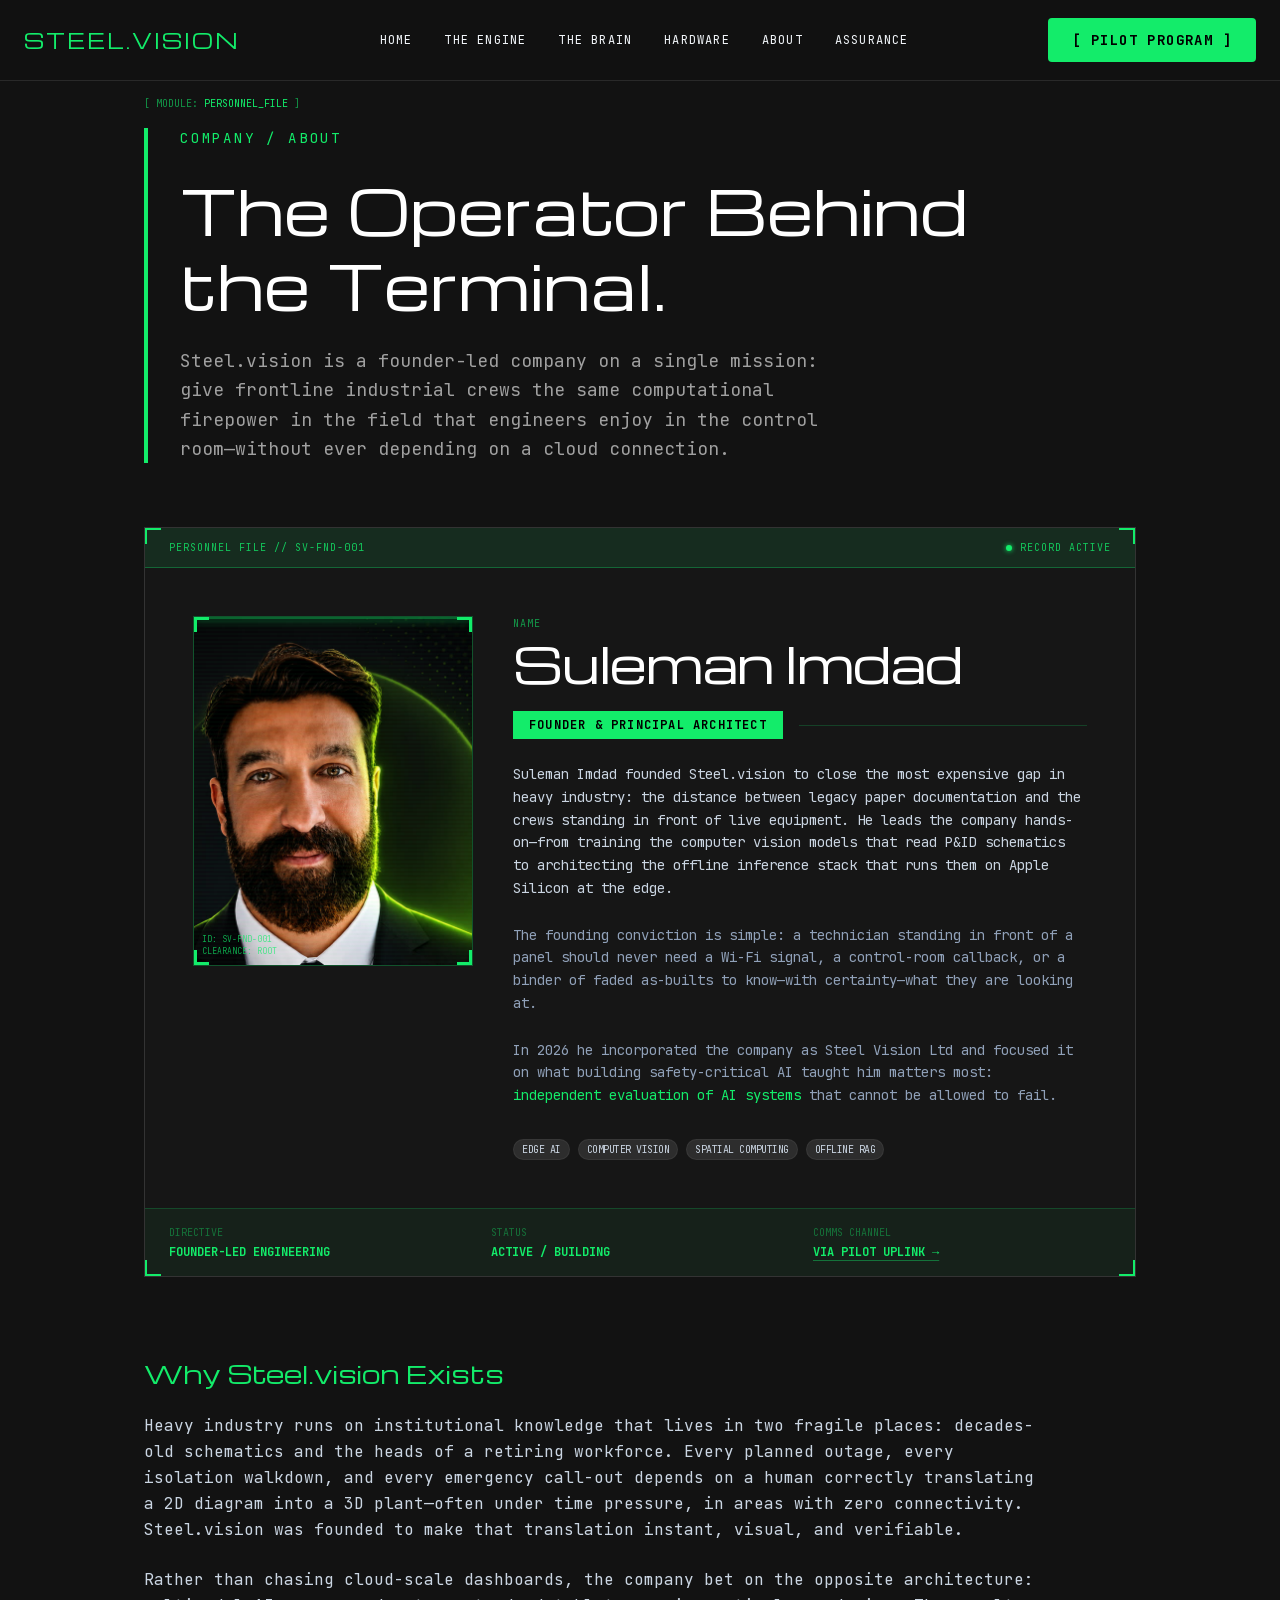
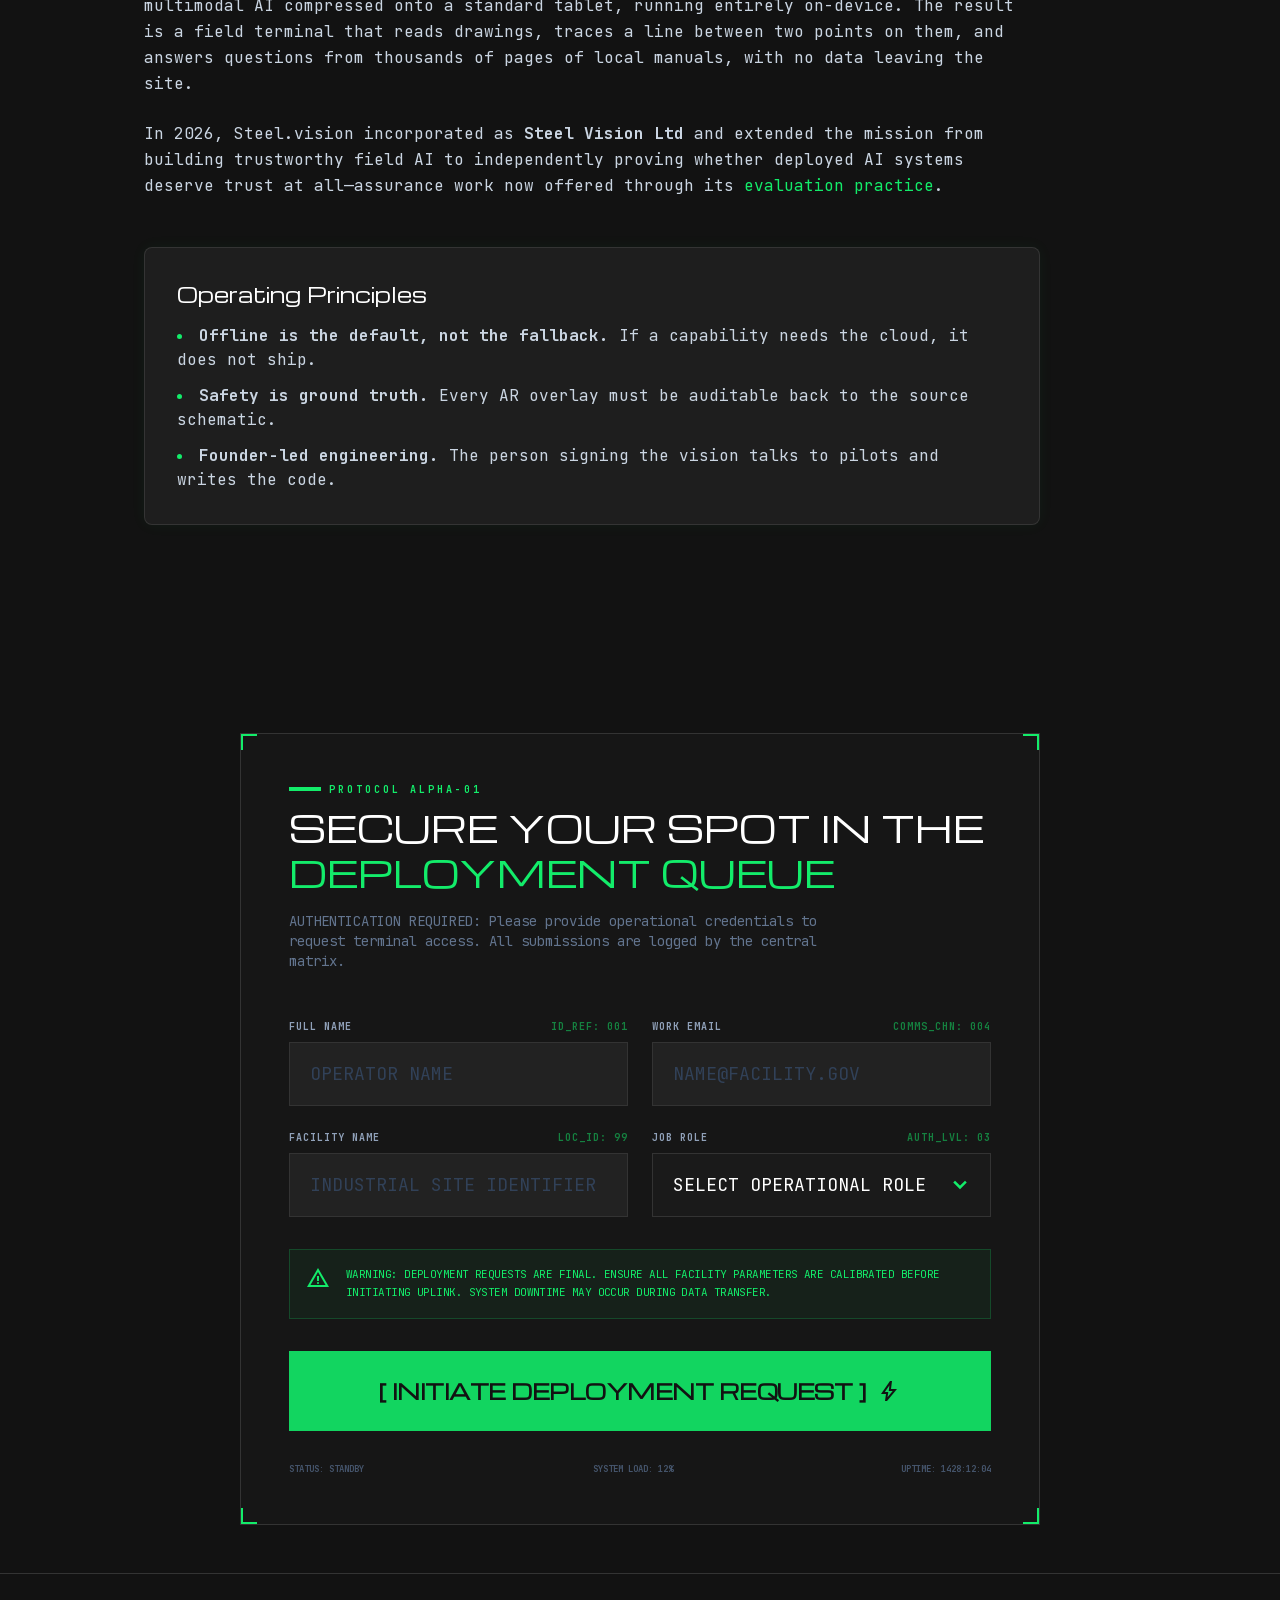
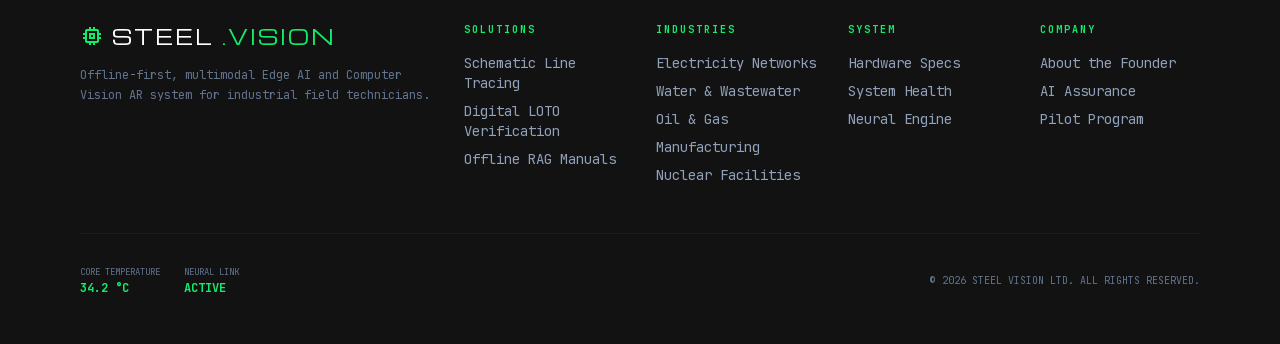
<file: about.html>
<!DOCTYPE html><!--IScKKh_ClFgHNZeSiV_tK--><html lang="en" class="dark scroll-smooth"><head><meta charSet="utf-8"/><meta name="viewport" content="width=device-width, initial-scale=1"/><link rel="preload" href="/_next/static/media/051742360c26797e-s.p.102b7f24.woff2" as="font" crossorigin="" type="font/woff2"/><link rel="preload" href="/_next/static/media/fe83cf2ab39e9c57-s.p.442acfff.woff2" as="font" crossorigin="" type="font/woff2"/><link rel="preload" href="/founder-portrait.jpg" as="image"/><link rel="stylesheet" href="/_next/static/chunks/fc85f569890aa0d5.css" data-precedence="next"/><link rel="preload" as="script" fetchPriority="low" href="/_next/static/chunks/67cd025f2d6ef0fa.js"/><script src="/_next/static/chunks/c59482915181f9e0.js" async=""></script><script src="/_next/static/chunks/3f386884f0a45eca.js" async=""></script><script src="/_next/static/chunks/be74c53ce30f3272.js" async=""></script><script src="/_next/static/chunks/turbopack-59da84809ce98745.js" async=""></script><script src="/_next/static/chunks/c72531840dabe999.js" async=""></script><script src="/_next/static/chunks/343b34660a74ed2f.js" async=""></script><script src="/_next/static/chunks/4cb85d0924db4060.js" async=""></script><script src="/_next/static/chunks/8323cfa0fba9cbfc.js" async=""></script><link rel="preload" href="https://fonts.googleapis.com/css2?family=Material+Symbols+Outlined:opsz,wght,FILL,GRAD@20..48,100..700,0..1,-50..200&amp;display=swap" as="style"/><meta name="next-size-adjust" content=""/><title>Steel.vision | About the Founder</title><meta name="description" content="Steel.vision was founded by Suleman Imdad to bring offline-first edge AI and computer vision to frontline maintenance crews in heavy industry."/><meta property="og:title" content="Suleman Imdad — Founder of Steel.vision"/><meta property="og:description" content="Founder &amp; Principal Architect building offline-first edge AI and computer vision for heavy industry."/><meta property="og:image" content="https://steel.vision/founder-card.jpg"/><meta property="og:image:width" content="1254"/><meta property="og:image:height" content="1254"/><meta property="og:image:alt" content="Suleman Imdad, Founder &amp; Principal Architect of Steel.vision"/><meta name="twitter:card" content="summary_large_image"/><meta name="twitter:title" content="Suleman Imdad — Founder of Steel.vision"/><meta name="twitter:description" content="Founder &amp; Principal Architect building offline-first edge AI and computer vision for heavy industry."/><meta name="twitter:image" content="https://steel.vision/founder-card.jpg"/><link rel="icon" href="/favicon.ico?favicon.0b3bf435.ico" sizes="256x256" type="image/x-icon"/><link href="https://fonts.googleapis.com/css2?family=Material+Symbols+Outlined:opsz,wght,FILL,GRAD@20..48,100..700,0..1,-50..200&amp;display=swap" rel="stylesheet"/><script src="/_next/static/chunks/a6dad97d9634a72d.js" noModule=""></script></head><body class="michroma_b9eeaa69-module__I8TjCW__variable jetbrains_mono_609ca84a-module__PQ_eYW__variable antialiased bg-background-dark text-slate-100 font-mono"><div hidden=""><!--$--><!--/$--></div><main class="bg-[#121212] flex flex-col font-mono overflow-x-hidden text-slate-100 min-h-screen"><nav class="fixed top-0 w-full z-50 bg-[#121212]/80 backdrop-blur-md border-b border-white/10"><div class="max-w-7xl mx-auto px-6 h-20 flex items-center justify-between"><a class="text-[#13ec6a] font-display text-xl tracking-widest" href="/#home">STEEL.VISION</a><div class="hidden md:flex space-x-8 font-mono text-xs uppercase tracking-widest"><a class="hover:text-white transition-colors duration-200" href="/#home">Home</a><a class="hover:text-white transition-colors duration-200" href="/#engine">The Engine</a><a class="hover:text-white transition-colors duration-200" href="/#brain">The Brain</a><a class="hover:text-white transition-colors duration-200" href="/#hardware">Hardware</a><a class="hover:text-white transition-colors duration-200" href="/about">About</a><a class="hover:text-white transition-colors duration-200" href="/assurance">Assurance</a></div><a class="bg-[#13ec6a] text-black font-mono text-sm font-bold py-3 px-6 rounded-sm hover:bg-[#10c85a] transition-colors duration-200 uppercase tracking-widest hidden md:inline-block" href="/#pilot">[ PILOT PROGRAM ]</a><div class="md:hidden flex items-center"><button class="text-white/60 hover:text-white focus:outline-none" aria-label="Toggle menu"><svg class="w-8 h-8" fill="none" stroke="currentColor" viewBox="0 0 24 24" xmlns="http://www.w3.org/2000/svg"><path stroke-linecap="round" stroke-linejoin="round" stroke-width="2" d="M4 6h16M4 12h16M4 18h16"></path></svg></button></div></div></nav><script type="application/ld+json">{"@context":"https://schema.org","@type":"Organization","name":"Steel.vision","legalName":"STEEL VISION LTD","url":"https://steel.vision","description":"Offline-first, multimodal Edge AI for industrial field technicians, and independent AI assurance for regulated, high-stakes environments.","founder":{"@type":"Person","name":"Suleman Imdad","jobTitle":"Founder & Principal Architect","image":"https://steel.vision/founder-portrait.jpg"}}</script><section class="relative pt-32 pb-20 px-6 lg:px-20 max-w-6xl mx-auto w-full"><div class="absolute top-24 left-6 lg:left-20 z-20 font-mono text-[10px] text-[#13ec6a]/60 animate-flicker hidden lg:block">[ MODULE: <span class="text-[#13ec6a]">PERSONNEL_FILE</span> ]</div><div class="flex flex-col gap-6 max-w-4xl border-l-4 border-[#13ec6a] pl-8 mb-16"><p class="font-mono text-[#13ec6a] text-sm tracking-[0.2em] uppercase">Company / About</p><h1 class="font-display text-4xl md:text-6xl text-white leading-tight">The Operator Behind the Terminal.</h1><p class="font-mono text-[#a0a0a0] text-lg max-w-2xl leading-relaxed">Steel.vision is a founder-led company on a single mission: give frontline industrial crews the same computational firepower in the field that engineers enjoy in the control room—without ever depending on a cloud connection.</p></div><div class="w-full border border-[#333] bg-[#1a1a1a]/50 relative overflow-hidden mb-20"><div class="absolute top-0 left-0 w-4 h-4 border-t-2 border-l-2 border-[#13ec6a]"></div><div class="absolute top-0 right-0 w-4 h-4 border-t-2 border-r-2 border-[#13ec6a]"></div><div class="absolute bottom-0 left-0 w-4 h-4 border-b-2 border-l-2 border-[#13ec6a]"></div><div class="absolute bottom-0 right-0 w-4 h-4 border-b-2 border-r-2 border-[#13ec6a]"></div><div class="bg-[#13ec6a]/10 border-b border-[#13ec6a]/30 px-6 py-3 flex justify-between items-center"><span class="font-mono text-[10px] text-[#13ec6a]/80 tracking-widest uppercase">Personnel File // SV-FND-001</span><div class="flex items-center gap-2"><div class="size-1.5 rounded-full bg-[#13ec6a] pulse-dot shadow-[0_0_5px_#13ec6a]"></div><span class="font-mono text-[10px] text-[#13ec6a]/80 tracking-widest uppercase">Record Active</span></div></div><div class="grid grid-cols-1 md:grid-cols-[280px_1fr] gap-10 p-8 md:p-12"><div class="relative aspect-[4/5] w-full max-w-[280px] bg-[#111] border border-[#13ec6a]/30 overflow-hidden mx-auto md:mx-0"><div class="absolute inset-0 bg-[linear-gradient(to_bottom,rgba(19,236,106,0.05)_50%,rgba(0,0,0,0)_50%)] bg-[length:100%_4px] opacity-40 z-10 pointer-events-none"></div><div class="absolute inset-0 pointer-events-none bg-[linear-gradient(to_right,rgba(19,236,106,0.06)_1px,transparent_1px),linear-gradient(to_bottom,rgba(19,236,106,0.06)_1px,transparent_1px)] bg-[length:20px_20px]"></div><img src="/founder-portrait.jpg" alt="Suleman Imdad, Founder &amp; Principal Architect of Steel.vision" class="absolute inset-0 w-full h-full object-cover"/><div class="absolute -top-px -left-px w-4 h-4 border-t-4 border-l-4 border-[#13ec6a] animate-pulse-bracket"></div><div class="absolute -top-px -right-px w-4 h-4 border-t-4 border-r-4 border-[#13ec6a] animate-pulse-bracket"></div><div class="absolute -bottom-px -left-px w-4 h-4 border-b-4 border-l-4 border-[#13ec6a] animate-pulse-bracket"></div><div class="absolute -bottom-px -right-px w-4 h-4 border-b-4 border-r-4 border-[#13ec6a] animate-pulse-bracket"></div><div class="absolute bottom-2 left-2 font-mono text-[8px] text-[#13ec6a]/70 animate-data-flicker z-20">ID: SV-FND-001<br/>CLEARANCE: ROOT</div><div class="absolute left-0 right-0 h-[2px] bg-[#13ec6a]/40 shadow-[0_0_10px_#13ec6a] animate-scan z-10"></div></div><div class="flex flex-col gap-6"><div class="flex flex-col gap-2"><span class="font-mono text-[10px] text-[#13ec6a]/60 uppercase tracking-widest">Name</span><h2 class="font-display text-3xl md:text-5xl text-white tracking-tight">Suleman Imdad</h2></div><div class="flex items-center gap-4"><span class="px-4 py-1.5 bg-[#13ec6a] text-black font-mono text-xs font-bold uppercase tracking-widest">Founder &amp; Principal Architect</span><div class="h-[1px] flex-1 bg-[#13ec6a]/20"></div></div><p class="font-mono text-slate-300 text-sm leading-relaxed">Suleman Imdad founded Steel.vision to close the most expensive gap in heavy industry: the distance between legacy paper documentation and the crews standing in front of live equipment. He leads the company hands-on—from training the computer vision models that read P&amp;ID schematics to architecting the offline inference stack that runs them on Apple Silicon at the edge.</p><p class="font-mono text-slate-400 text-sm leading-relaxed">The founding conviction is simple: a technician standing in front of a panel should never need a Wi-Fi signal, a control-room callback, or a binder of faded as-builts to know—with certainty—what they are looking at.</p><p class="font-mono text-slate-400 text-sm leading-relaxed">In 2026 he incorporated the company as Steel Vision Ltd and focused it on what building safety-critical AI taught him matters most: <a href="/assurance" class="text-[#13ec6a] hover:brightness-125 transition-all">independent evaluation of AI systems</a> that cannot be allowed to fail.</p><div class="flex flex-wrap gap-2 mt-auto pt-2"><span class="font-mono text-[10px] uppercase tracking-tighter px-2 py-0.5 rounded-full bg-white/10 text-slate-300 border border-white/5">Edge AI</span><span class="font-mono text-[10px] uppercase tracking-tighter px-2 py-0.5 rounded-full bg-white/10 text-slate-300 border border-white/5">Computer Vision</span><span class="font-mono text-[10px] uppercase tracking-tighter px-2 py-0.5 rounded-full bg-white/10 text-slate-300 border border-white/5">Spatial Computing</span><span class="font-mono text-[10px] uppercase tracking-tighter px-2 py-0.5 rounded-full bg-white/10 text-slate-300 border border-white/5">Offline RAG</span></div></div></div><div class="bg-[#13ec6a]/5 border-t border-[#13ec6a]/20 px-6 py-4 grid grid-cols-1 md:grid-cols-3 gap-6"><div class="flex flex-col gap-1"><span class="text-[10px] text-[#13ec6a]/40 uppercase font-mono">Directive</span><span class="text-[#13ec6a] font-mono font-bold text-xs uppercase">Founder-Led Engineering</span></div><div class="flex flex-col gap-1"><span class="text-[10px] text-[#13ec6a]/40 uppercase font-mono">Status</span><span class="text-[#13ec6a] font-mono font-bold text-xs uppercase">Active / Building</span></div><div class="flex flex-col gap-1"><span class="text-[10px] text-[#13ec6a]/40 uppercase font-mono">Comms Channel</span><a href="#pilot" class="text-[#13ec6a] font-mono font-bold text-xs uppercase hover:brightness-125 transition-all underline underline-offset-4 decoration-[#13ec6a]/40">Via Pilot Uplink →</a></div></div></div><article class="prose prose-invert prose-slate max-w-4xl font-mono text-slate-300"><h2 class="text-[#13ec6a] text-2xl font-display mt-10 mb-6">Why Steel.vision Exists</h2><p class="mb-6 leading-relaxed">Heavy industry runs on institutional knowledge that lives in two fragile places: decades-old schematics and the heads of a retiring workforce. Every planned outage, every isolation walkdown, and every emergency call-out depends on a human correctly translating a 2D diagram into a 3D plant—often under time pressure, in areas with zero connectivity. Steel.vision was founded to make that translation instant, visual, and verifiable.</p><p class="mb-6 leading-relaxed">Rather than chasing cloud-scale dashboards, the company bet on the opposite architecture: multimodal AI compressed onto a standard tablet, running entirely on-device. The result is a field terminal that reads drawings, traces a line between two points on them, and answers questions from thousands of pages of local manuals, with no data leaving the site.</p><p class="mb-6 leading-relaxed">In 2026, Steel.vision incorporated as <strong>Steel Vision Ltd</strong> and extended the mission from building trustworthy field AI to independently proving whether deployed AI systems deserve trust at all—assurance work now offered through its <a href="/assurance" class="text-[#13ec6a]">evaluation practice</a>.</p><div class="bg-white/5 border border-white/10 p-8 rounded-lg my-12 shadow-[0_0_15px_rgba(19,236,106,0.05)]"><h3 class="text-white text-xl font-display mb-4">Operating Principles</h3><ul class="list-disc list-inside space-y-3 marker:text-[#13ec6a]"><li><strong>Offline is the default, not the fallback.</strong> If a capability needs the cloud, it does not ship.</li><li><strong>Safety is ground truth.</strong> Every AR overlay must be auditable back to the source schematic.</li><li><strong>Founder-led engineering.</strong> The person signing the vision talks to pilots and writes the code.</li></ul></div></article></section><section id="pilot" class="relative min-h-screen pt-20 flex flex-col items-center justify-center p-6 py-12 bg-[#121212] flex-1"><div class="absolute inset-0 bg-[radial-gradient(#13ec6a_0.5px,transparent_0.5px)] bg-[size:24px_24px] opacity-[0.03] pointer-events-none"></div><div class="w-full max-w-[800px] border border-[#333] bg-[#1a1a1a]/50 p-8 md:p-12 relative overflow-hidden z-10"><div class="absolute top-0 left-0 w-4 h-4 border-t-2 border-l-2 border-[#13ec6a]"></div><div class="absolute top-0 right-0 w-4 h-4 border-t-2 border-r-2 border-[#13ec6a]"></div><div class="absolute bottom-0 left-0 w-4 h-4 border-b-2 border-l-2 border-[#13ec6a]"></div><div class="absolute bottom-0 right-0 w-4 h-4 border-b-2 border-r-2 border-[#13ec6a]"></div><div class="mb-12"><div class="flex items-center gap-2 text-[#13ec6a] mb-2"><span class="h-1 w-8 bg-[#13ec6a]"></span><span class="text-[10px] uppercase tracking-[0.3em] font-bold">Protocol Alpha-01</span></div><h2 class="font-display text-2xl md:text-4xl text-white leading-tight uppercase">Secure your spot in the <span class="text-[#13ec6a]">Deployment Queue</span></h2><p class="text-slate-500 mt-4 text-sm max-w-xl font-mono">AUTHENTICATION REQUIRED: Please provide operational credentials to request terminal access. All submissions are logged by the central matrix.</p></div><form class="space-y-8"><div class="grid grid-cols-1 md:grid-cols-2 gap-6"><div class="flex flex-col gap-2"><label class="text-[10px] uppercase tracking-widest font-bold text-slate-400 flex justify-between font-mono"><span>Full Name</span><span class="text-[#13ec6a]/50">ID_REF: 001</span></label><input required="" class="w-full bg-[#1a1a1a] border border-[#333] text-white h-16 px-5 focus:outline-none focus:border-[#13ec6a] focus:shadow-[0_0_15px_rgba(19,236,106,0.4)] transition-all placeholder:text-slate-700 font-mono text-lg" placeholder="OPERATOR NAME" type="text" name="name"/></div><div class="flex flex-col gap-2"><label class="text-[10px] uppercase tracking-widest font-bold text-slate-400 flex justify-between font-mono"><span>Work Email</span><span class="text-[#13ec6a]/50">COMMS_CHN: 004</span></label><input required="" class="w-full bg-[#1a1a1a] border border-[#333] text-white h-16 px-5 focus:outline-none focus:border-[#13ec6a] focus:shadow-[0_0_15px_rgba(19,236,106,0.4)] transition-all placeholder:text-slate-700 font-mono text-lg" placeholder="NAME@FACILITY.GOV" type="email" name="email"/></div><div class="flex flex-col gap-2"><label class="text-[10px] uppercase tracking-widest font-bold text-slate-400 flex justify-between font-mono"><span>Facility Name</span><span class="text-[#13ec6a]/50">LOC_ID: 99</span></label><input required="" class="w-full bg-[#1a1a1a] border border-[#333] text-white h-16 px-5 focus:outline-none focus:border-[#13ec6a] focus:shadow-[0_0_15px_rgba(19,236,106,0.4)] transition-all placeholder:text-slate-700 font-mono text-lg" placeholder="INDUSTRIAL SITE IDENTIFIER" type="text" name="facility"/></div><div class="flex flex-col gap-2"><label class="text-[10px] uppercase tracking-widest font-bold text-slate-400 flex justify-between font-mono"><span>Job Role</span><span class="text-[#13ec6a]/50">AUTH_LVL: 03</span></label><div class="relative group"><button type="button" class="w-full bg-[#1a1a1a] border border-[#333] text-white h-16 px-5 flex items-center justify-between focus:outline-none focus:border-[#13ec6a] focus:shadow-[0_0_15px_rgba(19,236,106,0.4)] transition-all font-mono text-lg cursor-pointer text-left overflow-hidden"><span class="truncate pr-2">SELECT OPERATIONAL ROLE</span><svg class="w-5 h-5 text-[#13ec6a] shrink-0" fill="none" stroke="currentColor" stroke-linecap="square" stroke-linejoin="miter" stroke-width="3" viewBox="0 0 24 24"><path d="M6 9l6 6 6-6"></path></svg></button><div class="absolute left-0 right-0 top-full mt-1 z-50 bg-[#121212] border border-white/10 opacity-0 invisible group-focus-within:opacity-100 group-focus-within:visible transition-all duration-200 shadow-[0_10px_30px_rgba(0,0,0,0.8)]"><ul class="py-0 font-mono text-sm uppercase m-0 list-none p-0"><li><button type="button" class="w-full px-5 py-4 text-left hover:bg-[#13ec6a] hover:text-black transition-colors border-b border-white/5 cursor-pointer">SYSTEM ENGINEER</button></li><li><button type="button" class="w-full px-5 py-4 text-left hover:bg-[#13ec6a] hover:text-black transition-colors border-b border-white/5 cursor-pointer">SITE ARCHITECT</button></li><li><button type="button" class="w-full px-5 py-4 text-left hover:bg-[#13ec6a] hover:text-black transition-colors border-b border-white/5 cursor-pointer">CORE OPERATOR</button></li><li><button type="button" class="w-full px-5 py-4 text-left hover:bg-[#13ec6a] hover:text-black transition-colors cursor-pointer">SECURITY OVERSEER</button></li></ul></div></div></div></div><div class="p-4 border border-[#13ec6a]/20 bg-[#13ec6a]/5 flex gap-4 items-start"><span class="material-symbols-outlined text-[#13ec6a]">warning</span><p class="text-[11px] text-[#13ec6a] leading-relaxed uppercase tracking-tighter font-mono m-0">Warning: Deployment requests are final. Ensure all facility parameters are calibrated before initiating uplink. System downtime may occur during data transfer.</p></div><button type="submit" class="group relative w-full h-20 bg-[#13ec6a] hover:bg-white disabled:opacity-50 disabled:bg-[#13ec6a]/50 transition-colors duration-300 overflow-hidden disabled:cursor-not-allowed border-none cursor-pointer"><div class="absolute inset-0 bg-[#121212]/10 group-hover:bg-transparent"></div><span class="relative font-display text-[#121212] text-lg md:text-xl font-black tracking-tight flex items-center justify-center gap-3">[ INITIATE DEPLOYMENT REQUEST ]<span class="material-symbols-outlined">bolt</span></span></button><div class="flex justify-between items-center text-[9px] text-slate-600 uppercase font-bold font-mono"><span>Status: <!-- -->Standby</span><span>System Load: 12%</span><span>Uptime: 1428:12:04</span></div></form></div></section></main><!--$--><!--/$--><footer class="w-full px-6 md:px-20 py-12 border-t border-[#333] bg-[#121212] flex flex-col gap-12 relative z-10 font-mono text-slate-100"><div class="grid grid-cols-1 md:grid-cols-2 lg:grid-cols-6 gap-8"><div class="flex flex-col gap-4 md:col-span-2"><a class="font-display text-xl text-white tracking-widest uppercase flex items-center gap-2" href="/"><span class="material-symbols-outlined text-[#13ec6a]">memory</span>Steel<span class="text-[#13ec6a]">.vision</span></a><p class="text-slate-500 text-xs leading-relaxed">Offline-first, multimodal Edge AI and Computer Vision AR system for industrial field technicians.</p></div><div class="flex flex-col gap-4"><h4 class="text-[#13ec6a] text-[10px] uppercase tracking-[0.2em] font-bold">Solutions</h4><ul class="flex flex-col gap-2 text-sm text-slate-400"><li><a class="hover:text-[#13ec6a] transition-colors" href="/solutions/pid-line-tracing">Schematic Line Tracing</a></li><li><a class="hover:text-[#13ec6a] transition-colors" href="/solutions/digital-loto-verification">Digital LOTO Verification</a></li><li><a class="hover:text-[#13ec6a] transition-colors" href="/solutions/offline-rag-manuals">Offline RAG Manuals</a></li></ul></div><div class="flex flex-col gap-4"><h4 class="text-[#13ec6a] text-[10px] uppercase tracking-[0.2em] font-bold">Industries</h4><ul class="flex flex-col gap-2 text-sm text-slate-400"><li><a class="hover:text-[#13ec6a] transition-colors" href="/industries/utility-grids">Electricity Networks</a></li><li><a class="hover:text-[#13ec6a] transition-colors" href="/industries/water">Water &amp; Wastewater</a></li><li><a class="hover:text-[#13ec6a] transition-colors" href="/industries/oil-and-gas">Oil &amp; Gas</a></li><li><a class="hover:text-[#13ec6a] transition-colors" href="/industries/manufacturing">Manufacturing</a></li><li><a class="hover:text-[#13ec6a] transition-colors" href="/industries/nuclear-facilities">Nuclear Facilities</a></li></ul></div><div class="flex flex-col gap-4"><h4 class="text-[#13ec6a] text-[10px] uppercase tracking-[0.2em] font-bold">System</h4><ul class="flex flex-col gap-2 text-sm text-slate-400"><li><a class="hover:text-[#13ec6a] transition-colors" href="/#hardware">Hardware Specs</a></li><li><a class="hover:text-[#13ec6a] transition-colors" href="/#engine">System Health</a></li><li><a class="hover:text-[#13ec6a] transition-colors" href="/#brain">Neural Engine</a></li></ul></div><div class="flex flex-col gap-4"><h4 class="text-[#13ec6a] text-[10px] uppercase tracking-[0.2em] font-bold">Company</h4><ul class="flex flex-col gap-2 text-sm text-slate-400"><li><a class="hover:text-[#13ec6a] transition-colors" href="/about">About the Founder</a></li><li><a class="hover:text-[#13ec6a] transition-colors" href="/assurance">AI Assurance</a></li><li><a class="hover:text-[#13ec6a] transition-colors" href="/#pilot">Pilot Program</a></li></ul></div></div><div class="flex flex-wrap justify-between items-center gap-4 pt-8 border-t border-white/5"><div class="flex gap-6"><div class="flex flex-col"><span class="text-[9px] text-slate-500 uppercase font-mono">Core Temperature</span><span class="text-xs text-[#13ec6a] font-bold font-mono">34.2 °C</span></div><div class="flex flex-col"><span class="text-[9px] text-slate-500 uppercase font-mono">Neural Link</span><span class="text-xs text-[#13ec6a] font-bold font-mono">ACTIVE</span></div></div><div class="text-[10px] text-slate-500 text-right font-mono">© <!-- -->2026<!-- --> STEEL VISION LTD. ALL RIGHTS RESERVED.</div></div></footer><script src="/_next/static/chunks/67cd025f2d6ef0fa.js" id="_R_" async=""></script><script>(self.__next_f=self.__next_f||[]).push([0])</script><script>self.__next_f.push([1,"1:\"$Sreact.fragment\"\n2:I[32541,[\"/_next/static/chunks/c72531840dabe999.js\",\"/_next/static/chunks/343b34660a74ed2f.js\"],\"default\"]\n3:I[47338,[\"/_next/static/chunks/c72531840dabe999.js\",\"/_next/static/chunks/343b34660a74ed2f.js\"],\"default\"]\n4:I[18781,[\"/_next/static/chunks/4cb85d0924db4060.js\"],\"\"]\nf:I[65692,[],\"default\"]\n:HL[\"/_next/static/chunks/fc85f569890aa0d5.css\",\"style\"]\n:HL[\"/_next/static/media/051742360c26797e-s.p.102b7f24.woff2\",\"font\",{\"crossOrigin\":\"\",\"type\":\"font/woff2\"}]\n:HL[\"/_next/static/media/fe83cf2ab39e9c57-s.p.442acfff.woff2\",\"font\",{\"crossOrigin\":\"\",\"type\":\"font/woff2\"}]\n:HL[\"https://fonts.googleapis.com/css2?family=Material+Symbols+Outlined:opsz,wght,FILL,GRAD@20..48,100..700,0..1,-50..200\u0026display=swap\",\"style\"]\n"])</script><script>self.__next_f.push([1,"0:{\"P\":null,\"b\":\"IScKKh-ClFgHNZeSiV_tK\",\"c\":[\"\",\"about\"],\"q\":\"\",\"i\":false,\"f\":[[[\"\",{\"children\":[\"about\",{\"children\":[\"__PAGE__\",{}]}]},\"$undefined\",\"$undefined\",true],[[\"$\",\"$1\",\"c\",{\"children\":[[[\"$\",\"link\",\"0\",{\"rel\":\"stylesheet\",\"href\":\"/_next/static/chunks/fc85f569890aa0d5.css\",\"precedence\":\"next\",\"crossOrigin\":\"$undefined\",\"nonce\":\"$undefined\"}],[\"$\",\"script\",\"script-0\",{\"src\":\"/_next/static/chunks/4cb85d0924db4060.js\",\"async\":true,\"nonce\":\"$undefined\"}]],[\"$\",\"html\",null,{\"lang\":\"en\",\"className\":\"dark scroll-smooth\",\"children\":[[\"$\",\"head\",null,{\"children\":[\"$\",\"link\",null,{\"href\":\"https://fonts.googleapis.com/css2?family=Material+Symbols+Outlined:opsz,wght,FILL,GRAD@20..48,100..700,0..1,-50..200\u0026display=swap\",\"rel\":\"stylesheet\"}]}],[\"$\",\"body\",null,{\"className\":\"michroma_b9eeaa69-module__I8TjCW__variable jetbrains_mono_609ca84a-module__PQ_eYW__variable antialiased bg-background-dark text-slate-100 font-mono\",\"children\":[[\"$\",\"$L2\",null,{\"parallelRouterKey\":\"children\",\"error\":\"$undefined\",\"errorStyles\":\"$undefined\",\"errorScripts\":\"$undefined\",\"template\":[\"$\",\"$L3\",null,{}],\"templateStyles\":\"$undefined\",\"templateScripts\":\"$undefined\",\"notFound\":[[[\"$\",\"title\",null,{\"children\":\"404: This page could not be found.\"}],[\"$\",\"div\",null,{\"style\":{\"fontFamily\":\"system-ui,\\\"Segoe UI\\\",Roboto,Helvetica,Arial,sans-serif,\\\"Apple Color Emoji\\\",\\\"Segoe UI Emoji\\\"\",\"height\":\"100vh\",\"textAlign\":\"center\",\"display\":\"flex\",\"flexDirection\":\"column\",\"alignItems\":\"center\",\"justifyContent\":\"center\"},\"children\":[\"$\",\"div\",null,{\"children\":[[\"$\",\"style\",null,{\"dangerouslySetInnerHTML\":{\"__html\":\"body{color:#000;background:#fff;margin:0}.next-error-h1{border-right:1px solid rgba(0,0,0,.3)}@media (prefers-color-scheme:dark){body{color:#fff;background:#000}.next-error-h1{border-right:1px solid rgba(255,255,255,.3)}}\"}}],[\"$\",\"h1\",null,{\"className\":\"next-error-h1\",\"style\":{\"display\":\"inline-block\",\"margin\":\"0 20px 0 0\",\"padding\":\"0 23px 0 0\",\"fontSize\":24,\"fontWeight\":500,\"verticalAlign\":\"top\",\"lineHeight\":\"49px\"},\"children\":404}],[\"$\",\"div\",null,{\"style\":{\"display\":\"inline-block\"},\"children\":[\"$\",\"h2\",null,{\"style\":{\"fontSize\":14,\"fontWeight\":400,\"lineHeight\":\"49px\",\"margin\":0},\"children\":\"This page could not be found.\"}]}]]}]}]],[]],\"forbidden\":\"$undefined\",\"unauthorized\":\"$undefined\"}],[\"$\",\"footer\",null,{\"className\":\"w-full px-6 md:px-20 py-12 border-t border-[#333] bg-[#121212] flex flex-col gap-12 relative z-10 font-mono text-slate-100\",\"children\":[[\"$\",\"div\",null,{\"className\":\"grid grid-cols-1 md:grid-cols-2 lg:grid-cols-6 gap-8\",\"children\":[[\"$\",\"div\",null,{\"className\":\"flex flex-col gap-4 md:col-span-2\",\"children\":[[\"$\",\"$L4\",null,{\"href\":\"/\",\"className\":\"font-display text-xl text-white tracking-widest uppercase flex items-center gap-2\",\"children\":[[\"$\",\"span\",null,{\"className\":\"material-symbols-outlined text-[#13ec6a]\",\"children\":\"memory\"}],\"Steel\",[\"$\",\"span\",null,{\"className\":\"text-[#13ec6a]\",\"children\":\".vision\"}]]}],[\"$\",\"p\",null,{\"className\":\"text-slate-500 text-xs leading-relaxed\",\"children\":\"Offline-first, multimodal Edge AI and Computer Vision AR system for industrial field technicians.\"}]]}],[\"$\",\"div\",null,{\"className\":\"flex flex-col gap-4\",\"children\":[[\"$\",\"h4\",null,{\"className\":\"text-[#13ec6a] text-[10px] uppercase tracking-[0.2em] font-bold\",\"children\":\"Solutions\"}],[\"$\",\"ul\",null,{\"className\":\"flex flex-col gap-2 text-sm text-slate-400\",\"children\":[[\"$\",\"li\",null,{\"children\":[\"$\",\"$L4\",null,{\"href\":\"/solutions/pid-line-tracing\",\"className\":\"hover:text-[#13ec6a] transition-colors\",\"children\":\"Schematic Line Tracing\"}]}],[\"$\",\"li\",null,{\"children\":[\"$\",\"$L4\",null,{\"href\":\"/solutions/digital-loto-verification\",\"className\":\"hover:text-[#13ec6a] transition-colors\",\"children\":\"Digital LOTO Verification\"}]}],[\"$\",\"li\",null,{\"children\":[\"$\",\"$L4\",null,{\"href\":\"/solutions/offline-rag-manuals\",\"className\":\"hover:text-[#13ec6a] transition-colors\",\"children\":\"Offline RAG Manuals\"}]}]]}]]}],[\"$\",\"div\",null,{\"className\":\"flex flex-col gap-4\",\"children\":[[\"$\",\"h4\",null,{\"className\":\"text-[#13ec6a] text-[10px] uppercase tracking-[0.2em] font-bold\",\"children\":\"Industries\"}],[\"$\",\"ul\",null,{\"className\":\"flex flex-col gap-2 text-sm text-slate-400\",\"children\":[[\"$\",\"li\",null,{\"children\":[\"$\",\"$L4\",null,{\"href\":\"/industries/utility-grids\",\"className\":\"hover:text-[#13ec6a] transition-colors\",\"children\":\"Electricity Networks\"}]}],[\"$\",\"li\",null,{\"children\":\"$L5\"}],\"$L6\",\"$L7\",\"$L8\"]}]]}],\"$L9\",\"$La\"]}],\"$Lb\"]}]]}]]}]]}],{\"children\":[\"$Lc\",{\"children\":[\"$Ld\",{},null,false,false]},null,false,false]},null,false,false],\"$Le\",false]],\"m\":\"$undefined\",\"G\":[\"$f\",[]],\"S\":true}\n"])</script><script>self.__next_f.push([1,"10:I[41042,[\"/_next/static/chunks/4cb85d0924db4060.js\",\"/_next/static/chunks/8323cfa0fba9cbfc.js\"],\"default\"]\n1c:I[15290,[\"/_next/static/chunks/c72531840dabe999.js\",\"/_next/static/chunks/343b34660a74ed2f.js\"],\"ViewportBoundary\"]\n1e:I[15290,[\"/_next/static/chunks/c72531840dabe999.js\",\"/_next/static/chunks/343b34660a74ed2f.js\"],\"MetadataBoundary\"]\n1f:\"$Sreact.suspense\"\n:HL[\"/founder-portrait.jpg\",\"image\"]\n5:[\"$\",\"$L4\",null,{\"href\":\"/industries/water\",\"className\":\"hover:text-[#13ec6a] transition-colors\",\"children\":\"Water \u0026 Wastewater\"}]\n6:[\"$\",\"li\",null,{\"children\":[\"$\",\"$L4\",null,{\"href\":\"/industries/oil-and-gas\",\"className\":\"hover:text-[#13ec6a] transition-colors\",\"children\":\"Oil \u0026 Gas\"}]}]\n7:[\"$\",\"li\",null,{\"children\":[\"$\",\"$L4\",null,{\"href\":\"/industries/manufacturing\",\"className\":\"hover:text-[#13ec6a] transition-colors\",\"children\":\"Manufacturing\"}]}]\n8:[\"$\",\"li\",null,{\"children\":[\"$\",\"$L4\",null,{\"href\":\"/industries/nuclear-facilities\",\"className\":\"hover:text-[#13ec6a] transition-colors\",\"children\":\"Nuclear Facilities\"}]}]\n9:[\"$\",\"div\",null,{\"className\":\"flex flex-col gap-4\",\"children\":[[\"$\",\"h4\",null,{\"className\":\"text-[#13ec6a] text-[10px] uppercase tracking-[0.2em] font-bold\",\"children\":\"System\"}],[\"$\",\"ul\",null,{\"className\":\"flex flex-col gap-2 text-sm text-slate-400\",\"children\":[[\"$\",\"li\",null,{\"children\":[\"$\",\"$L4\",null,{\"href\":\"/#hardware\",\"className\":\"hover:text-[#13ec6a] transition-colors\",\"children\":\"Hardware Specs\"}]}],[\"$\",\"li\",null,{\"children\":[\"$\",\"$L4\",null,{\"href\":\"/#engine\",\"className\":\"hover:text-[#13ec6a] transition-colors\",\"children\":\"System Health\"}]}],[\"$\",\"li\",null,{\"children\":[\"$\",\"$L4\",null,{\"href\":\"/#brain\",\"className\":\"hover:text-[#13ec6a] transition-colors\",\"children\":\"Neural Engine\"}]}]]}]]}]\na:[\"$\",\"div\",null,{\"className\":\"flex flex-col gap-4\",\"children\":[[\"$\",\"h4\",null,{\"className\":\"text-[#13ec6a] text-[10px] uppercase tracking-[0.2em] font-bold\",\"children\":\"Company\"}],[\"$\",\"ul\",null,{\"className\":\"flex flex-col gap-2 text-sm text-slate-400\",\"children\":[[\"$\",\"li\",null,{\"children\":[\"$\",\"$L4\",null,{\"href\":\"/about\",\"className\":\"hover:text-[#13ec6a] transition-colors\",\"children\":\"About the Founder\"}]}],[\"$\",\"li\",null,{\"children\":[\"$\",\"$L4\",null,{\"href\":\"/assurance\",\"className\":\"hover:text-[#13ec6a] transition-colors\",\"children\":\"AI Assurance\"}]}],[\"$\",\"li\",null,{\"children\":[\"$\",\"$L4\",null,{\"href\":\"/#pilot\",\"className\":\"hover:text-[#13ec6a] transition-colors\",\"children\":\"Pilot Program\"}]}]]}]]}]\nb:[\"$\",\"div\",null,{\"className\":\"flex flex-wrap justify-between items-center gap-4 pt-8 border-t border-white/5\",\"children\":[[\"$\",\"div\",null,{\"className\":\"flex gap-6\",\"children\":[[\"$\",\"div\",null,{\"className\":\"flex flex-col\",\"children\":[[\"$\",\"span\",null,{\"className\":\"text-[9px] text-slate-500 uppercase font-mono\",\"children\":\"Core Temperature\"}],[\"$\",\"span\",null,{\"className\":\"text-xs text-[#13ec6a] font-bold font-mono\",\"children\":\"34.2 °C\"}]]}],[\"$\",\"div\",null,{\"className\":\"flex flex-col\",\"children\":[[\"$\",\"span\",null,{\"className\":\"text-[9px] text-slate-500 uppercase font-mono\",\"children\":\"Neural Link\"}],[\"$\",\"span\",null,{\"className\":\"text-xs text-[#13ec6a] font-bold font-mono\",\"children\":\"ACTIVE\"}]]}]]}],[\"$\",\"div\",null,{\"className\":\"text-[10px] text-slate-500 text-right font-mono\",\"children\":[\"© \",2026,\" STEEL VISION LTD. ALL RIGHTS RESERVED.\"]}]]}]\nc:[\"$\",\"$1\",\"c\",{\"children\":[null,[\"$\",\"$L2\",null,{\"parallelRouterKey\":\"children\",\"error\":\"$undefined\",\"errorStyles\":\"$undefined\",\"errorScripts\":\"$undefined\",\"template\":[\"$\",\"$L3\",null,{}],\"templateStyles\":\"$undefined\",\"templateScripts\":\"$undefined\",\"notFound\":\"$undefined\",\"forbidden\":\"$undefined\",\"unauthorized\":\"$undefined\"}]]}]\n"])</script><script>self.__next_f.push([1,"d:[\"$\",\"$1\",\"c\",{\"children\":[[\"$\",\"main\",null,{\"className\":\"bg-[#121212] flex flex-col font-mono overflow-x-hidden text-slate-100 min-h-screen\",\"children\":[[\"$\",\"$L10\",null,{}],[\"$\",\"script\",null,{\"type\":\"application/ld+json\",\"dangerouslySetInnerHTML\":{\"__html\":\"{\\\"@context\\\":\\\"https://schema.org\\\",\\\"@type\\\":\\\"Organization\\\",\\\"name\\\":\\\"Steel.vision\\\",\\\"legalName\\\":\\\"STEEL VISION LTD\\\",\\\"url\\\":\\\"https://steel.vision\\\",\\\"description\\\":\\\"Offline-first, multimodal Edge AI for industrial field technicians, and independent AI assurance for regulated, high-stakes environments.\\\",\\\"founder\\\":{\\\"@type\\\":\\\"Person\\\",\\\"name\\\":\\\"Suleman Imdad\\\",\\\"jobTitle\\\":\\\"Founder \u0026 Principal Architect\\\",\\\"image\\\":\\\"https://steel.vision/founder-portrait.jpg\\\"}}\"}}],[\"$\",\"section\",null,{\"className\":\"relative pt-32 pb-20 px-6 lg:px-20 max-w-6xl mx-auto w-full\",\"children\":[[\"$\",\"div\",null,{\"className\":\"absolute top-24 left-6 lg:left-20 z-20 font-mono text-[10px] text-[#13ec6a]/60 animate-flicker hidden lg:block\",\"children\":[\"[ MODULE: \",[\"$\",\"span\",null,{\"className\":\"text-[#13ec6a]\",\"children\":\"PERSONNEL_FILE\"}],\" ]\"]}],[\"$\",\"div\",null,{\"className\":\"flex flex-col gap-6 max-w-4xl border-l-4 border-[#13ec6a] pl-8 mb-16\",\"children\":[[\"$\",\"p\",null,{\"className\":\"font-mono text-[#13ec6a] text-sm tracking-[0.2em] uppercase\",\"children\":\"Company / About\"}],[\"$\",\"h1\",null,{\"className\":\"font-display text-4xl md:text-6xl text-white leading-tight\",\"children\":\"The Operator Behind the Terminal.\"}],[\"$\",\"p\",null,{\"className\":\"font-mono text-[#a0a0a0] text-lg max-w-2xl leading-relaxed\",\"children\":\"Steel.vision is a founder-led company on a single mission: give frontline industrial crews the same computational firepower in the field that engineers enjoy in the control room—without ever depending on a cloud connection.\"}]]}],[\"$\",\"div\",null,{\"className\":\"w-full border border-[#333] bg-[#1a1a1a]/50 relative overflow-hidden mb-20\",\"children\":[[\"$\",\"div\",null,{\"className\":\"absolute top-0 left-0 w-4 h-4 border-t-2 border-l-2 border-[#13ec6a]\"}],[\"$\",\"div\",null,{\"className\":\"absolute top-0 right-0 w-4 h-4 border-t-2 border-r-2 border-[#13ec6a]\"}],[\"$\",\"div\",null,{\"className\":\"absolute bottom-0 left-0 w-4 h-4 border-b-2 border-l-2 border-[#13ec6a]\"}],[\"$\",\"div\",null,{\"className\":\"absolute bottom-0 right-0 w-4 h-4 border-b-2 border-r-2 border-[#13ec6a]\"}],[\"$\",\"div\",null,{\"className\":\"bg-[#13ec6a]/10 border-b border-[#13ec6a]/30 px-6 py-3 flex justify-between items-center\",\"children\":[[\"$\",\"span\",null,{\"className\":\"font-mono text-[10px] text-[#13ec6a]/80 tracking-widest uppercase\",\"children\":\"Personnel File // SV-FND-001\"}],[\"$\",\"div\",null,{\"className\":\"flex items-center gap-2\",\"children\":[[\"$\",\"div\",null,{\"className\":\"size-1.5 rounded-full bg-[#13ec6a] pulse-dot shadow-[0_0_5px_#13ec6a]\"}],[\"$\",\"span\",null,{\"className\":\"font-mono text-[10px] text-[#13ec6a]/80 tracking-widest uppercase\",\"children\":\"Record Active\"}]]}]]}],[\"$\",\"div\",null,{\"className\":\"grid grid-cols-1 md:grid-cols-[280px_1fr] gap-10 p-8 md:p-12\",\"children\":[[\"$\",\"div\",null,{\"className\":\"relative aspect-[4/5] w-full max-w-[280px] bg-[#111] border border-[#13ec6a]/30 overflow-hidden mx-auto md:mx-0\",\"children\":[[\"$\",\"div\",null,{\"className\":\"absolute inset-0 bg-[linear-gradient(to_bottom,rgba(19,236,106,0.05)_50%,rgba(0,0,0,0)_50%)] bg-[length:100%_4px] opacity-40 z-10 pointer-events-none\"}],[\"$\",\"div\",null,{\"className\":\"absolute inset-0 pointer-events-none bg-[linear-gradient(to_right,rgba(19,236,106,0.06)_1px,transparent_1px),linear-gradient(to_bottom,rgba(19,236,106,0.06)_1px,transparent_1px)] bg-[length:20px_20px]\"}],[\"$\",\"img\",null,{\"src\":\"/founder-portrait.jpg\",\"alt\":\"Suleman Imdad, Founder \u0026 Principal Architect of Steel.vision\",\"className\":\"absolute inset-0 w-full h-full object-cover\"}],[\"$\",\"div\",null,{\"className\":\"absolute -top-px -left-px w-4 h-4 border-t-4 border-l-4 border-[#13ec6a] animate-pulse-bracket\"}],\"$L11\",\"$L12\",\"$L13\",\"$L14\",\"$L15\"]}],\"$L16\"]}],\"$L17\"]}],\"$L18\"]}],\"$L19\"]}],[\"$L1a\"],\"$L1b\"]}]\n"])</script><script>self.__next_f.push([1,"e:[\"$\",\"$1\",\"h\",{\"children\":[null,[\"$\",\"$L1c\",null,{\"children\":\"$L1d\"}],[\"$\",\"div\",null,{\"hidden\":true,\"children\":[\"$\",\"$L1e\",null,{\"children\":[\"$\",\"$1f\",null,{\"name\":\"Next.Metadata\",\"children\":\"$L20\"}]}]}],[\"$\",\"meta\",null,{\"name\":\"next-size-adjust\",\"content\":\"\"}]]}]\n"])</script><script>self.__next_f.push([1,"21:I[47715,[\"/_next/static/chunks/4cb85d0924db4060.js\",\"/_next/static/chunks/8323cfa0fba9cbfc.js\"],\"default\"]\n22:I[15290,[\"/_next/static/chunks/c72531840dabe999.js\",\"/_next/static/chunks/343b34660a74ed2f.js\"],\"OutletBoundary\"]\n11:[\"$\",\"div\",null,{\"className\":\"absolute -top-px -right-px w-4 h-4 border-t-4 border-r-4 border-[#13ec6a] animate-pulse-bracket\"}]\n12:[\"$\",\"div\",null,{\"className\":\"absolute -bottom-px -left-px w-4 h-4 border-b-4 border-l-4 border-[#13ec6a] animate-pulse-bracket\"}]\n13:[\"$\",\"div\",null,{\"className\":\"absolute -bottom-px -right-px w-4 h-4 border-b-4 border-r-4 border-[#13ec6a] animate-pulse-bracket\"}]\n14:[\"$\",\"div\",null,{\"className\":\"absolute bottom-2 left-2 font-mono text-[8px] text-[#13ec6a]/70 animate-data-flicker z-20\",\"children\":[\"ID: SV-FND-001\",[\"$\",\"br\",null,{}],\"CLEARANCE: ROOT\"]}]\n15:[\"$\",\"div\",null,{\"className\":\"absolute left-0 right-0 h-[2px] bg-[#13ec6a]/40 shadow-[0_0_10px_#13ec6a] animate-scan z-10\"}]\n"])</script><script>self.__next_f.push([1,"16:[\"$\",\"div\",null,{\"className\":\"flex flex-col gap-6\",\"children\":[[\"$\",\"div\",null,{\"className\":\"flex flex-col gap-2\",\"children\":[[\"$\",\"span\",null,{\"className\":\"font-mono text-[10px] text-[#13ec6a]/60 uppercase tracking-widest\",\"children\":\"Name\"}],[\"$\",\"h2\",null,{\"className\":\"font-display text-3xl md:text-5xl text-white tracking-tight\",\"children\":\"Suleman Imdad\"}]]}],[\"$\",\"div\",null,{\"className\":\"flex items-center gap-4\",\"children\":[[\"$\",\"span\",null,{\"className\":\"px-4 py-1.5 bg-[#13ec6a] text-black font-mono text-xs font-bold uppercase tracking-widest\",\"children\":\"Founder \u0026 Principal Architect\"}],[\"$\",\"div\",null,{\"className\":\"h-[1px] flex-1 bg-[#13ec6a]/20\"}]]}],[\"$\",\"p\",null,{\"className\":\"font-mono text-slate-300 text-sm leading-relaxed\",\"children\":\"Suleman Imdad founded Steel.vision to close the most expensive gap in heavy industry: the distance between legacy paper documentation and the crews standing in front of live equipment. He leads the company hands-on—from training the computer vision models that read P\u0026ID schematics to architecting the offline inference stack that runs them on Apple Silicon at the edge.\"}],[\"$\",\"p\",null,{\"className\":\"font-mono text-slate-400 text-sm leading-relaxed\",\"children\":\"The founding conviction is simple: a technician standing in front of a panel should never need a Wi-Fi signal, a control-room callback, or a binder of faded as-builts to know—with certainty—what they are looking at.\"}],[\"$\",\"p\",null,{\"className\":\"font-mono text-slate-400 text-sm leading-relaxed\",\"children\":[\"In 2026 he incorporated the company as Steel Vision Ltd and focused it on what building safety-critical AI taught him matters most: \",[\"$\",\"a\",null,{\"href\":\"/assurance\",\"className\":\"text-[#13ec6a] hover:brightness-125 transition-all\",\"children\":\"independent evaluation of AI systems\"}],\" that cannot be allowed to fail.\"]}],[\"$\",\"div\",null,{\"className\":\"flex flex-wrap gap-2 mt-auto pt-2\",\"children\":[[\"$\",\"span\",null,{\"className\":\"font-mono text-[10px] uppercase tracking-tighter px-2 py-0.5 rounded-full bg-white/10 text-slate-300 border border-white/5\",\"children\":\"Edge AI\"}],[\"$\",\"span\",null,{\"className\":\"font-mono text-[10px] uppercase tracking-tighter px-2 py-0.5 rounded-full bg-white/10 text-slate-300 border border-white/5\",\"children\":\"Computer Vision\"}],[\"$\",\"span\",null,{\"className\":\"font-mono text-[10px] uppercase tracking-tighter px-2 py-0.5 rounded-full bg-white/10 text-slate-300 border border-white/5\",\"children\":\"Spatial Computing\"}],[\"$\",\"span\",null,{\"className\":\"font-mono text-[10px] uppercase tracking-tighter px-2 py-0.5 rounded-full bg-white/10 text-slate-300 border border-white/5\",\"children\":\"Offline RAG\"}]]}]]}]\n"])</script><script>self.__next_f.push([1,"17:[\"$\",\"div\",null,{\"className\":\"bg-[#13ec6a]/5 border-t border-[#13ec6a]/20 px-6 py-4 grid grid-cols-1 md:grid-cols-3 gap-6\",\"children\":[[\"$\",\"div\",null,{\"className\":\"flex flex-col gap-1\",\"children\":[[\"$\",\"span\",null,{\"className\":\"text-[10px] text-[#13ec6a]/40 uppercase font-mono\",\"children\":\"Directive\"}],[\"$\",\"span\",null,{\"className\":\"text-[#13ec6a] font-mono font-bold text-xs uppercase\",\"children\":\"Founder-Led Engineering\"}]]}],[\"$\",\"div\",null,{\"className\":\"flex flex-col gap-1\",\"children\":[[\"$\",\"span\",null,{\"className\":\"text-[10px] text-[#13ec6a]/40 uppercase font-mono\",\"children\":\"Status\"}],[\"$\",\"span\",null,{\"className\":\"text-[#13ec6a] font-mono font-bold text-xs uppercase\",\"children\":\"Active / Building\"}]]}],[\"$\",\"div\",null,{\"className\":\"flex flex-col gap-1\",\"children\":[[\"$\",\"span\",null,{\"className\":\"text-[10px] text-[#13ec6a]/40 uppercase font-mono\",\"children\":\"Comms Channel\"}],[\"$\",\"a\",null,{\"href\":\"#pilot\",\"className\":\"text-[#13ec6a] font-mono font-bold text-xs uppercase hover:brightness-125 transition-all underline underline-offset-4 decoration-[#13ec6a]/40\",\"children\":\"Via Pilot Uplink →\"}]]}]]}]\n"])</script><script>self.__next_f.push([1,"18:[\"$\",\"article\",null,{\"className\":\"prose prose-invert prose-slate max-w-4xl font-mono text-slate-300\",\"children\":[[\"$\",\"h2\",null,{\"className\":\"text-[#13ec6a] text-2xl font-display mt-10 mb-6\",\"children\":\"Why Steel.vision Exists\"}],[\"$\",\"p\",null,{\"className\":\"mb-6 leading-relaxed\",\"children\":\"Heavy industry runs on institutional knowledge that lives in two fragile places: decades-old schematics and the heads of a retiring workforce. Every planned outage, every isolation walkdown, and every emergency call-out depends on a human correctly translating a 2D diagram into a 3D plant—often under time pressure, in areas with zero connectivity. Steel.vision was founded to make that translation instant, visual, and verifiable.\"}],[\"$\",\"p\",null,{\"className\":\"mb-6 leading-relaxed\",\"children\":\"Rather than chasing cloud-scale dashboards, the company bet on the opposite architecture: multimodal AI compressed onto a standard tablet, running entirely on-device. The result is a field terminal that reads drawings, traces a line between two points on them, and answers questions from thousands of pages of local manuals, with no data leaving the site.\"}],[\"$\",\"p\",null,{\"className\":\"mb-6 leading-relaxed\",\"children\":[\"In 2026, Steel.vision incorporated as \",[\"$\",\"strong\",null,{\"children\":\"Steel Vision Ltd\"}],\" and extended the mission from building trustworthy field AI to independently proving whether deployed AI systems deserve trust at all—assurance work now offered through its \",[\"$\",\"a\",null,{\"href\":\"/assurance\",\"className\":\"text-[#13ec6a]\",\"children\":\"evaluation practice\"}],\".\"]}],[\"$\",\"div\",null,{\"className\":\"bg-white/5 border border-white/10 p-8 rounded-lg my-12 shadow-[0_0_15px_rgba(19,236,106,0.05)]\",\"children\":[[\"$\",\"h3\",null,{\"className\":\"text-white text-xl font-display mb-4\",\"children\":\"Operating Principles\"}],[\"$\",\"ul\",null,{\"className\":\"list-disc list-inside space-y-3 marker:text-[#13ec6a]\",\"children\":[[\"$\",\"li\",null,{\"children\":[[\"$\",\"strong\",null,{\"children\":\"Offline is the default, not the fallback.\"}],\" If a capability needs the cloud, it does not ship.\"]}],[\"$\",\"li\",null,{\"children\":[[\"$\",\"strong\",null,{\"children\":\"Safety is ground truth.\"}],\" Every AR overlay must be auditable back to the source schematic.\"]}],[\"$\",\"li\",null,{\"children\":[[\"$\",\"strong\",null,{\"children\":\"Founder-led engineering.\"}],\" The person signing the vision talks to pilots and writes the code.\"]}]]}]]}]]}]\n"])</script><script>self.__next_f.push([1,"19:[\"$\",\"$L21\",null,{}]\n1a:[\"$\",\"script\",\"script-0\",{\"src\":\"/_next/static/chunks/8323cfa0fba9cbfc.js\",\"async\":true,\"nonce\":\"$undefined\"}]\n1b:[\"$\",\"$L22\",null,{\"children\":[\"$\",\"$1f\",null,{\"name\":\"Next.MetadataOutlet\",\"children\":\"$@23\"}]}]\n"])</script><script>self.__next_f.push([1,"1d:[[\"$\",\"meta\",\"0\",{\"charSet\":\"utf-8\"}],[\"$\",\"meta\",\"1\",{\"name\":\"viewport\",\"content\":\"width=device-width, initial-scale=1\"}]]\n"])</script><script>self.__next_f.push([1,"24:I[15735,[\"/_next/static/chunks/c72531840dabe999.js\",\"/_next/static/chunks/343b34660a74ed2f.js\"],\"IconMark\"]\n"])</script><script>self.__next_f.push([1,"20:[[\"$\",\"title\",\"0\",{\"children\":\"Steel.vision | About the Founder\"}],[\"$\",\"meta\",\"1\",{\"name\":\"description\",\"content\":\"Steel.vision was founded by Suleman Imdad to bring offline-first edge AI and computer vision to frontline maintenance crews in heavy industry.\"}],[\"$\",\"meta\",\"2\",{\"property\":\"og:title\",\"content\":\"Suleman Imdad — Founder of Steel.vision\"}],[\"$\",\"meta\",\"3\",{\"property\":\"og:description\",\"content\":\"Founder \u0026 Principal Architect building offline-first edge AI and computer vision for heavy industry.\"}],[\"$\",\"meta\",\"4\",{\"property\":\"og:image\",\"content\":\"https://steel.vision/founder-card.jpg\"}],[\"$\",\"meta\",\"5\",{\"property\":\"og:image:width\",\"content\":\"1254\"}],[\"$\",\"meta\",\"6\",{\"property\":\"og:image:height\",\"content\":\"1254\"}],[\"$\",\"meta\",\"7\",{\"property\":\"og:image:alt\",\"content\":\"Suleman Imdad, Founder \u0026 Principal Architect of Steel.vision\"}],[\"$\",\"meta\",\"8\",{\"name\":\"twitter:card\",\"content\":\"summary_large_image\"}],[\"$\",\"meta\",\"9\",{\"name\":\"twitter:title\",\"content\":\"Suleman Imdad — Founder of Steel.vision\"}],[\"$\",\"meta\",\"10\",{\"name\":\"twitter:description\",\"content\":\"Founder \u0026 Principal Architect building offline-first edge AI and computer vision for heavy industry.\"}],[\"$\",\"meta\",\"11\",{\"name\":\"twitter:image\",\"content\":\"https://steel.vision/founder-card.jpg\"}],[\"$\",\"link\",\"12\",{\"rel\":\"icon\",\"href\":\"/favicon.ico?favicon.0b3bf435.ico\",\"sizes\":\"256x256\",\"type\":\"image/x-icon\"}],[\"$\",\"$L24\",\"13\",{}]]\n"])</script><script>self.__next_f.push([1,"23:null\n"])</script></body></html>
</file>
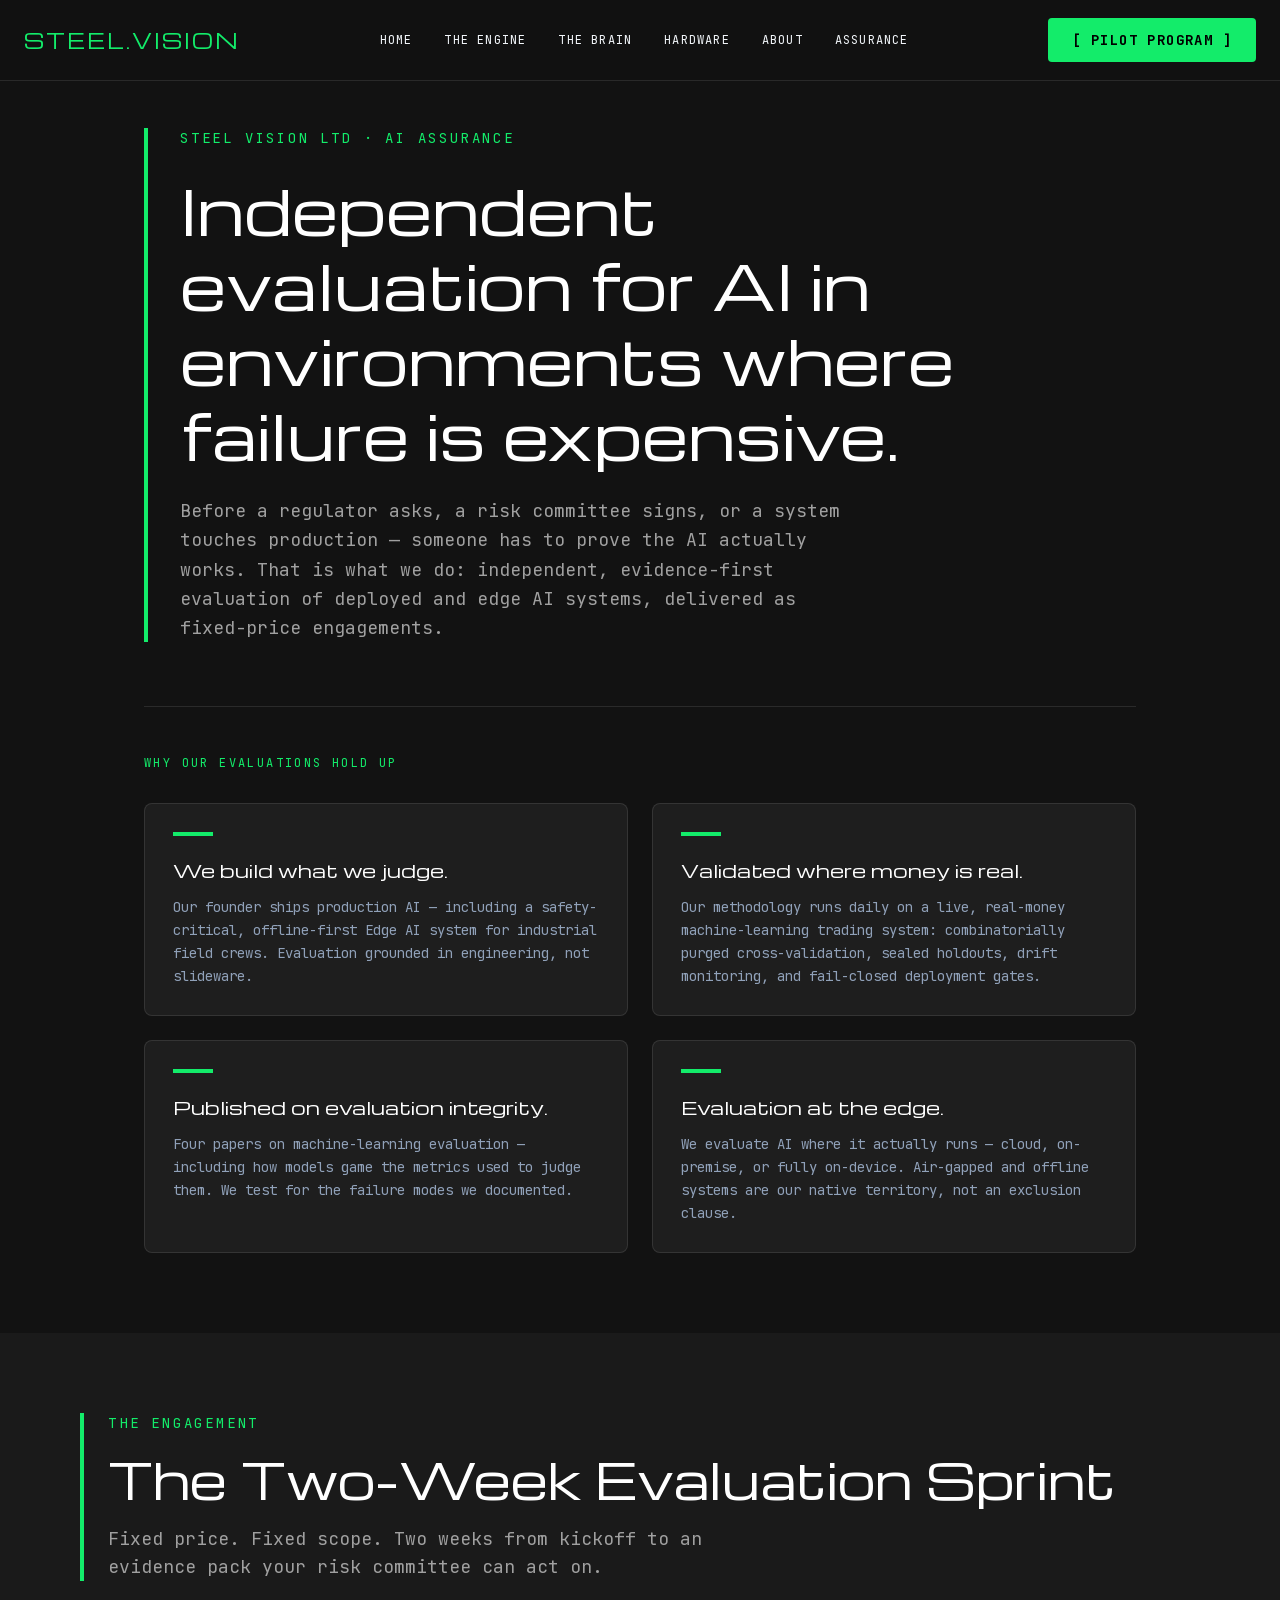
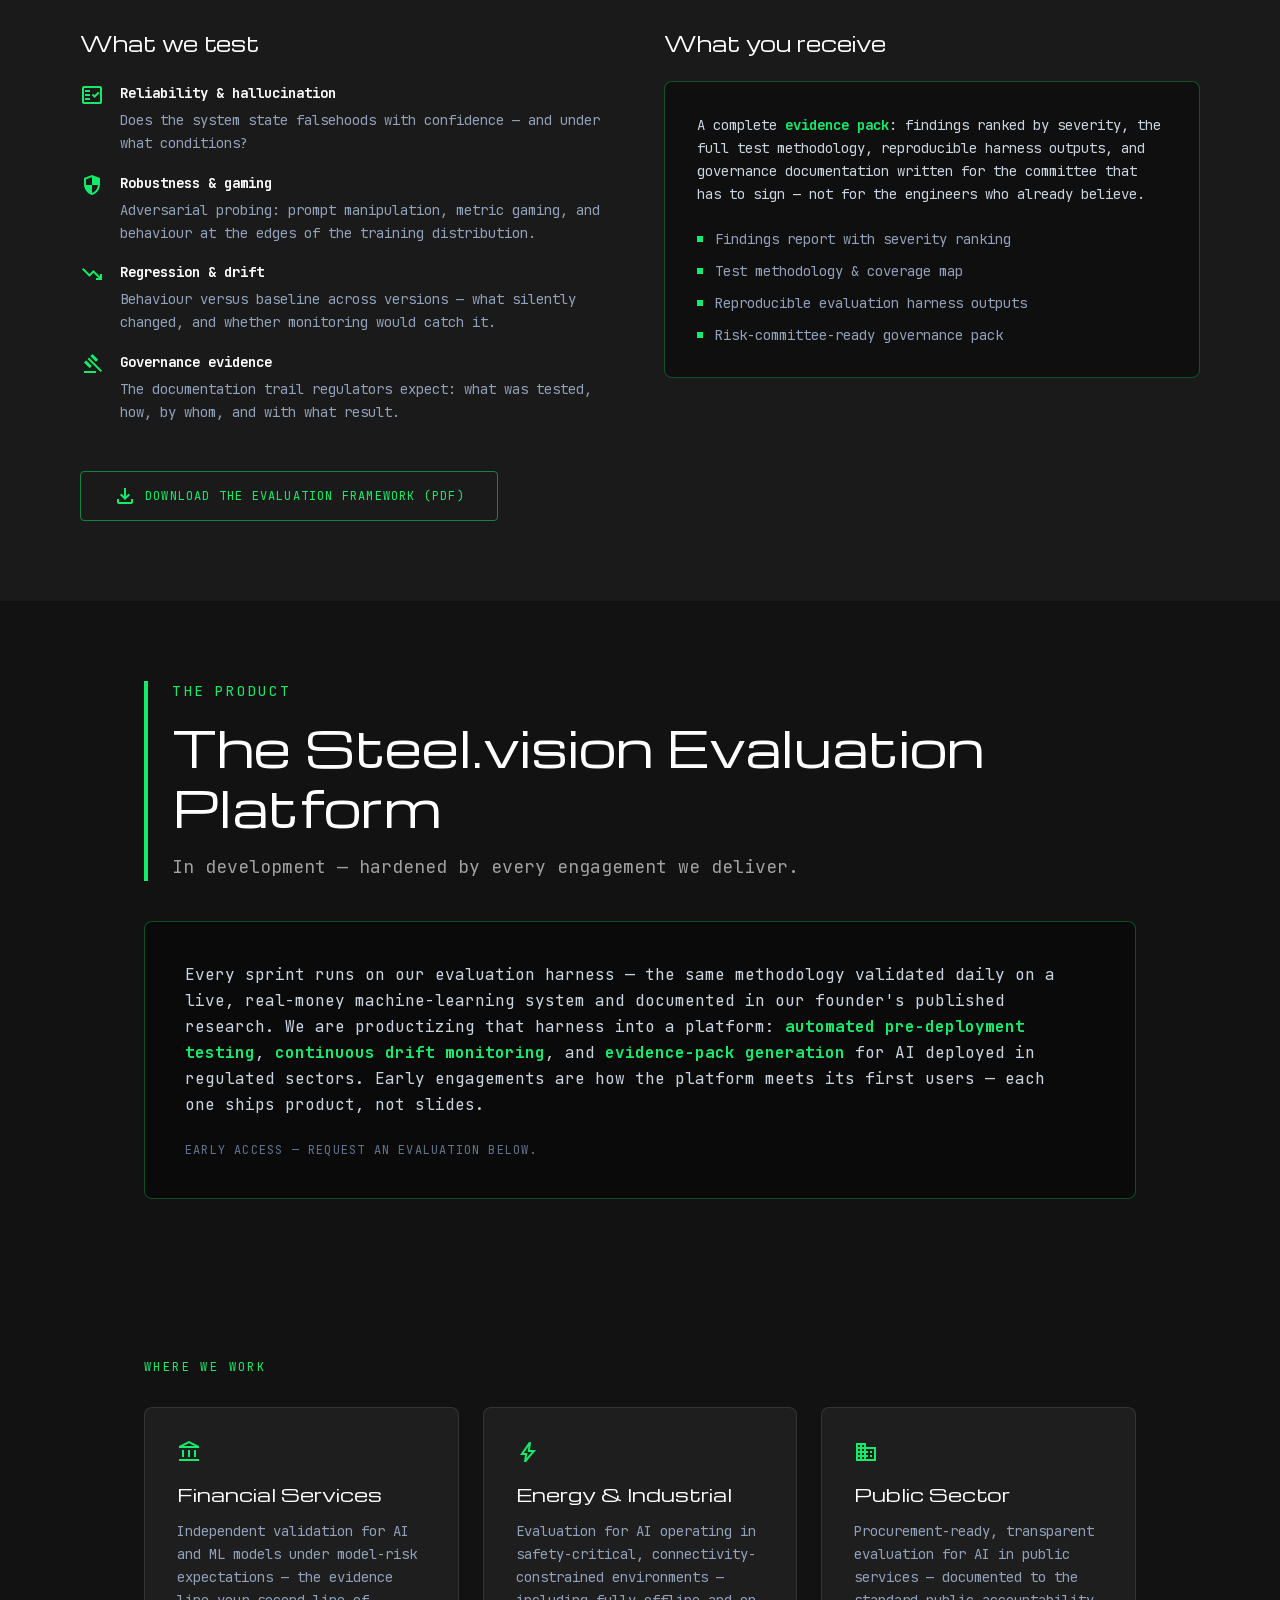
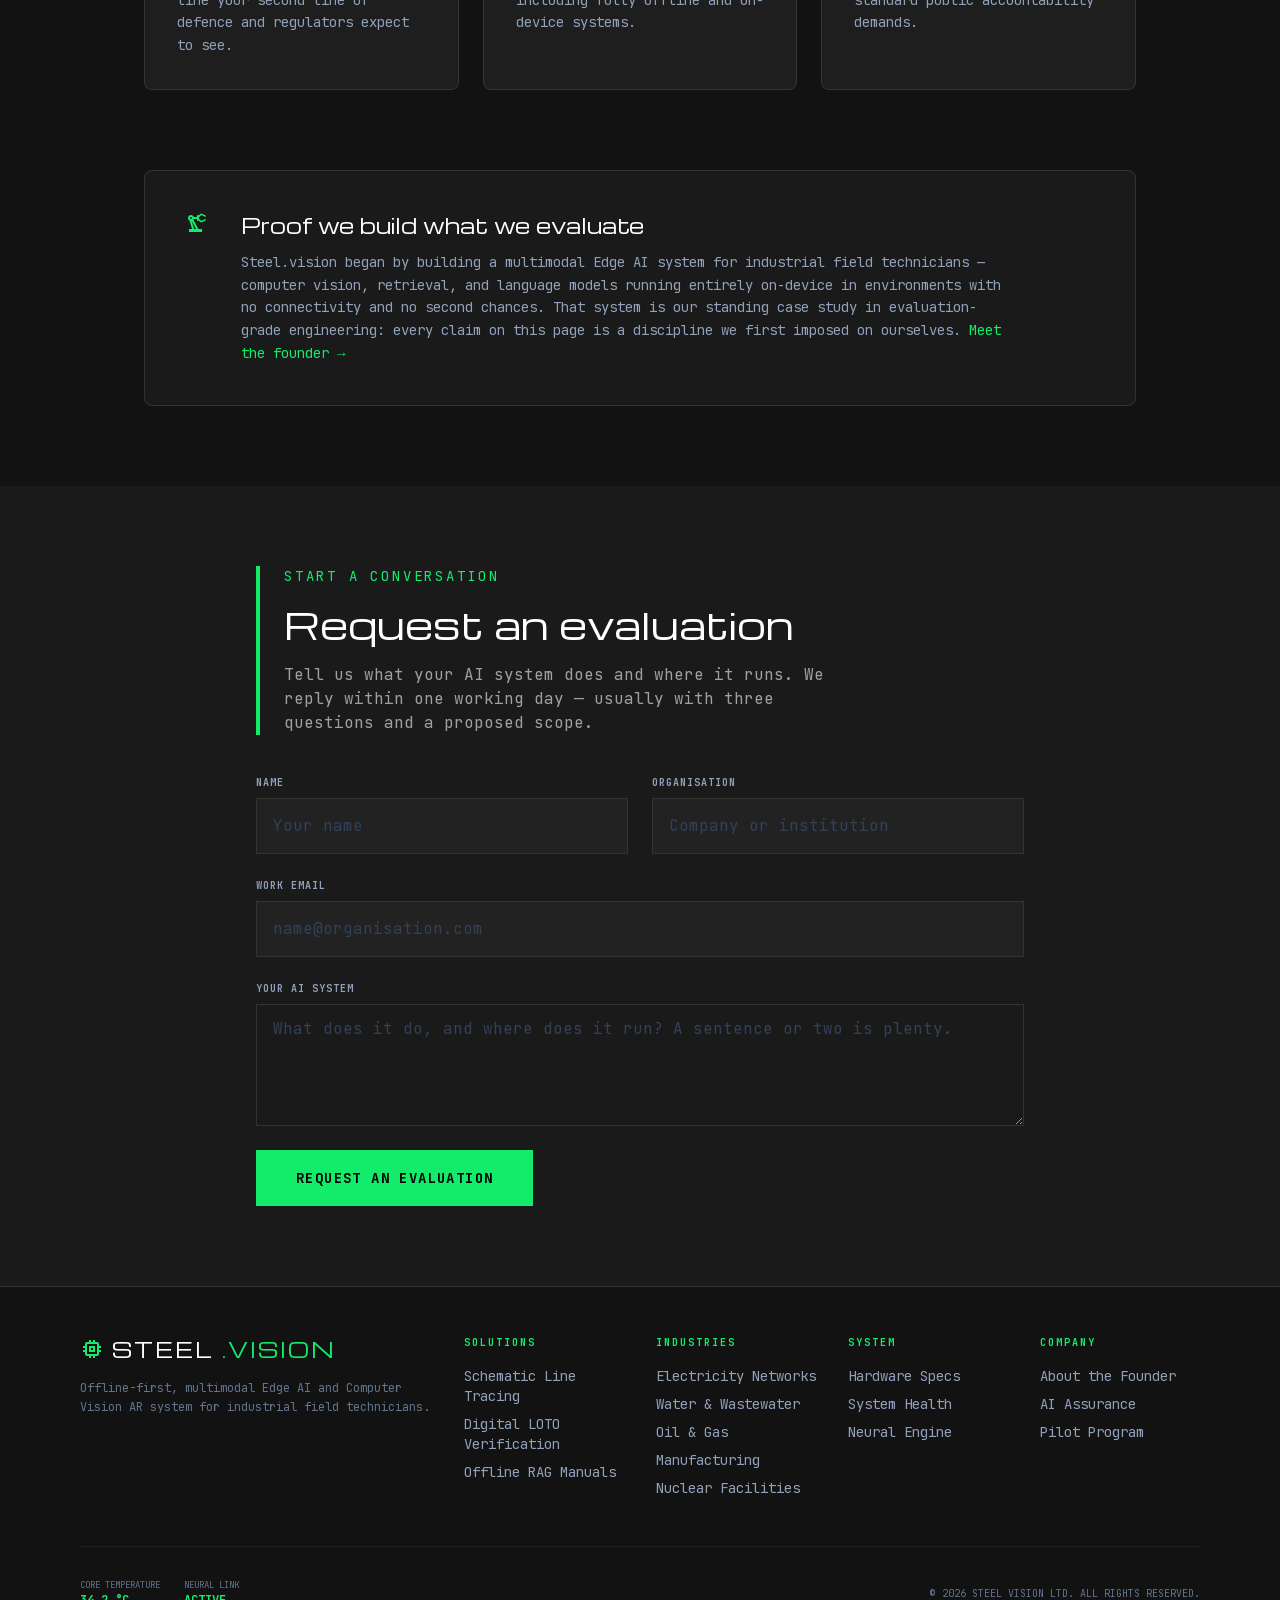
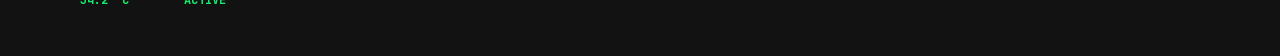
<file: assurance.html>
<!DOCTYPE html><!--IScKKh_ClFgHNZeSiV_tK--><html lang="en" class="dark scroll-smooth"><head><meta charSet="utf-8"/><meta name="viewport" content="width=device-width, initial-scale=1"/><link rel="preload" href="/_next/static/media/051742360c26797e-s.p.102b7f24.woff2" as="font" crossorigin="" type="font/woff2"/><link rel="preload" href="/_next/static/media/fe83cf2ab39e9c57-s.p.442acfff.woff2" as="font" crossorigin="" type="font/woff2"/><link rel="stylesheet" href="/_next/static/chunks/fc85f569890aa0d5.css" data-precedence="next"/><link rel="preload" as="script" fetchPriority="low" href="/_next/static/chunks/67cd025f2d6ef0fa.js"/><script src="/_next/static/chunks/c59482915181f9e0.js" async=""></script><script src="/_next/static/chunks/3f386884f0a45eca.js" async=""></script><script src="/_next/static/chunks/be74c53ce30f3272.js" async=""></script><script src="/_next/static/chunks/turbopack-59da84809ce98745.js" async=""></script><script src="/_next/static/chunks/c72531840dabe999.js" async=""></script><script src="/_next/static/chunks/343b34660a74ed2f.js" async=""></script><script src="/_next/static/chunks/4cb85d0924db4060.js" async=""></script><script src="/_next/static/chunks/dced17616a64708a.js" async=""></script><link rel="preload" href="https://fonts.googleapis.com/css2?family=Material+Symbols+Outlined:opsz,wght,FILL,GRAD@20..48,100..700,0..1,-50..200&amp;display=swap" as="style"/><meta name="next-size-adjust" content=""/><title>Steel.vision | AI Assurance</title><meta name="description" content="Independent evaluation of AI systems for regulated, high-stakes environments. Fixed-price two-week evaluation sprints from Steel Vision Ltd — testing reliability, robustness, and governance evidence."/><link rel="icon" href="/favicon.ico?favicon.0b3bf435.ico" sizes="256x256" type="image/x-icon"/><link href="https://fonts.googleapis.com/css2?family=Material+Symbols+Outlined:opsz,wght,FILL,GRAD@20..48,100..700,0..1,-50..200&amp;display=swap" rel="stylesheet"/><script src="/_next/static/chunks/a6dad97d9634a72d.js" noModule=""></script></head><body class="michroma_b9eeaa69-module__I8TjCW__variable jetbrains_mono_609ca84a-module__PQ_eYW__variable antialiased bg-background-dark text-slate-100 font-mono"><div hidden=""><!--$--><!--/$--></div><main class="bg-[#121212] flex flex-col font-mono overflow-x-hidden text-slate-100 min-h-screen"><nav class="fixed top-0 w-full z-50 bg-[#121212]/80 backdrop-blur-md border-b border-white/10"><div class="max-w-7xl mx-auto px-6 h-20 flex items-center justify-between"><a class="text-[#13ec6a] font-display text-xl tracking-widest" href="/#home">STEEL.VISION</a><div class="hidden md:flex space-x-8 font-mono text-xs uppercase tracking-widest"><a class="hover:text-white transition-colors duration-200" href="/#home">Home</a><a class="hover:text-white transition-colors duration-200" href="/#engine">The Engine</a><a class="hover:text-white transition-colors duration-200" href="/#brain">The Brain</a><a class="hover:text-white transition-colors duration-200" href="/#hardware">Hardware</a><a class="hover:text-white transition-colors duration-200" href="/about">About</a><a class="hover:text-white transition-colors duration-200" href="/assurance">Assurance</a></div><a class="bg-[#13ec6a] text-black font-mono text-sm font-bold py-3 px-6 rounded-sm hover:bg-[#10c85a] transition-colors duration-200 uppercase tracking-widest hidden md:inline-block" href="/#pilot">[ PILOT PROGRAM ]</a><div class="md:hidden flex items-center"><button class="text-white/60 hover:text-white focus:outline-none" aria-label="Toggle menu"><svg class="w-8 h-8" fill="none" stroke="currentColor" viewBox="0 0 24 24" xmlns="http://www.w3.org/2000/svg"><path stroke-linecap="round" stroke-linejoin="round" stroke-width="2" d="M4 6h16M4 12h16M4 18h16"></path></svg></button></div></div></nav><script type="application/ld+json">{"@context":"https://schema.org","@type":"ProfessionalService","name":"Steel Vision Ltd — AI Assurance","legalName":"STEEL VISION LTD","url":"https://steel.vision/assurance","description":"Independent evaluation of AI systems for regulated, high-stakes environments: fixed-price evaluation engagements testing reliability, robustness, and governance evidence.","founder":{"@type":"Person","name":"Suleman Imdad","jobTitle":"Founder & Principal Architect"}}</script><section class="relative pt-32 pb-16 px-6 lg:px-20 max-w-6xl mx-auto w-full"><div class="flex flex-col gap-6 max-w-4xl border-l-4 border-[#13ec6a] pl-8"><p class="font-mono text-[#13ec6a] text-sm tracking-[0.2em] uppercase">Steel Vision Ltd · AI Assurance</p><h1 class="font-display text-4xl md:text-6xl text-white leading-tight">Independent evaluation for AI in environments where failure is expensive.</h1><p class="font-mono text-[#a0a0a0] text-lg max-w-2xl leading-relaxed">Before a regulator asks, a risk committee signs, or a system touches production — someone has to prove the AI actually works. That is what we do: independent, evidence-first evaluation of deployed and edge AI systems, delivered as fixed-price engagements.</p></div></section><section class="px-6 lg:px-20 max-w-6xl mx-auto w-full pb-20"><div class="border-t border-white/10 pt-12"><p class="font-mono text-[#13ec6a] text-xs tracking-[0.2em] uppercase mb-8">Why our evaluations hold up</p><div class="grid grid-cols-1 md:grid-cols-2 gap-6"><div class="border border-white/10 bg-white/5 p-7 rounded-lg"><div class="w-10 h-1 bg-[#13ec6a] mb-5"></div><h3 class="font-display text-white text-lg mb-3">We build what we judge.</h3><p class="font-mono text-slate-400 text-sm leading-relaxed">Our founder ships production AI — including a safety-critical, offline-first Edge AI system for industrial field crews. Evaluation grounded in engineering, not slideware.</p></div><div class="border border-white/10 bg-white/5 p-7 rounded-lg"><div class="w-10 h-1 bg-[#13ec6a] mb-5"></div><h3 class="font-display text-white text-lg mb-3">Validated where money is real.</h3><p class="font-mono text-slate-400 text-sm leading-relaxed">Our methodology runs daily on a live, real-money machine-learning trading system: combinatorially purged cross-validation, sealed holdouts, drift monitoring, and fail-closed deployment gates.</p></div><div class="border border-white/10 bg-white/5 p-7 rounded-lg"><div class="w-10 h-1 bg-[#13ec6a] mb-5"></div><h3 class="font-display text-white text-lg mb-3">Published on evaluation integrity.</h3><p class="font-mono text-slate-400 text-sm leading-relaxed">Four papers on machine-learning evaluation — including how models game the metrics used to judge them. We test for the failure modes we documented.</p></div><div class="border border-white/10 bg-white/5 p-7 rounded-lg"><div class="w-10 h-1 bg-[#13ec6a] mb-5"></div><h3 class="font-display text-white text-lg mb-3">Evaluation at the edge.</h3><p class="font-mono text-slate-400 text-sm leading-relaxed">We evaluate AI where it actually runs — cloud, on-premise, or fully on-device. Air-gapped and offline systems are our native territory, not an exclusion clause.</p></div></div></div></section><section class="px-6 lg:px-20 py-20 bg-[#1a1a1a] w-full"><div class="max-w-6xl mx-auto"><div class="flex flex-col gap-4 border-l-4 border-[#13ec6a] pl-6 mb-12"><p class="font-mono text-[#13ec6a] text-sm tracking-[0.2em] uppercase">The Engagement</p><h2 class="font-display text-3xl md:text-5xl text-white leading-tight">The Two-Week Evaluation Sprint</h2><p class="font-mono text-[#a0a0a0] text-lg max-w-2xl">Fixed price. Fixed scope. Two weeks from kickoff to an evidence pack your risk committee can act on.</p></div><div class="grid grid-cols-1 lg:grid-cols-2 gap-12"><div><h3 class="font-display text-xl text-white mb-6">What we test</h3><ul class="flex flex-col gap-4"><li class="flex gap-4 items-start"><span class="material-symbols-outlined text-[#13ec6a] text-xl mt-0.5">fact_check</span><div><span class="text-white font-bold text-sm">Reliability &amp; hallucination</span><p class="font-mono text-slate-400 text-sm leading-relaxed mt-1">Does the system state falsehoods with confidence — and under what conditions?</p></div></li><li class="flex gap-4 items-start"><span class="material-symbols-outlined text-[#13ec6a] text-xl mt-0.5">security</span><div><span class="text-white font-bold text-sm">Robustness &amp; gaming</span><p class="font-mono text-slate-400 text-sm leading-relaxed mt-1">Adversarial probing: prompt manipulation, metric gaming, and behaviour at the edges of the training distribution.</p></div></li><li class="flex gap-4 items-start"><span class="material-symbols-outlined text-[#13ec6a] text-xl mt-0.5">trending_down</span><div><span class="text-white font-bold text-sm">Regression &amp; drift</span><p class="font-mono text-slate-400 text-sm leading-relaxed mt-1">Behaviour versus baseline across versions — what silently changed, and whether monitoring would catch it.</p></div></li><li class="flex gap-4 items-start"><span class="material-symbols-outlined text-[#13ec6a] text-xl mt-0.5">gavel</span><div><span class="text-white font-bold text-sm">Governance evidence</span><p class="font-mono text-slate-400 text-sm leading-relaxed mt-1">The documentation trail regulators expect: what was tested, how, by whom, and with what result.</p></div></li></ul></div><div><h3 class="font-display text-xl text-white mb-6">What you receive</h3><div class="border border-[#13ec6a]/30 bg-black/40 p-8 rounded-lg"><p class="font-mono text-slate-300 text-sm leading-relaxed mb-6">A complete <strong class="text-[#13ec6a]">evidence pack</strong>: findings ranked by severity, the full test methodology, reproducible harness outputs, and governance documentation written for the committee that has to sign — not for the engineers who already believe.</p><ul class="flex flex-col gap-3 font-mono text-sm text-slate-400"><li class="flex gap-3 items-center"><span class="w-1.5 h-1.5 bg-[#13ec6a]"></span>Findings report with severity ranking</li><li class="flex gap-3 items-center"><span class="w-1.5 h-1.5 bg-[#13ec6a]"></span>Test methodology &amp; coverage map</li><li class="flex gap-3 items-center"><span class="w-1.5 h-1.5 bg-[#13ec6a]"></span>Reproducible evaluation harness outputs</li><li class="flex gap-3 items-center"><span class="w-1.5 h-1.5 bg-[#13ec6a]"></span>Risk-committee-ready governance pack</li></ul></div></div></div><div class="mt-12"><a href="/steel-vision-evaluation-framework.pdf" download="" class="border border-[#13ec6a]/50 text-[#13ec6a] px-8 py-3 font-mono text-xs uppercase tracking-widest hover:bg-[#13ec6a] hover:text-[#121212] transition-all rounded-sm inline-flex items-center gap-2"><span class="material-symbols-outlined text-lg normal-case">download</span>Download the Evaluation Framework (PDF)</a></div></div></section><section class="px-6 lg:px-20 py-20 max-w-6xl mx-auto w-full"><div class="flex flex-col gap-4 border-l-4 border-[#13ec6a] pl-6 mb-10"><p class="font-mono text-[#13ec6a] text-sm tracking-[0.2em] uppercase">The Product</p><h2 class="font-display text-3xl md:text-5xl text-white leading-tight">The Steel.vision Evaluation Platform</h2><p class="font-mono text-[#a0a0a0] text-lg max-w-2xl">In development — hardened by every engagement we deliver.</p></div><div class="border border-[#13ec6a]/30 bg-black/40 p-8 md:p-10 rounded-lg"><p class="font-mono text-slate-300 text-sm md:text-base leading-relaxed max-w-4xl">Every sprint runs on our evaluation harness — the same methodology validated daily on a live, real-money machine-learning system and documented in our founder&#x27;s published research. We are productizing that harness into a platform: <strong class="text-[#13ec6a]">automated pre-deployment testing</strong>, <strong class="text-[#13ec6a]">continuous drift monitoring</strong>, and <strong class="text-[#13ec6a]">evidence-pack generation</strong> for AI deployed in regulated sectors. Early engagements are how the platform meets its first users — each one ships product, not slides.</p><p class="font-mono text-slate-500 text-xs uppercase tracking-widest mt-6">Early access — request an evaluation below.</p></div></section><section class="px-6 lg:px-20 py-20 max-w-6xl mx-auto w-full"><p class="font-mono text-[#13ec6a] text-xs tracking-[0.2em] uppercase mb-8">Where we work</p><div class="grid grid-cols-1 md:grid-cols-3 gap-6"><div class="border border-white/10 bg-white/5 p-8 rounded-lg"><span class="material-symbols-outlined text-[#13ec6a] text-3xl mb-4 inline-block">account_balance</span><h3 class="font-display text-white text-lg mb-3">Financial Services</h3><p class="font-mono text-slate-400 text-sm leading-relaxed">Independent validation for AI and ML models under model-risk expectations — the evidence line your second line of defence and regulators expect to see.</p></div><div class="border border-white/10 bg-white/5 p-8 rounded-lg"><span class="material-symbols-outlined text-[#13ec6a] text-3xl mb-4 inline-block">bolt</span><h3 class="font-display text-white text-lg mb-3">Energy &amp; Industrial</h3><p class="font-mono text-slate-400 text-sm leading-relaxed">Evaluation for AI operating in safety-critical, connectivity-constrained environments — including fully offline and on-device systems.</p></div><div class="border border-white/10 bg-white/5 p-8 rounded-lg"><span class="material-symbols-outlined text-[#13ec6a] text-3xl mb-4 inline-block">domain</span><h3 class="font-display text-white text-lg mb-3">Public Sector</h3><p class="font-mono text-slate-400 text-sm leading-relaxed">Procurement-ready, transparent evaluation for AI in public services — documented to the standard public accountability demands.</p></div></div></section><section class="px-6 lg:px-20 pb-20 max-w-6xl mx-auto w-full"><div class="border border-white/10 bg-[#1a1a1a] p-8 md:p-10 rounded-lg flex flex-col md:flex-row gap-8 items-start"><span class="material-symbols-outlined text-[#13ec6a] text-4xl">precision_manufacturing</span><div><h3 class="font-display text-white text-xl mb-3">Proof we build what we evaluate</h3><p class="font-mono text-slate-400 text-sm leading-relaxed max-w-3xl">Steel.vision began by building a multimodal Edge AI system for industrial field technicians — computer vision, retrieval, and language models running entirely on-device in environments with no connectivity and no second chances. That system is our standing case study in evaluation-grade engineering: every claim on this page is a discipline we first imposed on ourselves. <a class="text-[#13ec6a] hover:brightness-125 transition-all" href="/about">Meet the founder →</a></p></div></div></section><section id="contact" class="px-6 lg:px-20 py-20 bg-[#1a1a1a] w-full"><div class="max-w-3xl mx-auto"><div class="flex flex-col gap-4 border-l-4 border-[#13ec6a] pl-6 mb-10"><p class="font-mono text-[#13ec6a] text-sm tracking-[0.2em] uppercase">Start a conversation</p><h2 class="font-display text-3xl md:text-4xl text-white leading-tight">Request an evaluation</h2><p class="font-mono text-[#a0a0a0] text-base max-w-xl">Tell us what your AI system does and where it runs. We reply within one working day — usually with three questions and a proposed scope.</p></div><form class="space-y-6"><div class="grid grid-cols-1 md:grid-cols-2 gap-6"><div class="flex flex-col gap-2"><label class="text-[10px] uppercase tracking-widest font-bold text-slate-400 font-mono">Name</label><input required="" class="w-full bg-[#1a1a1a] border border-[#333] text-white h-14 px-4 focus:outline-none focus:border-[#13ec6a] transition-all placeholder:text-slate-700 font-mono" placeholder="Your name" type="text" name="name"/></div><div class="flex flex-col gap-2"><label class="text-[10px] uppercase tracking-widest font-bold text-slate-400 font-mono">Organisation</label><input required="" class="w-full bg-[#1a1a1a] border border-[#333] text-white h-14 px-4 focus:outline-none focus:border-[#13ec6a] transition-all placeholder:text-slate-700 font-mono" placeholder="Company or institution" type="text" name="organisation"/></div></div><div class="flex flex-col gap-2"><label class="text-[10px] uppercase tracking-widest font-bold text-slate-400 font-mono">Work Email</label><input required="" class="w-full bg-[#1a1a1a] border border-[#333] text-white h-14 px-4 focus:outline-none focus:border-[#13ec6a] transition-all placeholder:text-slate-700 font-mono" placeholder="name@organisation.com" type="email" name="email"/></div><div class="flex flex-col gap-2"><label class="text-[10px] uppercase tracking-widest font-bold text-slate-400 font-mono">Your AI System</label><textarea name="system" required="" rows="4" class="w-full bg-[#1a1a1a] border border-[#333] text-white px-4 py-3 focus:outline-none focus:border-[#13ec6a] transition-all placeholder:text-slate-700 font-mono resize-y" placeholder="What does it do, and where does it run? A sentence or two is plenty."></textarea></div><button type="submit" class="w-full md:w-auto px-10 h-14 bg-[#13ec6a] text-black font-mono font-bold text-sm uppercase tracking-widest hover:brightness-110 disabled:opacity-50 transition-all cursor-pointer border-none">Request an evaluation</button></form></div></section></main><!--$--><!--/$--><footer class="w-full px-6 md:px-20 py-12 border-t border-[#333] bg-[#121212] flex flex-col gap-12 relative z-10 font-mono text-slate-100"><div class="grid grid-cols-1 md:grid-cols-2 lg:grid-cols-6 gap-8"><div class="flex flex-col gap-4 md:col-span-2"><a class="font-display text-xl text-white tracking-widest uppercase flex items-center gap-2" href="/"><span class="material-symbols-outlined text-[#13ec6a]">memory</span>Steel<span class="text-[#13ec6a]">.vision</span></a><p class="text-slate-500 text-xs leading-relaxed">Offline-first, multimodal Edge AI and Computer Vision AR system for industrial field technicians.</p></div><div class="flex flex-col gap-4"><h4 class="text-[#13ec6a] text-[10px] uppercase tracking-[0.2em] font-bold">Solutions</h4><ul class="flex flex-col gap-2 text-sm text-slate-400"><li><a class="hover:text-[#13ec6a] transition-colors" href="/solutions/pid-line-tracing">Schematic Line Tracing</a></li><li><a class="hover:text-[#13ec6a] transition-colors" href="/solutions/digital-loto-verification">Digital LOTO Verification</a></li><li><a class="hover:text-[#13ec6a] transition-colors" href="/solutions/offline-rag-manuals">Offline RAG Manuals</a></li></ul></div><div class="flex flex-col gap-4"><h4 class="text-[#13ec6a] text-[10px] uppercase tracking-[0.2em] font-bold">Industries</h4><ul class="flex flex-col gap-2 text-sm text-slate-400"><li><a class="hover:text-[#13ec6a] transition-colors" href="/industries/utility-grids">Electricity Networks</a></li><li><a class="hover:text-[#13ec6a] transition-colors" href="/industries/water">Water &amp; Wastewater</a></li><li><a class="hover:text-[#13ec6a] transition-colors" href="/industries/oil-and-gas">Oil &amp; Gas</a></li><li><a class="hover:text-[#13ec6a] transition-colors" href="/industries/manufacturing">Manufacturing</a></li><li><a class="hover:text-[#13ec6a] transition-colors" href="/industries/nuclear-facilities">Nuclear Facilities</a></li></ul></div><div class="flex flex-col gap-4"><h4 class="text-[#13ec6a] text-[10px] uppercase tracking-[0.2em] font-bold">System</h4><ul class="flex flex-col gap-2 text-sm text-slate-400"><li><a class="hover:text-[#13ec6a] transition-colors" href="/#hardware">Hardware Specs</a></li><li><a class="hover:text-[#13ec6a] transition-colors" href="/#engine">System Health</a></li><li><a class="hover:text-[#13ec6a] transition-colors" href="/#brain">Neural Engine</a></li></ul></div><div class="flex flex-col gap-4"><h4 class="text-[#13ec6a] text-[10px] uppercase tracking-[0.2em] font-bold">Company</h4><ul class="flex flex-col gap-2 text-sm text-slate-400"><li><a class="hover:text-[#13ec6a] transition-colors" href="/about">About the Founder</a></li><li><a class="hover:text-[#13ec6a] transition-colors" href="/assurance">AI Assurance</a></li><li><a class="hover:text-[#13ec6a] transition-colors" href="/#pilot">Pilot Program</a></li></ul></div></div><div class="flex flex-wrap justify-between items-center gap-4 pt-8 border-t border-white/5"><div class="flex gap-6"><div class="flex flex-col"><span class="text-[9px] text-slate-500 uppercase font-mono">Core Temperature</span><span class="text-xs text-[#13ec6a] font-bold font-mono">34.2 °C</span></div><div class="flex flex-col"><span class="text-[9px] text-slate-500 uppercase font-mono">Neural Link</span><span class="text-xs text-[#13ec6a] font-bold font-mono">ACTIVE</span></div></div><div class="text-[10px] text-slate-500 text-right font-mono">© <!-- -->2026<!-- --> STEEL VISION LTD. ALL RIGHTS RESERVED.</div></div></footer><script src="/_next/static/chunks/67cd025f2d6ef0fa.js" id="_R_" async=""></script><script>(self.__next_f=self.__next_f||[]).push([0])</script><script>self.__next_f.push([1,"1:\"$Sreact.fragment\"\n2:I[32541,[\"/_next/static/chunks/c72531840dabe999.js\",\"/_next/static/chunks/343b34660a74ed2f.js\"],\"default\"]\n3:I[47338,[\"/_next/static/chunks/c72531840dabe999.js\",\"/_next/static/chunks/343b34660a74ed2f.js\"],\"default\"]\n4:I[18781,[\"/_next/static/chunks/4cb85d0924db4060.js\",\"/_next/static/chunks/dced17616a64708a.js\"],\"\"]\nf:I[65692,[],\"default\"]\n:HL[\"/_next/static/chunks/fc85f569890aa0d5.css\",\"style\"]\n:HL[\"/_next/static/media/051742360c26797e-s.p.102b7f24.woff2\",\"font\",{\"crossOrigin\":\"\",\"type\":\"font/woff2\"}]\n:HL[\"/_next/static/media/fe83cf2ab39e9c57-s.p.442acfff.woff2\",\"font\",{\"crossOrigin\":\"\",\"type\":\"font/woff2\"}]\n:HL[\"https://fonts.googleapis.com/css2?family=Material+Symbols+Outlined:opsz,wght,FILL,GRAD@20..48,100..700,0..1,-50..200\u0026display=swap\",\"style\"]\n"])</script><script>self.__next_f.push([1,"0:{\"P\":null,\"b\":\"IScKKh-ClFgHNZeSiV_tK\",\"c\":[\"\",\"assurance\"],\"q\":\"\",\"i\":false,\"f\":[[[\"\",{\"children\":[\"assurance\",{\"children\":[\"__PAGE__\",{}]}]},\"$undefined\",\"$undefined\",true],[[\"$\",\"$1\",\"c\",{\"children\":[[[\"$\",\"link\",\"0\",{\"rel\":\"stylesheet\",\"href\":\"/_next/static/chunks/fc85f569890aa0d5.css\",\"precedence\":\"next\",\"crossOrigin\":\"$undefined\",\"nonce\":\"$undefined\"}],[\"$\",\"script\",\"script-0\",{\"src\":\"/_next/static/chunks/4cb85d0924db4060.js\",\"async\":true,\"nonce\":\"$undefined\"}]],[\"$\",\"html\",null,{\"lang\":\"en\",\"className\":\"dark scroll-smooth\",\"children\":[[\"$\",\"head\",null,{\"children\":[\"$\",\"link\",null,{\"href\":\"https://fonts.googleapis.com/css2?family=Material+Symbols+Outlined:opsz,wght,FILL,GRAD@20..48,100..700,0..1,-50..200\u0026display=swap\",\"rel\":\"stylesheet\"}]}],[\"$\",\"body\",null,{\"className\":\"michroma_b9eeaa69-module__I8TjCW__variable jetbrains_mono_609ca84a-module__PQ_eYW__variable antialiased bg-background-dark text-slate-100 font-mono\",\"children\":[[\"$\",\"$L2\",null,{\"parallelRouterKey\":\"children\",\"error\":\"$undefined\",\"errorStyles\":\"$undefined\",\"errorScripts\":\"$undefined\",\"template\":[\"$\",\"$L3\",null,{}],\"templateStyles\":\"$undefined\",\"templateScripts\":\"$undefined\",\"notFound\":[[[\"$\",\"title\",null,{\"children\":\"404: This page could not be found.\"}],[\"$\",\"div\",null,{\"style\":{\"fontFamily\":\"system-ui,\\\"Segoe UI\\\",Roboto,Helvetica,Arial,sans-serif,\\\"Apple Color Emoji\\\",\\\"Segoe UI Emoji\\\"\",\"height\":\"100vh\",\"textAlign\":\"center\",\"display\":\"flex\",\"flexDirection\":\"column\",\"alignItems\":\"center\",\"justifyContent\":\"center\"},\"children\":[\"$\",\"div\",null,{\"children\":[[\"$\",\"style\",null,{\"dangerouslySetInnerHTML\":{\"__html\":\"body{color:#000;background:#fff;margin:0}.next-error-h1{border-right:1px solid rgba(0,0,0,.3)}@media (prefers-color-scheme:dark){body{color:#fff;background:#000}.next-error-h1{border-right:1px solid rgba(255,255,255,.3)}}\"}}],[\"$\",\"h1\",null,{\"className\":\"next-error-h1\",\"style\":{\"display\":\"inline-block\",\"margin\":\"0 20px 0 0\",\"padding\":\"0 23px 0 0\",\"fontSize\":24,\"fontWeight\":500,\"verticalAlign\":\"top\",\"lineHeight\":\"49px\"},\"children\":404}],[\"$\",\"div\",null,{\"style\":{\"display\":\"inline-block\"},\"children\":[\"$\",\"h2\",null,{\"style\":{\"fontSize\":14,\"fontWeight\":400,\"lineHeight\":\"49px\",\"margin\":0},\"children\":\"This page could not be found.\"}]}]]}]}]],[]],\"forbidden\":\"$undefined\",\"unauthorized\":\"$undefined\"}],[\"$\",\"footer\",null,{\"className\":\"w-full px-6 md:px-20 py-12 border-t border-[#333] bg-[#121212] flex flex-col gap-12 relative z-10 font-mono text-slate-100\",\"children\":[[\"$\",\"div\",null,{\"className\":\"grid grid-cols-1 md:grid-cols-2 lg:grid-cols-6 gap-8\",\"children\":[[\"$\",\"div\",null,{\"className\":\"flex flex-col gap-4 md:col-span-2\",\"children\":[[\"$\",\"$L4\",null,{\"href\":\"/\",\"className\":\"font-display text-xl text-white tracking-widest uppercase flex items-center gap-2\",\"children\":[[\"$\",\"span\",null,{\"className\":\"material-symbols-outlined text-[#13ec6a]\",\"children\":\"memory\"}],\"Steel\",[\"$\",\"span\",null,{\"className\":\"text-[#13ec6a]\",\"children\":\".vision\"}]]}],[\"$\",\"p\",null,{\"className\":\"text-slate-500 text-xs leading-relaxed\",\"children\":\"Offline-first, multimodal Edge AI and Computer Vision AR system for industrial field technicians.\"}]]}],[\"$\",\"div\",null,{\"className\":\"flex flex-col gap-4\",\"children\":[[\"$\",\"h4\",null,{\"className\":\"text-[#13ec6a] text-[10px] uppercase tracking-[0.2em] font-bold\",\"children\":\"Solutions\"}],[\"$\",\"ul\",null,{\"className\":\"flex flex-col gap-2 text-sm text-slate-400\",\"children\":[[\"$\",\"li\",null,{\"children\":[\"$\",\"$L4\",null,{\"href\":\"/solutions/pid-line-tracing\",\"className\":\"hover:text-[#13ec6a] transition-colors\",\"children\":\"Schematic Line Tracing\"}]}],[\"$\",\"li\",null,{\"children\":[\"$\",\"$L4\",null,{\"href\":\"/solutions/digital-loto-verification\",\"className\":\"hover:text-[#13ec6a] transition-colors\",\"children\":\"Digital LOTO Verification\"}]}],[\"$\",\"li\",null,{\"children\":[\"$\",\"$L4\",null,{\"href\":\"/solutions/offline-rag-manuals\",\"className\":\"hover:text-[#13ec6a] transition-colors\",\"children\":\"Offline RAG Manuals\"}]}]]}]]}],[\"$\",\"div\",null,{\"className\":\"flex flex-col gap-4\",\"children\":[[\"$\",\"h4\",null,{\"className\":\"text-[#13ec6a] text-[10px] uppercase tracking-[0.2em] font-bold\",\"children\":\"Industries\"}],[\"$\",\"ul\",null,{\"className\":\"flex flex-col gap-2 text-sm text-slate-400\",\"children\":[[\"$\",\"li\",null,{\"children\":[\"$\",\"$L4\",null,{\"href\":\"/industries/utility-grids\",\"className\":\"hover:text-[#13ec6a] transition-colors\",\"children\":\"Electricity Networks\"}]}],\"$L5\",\"$L6\",\"$L7\",\"$L8\"]}]]}],\"$L9\",\"$La\"]}],\"$Lb\"]}]]}]]}]]}],{\"children\":[\"$Lc\",{\"children\":[\"$Ld\",{},null,false,false]},null,false,false]},null,false,false],\"$Le\",false]],\"m\":\"$undefined\",\"G\":[\"$f\",[]],\"S\":true}\n"])</script><script>self.__next_f.push([1,"10:I[41042,[\"/_next/static/chunks/4cb85d0924db4060.js\",\"/_next/static/chunks/dced17616a64708a.js\"],\"default\"]\n19:I[15290,[\"/_next/static/chunks/c72531840dabe999.js\",\"/_next/static/chunks/343b34660a74ed2f.js\"],\"ViewportBoundary\"]\n1b:I[15290,[\"/_next/static/chunks/c72531840dabe999.js\",\"/_next/static/chunks/343b34660a74ed2f.js\"],\"MetadataBoundary\"]\n1c:\"$Sreact.suspense\"\n5:[\"$\",\"li\",null,{\"children\":[\"$\",\"$L4\",null,{\"href\":\"/industries/water\",\"className\":\"hover:text-[#13ec6a] transition-colors\",\"children\":\"Water \u0026 Wastewater\"}]}]\n6:[\"$\",\"li\",null,{\"children\":[\"$\",\"$L4\",null,{\"href\":\"/industries/oil-and-gas\",\"className\":\"hover:text-[#13ec6a] transition-colors\",\"children\":\"Oil \u0026 Gas\"}]}]\n7:[\"$\",\"li\",null,{\"children\":[\"$\",\"$L4\",null,{\"href\":\"/industries/manufacturing\",\"className\":\"hover:text-[#13ec6a] transition-colors\",\"children\":\"Manufacturing\"}]}]\n8:[\"$\",\"li\",null,{\"children\":[\"$\",\"$L4\",null,{\"href\":\"/industries/nuclear-facilities\",\"className\":\"hover:text-[#13ec6a] transition-colors\",\"children\":\"Nuclear Facilities\"}]}]\n9:[\"$\",\"div\",null,{\"className\":\"flex flex-col gap-4\",\"children\":[[\"$\",\"h4\",null,{\"className\":\"text-[#13ec6a] text-[10px] uppercase tracking-[0.2em] font-bold\",\"children\":\"System\"}],[\"$\",\"ul\",null,{\"className\":\"flex flex-col gap-2 text-sm text-slate-400\",\"children\":[[\"$\",\"li\",null,{\"children\":[\"$\",\"$L4\",null,{\"href\":\"/#hardware\",\"className\":\"hover:text-[#13ec6a] transition-colors\",\"children\":\"Hardware Specs\"}]}],[\"$\",\"li\",null,{\"children\":[\"$\",\"$L4\",null,{\"href\":\"/#engine\",\"className\":\"hover:text-[#13ec6a] transition-colors\",\"children\":\"System Health\"}]}],[\"$\",\"li\",null,{\"children\":[\"$\",\"$L4\",null,{\"href\":\"/#brain\",\"className\":\"hover:text-[#13ec6a] transition-colors\",\"children\":\"Neural Engine\"}]}]]}]]}]\na:[\"$\",\"div\",null,{\"className\":\"flex flex-col gap-4\",\"children\":[[\"$\",\"h4\",null,{\"className\":\"text-[#13ec6a] text-[10px] uppercase tracking-[0.2em] font-bold\",\"children\":\"Company\"}],[\"$\",\"ul\",null,{\"className\":\"flex flex-col gap-2 text-sm text-slate-400\",\"children\":[[\"$\",\"li\",null,{\"children\":[\"$\",\"$L4\",null,{\"href\":\"/about\",\"className\":\"hover:text-[#13ec6a] transition-colors\",\"children\":\"About the Founder\"}]}],[\"$\",\"li\",null,{\"children\":[\"$\",\"$L4\",null,{\"href\":\"/assurance\",\"className\":\"hover:text-[#13ec6a] transition-colors\",\"children\":\"AI Assurance\"}]}],[\"$\",\"li\",null,{\"children\":[\"$\",\"$L4\",null,{\"href\":\"/#pilot\",\"className\":\"hover:text-[#13ec6a] transition-colors\",\"children\":\"Pilot Program\"}]}]]}]]}]\nb:[\"$\",\"div\",null,{\"className\":\"flex flex-wrap justify-between items-center gap-4 pt-8 border-t border-white/5\",\"children\":[[\"$\",\"div\",null,{\"className\":\"flex gap-6\",\"children\":[[\"$\",\"div\",null,{\"className\":\"flex flex-col\",\"children\":[[\"$\",\"span\",null,{\"className\":\"text-[9px] text-slate-500 uppercase font-mono\",\"children\":\"Core Temperature\"}],[\"$\",\"span\",null,{\"className\":\"text-xs text-[#13ec6a] font-bold font-mono\",\"children\":\"34.2 °C\"}]]}],[\"$\",\"div\",null,{\"className\":\"flex flex-col\",\"children\":[[\"$\",\"span\",null,{\"className\":\"text-[9px] text-slate-500 uppercase font-mono\",\"children\":\"Neural Link\"}],[\"$\",\"span\",null,{\"className\":\"text-xs text-[#13ec6a] font-bold font-mono\",\"children\":\"ACTIVE\"}]]}]]}],[\"$\",\"div\",null,{\"className\":\"text-[10px] text-slate-500 text-right font-mono\",\"children\":[\"© \",2026,\" STEEL VISION LTD. ALL RIGHTS RESERVED.\"]}]]}]\nc:[\"$\",\"$1\",\"c\",{\"children\":[null,[\"$\",\"$L2\",null,{\"parallelRouterKey\":\"children\",\"error\":\"$undefined\",\"errorStyles\":\"$undefined\",\"errorScripts\":\"$undefined\",\"template\":[\"$\",\"$L3\",null,{}],\"templateStyles\":\"$undefined\",\"templateScripts\":\"$undefined\",\"notFound\":\"$undefined\",\"forbidden\":\"$undefined\",\"unauthorized\":\"$undefined\"}]]}]\n"])</script><script>self.__next_f.push([1,"d:[\"$\",\"$1\",\"c\",{\"children\":[[\"$\",\"main\",null,{\"className\":\"bg-[#121212] flex flex-col font-mono overflow-x-hidden text-slate-100 min-h-screen\",\"children\":[[\"$\",\"$L10\",null,{}],[\"$\",\"script\",null,{\"type\":\"application/ld+json\",\"dangerouslySetInnerHTML\":{\"__html\":\"{\\\"@context\\\":\\\"https://schema.org\\\",\\\"@type\\\":\\\"ProfessionalService\\\",\\\"name\\\":\\\"Steel Vision Ltd — AI Assurance\\\",\\\"legalName\\\":\\\"STEEL VISION LTD\\\",\\\"url\\\":\\\"https://steel.vision/assurance\\\",\\\"description\\\":\\\"Independent evaluation of AI systems for regulated, high-stakes environments: fixed-price evaluation engagements testing reliability, robustness, and governance evidence.\\\",\\\"founder\\\":{\\\"@type\\\":\\\"Person\\\",\\\"name\\\":\\\"Suleman Imdad\\\",\\\"jobTitle\\\":\\\"Founder \u0026 Principal Architect\\\"}}\"}}],[\"$\",\"section\",null,{\"className\":\"relative pt-32 pb-16 px-6 lg:px-20 max-w-6xl mx-auto w-full\",\"children\":[\"$\",\"div\",null,{\"className\":\"flex flex-col gap-6 max-w-4xl border-l-4 border-[#13ec6a] pl-8\",\"children\":[[\"$\",\"p\",null,{\"className\":\"font-mono text-[#13ec6a] text-sm tracking-[0.2em] uppercase\",\"children\":\"Steel Vision Ltd · AI Assurance\"}],[\"$\",\"h1\",null,{\"className\":\"font-display text-4xl md:text-6xl text-white leading-tight\",\"children\":\"Independent evaluation for AI in environments where failure is expensive.\"}],[\"$\",\"p\",null,{\"className\":\"font-mono text-[#a0a0a0] text-lg max-w-2xl leading-relaxed\",\"children\":\"Before a regulator asks, a risk committee signs, or a system touches production — someone has to prove the AI actually works. That is what we do: independent, evidence-first evaluation of deployed and edge AI systems, delivered as fixed-price engagements.\"}]]}]}],[\"$\",\"section\",null,{\"className\":\"px-6 lg:px-20 max-w-6xl mx-auto w-full pb-20\",\"children\":[\"$\",\"div\",null,{\"className\":\"border-t border-white/10 pt-12\",\"children\":[[\"$\",\"p\",null,{\"className\":\"font-mono text-[#13ec6a] text-xs tracking-[0.2em] uppercase mb-8\",\"children\":\"Why our evaluations hold up\"}],[\"$\",\"div\",null,{\"className\":\"grid grid-cols-1 md:grid-cols-2 gap-6\",\"children\":[[\"$\",\"div\",null,{\"className\":\"border border-white/10 bg-white/5 p-7 rounded-lg\",\"children\":[[\"$\",\"div\",null,{\"className\":\"w-10 h-1 bg-[#13ec6a] mb-5\"}],[\"$\",\"h3\",null,{\"className\":\"font-display text-white text-lg mb-3\",\"children\":\"We build what we judge.\"}],[\"$\",\"p\",null,{\"className\":\"font-mono text-slate-400 text-sm leading-relaxed\",\"children\":\"Our founder ships production AI — including a safety-critical, offline-first Edge AI system for industrial field crews. Evaluation grounded in engineering, not slideware.\"}]]}],[\"$\",\"div\",null,{\"className\":\"border border-white/10 bg-white/5 p-7 rounded-lg\",\"children\":[[\"$\",\"div\",null,{\"className\":\"w-10 h-1 bg-[#13ec6a] mb-5\"}],[\"$\",\"h3\",null,{\"className\":\"font-display text-white text-lg mb-3\",\"children\":\"Validated where money is real.\"}],[\"$\",\"p\",null,{\"className\":\"font-mono text-slate-400 text-sm leading-relaxed\",\"children\":\"Our methodology runs daily on a live, real-money machine-learning trading system: combinatorially purged cross-validation, sealed holdouts, drift monitoring, and fail-closed deployment gates.\"}]]}],[\"$\",\"div\",null,{\"className\":\"border border-white/10 bg-white/5 p-7 rounded-lg\",\"children\":[[\"$\",\"div\",null,{\"className\":\"w-10 h-1 bg-[#13ec6a] mb-5\"}],[\"$\",\"h3\",null,{\"className\":\"font-display text-white text-lg mb-3\",\"children\":\"Published on evaluation integrity.\"}],[\"$\",\"p\",null,{\"className\":\"font-mono text-slate-400 text-sm leading-relaxed\",\"children\":\"Four papers on machine-learning evaluation — including how models game the metrics used to judge them. We test for the failure modes we documented.\"}]]}],[\"$\",\"div\",null,{\"className\":\"border border-white/10 bg-white/5 p-7 rounded-lg\",\"children\":[[\"$\",\"div\",null,{\"className\":\"w-10 h-1 bg-[#13ec6a] mb-5\"}],[\"$\",\"h3\",null,{\"className\":\"font-display text-white text-lg mb-3\",\"children\":\"Evaluation at the edge.\"}],\"$L11\"]}]]}]]}]}],\"$L12\",\"$L13\",\"$L14\",\"$L15\",\"$L16\"]}],[\"$L17\"],\"$L18\"]}]\n"])</script><script>self.__next_f.push([1,"e:[\"$\",\"$1\",\"h\",{\"children\":[null,[\"$\",\"$L19\",null,{\"children\":\"$L1a\"}],[\"$\",\"div\",null,{\"hidden\":true,\"children\":[\"$\",\"$L1b\",null,{\"children\":[\"$\",\"$1c\",null,{\"name\":\"Next.Metadata\",\"children\":\"$L1d\"}]}]}],[\"$\",\"meta\",null,{\"name\":\"next-size-adjust\",\"content\":\"\"}]]}]\n"])</script><script>self.__next_f.push([1,"21:I[85467,[\"/_next/static/chunks/4cb85d0924db4060.js\",\"/_next/static/chunks/dced17616a64708a.js\"],\"default\"]\n22:I[15290,[\"/_next/static/chunks/c72531840dabe999.js\",\"/_next/static/chunks/343b34660a74ed2f.js\"],\"OutletBoundary\"]\n11:[\"$\",\"p\",null,{\"className\":\"font-mono text-slate-400 text-sm leading-relaxed\",\"children\":\"We evaluate AI where it actually runs — cloud, on-premise, or fully on-device. Air-gapped and offline systems are our native territory, not an exclusion clause.\"}]\n"])</script><script>self.__next_f.push([1,"12:[\"$\",\"section\",null,{\"className\":\"px-6 lg:px-20 py-20 bg-[#1a1a1a] w-full\",\"children\":[\"$\",\"div\",null,{\"className\":\"max-w-6xl mx-auto\",\"children\":[[\"$\",\"div\",null,{\"className\":\"flex flex-col gap-4 border-l-4 border-[#13ec6a] pl-6 mb-12\",\"children\":[[\"$\",\"p\",null,{\"className\":\"font-mono text-[#13ec6a] text-sm tracking-[0.2em] uppercase\",\"children\":\"The Engagement\"}],[\"$\",\"h2\",null,{\"className\":\"font-display text-3xl md:text-5xl text-white leading-tight\",\"children\":\"The Two-Week Evaluation Sprint\"}],[\"$\",\"p\",null,{\"className\":\"font-mono text-[#a0a0a0] text-lg max-w-2xl\",\"children\":\"Fixed price. Fixed scope. Two weeks from kickoff to an evidence pack your risk committee can act on.\"}]]}],[\"$\",\"div\",null,{\"className\":\"grid grid-cols-1 lg:grid-cols-2 gap-12\",\"children\":[[\"$\",\"div\",null,{\"children\":[[\"$\",\"h3\",null,{\"className\":\"font-display text-xl text-white mb-6\",\"children\":\"What we test\"}],[\"$\",\"ul\",null,{\"className\":\"flex flex-col gap-4\",\"children\":[[\"$\",\"li\",null,{\"className\":\"flex gap-4 items-start\",\"children\":[[\"$\",\"span\",null,{\"className\":\"material-symbols-outlined text-[#13ec6a] text-xl mt-0.5\",\"children\":\"fact_check\"}],[\"$\",\"div\",null,{\"children\":[[\"$\",\"span\",null,{\"className\":\"text-white font-bold text-sm\",\"children\":\"Reliability \u0026 hallucination\"}],[\"$\",\"p\",null,{\"className\":\"font-mono text-slate-400 text-sm leading-relaxed mt-1\",\"children\":\"Does the system state falsehoods with confidence — and under what conditions?\"}]]}]]}],[\"$\",\"li\",null,{\"className\":\"flex gap-4 items-start\",\"children\":[[\"$\",\"span\",null,{\"className\":\"material-symbols-outlined text-[#13ec6a] text-xl mt-0.5\",\"children\":\"security\"}],[\"$\",\"div\",null,{\"children\":[[\"$\",\"span\",null,{\"className\":\"text-white font-bold text-sm\",\"children\":\"Robustness \u0026 gaming\"}],[\"$\",\"p\",null,{\"className\":\"font-mono text-slate-400 text-sm leading-relaxed mt-1\",\"children\":\"Adversarial probing: prompt manipulation, metric gaming, and behaviour at the edges of the training distribution.\"}]]}]]}],[\"$\",\"li\",null,{\"className\":\"flex gap-4 items-start\",\"children\":[[\"$\",\"span\",null,{\"className\":\"material-symbols-outlined text-[#13ec6a] text-xl mt-0.5\",\"children\":\"trending_down\"}],[\"$\",\"div\",null,{\"children\":[[\"$\",\"span\",null,{\"className\":\"text-white font-bold text-sm\",\"children\":\"Regression \u0026 drift\"}],[\"$\",\"p\",null,{\"className\":\"font-mono text-slate-400 text-sm leading-relaxed mt-1\",\"children\":\"Behaviour versus baseline across versions — what silently changed, and whether monitoring would catch it.\"}]]}]]}],[\"$\",\"li\",null,{\"className\":\"flex gap-4 items-start\",\"children\":[[\"$\",\"span\",null,{\"className\":\"material-symbols-outlined text-[#13ec6a] text-xl mt-0.5\",\"children\":\"gavel\"}],[\"$\",\"div\",null,{\"children\":[[\"$\",\"span\",null,{\"className\":\"text-white font-bold text-sm\",\"children\":\"Governance evidence\"}],[\"$\",\"p\",null,{\"className\":\"font-mono text-slate-400 text-sm leading-relaxed mt-1\",\"children\":\"The documentation trail regulators expect: what was tested, how, by whom, and with what result.\"}]]}]]}]]}]]}],[\"$\",\"div\",null,{\"children\":[[\"$\",\"h3\",null,{\"className\":\"font-display text-xl text-white mb-6\",\"children\":\"What you receive\"}],[\"$\",\"div\",null,{\"className\":\"border border-[#13ec6a]/30 bg-black/40 p-8 rounded-lg\",\"children\":[[\"$\",\"p\",null,{\"className\":\"font-mono text-slate-300 text-sm leading-relaxed mb-6\",\"children\":[\"A complete \",[\"$\",\"strong\",null,{\"className\":\"text-[#13ec6a]\",\"children\":\"evidence pack\"}],\": findings ranked by severity, the full test methodology, reproducible harness outputs, and governance documentation written for the committee that has to sign — not for the engineers who already believe.\"]}],[\"$\",\"ul\",null,{\"className\":\"flex flex-col gap-3 font-mono text-sm text-slate-400\",\"children\":[[\"$\",\"li\",null,{\"className\":\"flex gap-3 items-center\",\"children\":[[\"$\",\"span\",null,{\"className\":\"w-1.5 h-1.5 bg-[#13ec6a]\"}],\"Findings report with severity ranking\"]}],[\"$\",\"li\",null,{\"className\":\"flex gap-3 items-center\",\"children\":[[\"$\",\"span\",null,{\"className\":\"w-1.5 h-1.5 bg-[#13ec6a]\"}],\"Test methodology \u0026 coverage map\"]}],\"$L1e\",\"$L1f\"]}]]}]]}]]}],\"$L20\"]}]}]\n"])</script><script>self.__next_f.push([1,"13:[\"$\",\"section\",null,{\"className\":\"px-6 lg:px-20 py-20 max-w-6xl mx-auto w-full\",\"children\":[[\"$\",\"div\",null,{\"className\":\"flex flex-col gap-4 border-l-4 border-[#13ec6a] pl-6 mb-10\",\"children\":[[\"$\",\"p\",null,{\"className\":\"font-mono text-[#13ec6a] text-sm tracking-[0.2em] uppercase\",\"children\":\"The Product\"}],[\"$\",\"h2\",null,{\"className\":\"font-display text-3xl md:text-5xl text-white leading-tight\",\"children\":\"The Steel.vision Evaluation Platform\"}],[\"$\",\"p\",null,{\"className\":\"font-mono text-[#a0a0a0] text-lg max-w-2xl\",\"children\":\"In development — hardened by every engagement we deliver.\"}]]}],[\"$\",\"div\",null,{\"className\":\"border border-[#13ec6a]/30 bg-black/40 p-8 md:p-10 rounded-lg\",\"children\":[[\"$\",\"p\",null,{\"className\":\"font-mono text-slate-300 text-sm md:text-base leading-relaxed max-w-4xl\",\"children\":[\"Every sprint runs on our evaluation harness — the same methodology validated daily on a live, real-money machine-learning system and documented in our founder's published research. We are productizing that harness into a platform: \",[\"$\",\"strong\",null,{\"className\":\"text-[#13ec6a]\",\"children\":\"automated pre-deployment testing\"}],\", \",[\"$\",\"strong\",null,{\"className\":\"text-[#13ec6a]\",\"children\":\"continuous drift monitoring\"}],\", and \",[\"$\",\"strong\",null,{\"className\":\"text-[#13ec6a]\",\"children\":\"evidence-pack generation\"}],\" for AI deployed in regulated sectors. Early engagements are how the platform meets its first users — each one ships product, not slides.\"]}],[\"$\",\"p\",null,{\"className\":\"font-mono text-slate-500 text-xs uppercase tracking-widest mt-6\",\"children\":\"Early access — request an evaluation below.\"}]]}]]}]\n"])</script><script>self.__next_f.push([1,"14:[\"$\",\"section\",null,{\"className\":\"px-6 lg:px-20 py-20 max-w-6xl mx-auto w-full\",\"children\":[[\"$\",\"p\",null,{\"className\":\"font-mono text-[#13ec6a] text-xs tracking-[0.2em] uppercase mb-8\",\"children\":\"Where we work\"}],[\"$\",\"div\",null,{\"className\":\"grid grid-cols-1 md:grid-cols-3 gap-6\",\"children\":[[\"$\",\"div\",null,{\"className\":\"border border-white/10 bg-white/5 p-8 rounded-lg\",\"children\":[[\"$\",\"span\",null,{\"className\":\"material-symbols-outlined text-[#13ec6a] text-3xl mb-4 inline-block\",\"children\":\"account_balance\"}],[\"$\",\"h3\",null,{\"className\":\"font-display text-white text-lg mb-3\",\"children\":\"Financial Services\"}],[\"$\",\"p\",null,{\"className\":\"font-mono text-slate-400 text-sm leading-relaxed\",\"children\":\"Independent validation for AI and ML models under model-risk expectations — the evidence line your second line of defence and regulators expect to see.\"}]]}],[\"$\",\"div\",null,{\"className\":\"border border-white/10 bg-white/5 p-8 rounded-lg\",\"children\":[[\"$\",\"span\",null,{\"className\":\"material-symbols-outlined text-[#13ec6a] text-3xl mb-4 inline-block\",\"children\":\"bolt\"}],[\"$\",\"h3\",null,{\"className\":\"font-display text-white text-lg mb-3\",\"children\":\"Energy \u0026 Industrial\"}],[\"$\",\"p\",null,{\"className\":\"font-mono text-slate-400 text-sm leading-relaxed\",\"children\":\"Evaluation for AI operating in safety-critical, connectivity-constrained environments — including fully offline and on-device systems.\"}]]}],[\"$\",\"div\",null,{\"className\":\"border border-white/10 bg-white/5 p-8 rounded-lg\",\"children\":[[\"$\",\"span\",null,{\"className\":\"material-symbols-outlined text-[#13ec6a] text-3xl mb-4 inline-block\",\"children\":\"domain\"}],[\"$\",\"h3\",null,{\"className\":\"font-display text-white text-lg mb-3\",\"children\":\"Public Sector\"}],[\"$\",\"p\",null,{\"className\":\"font-mono text-slate-400 text-sm leading-relaxed\",\"children\":\"Procurement-ready, transparent evaluation for AI in public services — documented to the standard public accountability demands.\"}]]}]]}]]}]\n"])</script><script>self.__next_f.push([1,"15:[\"$\",\"section\",null,{\"className\":\"px-6 lg:px-20 pb-20 max-w-6xl mx-auto w-full\",\"children\":[\"$\",\"div\",null,{\"className\":\"border border-white/10 bg-[#1a1a1a] p-8 md:p-10 rounded-lg flex flex-col md:flex-row gap-8 items-start\",\"children\":[[\"$\",\"span\",null,{\"className\":\"material-symbols-outlined text-[#13ec6a] text-4xl\",\"children\":\"precision_manufacturing\"}],[\"$\",\"div\",null,{\"children\":[[\"$\",\"h3\",null,{\"className\":\"font-display text-white text-xl mb-3\",\"children\":\"Proof we build what we evaluate\"}],[\"$\",\"p\",null,{\"className\":\"font-mono text-slate-400 text-sm leading-relaxed max-w-3xl\",\"children\":[\"Steel.vision began by building a multimodal Edge AI system for industrial field technicians — computer vision, retrieval, and language models running entirely on-device in environments with no connectivity and no second chances. That system is our standing case study in evaluation-grade engineering: every claim on this page is a discipline we first imposed on ourselves. \",[\"$\",\"$L4\",null,{\"href\":\"/about\",\"className\":\"text-[#13ec6a] hover:brightness-125 transition-all\",\"children\":\"Meet the founder →\"}]]}]]}]]}]}]\n16:[\"$\",\"section\",null,{\"id\":\"contact\",\"className\":\"px-6 lg:px-20 py-20 bg-[#1a1a1a] w-full\",\"children\":[\"$\",\"div\",null,{\"className\":\"max-w-3xl mx-auto\",\"children\":[[\"$\",\"div\",null,{\"className\":\"flex flex-col gap-4 border-l-4 border-[#13ec6a] pl-6 mb-10\",\"children\":[[\"$\",\"p\",null,{\"className\":\"font-mono text-[#13ec6a] text-sm tracking-[0.2em] uppercase\",\"children\":\"Start a conversation\"}],[\"$\",\"h2\",null,{\"className\":\"font-display text-3xl md:text-4xl text-white leading-tight\",\"children\":\"Request an evaluation\"}],[\"$\",\"p\",null,{\"className\":\"font-mono text-[#a0a0a0] text-base max-w-xl\",\"children\":\"Tell us what your AI system does and where it runs. We reply within one working day — usually with three questions and a proposed scope.\"}]]}],[\"$\",\"$L21\",null,{}]]}]}]\n17:[\"$\",\"script\",\"script-0\",{\"src\":\"/_next/static/chunks/dced17616a64708a.js\",\"async\":true,\"nonce\":\"$undefined\"}]\n18:[\"$\",\"$L22\",null,{\"children\":[\"$\",\"$1c\",null,{\"name\":\"Next.MetadataOutlet\",\"children\":\"$@23\"}]}]\n"])</script><script>self.__next_f.push([1,"1e:[\"$\",\"li\",null,{\"className\":\"flex gap-3 items-center\",\"children\":[[\"$\",\"span\",null,{\"className\":\"w-1.5 h-1.5 bg-[#13ec6a]\"}],\"Reproducible evaluation harness outputs\"]}]\n1f:[\"$\",\"li\",null,{\"className\":\"flex gap-3 items-center\",\"children\":[[\"$\",\"span\",null,{\"className\":\"w-1.5 h-1.5 bg-[#13ec6a]\"}],\"Risk-committee-ready governance pack\"]}]\n20:[\"$\",\"div\",null,{\"className\":\"mt-12\",\"children\":[\"$\",\"a\",null,{\"href\":\"/steel-vision-evaluation-framework.pdf\",\"download\":true,\"className\":\"border border-[#13ec6a]/50 text-[#13ec6a] px-8 py-3 font-mono text-xs uppercase tracking-widest hover:bg-[#13ec6a] hover:text-[#121212] transition-all rounded-sm inline-flex items-center gap-2\",\"children\":[[\"$\",\"span\",null,{\"className\":\"material-symbols-outlined text-lg normal-case\",\"children\":\"download\"}],\"Download the Evaluation Framework (PDF)\"]}]}]\n"])</script><script>self.__next_f.push([1,"1a:[[\"$\",\"meta\",\"0\",{\"charSet\":\"utf-8\"}],[\"$\",\"meta\",\"1\",{\"name\":\"viewport\",\"content\":\"width=device-width, initial-scale=1\"}]]\n"])</script><script>self.__next_f.push([1,"24:I[15735,[\"/_next/static/chunks/c72531840dabe999.js\",\"/_next/static/chunks/343b34660a74ed2f.js\"],\"IconMark\"]\n1d:[[\"$\",\"title\",\"0\",{\"children\":\"Steel.vision | AI Assurance\"}],[\"$\",\"meta\",\"1\",{\"name\":\"description\",\"content\":\"Independent evaluation of AI systems for regulated, high-stakes environments. Fixed-price two-week evaluation sprints from Steel Vision Ltd — testing reliability, robustness, and governance evidence.\"}],[\"$\",\"link\",\"2\",{\"rel\":\"icon\",\"href\":\"/favicon.ico?favicon.0b3bf435.ico\",\"sizes\":\"256x256\",\"type\":\"image/x-icon\"}],[\"$\",\"$L24\",\"3\",{}]]\n23:null\n"])</script></body></html>
</file>
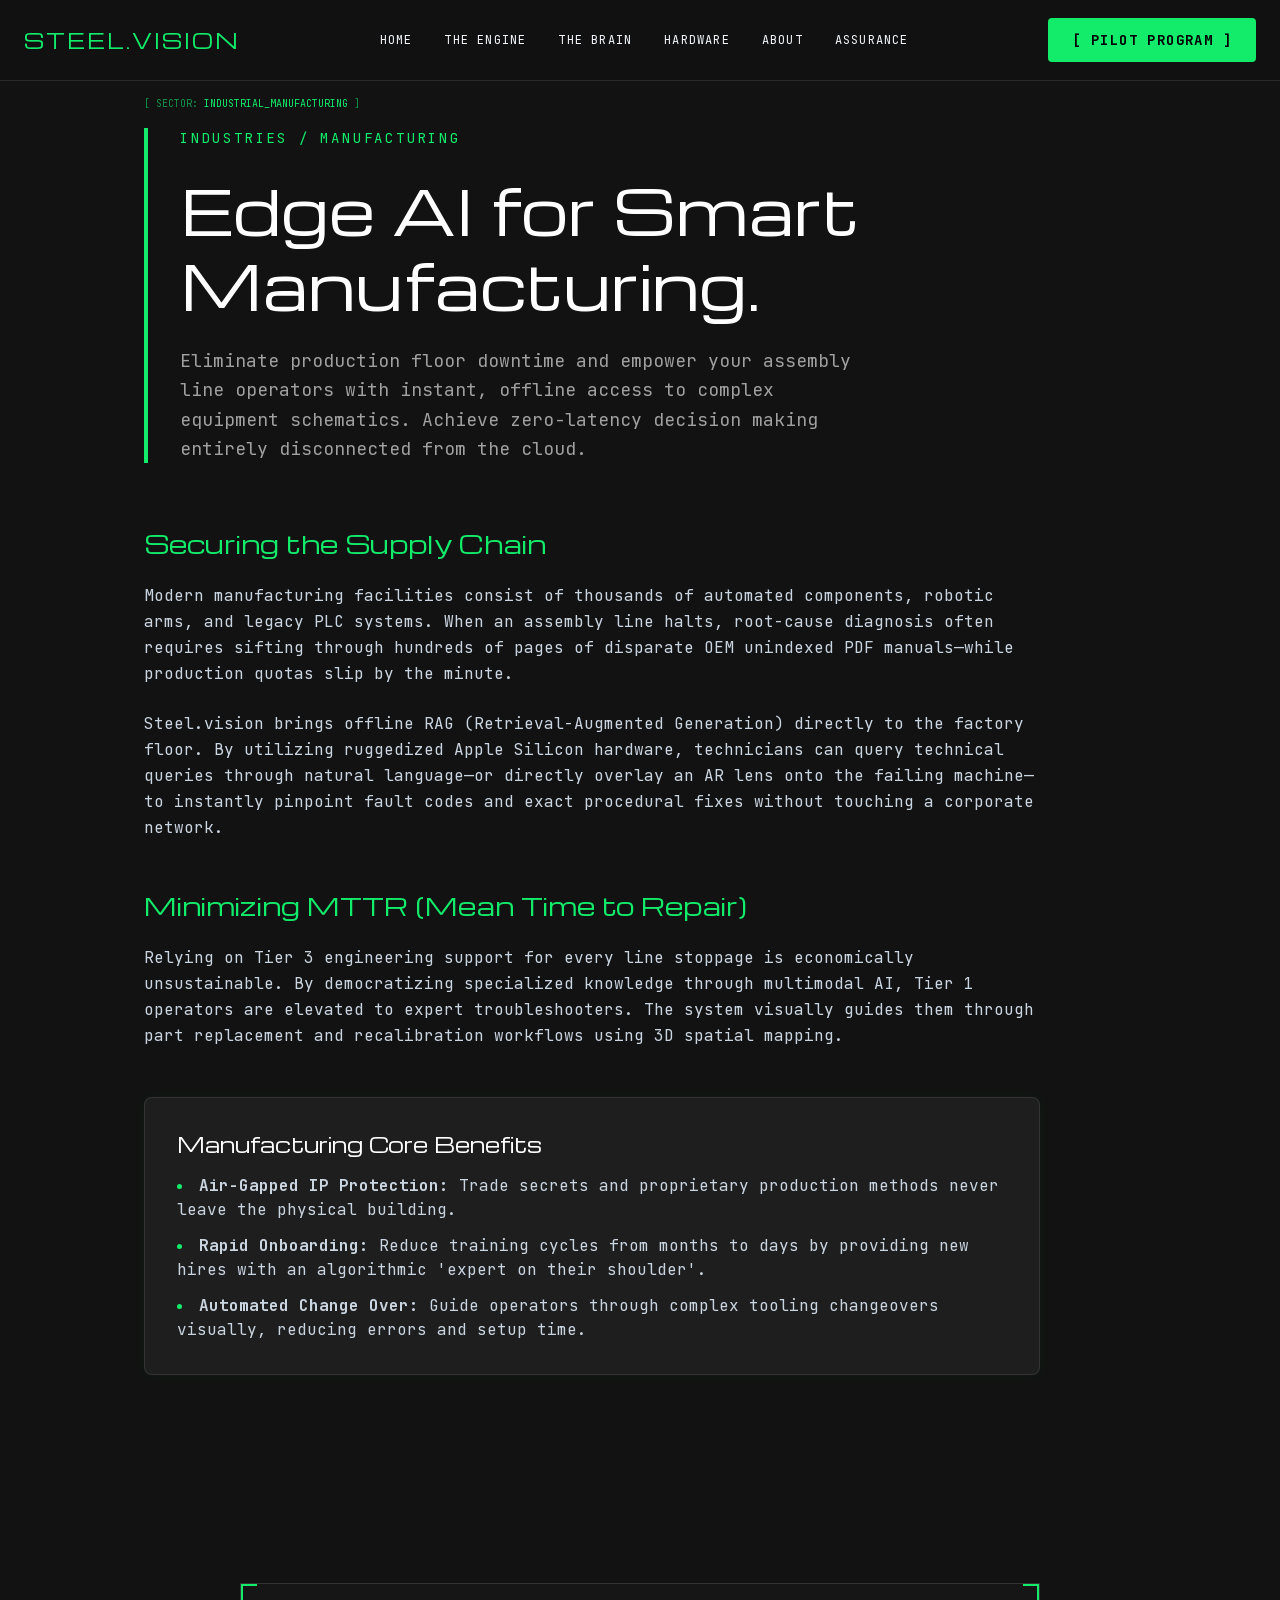
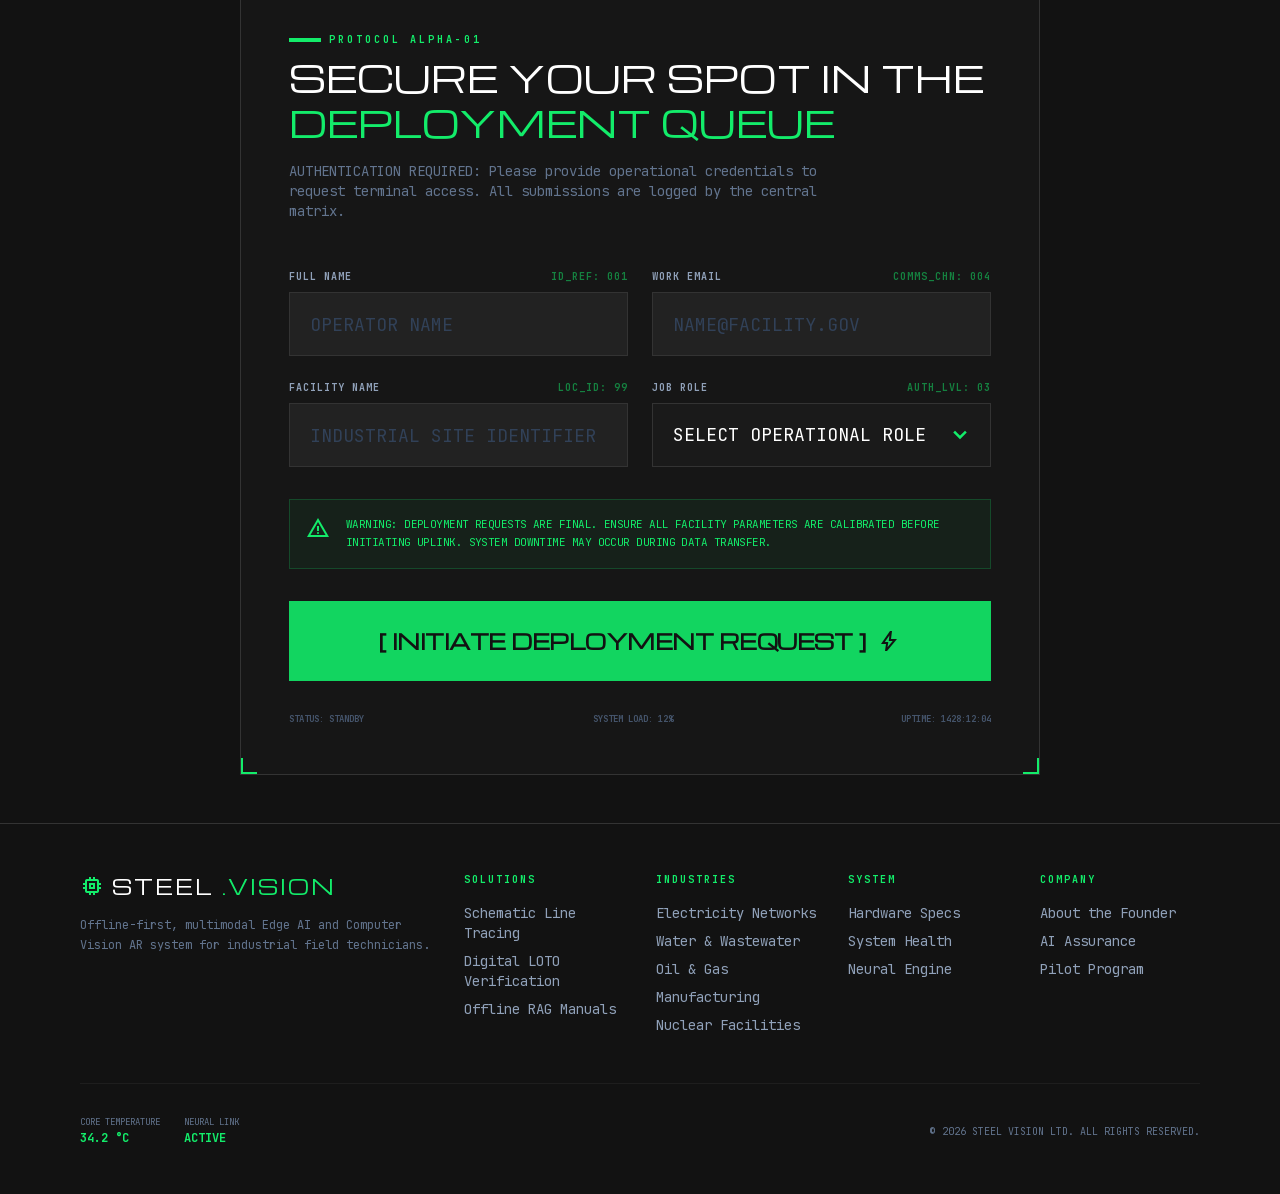
<file: industries/manufacturing.html>
<!DOCTYPE html><!--IScKKh_ClFgHNZeSiV_tK--><html lang="en" class="dark scroll-smooth"><head><meta charSet="utf-8"/><meta name="viewport" content="width=device-width, initial-scale=1"/><link rel="preload" href="/_next/static/media/051742360c26797e-s.p.102b7f24.woff2" as="font" crossorigin="" type="font/woff2"/><link rel="preload" href="/_next/static/media/fe83cf2ab39e9c57-s.p.442acfff.woff2" as="font" crossorigin="" type="font/woff2"/><link rel="stylesheet" href="/_next/static/chunks/fc85f569890aa0d5.css" data-precedence="next"/><link rel="preload" as="script" fetchPriority="low" href="/_next/static/chunks/67cd025f2d6ef0fa.js"/><script src="/_next/static/chunks/c59482915181f9e0.js" async=""></script><script src="/_next/static/chunks/3f386884f0a45eca.js" async=""></script><script src="/_next/static/chunks/be74c53ce30f3272.js" async=""></script><script src="/_next/static/chunks/turbopack-59da84809ce98745.js" async=""></script><script src="/_next/static/chunks/c72531840dabe999.js" async=""></script><script src="/_next/static/chunks/343b34660a74ed2f.js" async=""></script><script src="/_next/static/chunks/4cb85d0924db4060.js" async=""></script><script src="/_next/static/chunks/8323cfa0fba9cbfc.js" async=""></script><link rel="preload" href="https://fonts.googleapis.com/css2?family=Material+Symbols+Outlined:opsz,wght,FILL,GRAD@20..48,100..700,0..1,-50..200&amp;display=swap" as="style"/><meta name="next-size-adjust" content=""/><title>Steel.vision | Edge AI for Smart Manufacturing</title><meta name="description" content="Offline, on-device AI for the plant floor: equipment recognition, answers from your own manuals that cite the page, and schematic line tracing. Nothing leaves the iPad."/><link rel="icon" href="/favicon.ico?favicon.0b3bf435.ico" sizes="256x256" type="image/x-icon"/><link href="https://fonts.googleapis.com/css2?family=Material+Symbols+Outlined:opsz,wght,FILL,GRAD@20..48,100..700,0..1,-50..200&amp;display=swap" rel="stylesheet"/><script src="/_next/static/chunks/a6dad97d9634a72d.js" noModule=""></script></head><body class="michroma_b9eeaa69-module__I8TjCW__variable jetbrains_mono_609ca84a-module__PQ_eYW__variable antialiased bg-background-dark text-slate-100 font-mono"><div hidden=""><!--$--><!--/$--></div><main class="bg-[#121212] flex flex-col font-mono overflow-x-hidden text-slate-100 min-h-screen"><nav class="fixed top-0 w-full z-50 bg-[#121212]/80 backdrop-blur-md border-b border-white/10"><div class="max-w-7xl mx-auto px-6 h-20 flex items-center justify-between"><a class="text-[#13ec6a] font-display text-xl tracking-widest" href="/#home">STEEL.VISION</a><div class="hidden md:flex space-x-8 font-mono text-xs uppercase tracking-widest"><a class="hover:text-white transition-colors duration-200" href="/#home">Home</a><a class="hover:text-white transition-colors duration-200" href="/#engine">The Engine</a><a class="hover:text-white transition-colors duration-200" href="/#brain">The Brain</a><a class="hover:text-white transition-colors duration-200" href="/#hardware">Hardware</a><a class="hover:text-white transition-colors duration-200" href="/about">About</a><a class="hover:text-white transition-colors duration-200" href="/assurance">Assurance</a></div><a class="bg-[#13ec6a] text-black font-mono text-sm font-bold py-3 px-6 rounded-sm hover:bg-[#10c85a] transition-colors duration-200 uppercase tracking-widest hidden md:inline-block" href="/#pilot">[ PILOT PROGRAM ]</a><div class="md:hidden flex items-center"><button class="text-white/60 hover:text-white focus:outline-none" aria-label="Toggle menu"><svg class="w-8 h-8" fill="none" stroke="currentColor" viewBox="0 0 24 24" xmlns="http://www.w3.org/2000/svg"><path stroke-linecap="round" stroke-linejoin="round" stroke-width="2" d="M4 6h16M4 12h16M4 18h16"></path></svg></button></div></div></nav><section class="relative pt-32 pb-20 px-6 lg:px-20 max-w-6xl mx-auto w-full"><div class="absolute top-24 left-6 lg:left-20 z-20 font-mono text-[10px] text-[#13ec6a]/60 animate-flicker hidden lg:block">[ SECTOR: <span class="text-[#13ec6a]">INDUSTRIAL_MANUFACTURING</span> ]</div><div class="flex flex-col gap-6 max-w-4xl border-l-4 border-[#13ec6a] pl-8 mb-16"><p class="font-mono text-[#13ec6a] text-sm tracking-[0.2em] uppercase">Industries / Manufacturing</p><h1 class="font-display text-4xl md:text-6xl text-white leading-tight">Edge AI for Smart Manufacturing.</h1><p class="font-mono text-[#a0a0a0] text-lg max-w-2xl leading-relaxed">Eliminate production floor downtime and empower your assembly line operators with instant, offline access to complex equipment schematics. Achieve zero-latency decision making entirely disconnected from the cloud.</p></div><article class="prose prose-invert prose-slate max-w-4xl font-mono text-slate-300"><h2 class="text-[#13ec6a] text-2xl font-display mt-10 mb-6">Securing the Supply Chain</h2><p class="mb-6 leading-relaxed">Modern manufacturing facilities consist of thousands of automated components, robotic arms, and legacy PLC systems. When an assembly line halts, root-cause diagnosis often requires sifting through hundreds of pages of disparate OEM unindexed PDF manuals—while production quotas slip by the minute.</p><p class="mb-6 leading-relaxed">Steel.vision brings offline RAG (Retrieval-Augmented Generation) directly to the factory floor. By utilizing ruggedized Apple Silicon hardware, technicians can query technical queries through natural language—or directly overlay an AR lens onto the failing machine—to instantly pinpoint fault codes and exact procedural fixes without touching a corporate network.</p><h2 class="text-[#13ec6a] text-2xl font-display mt-12 mb-6">Minimizing MTTR (Mean Time to Repair)</h2><p class="mb-6 leading-relaxed">Relying on Tier 3 engineering support for every line stoppage is economically unsustainable. By democratizing specialized knowledge through multimodal AI, Tier 1 operators are elevated to expert troubleshooters. The system visually guides them through part replacement and recalibration workflows using 3D spatial mapping.</p><div class="bg-white/5 border border-white/10 p-8 rounded-lg my-12 shadow-[0_0_15px_rgba(19,236,106,0.05)]"><h3 class="text-white text-xl font-display mb-4">Manufacturing Core Benefits</h3><ul class="list-disc list-inside space-y-3 marker:text-[#13ec6a]"><li><strong>Air-Gapped IP Protection:</strong> Trade secrets and proprietary production methods never leave the physical building.</li><li><strong>Rapid Onboarding:</strong> Reduce training cycles from months to days by providing new hires with an algorithmic &#x27;expert on their shoulder&#x27;.</li><li><strong>Automated Change Over:</strong> Guide operators through complex tooling changeovers visually, reducing errors and setup time.</li></ul></div></article></section><section id="pilot" class="relative min-h-screen pt-20 flex flex-col items-center justify-center p-6 py-12 bg-[#121212] flex-1"><div class="absolute inset-0 bg-[radial-gradient(#13ec6a_0.5px,transparent_0.5px)] bg-[size:24px_24px] opacity-[0.03] pointer-events-none"></div><div class="w-full max-w-[800px] border border-[#333] bg-[#1a1a1a]/50 p-8 md:p-12 relative overflow-hidden z-10"><div class="absolute top-0 left-0 w-4 h-4 border-t-2 border-l-2 border-[#13ec6a]"></div><div class="absolute top-0 right-0 w-4 h-4 border-t-2 border-r-2 border-[#13ec6a]"></div><div class="absolute bottom-0 left-0 w-4 h-4 border-b-2 border-l-2 border-[#13ec6a]"></div><div class="absolute bottom-0 right-0 w-4 h-4 border-b-2 border-r-2 border-[#13ec6a]"></div><div class="mb-12"><div class="flex items-center gap-2 text-[#13ec6a] mb-2"><span class="h-1 w-8 bg-[#13ec6a]"></span><span class="text-[10px] uppercase tracking-[0.3em] font-bold">Protocol Alpha-01</span></div><h2 class="font-display text-2xl md:text-4xl text-white leading-tight uppercase">Secure your spot in the <span class="text-[#13ec6a]">Deployment Queue</span></h2><p class="text-slate-500 mt-4 text-sm max-w-xl font-mono">AUTHENTICATION REQUIRED: Please provide operational credentials to request terminal access. All submissions are logged by the central matrix.</p></div><form class="space-y-8"><div class="grid grid-cols-1 md:grid-cols-2 gap-6"><div class="flex flex-col gap-2"><label class="text-[10px] uppercase tracking-widest font-bold text-slate-400 flex justify-between font-mono"><span>Full Name</span><span class="text-[#13ec6a]/50">ID_REF: 001</span></label><input required="" class="w-full bg-[#1a1a1a] border border-[#333] text-white h-16 px-5 focus:outline-none focus:border-[#13ec6a] focus:shadow-[0_0_15px_rgba(19,236,106,0.4)] transition-all placeholder:text-slate-700 font-mono text-lg" placeholder="OPERATOR NAME" type="text" name="name"/></div><div class="flex flex-col gap-2"><label class="text-[10px] uppercase tracking-widest font-bold text-slate-400 flex justify-between font-mono"><span>Work Email</span><span class="text-[#13ec6a]/50">COMMS_CHN: 004</span></label><input required="" class="w-full bg-[#1a1a1a] border border-[#333] text-white h-16 px-5 focus:outline-none focus:border-[#13ec6a] focus:shadow-[0_0_15px_rgba(19,236,106,0.4)] transition-all placeholder:text-slate-700 font-mono text-lg" placeholder="NAME@FACILITY.GOV" type="email" name="email"/></div><div class="flex flex-col gap-2"><label class="text-[10px] uppercase tracking-widest font-bold text-slate-400 flex justify-between font-mono"><span>Facility Name</span><span class="text-[#13ec6a]/50">LOC_ID: 99</span></label><input required="" class="w-full bg-[#1a1a1a] border border-[#333] text-white h-16 px-5 focus:outline-none focus:border-[#13ec6a] focus:shadow-[0_0_15px_rgba(19,236,106,0.4)] transition-all placeholder:text-slate-700 font-mono text-lg" placeholder="INDUSTRIAL SITE IDENTIFIER" type="text" name="facility"/></div><div class="flex flex-col gap-2"><label class="text-[10px] uppercase tracking-widest font-bold text-slate-400 flex justify-between font-mono"><span>Job Role</span><span class="text-[#13ec6a]/50">AUTH_LVL: 03</span></label><div class="relative group"><button type="button" class="w-full bg-[#1a1a1a] border border-[#333] text-white h-16 px-5 flex items-center justify-between focus:outline-none focus:border-[#13ec6a] focus:shadow-[0_0_15px_rgba(19,236,106,0.4)] transition-all font-mono text-lg cursor-pointer text-left overflow-hidden"><span class="truncate pr-2">SELECT OPERATIONAL ROLE</span><svg class="w-5 h-5 text-[#13ec6a] shrink-0" fill="none" stroke="currentColor" stroke-linecap="square" stroke-linejoin="miter" stroke-width="3" viewBox="0 0 24 24"><path d="M6 9l6 6 6-6"></path></svg></button><div class="absolute left-0 right-0 top-full mt-1 z-50 bg-[#121212] border border-white/10 opacity-0 invisible group-focus-within:opacity-100 group-focus-within:visible transition-all duration-200 shadow-[0_10px_30px_rgba(0,0,0,0.8)]"><ul class="py-0 font-mono text-sm uppercase m-0 list-none p-0"><li><button type="button" class="w-full px-5 py-4 text-left hover:bg-[#13ec6a] hover:text-black transition-colors border-b border-white/5 cursor-pointer">SYSTEM ENGINEER</button></li><li><button type="button" class="w-full px-5 py-4 text-left hover:bg-[#13ec6a] hover:text-black transition-colors border-b border-white/5 cursor-pointer">SITE ARCHITECT</button></li><li><button type="button" class="w-full px-5 py-4 text-left hover:bg-[#13ec6a] hover:text-black transition-colors border-b border-white/5 cursor-pointer">CORE OPERATOR</button></li><li><button type="button" class="w-full px-5 py-4 text-left hover:bg-[#13ec6a] hover:text-black transition-colors cursor-pointer">SECURITY OVERSEER</button></li></ul></div></div></div></div><div class="p-4 border border-[#13ec6a]/20 bg-[#13ec6a]/5 flex gap-4 items-start"><span class="material-symbols-outlined text-[#13ec6a]">warning</span><p class="text-[11px] text-[#13ec6a] leading-relaxed uppercase tracking-tighter font-mono m-0">Warning: Deployment requests are final. Ensure all facility parameters are calibrated before initiating uplink. System downtime may occur during data transfer.</p></div><button type="submit" class="group relative w-full h-20 bg-[#13ec6a] hover:bg-white disabled:opacity-50 disabled:bg-[#13ec6a]/50 transition-colors duration-300 overflow-hidden disabled:cursor-not-allowed border-none cursor-pointer"><div class="absolute inset-0 bg-[#121212]/10 group-hover:bg-transparent"></div><span class="relative font-display text-[#121212] text-lg md:text-xl font-black tracking-tight flex items-center justify-center gap-3">[ INITIATE DEPLOYMENT REQUEST ]<span class="material-symbols-outlined">bolt</span></span></button><div class="flex justify-between items-center text-[9px] text-slate-600 uppercase font-bold font-mono"><span>Status: <!-- -->Standby</span><span>System Load: 12%</span><span>Uptime: 1428:12:04</span></div></form></div></section></main><!--$--><!--/$--><footer class="w-full px-6 md:px-20 py-12 border-t border-[#333] bg-[#121212] flex flex-col gap-12 relative z-10 font-mono text-slate-100"><div class="grid grid-cols-1 md:grid-cols-2 lg:grid-cols-6 gap-8"><div class="flex flex-col gap-4 md:col-span-2"><a class="font-display text-xl text-white tracking-widest uppercase flex items-center gap-2" href="/"><span class="material-symbols-outlined text-[#13ec6a]">memory</span>Steel<span class="text-[#13ec6a]">.vision</span></a><p class="text-slate-500 text-xs leading-relaxed">Offline-first, multimodal Edge AI and Computer Vision AR system for industrial field technicians.</p></div><div class="flex flex-col gap-4"><h4 class="text-[#13ec6a] text-[10px] uppercase tracking-[0.2em] font-bold">Solutions</h4><ul class="flex flex-col gap-2 text-sm text-slate-400"><li><a class="hover:text-[#13ec6a] transition-colors" href="/solutions/pid-line-tracing">Schematic Line Tracing</a></li><li><a class="hover:text-[#13ec6a] transition-colors" href="/solutions/digital-loto-verification">Digital LOTO Verification</a></li><li><a class="hover:text-[#13ec6a] transition-colors" href="/solutions/offline-rag-manuals">Offline RAG Manuals</a></li></ul></div><div class="flex flex-col gap-4"><h4 class="text-[#13ec6a] text-[10px] uppercase tracking-[0.2em] font-bold">Industries</h4><ul class="flex flex-col gap-2 text-sm text-slate-400"><li><a class="hover:text-[#13ec6a] transition-colors" href="/industries/utility-grids">Electricity Networks</a></li><li><a class="hover:text-[#13ec6a] transition-colors" href="/industries/water">Water &amp; Wastewater</a></li><li><a class="hover:text-[#13ec6a] transition-colors" href="/industries/oil-and-gas">Oil &amp; Gas</a></li><li><a class="hover:text-[#13ec6a] transition-colors" href="/industries/manufacturing">Manufacturing</a></li><li><a class="hover:text-[#13ec6a] transition-colors" href="/industries/nuclear-facilities">Nuclear Facilities</a></li></ul></div><div class="flex flex-col gap-4"><h4 class="text-[#13ec6a] text-[10px] uppercase tracking-[0.2em] font-bold">System</h4><ul class="flex flex-col gap-2 text-sm text-slate-400"><li><a class="hover:text-[#13ec6a] transition-colors" href="/#hardware">Hardware Specs</a></li><li><a class="hover:text-[#13ec6a] transition-colors" href="/#engine">System Health</a></li><li><a class="hover:text-[#13ec6a] transition-colors" href="/#brain">Neural Engine</a></li></ul></div><div class="flex flex-col gap-4"><h4 class="text-[#13ec6a] text-[10px] uppercase tracking-[0.2em] font-bold">Company</h4><ul class="flex flex-col gap-2 text-sm text-slate-400"><li><a class="hover:text-[#13ec6a] transition-colors" href="/about">About the Founder</a></li><li><a class="hover:text-[#13ec6a] transition-colors" href="/assurance">AI Assurance</a></li><li><a class="hover:text-[#13ec6a] transition-colors" href="/#pilot">Pilot Program</a></li></ul></div></div><div class="flex flex-wrap justify-between items-center gap-4 pt-8 border-t border-white/5"><div class="flex gap-6"><div class="flex flex-col"><span class="text-[9px] text-slate-500 uppercase font-mono">Core Temperature</span><span class="text-xs text-[#13ec6a] font-bold font-mono">34.2 °C</span></div><div class="flex flex-col"><span class="text-[9px] text-slate-500 uppercase font-mono">Neural Link</span><span class="text-xs text-[#13ec6a] font-bold font-mono">ACTIVE</span></div></div><div class="text-[10px] text-slate-500 text-right font-mono">© <!-- -->2026<!-- --> STEEL VISION LTD. ALL RIGHTS RESERVED.</div></div></footer><script src="/_next/static/chunks/67cd025f2d6ef0fa.js" id="_R_" async=""></script><script>(self.__next_f=self.__next_f||[]).push([0])</script><script>self.__next_f.push([1,"1:\"$Sreact.fragment\"\n2:I[32541,[\"/_next/static/chunks/c72531840dabe999.js\",\"/_next/static/chunks/343b34660a74ed2f.js\"],\"default\"]\n3:I[47338,[\"/_next/static/chunks/c72531840dabe999.js\",\"/_next/static/chunks/343b34660a74ed2f.js\"],\"default\"]\n4:I[18781,[\"/_next/static/chunks/4cb85d0924db4060.js\"],\"\"]\n10:I[65692,[],\"default\"]\n:HL[\"/_next/static/chunks/fc85f569890aa0d5.css\",\"style\"]\n:HL[\"/_next/static/media/051742360c26797e-s.p.102b7f24.woff2\",\"font\",{\"crossOrigin\":\"\",\"type\":\"font/woff2\"}]\n:HL[\"/_next/static/media/fe83cf2ab39e9c57-s.p.442acfff.woff2\",\"font\",{\"crossOrigin\":\"\",\"type\":\"font/woff2\"}]\n:HL[\"https://fonts.googleapis.com/css2?family=Material+Symbols+Outlined:opsz,wght,FILL,GRAD@20..48,100..700,0..1,-50..200\u0026display=swap\",\"style\"]\n"])</script><script>self.__next_f.push([1,"0:{\"P\":null,\"b\":\"IScKKh-ClFgHNZeSiV_tK\",\"c\":[\"\",\"industries\",\"manufacturing\"],\"q\":\"\",\"i\":false,\"f\":[[[\"\",{\"children\":[\"industries\",{\"children\":[\"manufacturing\",{\"children\":[\"__PAGE__\",{}]}]}]},\"$undefined\",\"$undefined\",true],[[\"$\",\"$1\",\"c\",{\"children\":[[[\"$\",\"link\",\"0\",{\"rel\":\"stylesheet\",\"href\":\"/_next/static/chunks/fc85f569890aa0d5.css\",\"precedence\":\"next\",\"crossOrigin\":\"$undefined\",\"nonce\":\"$undefined\"}],[\"$\",\"script\",\"script-0\",{\"src\":\"/_next/static/chunks/4cb85d0924db4060.js\",\"async\":true,\"nonce\":\"$undefined\"}]],[\"$\",\"html\",null,{\"lang\":\"en\",\"className\":\"dark scroll-smooth\",\"children\":[[\"$\",\"head\",null,{\"children\":[\"$\",\"link\",null,{\"href\":\"https://fonts.googleapis.com/css2?family=Material+Symbols+Outlined:opsz,wght,FILL,GRAD@20..48,100..700,0..1,-50..200\u0026display=swap\",\"rel\":\"stylesheet\"}]}],[\"$\",\"body\",null,{\"className\":\"michroma_b9eeaa69-module__I8TjCW__variable jetbrains_mono_609ca84a-module__PQ_eYW__variable antialiased bg-background-dark text-slate-100 font-mono\",\"children\":[[\"$\",\"$L2\",null,{\"parallelRouterKey\":\"children\",\"error\":\"$undefined\",\"errorStyles\":\"$undefined\",\"errorScripts\":\"$undefined\",\"template\":[\"$\",\"$L3\",null,{}],\"templateStyles\":\"$undefined\",\"templateScripts\":\"$undefined\",\"notFound\":[[[\"$\",\"title\",null,{\"children\":\"404: This page could not be found.\"}],[\"$\",\"div\",null,{\"style\":{\"fontFamily\":\"system-ui,\\\"Segoe UI\\\",Roboto,Helvetica,Arial,sans-serif,\\\"Apple Color Emoji\\\",\\\"Segoe UI Emoji\\\"\",\"height\":\"100vh\",\"textAlign\":\"center\",\"display\":\"flex\",\"flexDirection\":\"column\",\"alignItems\":\"center\",\"justifyContent\":\"center\"},\"children\":[\"$\",\"div\",null,{\"children\":[[\"$\",\"style\",null,{\"dangerouslySetInnerHTML\":{\"__html\":\"body{color:#000;background:#fff;margin:0}.next-error-h1{border-right:1px solid rgba(0,0,0,.3)}@media (prefers-color-scheme:dark){body{color:#fff;background:#000}.next-error-h1{border-right:1px solid rgba(255,255,255,.3)}}\"}}],[\"$\",\"h1\",null,{\"className\":\"next-error-h1\",\"style\":{\"display\":\"inline-block\",\"margin\":\"0 20px 0 0\",\"padding\":\"0 23px 0 0\",\"fontSize\":24,\"fontWeight\":500,\"verticalAlign\":\"top\",\"lineHeight\":\"49px\"},\"children\":404}],[\"$\",\"div\",null,{\"style\":{\"display\":\"inline-block\"},\"children\":[\"$\",\"h2\",null,{\"style\":{\"fontSize\":14,\"fontWeight\":400,\"lineHeight\":\"49px\",\"margin\":0},\"children\":\"This page could not be found.\"}]}]]}]}]],[]],\"forbidden\":\"$undefined\",\"unauthorized\":\"$undefined\"}],[\"$\",\"footer\",null,{\"className\":\"w-full px-6 md:px-20 py-12 border-t border-[#333] bg-[#121212] flex flex-col gap-12 relative z-10 font-mono text-slate-100\",\"children\":[[\"$\",\"div\",null,{\"className\":\"grid grid-cols-1 md:grid-cols-2 lg:grid-cols-6 gap-8\",\"children\":[[\"$\",\"div\",null,{\"className\":\"flex flex-col gap-4 md:col-span-2\",\"children\":[[\"$\",\"$L4\",null,{\"href\":\"/\",\"className\":\"font-display text-xl text-white tracking-widest uppercase flex items-center gap-2\",\"children\":[[\"$\",\"span\",null,{\"className\":\"material-symbols-outlined text-[#13ec6a]\",\"children\":\"memory\"}],\"Steel\",[\"$\",\"span\",null,{\"className\":\"text-[#13ec6a]\",\"children\":\".vision\"}]]}],[\"$\",\"p\",null,{\"className\":\"text-slate-500 text-xs leading-relaxed\",\"children\":\"Offline-first, multimodal Edge AI and Computer Vision AR system for industrial field technicians.\"}]]}],[\"$\",\"div\",null,{\"className\":\"flex flex-col gap-4\",\"children\":[[\"$\",\"h4\",null,{\"className\":\"text-[#13ec6a] text-[10px] uppercase tracking-[0.2em] font-bold\",\"children\":\"Solutions\"}],[\"$\",\"ul\",null,{\"className\":\"flex flex-col gap-2 text-sm text-slate-400\",\"children\":[[\"$\",\"li\",null,{\"children\":[\"$\",\"$L4\",null,{\"href\":\"/solutions/pid-line-tracing\",\"className\":\"hover:text-[#13ec6a] transition-colors\",\"children\":\"Schematic Line Tracing\"}]}],[\"$\",\"li\",null,{\"children\":[\"$\",\"$L4\",null,{\"href\":\"/solutions/digital-loto-verification\",\"className\":\"hover:text-[#13ec6a] transition-colors\",\"children\":\"Digital LOTO Verification\"}]}],[\"$\",\"li\",null,{\"children\":[\"$\",\"$L4\",null,{\"href\":\"/solutions/offline-rag-manuals\",\"className\":\"hover:text-[#13ec6a] transition-colors\",\"children\":\"Offline RAG Manuals\"}]}]]}]]}],[\"$\",\"div\",null,{\"className\":\"flex flex-col gap-4\",\"children\":[[\"$\",\"h4\",null,{\"className\":\"text-[#13ec6a] text-[10px] uppercase tracking-[0.2em] font-bold\",\"children\":\"Industries\"}],[\"$\",\"ul\",null,{\"className\":\"flex flex-col gap-2 text-sm text-slate-400\",\"children\":[[\"$\",\"li\",null,{\"children\":[\"$\",\"$L4\",null,{\"href\":\"/industries/utility-grids\",\"className\":\"hover:text-[#13ec6a] transition-colors\",\"children\":\"Electricity Networks\"}]}],\"$L5\",\"$L6\",\"$L7\",\"$L8\"]}]]}],\"$L9\",\"$La\"]}],\"$Lb\"]}]]}]]}]]}],{\"children\":[\"$Lc\",{\"children\":[\"$Ld\",{\"children\":[\"$Le\",{},null,false,false]},null,false,false]},null,false,false]},null,false,false],\"$Lf\",false]],\"m\":\"$undefined\",\"G\":[\"$10\",[]],\"S\":true}\n"])</script><script>self.__next_f.push([1,"11:I[41042,[\"/_next/static/chunks/4cb85d0924db4060.js\",\"/_next/static/chunks/8323cfa0fba9cbfc.js\"],\"default\"]\n12:I[47715,[\"/_next/static/chunks/4cb85d0924db4060.js\",\"/_next/static/chunks/8323cfa0fba9cbfc.js\"],\"default\"]\n14:I[15290,[\"/_next/static/chunks/c72531840dabe999.js\",\"/_next/static/chunks/343b34660a74ed2f.js\"],\"ViewportBoundary\"]\n16:I[15290,[\"/_next/static/chunks/c72531840dabe999.js\",\"/_next/static/chunks/343b34660a74ed2f.js\"],\"MetadataBoundary\"]\n17:\"$Sreact.suspense\"\n5:[\"$\",\"li\",null,{\"children\":[\"$\",\"$L4\",null,{\"href\":\"/industries/water\",\"className\":\"hover:text-[#13ec6a] transition-colors\",\"children\":\"Water \u0026 Wastewater\"}]}]\n6:[\"$\",\"li\",null,{\"children\":[\"$\",\"$L4\",null,{\"href\":\"/industries/oil-and-gas\",\"className\":\"hover:text-[#13ec6a] transition-colors\",\"children\":\"Oil \u0026 Gas\"}]}]\n7:[\"$\",\"li\",null,{\"children\":[\"$\",\"$L4\",null,{\"href\":\"/industries/manufacturing\",\"className\":\"hover:text-[#13ec6a] transition-colors\",\"children\":\"Manufacturing\"}]}]\n8:[\"$\",\"li\",null,{\"children\":[\"$\",\"$L4\",null,{\"href\":\"/industries/nuclear-facilities\",\"className\":\"hover:text-[#13ec6a] transition-colors\",\"children\":\"Nuclear Facilities\"}]}]\n9:[\"$\",\"div\",null,{\"className\":\"flex flex-col gap-4\",\"children\":[[\"$\",\"h4\",null,{\"className\":\"text-[#13ec6a] text-[10px] uppercase tracking-[0.2em] font-bold\",\"children\":\"System\"}],[\"$\",\"ul\",null,{\"className\":\"flex flex-col gap-2 text-sm text-slate-400\",\"children\":[[\"$\",\"li\",null,{\"children\":[\"$\",\"$L4\",null,{\"href\":\"/#hardware\",\"className\":\"hover:text-[#13ec6a] transition-colors\",\"children\":\"Hardware Specs\"}]}],[\"$\",\"li\",null,{\"children\":[\"$\",\"$L4\",null,{\"href\":\"/#engine\",\"className\":\"hover:text-[#13ec6a] transition-colors\",\"children\":\"System Health\"}]}],[\"$\",\"li\",null,{\"children\":[\"$\",\"$L4\",null,{\"href\":\"/#brain\",\"className\":\"hover:text-[#13ec6a] transition-colors\",\"children\":\"Neural Engine\"}]}]]}]]}]\na:[\"$\",\"div\",null,{\"className\":\"flex flex-col gap-4\",\"children\":[[\"$\",\"h4\",null,{\"className\":\"text-[#13ec6a] text-[10px] uppercase tracking-[0.2em] font-bold\",\"children\":\"Company\"}],[\"$\",\"ul\",null,{\"className\":\"flex flex-col gap-2 text-sm text-slate-400\",\"children\":[[\"$\",\"li\",null,{\"children\":[\"$\",\"$L4\",null,{\"href\":\"/about\",\"className\":\"hover:text-[#13ec6a] transition-colors\",\"children\":\"About the Founder\"}]}],[\"$\",\"li\",null,{\"children\":[\"$\",\"$L4\",null,{\"href\":\"/assurance\",\"className\":\"hover:text-[#13ec6a] transition-colors\",\"children\":\"AI Assurance\"}]}],[\"$\",\"li\",null,{\"children\":[\"$\",\"$L4\",null,{\"href\":\"/#pilot\",\"className\":\"hover:text-[#13ec6a] transition-colors\",\"children\":\"Pilot Program\"}]}]]}]]}]\nb:[\"$\",\"div\",null,{\"className\":\"flex flex-wrap justify-between items-center gap-4 pt-8 border-t border-white/5\",\"children\":[[\"$\",\"div\",null,{\"className\":\"flex gap-6\",\"children\":[[\"$\",\"div\",null,{\"className\":\"flex flex-col\",\"children\":[[\"$\",\"span\",null,{\"className\":\"text-[9px] text-slate-500 uppercase font-mono\",\"children\":\"Core Temperature\"}],[\"$\",\"span\",null,{\"className\":\"text-xs text-[#13ec6a] font-bold font-mono\",\"children\":\"34.2 °C\"}]]}],[\"$\",\"div\",null,{\"className\":\"flex flex-col\",\"children\":[[\"$\",\"span\",null,{\"className\":\"text-[9px] text-slate-500 uppercase font-mono\",\"children\":\"Neural Link\"}],[\"$\",\"span\",null,{\"className\":\"text-xs text-[#13ec6a] font-bold font-mono\",\"children\":\"ACTIVE\"}]]}]]}],[\"$\",\"div\",null,{\"className\":\"text-[10px] text-slate-500 text-right font-mono\",\"children\":[\"© \",2026,\" STEEL VISION LTD. ALL RIGHTS RESERVED.\"]}]]}]\nc:[\"$\",\"$1\",\"c\",{\"children\":[null,[\"$\",\"$L2\",null,{\"parallelRouterKey\":\"children\",\"error\":\"$undefined\",\"errorStyles\":\"$undefined\",\"errorScripts\":\"$undefined\",\"template\":[\"$\",\"$L3\",null,{}],\"templateStyles\":\"$undefined\",\"templateScripts\":\"$undefined\",\"notFound\":\"$undefined\",\"forbidden\":\"$undefined\",\"unauthorized\":\"$undefined\"}]]}]\nd:[\"$\",\"$1\",\"c\",{\"children\":[null,[\"$\",\"$L2\",null,{\"parallelRouterKey\":\"children\",\"error\":\"$undefined\",\"errorStyles\":\"$undefined\",\"errorScripts\":\"$undefined\",\"template\":[\"$\",\"$L3\",null,{}],\"templateStyles\":\"$undefined\",\"templateScripts\":\"$undefined\",\"notFound\":\"$undefined\",\"forbidden\":\"$undefined\",\"unauthorized\":\"$undefined\"}]]}]\n"])</script><script>self.__next_f.push([1,"e:[\"$\",\"$1\",\"c\",{\"children\":[[\"$\",\"main\",null,{\"className\":\"bg-[#121212] flex flex-col font-mono overflow-x-hidden text-slate-100 min-h-screen\",\"children\":[[\"$\",\"$L11\",null,{}],[\"$\",\"section\",null,{\"className\":\"relative pt-32 pb-20 px-6 lg:px-20 max-w-6xl mx-auto w-full\",\"children\":[[\"$\",\"div\",null,{\"className\":\"absolute top-24 left-6 lg:left-20 z-20 font-mono text-[10px] text-[#13ec6a]/60 animate-flicker hidden lg:block\",\"children\":[\"[ SECTOR: \",[\"$\",\"span\",null,{\"className\":\"text-[#13ec6a]\",\"children\":\"INDUSTRIAL_MANUFACTURING\"}],\" ]\"]}],[\"$\",\"div\",null,{\"className\":\"flex flex-col gap-6 max-w-4xl border-l-4 border-[#13ec6a] pl-8 mb-16\",\"children\":[[\"$\",\"p\",null,{\"className\":\"font-mono text-[#13ec6a] text-sm tracking-[0.2em] uppercase\",\"children\":\"Industries / Manufacturing\"}],[\"$\",\"h1\",null,{\"className\":\"font-display text-4xl md:text-6xl text-white leading-tight\",\"children\":\"Edge AI for Smart Manufacturing.\"}],[\"$\",\"p\",null,{\"className\":\"font-mono text-[#a0a0a0] text-lg max-w-2xl leading-relaxed\",\"children\":\"Eliminate production floor downtime and empower your assembly line operators with instant, offline access to complex equipment schematics. Achieve zero-latency decision making entirely disconnected from the cloud.\"}]]}],[\"$\",\"article\",null,{\"className\":\"prose prose-invert prose-slate max-w-4xl font-mono text-slate-300\",\"children\":[[\"$\",\"h2\",null,{\"className\":\"text-[#13ec6a] text-2xl font-display mt-10 mb-6\",\"children\":\"Securing the Supply Chain\"}],[\"$\",\"p\",null,{\"className\":\"mb-6 leading-relaxed\",\"children\":\"Modern manufacturing facilities consist of thousands of automated components, robotic arms, and legacy PLC systems. When an assembly line halts, root-cause diagnosis often requires sifting through hundreds of pages of disparate OEM unindexed PDF manuals—while production quotas slip by the minute.\"}],[\"$\",\"p\",null,{\"className\":\"mb-6 leading-relaxed\",\"children\":\"Steel.vision brings offline RAG (Retrieval-Augmented Generation) directly to the factory floor. By utilizing ruggedized Apple Silicon hardware, technicians can query technical queries through natural language—or directly overlay an AR lens onto the failing machine—to instantly pinpoint fault codes and exact procedural fixes without touching a corporate network.\"}],[\"$\",\"h2\",null,{\"className\":\"text-[#13ec6a] text-2xl font-display mt-12 mb-6\",\"children\":\"Minimizing MTTR (Mean Time to Repair)\"}],[\"$\",\"p\",null,{\"className\":\"mb-6 leading-relaxed\",\"children\":\"Relying on Tier 3 engineering support for every line stoppage is economically unsustainable. By democratizing specialized knowledge through multimodal AI, Tier 1 operators are elevated to expert troubleshooters. The system visually guides them through part replacement and recalibration workflows using 3D spatial mapping.\"}],[\"$\",\"div\",null,{\"className\":\"bg-white/5 border border-white/10 p-8 rounded-lg my-12 shadow-[0_0_15px_rgba(19,236,106,0.05)]\",\"children\":[[\"$\",\"h3\",null,{\"className\":\"text-white text-xl font-display mb-4\",\"children\":\"Manufacturing Core Benefits\"}],[\"$\",\"ul\",null,{\"className\":\"list-disc list-inside space-y-3 marker:text-[#13ec6a]\",\"children\":[[\"$\",\"li\",null,{\"children\":[[\"$\",\"strong\",null,{\"children\":\"Air-Gapped IP Protection:\"}],\" Trade secrets and proprietary production methods never leave the physical building.\"]}],[\"$\",\"li\",null,{\"children\":[[\"$\",\"strong\",null,{\"children\":\"Rapid Onboarding:\"}],\" Reduce training cycles from months to days by providing new hires with an algorithmic 'expert on their shoulder'.\"]}],[\"$\",\"li\",null,{\"children\":[[\"$\",\"strong\",null,{\"children\":\"Automated Change Over:\"}],\" Guide operators through complex tooling changeovers visually, reducing errors and setup time.\"]}]]}]]}]]}]]}],[\"$\",\"$L12\",null,{}]]}],[[\"$\",\"script\",\"script-0\",{\"src\":\"/_next/static/chunks/8323cfa0fba9cbfc.js\",\"async\":true,\"nonce\":\"$undefined\"}]],\"$L13\"]}]\n"])</script><script>self.__next_f.push([1,"f:[\"$\",\"$1\",\"h\",{\"children\":[null,[\"$\",\"$L14\",null,{\"children\":\"$L15\"}],[\"$\",\"div\",null,{\"hidden\":true,\"children\":[\"$\",\"$L16\",null,{\"children\":[\"$\",\"$17\",null,{\"name\":\"Next.Metadata\",\"children\":\"$L18\"}]}]}],[\"$\",\"meta\",null,{\"name\":\"next-size-adjust\",\"content\":\"\"}]]}]\n"])</script><script>self.__next_f.push([1,"19:I[15290,[\"/_next/static/chunks/c72531840dabe999.js\",\"/_next/static/chunks/343b34660a74ed2f.js\"],\"OutletBoundary\"]\n13:[\"$\",\"$L19\",null,{\"children\":[\"$\",\"$17\",null,{\"name\":\"Next.MetadataOutlet\",\"children\":\"$@1a\"}]}]\n"])</script><script>self.__next_f.push([1,"15:[[\"$\",\"meta\",\"0\",{\"charSet\":\"utf-8\"}],[\"$\",\"meta\",\"1\",{\"name\":\"viewport\",\"content\":\"width=device-width, initial-scale=1\"}]]\n"])</script><script>self.__next_f.push([1,"1b:I[15735,[\"/_next/static/chunks/c72531840dabe999.js\",\"/_next/static/chunks/343b34660a74ed2f.js\"],\"IconMark\"]\n18:[[\"$\",\"title\",\"0\",{\"children\":\"Steel.vision | Edge AI for Smart Manufacturing\"}],[\"$\",\"meta\",\"1\",{\"name\":\"description\",\"content\":\"Offline, on-device AI for the plant floor: equipment recognition, answers from your own manuals that cite the page, and schematic line tracing. Nothing leaves the iPad.\"}],[\"$\",\"link\",\"2\",{\"rel\":\"icon\",\"href\":\"/favicon.ico?favicon.0b3bf435.ico\",\"sizes\":\"256x256\",\"type\":\"image/x-icon\"}],[\"$\",\"$L1b\",\"3\",{}]]\n1a:null\n"])</script></body></html>
</file>
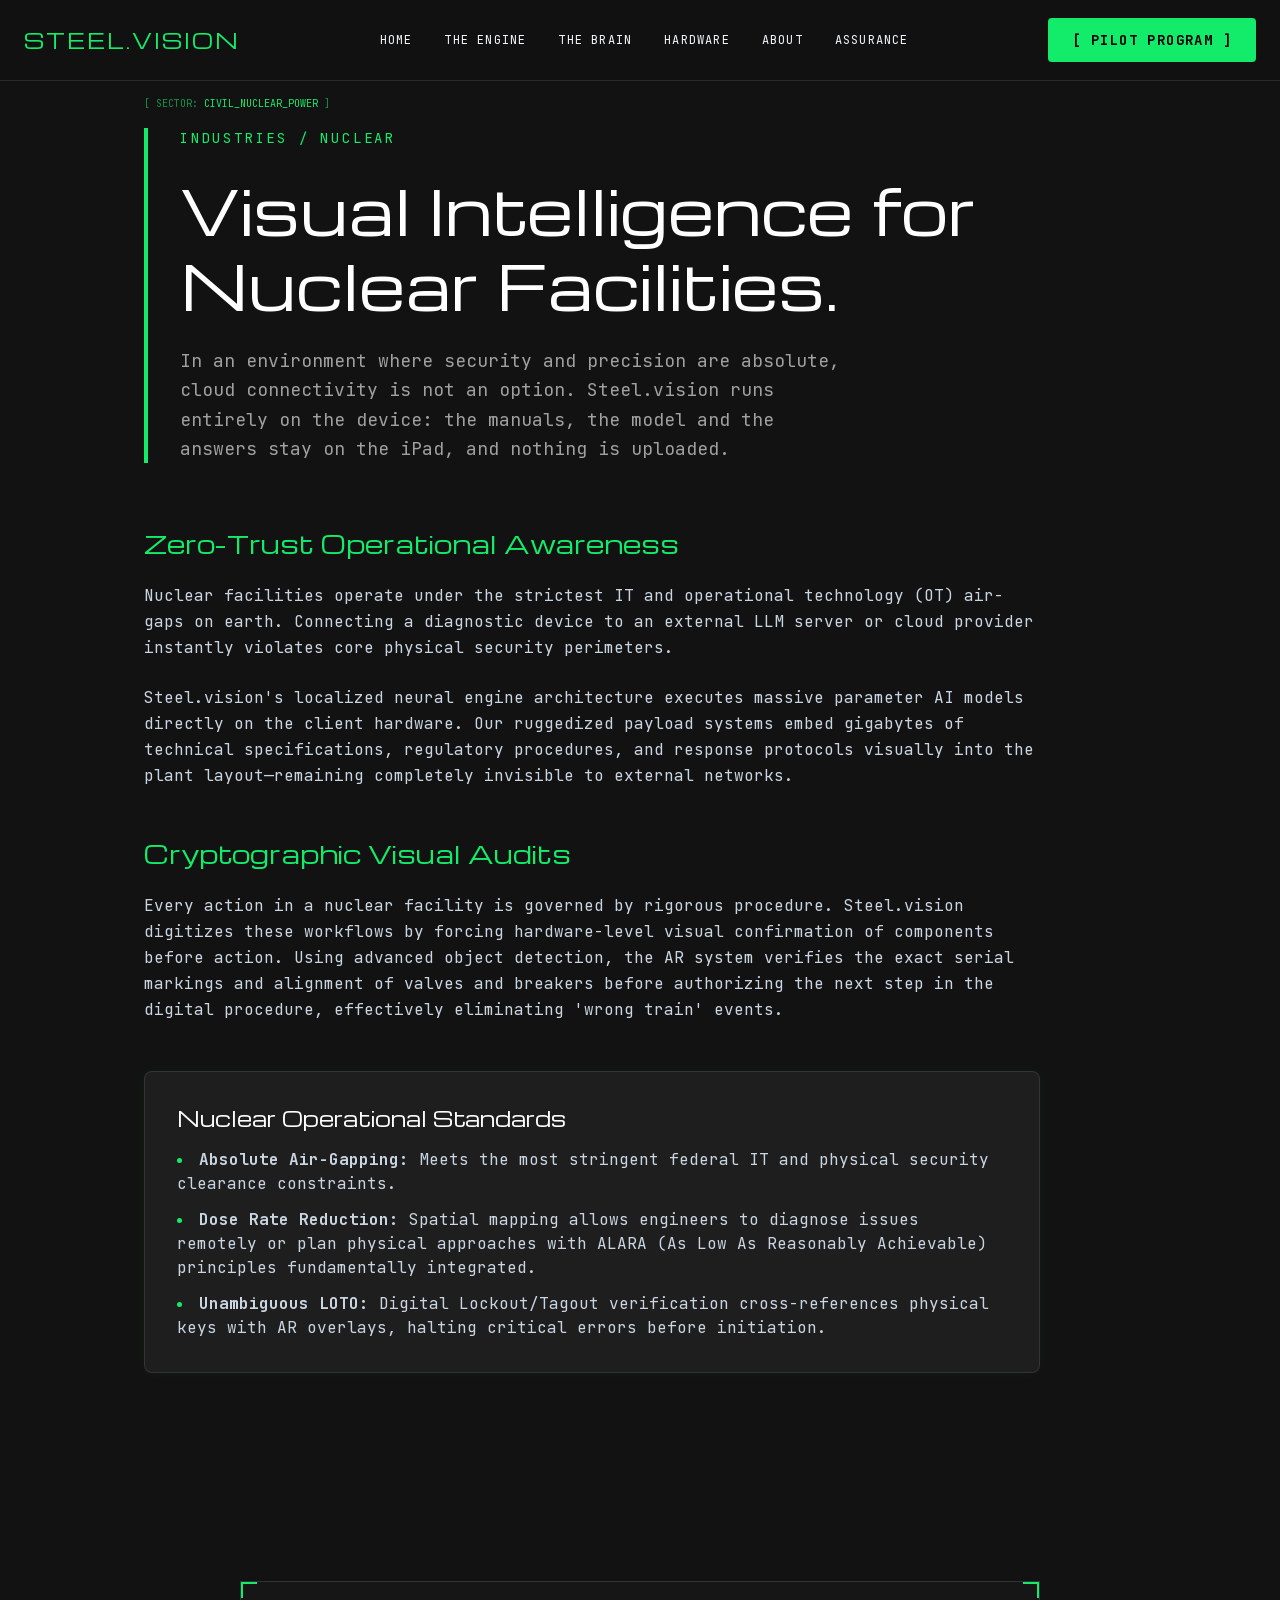
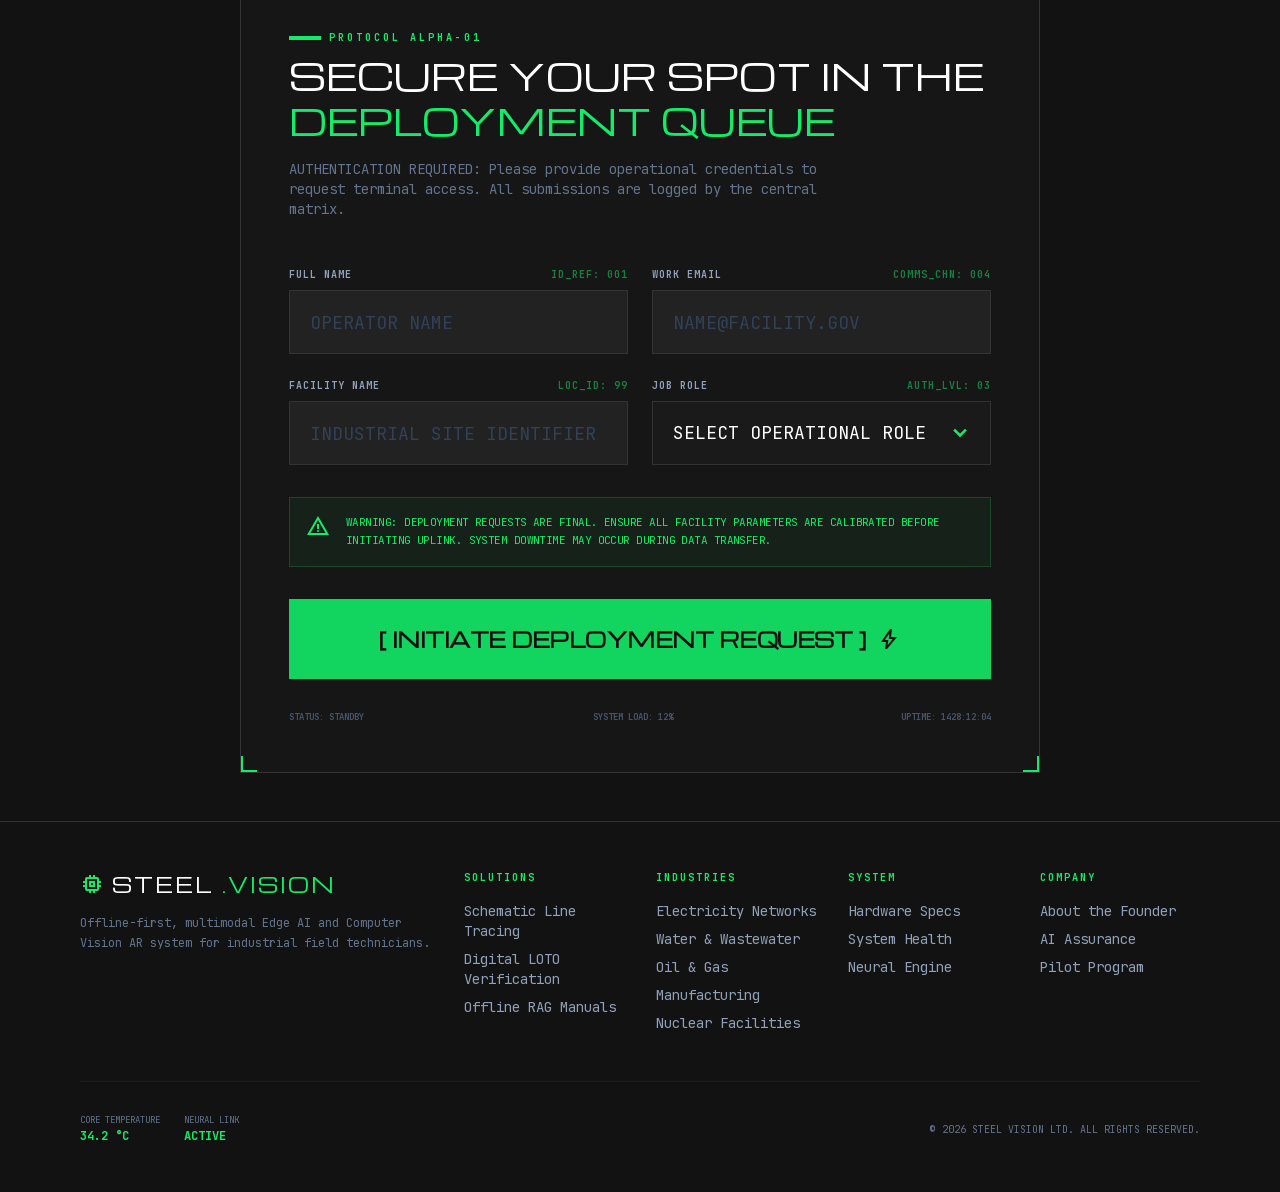
<file: industries/nuclear-facilities.html>
<!DOCTYPE html><!--IScKKh_ClFgHNZeSiV_tK--><html lang="en" class="dark scroll-smooth"><head><meta charSet="utf-8"/><meta name="viewport" content="width=device-width, initial-scale=1"/><link rel="preload" href="/_next/static/media/051742360c26797e-s.p.102b7f24.woff2" as="font" crossorigin="" type="font/woff2"/><link rel="preload" href="/_next/static/media/fe83cf2ab39e9c57-s.p.442acfff.woff2" as="font" crossorigin="" type="font/woff2"/><link rel="stylesheet" href="/_next/static/chunks/fc85f569890aa0d5.css" data-precedence="next"/><link rel="preload" as="script" fetchPriority="low" href="/_next/static/chunks/67cd025f2d6ef0fa.js"/><script src="/_next/static/chunks/c59482915181f9e0.js" async=""></script><script src="/_next/static/chunks/3f386884f0a45eca.js" async=""></script><script src="/_next/static/chunks/be74c53ce30f3272.js" async=""></script><script src="/_next/static/chunks/turbopack-59da84809ce98745.js" async=""></script><script src="/_next/static/chunks/c72531840dabe999.js" async=""></script><script src="/_next/static/chunks/343b34660a74ed2f.js" async=""></script><script src="/_next/static/chunks/4cb85d0924db4060.js" async=""></script><script src="/_next/static/chunks/8323cfa0fba9cbfc.js" async=""></script><link rel="preload" href="https://fonts.googleapis.com/css2?family=Material+Symbols+Outlined:opsz,wght,FILL,GRAD@20..48,100..700,0..1,-50..200&amp;display=swap" as="style"/><meta name="next-size-adjust" content=""/><title>Steel.vision | Spatial Computing for Nuclear Facilities</title><meta name="description" content="Ultra-secure, 100% offline AR visual intelligence for nuclear power plant operations and regulatory compliance."/><link rel="icon" href="/favicon.ico?favicon.0b3bf435.ico" sizes="256x256" type="image/x-icon"/><link href="https://fonts.googleapis.com/css2?family=Material+Symbols+Outlined:opsz,wght,FILL,GRAD@20..48,100..700,0..1,-50..200&amp;display=swap" rel="stylesheet"/><script src="/_next/static/chunks/a6dad97d9634a72d.js" noModule=""></script></head><body class="michroma_b9eeaa69-module__I8TjCW__variable jetbrains_mono_609ca84a-module__PQ_eYW__variable antialiased bg-background-dark text-slate-100 font-mono"><div hidden=""><!--$--><!--/$--></div><main class="bg-[#121212] flex flex-col font-mono overflow-x-hidden text-slate-100 min-h-screen"><nav class="fixed top-0 w-full z-50 bg-[#121212]/80 backdrop-blur-md border-b border-white/10"><div class="max-w-7xl mx-auto px-6 h-20 flex items-center justify-between"><a class="text-[#13ec6a] font-display text-xl tracking-widest" href="/#home">STEEL.VISION</a><div class="hidden md:flex space-x-8 font-mono text-xs uppercase tracking-widest"><a class="hover:text-white transition-colors duration-200" href="/#home">Home</a><a class="hover:text-white transition-colors duration-200" href="/#engine">The Engine</a><a class="hover:text-white transition-colors duration-200" href="/#brain">The Brain</a><a class="hover:text-white transition-colors duration-200" href="/#hardware">Hardware</a><a class="hover:text-white transition-colors duration-200" href="/about">About</a><a class="hover:text-white transition-colors duration-200" href="/assurance">Assurance</a></div><a class="bg-[#13ec6a] text-black font-mono text-sm font-bold py-3 px-6 rounded-sm hover:bg-[#10c85a] transition-colors duration-200 uppercase tracking-widest hidden md:inline-block" href="/#pilot">[ PILOT PROGRAM ]</a><div class="md:hidden flex items-center"><button class="text-white/60 hover:text-white focus:outline-none" aria-label="Toggle menu"><svg class="w-8 h-8" fill="none" stroke="currentColor" viewBox="0 0 24 24" xmlns="http://www.w3.org/2000/svg"><path stroke-linecap="round" stroke-linejoin="round" stroke-width="2" d="M4 6h16M4 12h16M4 18h16"></path></svg></button></div></div></nav><section class="relative pt-32 pb-20 px-6 lg:px-20 max-w-6xl mx-auto w-full"><div class="absolute top-24 left-6 lg:left-20 z-20 font-mono text-[10px] text-[#13ec6a]/60 animate-flicker hidden lg:block">[ SECTOR: <span class="text-[#13ec6a]">CIVIL_NUCLEAR_POWER</span> ]</div><div class="flex flex-col gap-6 max-w-4xl border-l-4 border-[#13ec6a] pl-8 mb-16"><p class="font-mono text-[#13ec6a] text-sm tracking-[0.2em] uppercase">Industries / Nuclear</p><h1 class="font-display text-4xl md:text-6xl text-white leading-tight">Visual Intelligence for Nuclear Facilities.</h1><p class="font-mono text-[#a0a0a0] text-lg max-w-2xl leading-relaxed">In an environment where security and precision are absolute, cloud connectivity is not an option. Steel.vision runs entirely on the device: the manuals, the model and the answers stay on the iPad, and nothing is uploaded.</p></div><article class="prose prose-invert prose-slate max-w-4xl font-mono text-slate-300"><h2 class="text-[#13ec6a] text-2xl font-display mt-10 mb-6">Zero-Trust Operational Awareness</h2><p class="mb-6 leading-relaxed">Nuclear facilities operate under the strictest IT and operational technology (OT) air-gaps on earth. Connecting a diagnostic device to an external LLM server or cloud provider instantly violates core physical security perimeters.</p><p class="mb-6 leading-relaxed">Steel.vision&#x27;s localized neural engine architecture executes massive parameter AI models directly on the client hardware. Our ruggedized payload systems embed gigabytes of technical specifications, regulatory procedures, and response protocols visually into the plant layout—remaining completely invisible to external networks.</p><h2 class="text-[#13ec6a] text-2xl font-display mt-12 mb-6">Cryptographic Visual Audits</h2><p class="mb-6 leading-relaxed">Every action in a nuclear facility is governed by rigorous procedure. Steel.vision digitizes these workflows by forcing hardware-level visual confirmation of components before action. Using advanced object detection, the AR system verifies the exact serial markings and alignment of valves and breakers before authorizing the next step in the digital procedure, effectively eliminating &#x27;wrong train&#x27; events.</p><div class="bg-white/5 border border-white/10 p-8 rounded-lg my-12 shadow-[0_0_15px_rgba(19,236,106,0.05)]"><h3 class="text-white text-xl font-display mb-4">Nuclear Operational Standards</h3><ul class="list-disc list-inside space-y-3 marker:text-[#13ec6a]"><li><strong>Absolute Air-Gapping:</strong> Meets the most stringent federal IT and physical security clearance constraints.</li><li><strong>Dose Rate Reduction:</strong> Spatial mapping allows engineers to diagnose issues remotely or plan physical approaches with ALARA (As Low As Reasonably Achievable) principles fundamentally integrated.</li><li><strong>Unambiguous LOTO:</strong> Digital Lockout/Tagout verification cross-references physical keys with AR overlays, halting critical errors before initiation.</li></ul></div></article></section><section id="pilot" class="relative min-h-screen pt-20 flex flex-col items-center justify-center p-6 py-12 bg-[#121212] flex-1"><div class="absolute inset-0 bg-[radial-gradient(#13ec6a_0.5px,transparent_0.5px)] bg-[size:24px_24px] opacity-[0.03] pointer-events-none"></div><div class="w-full max-w-[800px] border border-[#333] bg-[#1a1a1a]/50 p-8 md:p-12 relative overflow-hidden z-10"><div class="absolute top-0 left-0 w-4 h-4 border-t-2 border-l-2 border-[#13ec6a]"></div><div class="absolute top-0 right-0 w-4 h-4 border-t-2 border-r-2 border-[#13ec6a]"></div><div class="absolute bottom-0 left-0 w-4 h-4 border-b-2 border-l-2 border-[#13ec6a]"></div><div class="absolute bottom-0 right-0 w-4 h-4 border-b-2 border-r-2 border-[#13ec6a]"></div><div class="mb-12"><div class="flex items-center gap-2 text-[#13ec6a] mb-2"><span class="h-1 w-8 bg-[#13ec6a]"></span><span class="text-[10px] uppercase tracking-[0.3em] font-bold">Protocol Alpha-01</span></div><h2 class="font-display text-2xl md:text-4xl text-white leading-tight uppercase">Secure your spot in the <span class="text-[#13ec6a]">Deployment Queue</span></h2><p class="text-slate-500 mt-4 text-sm max-w-xl font-mono">AUTHENTICATION REQUIRED: Please provide operational credentials to request terminal access. All submissions are logged by the central matrix.</p></div><form class="space-y-8"><div class="grid grid-cols-1 md:grid-cols-2 gap-6"><div class="flex flex-col gap-2"><label class="text-[10px] uppercase tracking-widest font-bold text-slate-400 flex justify-between font-mono"><span>Full Name</span><span class="text-[#13ec6a]/50">ID_REF: 001</span></label><input required="" class="w-full bg-[#1a1a1a] border border-[#333] text-white h-16 px-5 focus:outline-none focus:border-[#13ec6a] focus:shadow-[0_0_15px_rgba(19,236,106,0.4)] transition-all placeholder:text-slate-700 font-mono text-lg" placeholder="OPERATOR NAME" type="text" name="name"/></div><div class="flex flex-col gap-2"><label class="text-[10px] uppercase tracking-widest font-bold text-slate-400 flex justify-between font-mono"><span>Work Email</span><span class="text-[#13ec6a]/50">COMMS_CHN: 004</span></label><input required="" class="w-full bg-[#1a1a1a] border border-[#333] text-white h-16 px-5 focus:outline-none focus:border-[#13ec6a] focus:shadow-[0_0_15px_rgba(19,236,106,0.4)] transition-all placeholder:text-slate-700 font-mono text-lg" placeholder="NAME@FACILITY.GOV" type="email" name="email"/></div><div class="flex flex-col gap-2"><label class="text-[10px] uppercase tracking-widest font-bold text-slate-400 flex justify-between font-mono"><span>Facility Name</span><span class="text-[#13ec6a]/50">LOC_ID: 99</span></label><input required="" class="w-full bg-[#1a1a1a] border border-[#333] text-white h-16 px-5 focus:outline-none focus:border-[#13ec6a] focus:shadow-[0_0_15px_rgba(19,236,106,0.4)] transition-all placeholder:text-slate-700 font-mono text-lg" placeholder="INDUSTRIAL SITE IDENTIFIER" type="text" name="facility"/></div><div class="flex flex-col gap-2"><label class="text-[10px] uppercase tracking-widest font-bold text-slate-400 flex justify-between font-mono"><span>Job Role</span><span class="text-[#13ec6a]/50">AUTH_LVL: 03</span></label><div class="relative group"><button type="button" class="w-full bg-[#1a1a1a] border border-[#333] text-white h-16 px-5 flex items-center justify-between focus:outline-none focus:border-[#13ec6a] focus:shadow-[0_0_15px_rgba(19,236,106,0.4)] transition-all font-mono text-lg cursor-pointer text-left overflow-hidden"><span class="truncate pr-2">SELECT OPERATIONAL ROLE</span><svg class="w-5 h-5 text-[#13ec6a] shrink-0" fill="none" stroke="currentColor" stroke-linecap="square" stroke-linejoin="miter" stroke-width="3" viewBox="0 0 24 24"><path d="M6 9l6 6 6-6"></path></svg></button><div class="absolute left-0 right-0 top-full mt-1 z-50 bg-[#121212] border border-white/10 opacity-0 invisible group-focus-within:opacity-100 group-focus-within:visible transition-all duration-200 shadow-[0_10px_30px_rgba(0,0,0,0.8)]"><ul class="py-0 font-mono text-sm uppercase m-0 list-none p-0"><li><button type="button" class="w-full px-5 py-4 text-left hover:bg-[#13ec6a] hover:text-black transition-colors border-b border-white/5 cursor-pointer">SYSTEM ENGINEER</button></li><li><button type="button" class="w-full px-5 py-4 text-left hover:bg-[#13ec6a] hover:text-black transition-colors border-b border-white/5 cursor-pointer">SITE ARCHITECT</button></li><li><button type="button" class="w-full px-5 py-4 text-left hover:bg-[#13ec6a] hover:text-black transition-colors border-b border-white/5 cursor-pointer">CORE OPERATOR</button></li><li><button type="button" class="w-full px-5 py-4 text-left hover:bg-[#13ec6a] hover:text-black transition-colors cursor-pointer">SECURITY OVERSEER</button></li></ul></div></div></div></div><div class="p-4 border border-[#13ec6a]/20 bg-[#13ec6a]/5 flex gap-4 items-start"><span class="material-symbols-outlined text-[#13ec6a]">warning</span><p class="text-[11px] text-[#13ec6a] leading-relaxed uppercase tracking-tighter font-mono m-0">Warning: Deployment requests are final. Ensure all facility parameters are calibrated before initiating uplink. System downtime may occur during data transfer.</p></div><button type="submit" class="group relative w-full h-20 bg-[#13ec6a] hover:bg-white disabled:opacity-50 disabled:bg-[#13ec6a]/50 transition-colors duration-300 overflow-hidden disabled:cursor-not-allowed border-none cursor-pointer"><div class="absolute inset-0 bg-[#121212]/10 group-hover:bg-transparent"></div><span class="relative font-display text-[#121212] text-lg md:text-xl font-black tracking-tight flex items-center justify-center gap-3">[ INITIATE DEPLOYMENT REQUEST ]<span class="material-symbols-outlined">bolt</span></span></button><div class="flex justify-between items-center text-[9px] text-slate-600 uppercase font-bold font-mono"><span>Status: <!-- -->Standby</span><span>System Load: 12%</span><span>Uptime: 1428:12:04</span></div></form></div></section></main><!--$--><!--/$--><footer class="w-full px-6 md:px-20 py-12 border-t border-[#333] bg-[#121212] flex flex-col gap-12 relative z-10 font-mono text-slate-100"><div class="grid grid-cols-1 md:grid-cols-2 lg:grid-cols-6 gap-8"><div class="flex flex-col gap-4 md:col-span-2"><a class="font-display text-xl text-white tracking-widest uppercase flex items-center gap-2" href="/"><span class="material-symbols-outlined text-[#13ec6a]">memory</span>Steel<span class="text-[#13ec6a]">.vision</span></a><p class="text-slate-500 text-xs leading-relaxed">Offline-first, multimodal Edge AI and Computer Vision AR system for industrial field technicians.</p></div><div class="flex flex-col gap-4"><h4 class="text-[#13ec6a] text-[10px] uppercase tracking-[0.2em] font-bold">Solutions</h4><ul class="flex flex-col gap-2 text-sm text-slate-400"><li><a class="hover:text-[#13ec6a] transition-colors" href="/solutions/pid-line-tracing">Schematic Line Tracing</a></li><li><a class="hover:text-[#13ec6a] transition-colors" href="/solutions/digital-loto-verification">Digital LOTO Verification</a></li><li><a class="hover:text-[#13ec6a] transition-colors" href="/solutions/offline-rag-manuals">Offline RAG Manuals</a></li></ul></div><div class="flex flex-col gap-4"><h4 class="text-[#13ec6a] text-[10px] uppercase tracking-[0.2em] font-bold">Industries</h4><ul class="flex flex-col gap-2 text-sm text-slate-400"><li><a class="hover:text-[#13ec6a] transition-colors" href="/industries/utility-grids">Electricity Networks</a></li><li><a class="hover:text-[#13ec6a] transition-colors" href="/industries/water">Water &amp; Wastewater</a></li><li><a class="hover:text-[#13ec6a] transition-colors" href="/industries/oil-and-gas">Oil &amp; Gas</a></li><li><a class="hover:text-[#13ec6a] transition-colors" href="/industries/manufacturing">Manufacturing</a></li><li><a class="hover:text-[#13ec6a] transition-colors" href="/industries/nuclear-facilities">Nuclear Facilities</a></li></ul></div><div class="flex flex-col gap-4"><h4 class="text-[#13ec6a] text-[10px] uppercase tracking-[0.2em] font-bold">System</h4><ul class="flex flex-col gap-2 text-sm text-slate-400"><li><a class="hover:text-[#13ec6a] transition-colors" href="/#hardware">Hardware Specs</a></li><li><a class="hover:text-[#13ec6a] transition-colors" href="/#engine">System Health</a></li><li><a class="hover:text-[#13ec6a] transition-colors" href="/#brain">Neural Engine</a></li></ul></div><div class="flex flex-col gap-4"><h4 class="text-[#13ec6a] text-[10px] uppercase tracking-[0.2em] font-bold">Company</h4><ul class="flex flex-col gap-2 text-sm text-slate-400"><li><a class="hover:text-[#13ec6a] transition-colors" href="/about">About the Founder</a></li><li><a class="hover:text-[#13ec6a] transition-colors" href="/assurance">AI Assurance</a></li><li><a class="hover:text-[#13ec6a] transition-colors" href="/#pilot">Pilot Program</a></li></ul></div></div><div class="flex flex-wrap justify-between items-center gap-4 pt-8 border-t border-white/5"><div class="flex gap-6"><div class="flex flex-col"><span class="text-[9px] text-slate-500 uppercase font-mono">Core Temperature</span><span class="text-xs text-[#13ec6a] font-bold font-mono">34.2 °C</span></div><div class="flex flex-col"><span class="text-[9px] text-slate-500 uppercase font-mono">Neural Link</span><span class="text-xs text-[#13ec6a] font-bold font-mono">ACTIVE</span></div></div><div class="text-[10px] text-slate-500 text-right font-mono">© <!-- -->2026<!-- --> STEEL VISION LTD. ALL RIGHTS RESERVED.</div></div></footer><script src="/_next/static/chunks/67cd025f2d6ef0fa.js" id="_R_" async=""></script><script>(self.__next_f=self.__next_f||[]).push([0])</script><script>self.__next_f.push([1,"1:\"$Sreact.fragment\"\n2:I[32541,[\"/_next/static/chunks/c72531840dabe999.js\",\"/_next/static/chunks/343b34660a74ed2f.js\"],\"default\"]\n3:I[47338,[\"/_next/static/chunks/c72531840dabe999.js\",\"/_next/static/chunks/343b34660a74ed2f.js\"],\"default\"]\n4:I[18781,[\"/_next/static/chunks/4cb85d0924db4060.js\"],\"\"]\n10:I[65692,[],\"default\"]\n:HL[\"/_next/static/chunks/fc85f569890aa0d5.css\",\"style\"]\n:HL[\"/_next/static/media/051742360c26797e-s.p.102b7f24.woff2\",\"font\",{\"crossOrigin\":\"\",\"type\":\"font/woff2\"}]\n:HL[\"/_next/static/media/fe83cf2ab39e9c57-s.p.442acfff.woff2\",\"font\",{\"crossOrigin\":\"\",\"type\":\"font/woff2\"}]\n:HL[\"https://fonts.googleapis.com/css2?family=Material+Symbols+Outlined:opsz,wght,FILL,GRAD@20..48,100..700,0..1,-50..200\u0026display=swap\",\"style\"]\n"])</script><script>self.__next_f.push([1,"0:{\"P\":null,\"b\":\"IScKKh-ClFgHNZeSiV_tK\",\"c\":[\"\",\"industries\",\"nuclear-facilities\"],\"q\":\"\",\"i\":false,\"f\":[[[\"\",{\"children\":[\"industries\",{\"children\":[\"nuclear-facilities\",{\"children\":[\"__PAGE__\",{}]}]}]},\"$undefined\",\"$undefined\",true],[[\"$\",\"$1\",\"c\",{\"children\":[[[\"$\",\"link\",\"0\",{\"rel\":\"stylesheet\",\"href\":\"/_next/static/chunks/fc85f569890aa0d5.css\",\"precedence\":\"next\",\"crossOrigin\":\"$undefined\",\"nonce\":\"$undefined\"}],[\"$\",\"script\",\"script-0\",{\"src\":\"/_next/static/chunks/4cb85d0924db4060.js\",\"async\":true,\"nonce\":\"$undefined\"}]],[\"$\",\"html\",null,{\"lang\":\"en\",\"className\":\"dark scroll-smooth\",\"children\":[[\"$\",\"head\",null,{\"children\":[\"$\",\"link\",null,{\"href\":\"https://fonts.googleapis.com/css2?family=Material+Symbols+Outlined:opsz,wght,FILL,GRAD@20..48,100..700,0..1,-50..200\u0026display=swap\",\"rel\":\"stylesheet\"}]}],[\"$\",\"body\",null,{\"className\":\"michroma_b9eeaa69-module__I8TjCW__variable jetbrains_mono_609ca84a-module__PQ_eYW__variable antialiased bg-background-dark text-slate-100 font-mono\",\"children\":[[\"$\",\"$L2\",null,{\"parallelRouterKey\":\"children\",\"error\":\"$undefined\",\"errorStyles\":\"$undefined\",\"errorScripts\":\"$undefined\",\"template\":[\"$\",\"$L3\",null,{}],\"templateStyles\":\"$undefined\",\"templateScripts\":\"$undefined\",\"notFound\":[[[\"$\",\"title\",null,{\"children\":\"404: This page could not be found.\"}],[\"$\",\"div\",null,{\"style\":{\"fontFamily\":\"system-ui,\\\"Segoe UI\\\",Roboto,Helvetica,Arial,sans-serif,\\\"Apple Color Emoji\\\",\\\"Segoe UI Emoji\\\"\",\"height\":\"100vh\",\"textAlign\":\"center\",\"display\":\"flex\",\"flexDirection\":\"column\",\"alignItems\":\"center\",\"justifyContent\":\"center\"},\"children\":[\"$\",\"div\",null,{\"children\":[[\"$\",\"style\",null,{\"dangerouslySetInnerHTML\":{\"__html\":\"body{color:#000;background:#fff;margin:0}.next-error-h1{border-right:1px solid rgba(0,0,0,.3)}@media (prefers-color-scheme:dark){body{color:#fff;background:#000}.next-error-h1{border-right:1px solid rgba(255,255,255,.3)}}\"}}],[\"$\",\"h1\",null,{\"className\":\"next-error-h1\",\"style\":{\"display\":\"inline-block\",\"margin\":\"0 20px 0 0\",\"padding\":\"0 23px 0 0\",\"fontSize\":24,\"fontWeight\":500,\"verticalAlign\":\"top\",\"lineHeight\":\"49px\"},\"children\":404}],[\"$\",\"div\",null,{\"style\":{\"display\":\"inline-block\"},\"children\":[\"$\",\"h2\",null,{\"style\":{\"fontSize\":14,\"fontWeight\":400,\"lineHeight\":\"49px\",\"margin\":0},\"children\":\"This page could not be found.\"}]}]]}]}]],[]],\"forbidden\":\"$undefined\",\"unauthorized\":\"$undefined\"}],[\"$\",\"footer\",null,{\"className\":\"w-full px-6 md:px-20 py-12 border-t border-[#333] bg-[#121212] flex flex-col gap-12 relative z-10 font-mono text-slate-100\",\"children\":[[\"$\",\"div\",null,{\"className\":\"grid grid-cols-1 md:grid-cols-2 lg:grid-cols-6 gap-8\",\"children\":[[\"$\",\"div\",null,{\"className\":\"flex flex-col gap-4 md:col-span-2\",\"children\":[[\"$\",\"$L4\",null,{\"href\":\"/\",\"className\":\"font-display text-xl text-white tracking-widest uppercase flex items-center gap-2\",\"children\":[[\"$\",\"span\",null,{\"className\":\"material-symbols-outlined text-[#13ec6a]\",\"children\":\"memory\"}],\"Steel\",[\"$\",\"span\",null,{\"className\":\"text-[#13ec6a]\",\"children\":\".vision\"}]]}],[\"$\",\"p\",null,{\"className\":\"text-slate-500 text-xs leading-relaxed\",\"children\":\"Offline-first, multimodal Edge AI and Computer Vision AR system for industrial field technicians.\"}]]}],[\"$\",\"div\",null,{\"className\":\"flex flex-col gap-4\",\"children\":[[\"$\",\"h4\",null,{\"className\":\"text-[#13ec6a] text-[10px] uppercase tracking-[0.2em] font-bold\",\"children\":\"Solutions\"}],[\"$\",\"ul\",null,{\"className\":\"flex flex-col gap-2 text-sm text-slate-400\",\"children\":[[\"$\",\"li\",null,{\"children\":[\"$\",\"$L4\",null,{\"href\":\"/solutions/pid-line-tracing\",\"className\":\"hover:text-[#13ec6a] transition-colors\",\"children\":\"Schematic Line Tracing\"}]}],[\"$\",\"li\",null,{\"children\":[\"$\",\"$L4\",null,{\"href\":\"/solutions/digital-loto-verification\",\"className\":\"hover:text-[#13ec6a] transition-colors\",\"children\":\"Digital LOTO Verification\"}]}],[\"$\",\"li\",null,{\"children\":[\"$\",\"$L4\",null,{\"href\":\"/solutions/offline-rag-manuals\",\"className\":\"hover:text-[#13ec6a] transition-colors\",\"children\":\"Offline RAG Manuals\"}]}]]}]]}],[\"$\",\"div\",null,{\"className\":\"flex flex-col gap-4\",\"children\":[[\"$\",\"h4\",null,{\"className\":\"text-[#13ec6a] text-[10px] uppercase tracking-[0.2em] font-bold\",\"children\":\"Industries\"}],[\"$\",\"ul\",null,{\"className\":\"flex flex-col gap-2 text-sm text-slate-400\",\"children\":[[\"$\",\"li\",null,{\"children\":[\"$\",\"$L4\",null,{\"href\":\"/industries/utility-grids\",\"className\":\"hover:text-[#13ec6a] transition-colors\",\"children\":\"Electricity Networks\"}]}],\"$L5\",\"$L6\",\"$L7\",\"$L8\"]}]]}],\"$L9\",\"$La\"]}],\"$Lb\"]}]]}]]}]]}],{\"children\":[\"$Lc\",{\"children\":[\"$Ld\",{\"children\":[\"$Le\",{},null,false,false]},null,false,false]},null,false,false]},null,false,false],\"$Lf\",false]],\"m\":\"$undefined\",\"G\":[\"$10\",[]],\"S\":true}\n"])</script><script>self.__next_f.push([1,"11:I[41042,[\"/_next/static/chunks/4cb85d0924db4060.js\",\"/_next/static/chunks/8323cfa0fba9cbfc.js\"],\"default\"]\n15:I[15290,[\"/_next/static/chunks/c72531840dabe999.js\",\"/_next/static/chunks/343b34660a74ed2f.js\"],\"ViewportBoundary\"]\n17:I[15290,[\"/_next/static/chunks/c72531840dabe999.js\",\"/_next/static/chunks/343b34660a74ed2f.js\"],\"MetadataBoundary\"]\n18:\"$Sreact.suspense\"\n5:[\"$\",\"li\",null,{\"children\":[\"$\",\"$L4\",null,{\"href\":\"/industries/water\",\"className\":\"hover:text-[#13ec6a] transition-colors\",\"children\":\"Water \u0026 Wastewater\"}]}]\n6:[\"$\",\"li\",null,{\"children\":[\"$\",\"$L4\",null,{\"href\":\"/industries/oil-and-gas\",\"className\":\"hover:text-[#13ec6a] transition-colors\",\"children\":\"Oil \u0026 Gas\"}]}]\n7:[\"$\",\"li\",null,{\"children\":[\"$\",\"$L4\",null,{\"href\":\"/industries/manufacturing\",\"className\":\"hover:text-[#13ec6a] transition-colors\",\"children\":\"Manufacturing\"}]}]\n8:[\"$\",\"li\",null,{\"children\":[\"$\",\"$L4\",null,{\"href\":\"/industries/nuclear-facilities\",\"className\":\"hover:text-[#13ec6a] transition-colors\",\"children\":\"Nuclear Facilities\"}]}]\n9:[\"$\",\"div\",null,{\"className\":\"flex flex-col gap-4\",\"children\":[[\"$\",\"h4\",null,{\"className\":\"text-[#13ec6a] text-[10px] uppercase tracking-[0.2em] font-bold\",\"children\":\"System\"}],[\"$\",\"ul\",null,{\"className\":\"flex flex-col gap-2 text-sm text-slate-400\",\"children\":[[\"$\",\"li\",null,{\"children\":[\"$\",\"$L4\",null,{\"href\":\"/#hardware\",\"className\":\"hover:text-[#13ec6a] transition-colors\",\"children\":\"Hardware Specs\"}]}],[\"$\",\"li\",null,{\"children\":[\"$\",\"$L4\",null,{\"href\":\"/#engine\",\"className\":\"hover:text-[#13ec6a] transition-colors\",\"children\":\"System Health\"}]}],[\"$\",\"li\",null,{\"children\":[\"$\",\"$L4\",null,{\"href\":\"/#brain\",\"className\":\"hover:text-[#13ec6a] transition-colors\",\"children\":\"Neural Engine\"}]}]]}]]}]\na:[\"$\",\"div\",null,{\"className\":\"flex flex-col gap-4\",\"children\":[[\"$\",\"h4\",null,{\"className\":\"text-[#13ec6a] text-[10px] uppercase tracking-[0.2em] font-bold\",\"children\":\"Company\"}],[\"$\",\"ul\",null,{\"className\":\"flex flex-col gap-2 text-sm text-slate-400\",\"children\":[[\"$\",\"li\",null,{\"children\":[\"$\",\"$L4\",null,{\"href\":\"/about\",\"className\":\"hover:text-[#13ec6a] transition-colors\",\"children\":\"About the Founder\"}]}],[\"$\",\"li\",null,{\"children\":[\"$\",\"$L4\",null,{\"href\":\"/assurance\",\"className\":\"hover:text-[#13ec6a] transition-colors\",\"children\":\"AI Assurance\"}]}],[\"$\",\"li\",null,{\"children\":[\"$\",\"$L4\",null,{\"href\":\"/#pilot\",\"className\":\"hover:text-[#13ec6a] transition-colors\",\"children\":\"Pilot Program\"}]}]]}]]}]\nb:[\"$\",\"div\",null,{\"className\":\"flex flex-wrap justify-between items-center gap-4 pt-8 border-t border-white/5\",\"children\":[[\"$\",\"div\",null,{\"className\":\"flex gap-6\",\"children\":[[\"$\",\"div\",null,{\"className\":\"flex flex-col\",\"children\":[[\"$\",\"span\",null,{\"className\":\"text-[9px] text-slate-500 uppercase font-mono\",\"children\":\"Core Temperature\"}],[\"$\",\"span\",null,{\"className\":\"text-xs text-[#13ec6a] font-bold font-mono\",\"children\":\"34.2 °C\"}]]}],[\"$\",\"div\",null,{\"className\":\"flex flex-col\",\"children\":[[\"$\",\"span\",null,{\"className\":\"text-[9px] text-slate-500 uppercase font-mono\",\"children\":\"Neural Link\"}],[\"$\",\"span\",null,{\"className\":\"text-xs text-[#13ec6a] font-bold font-mono\",\"children\":\"ACTIVE\"}]]}]]}],[\"$\",\"div\",null,{\"className\":\"text-[10px] text-slate-500 text-right font-mono\",\"children\":[\"© \",2026,\" STEEL VISION LTD. ALL RIGHTS RESERVED.\"]}]]}]\nc:[\"$\",\"$1\",\"c\",{\"children\":[null,[\"$\",\"$L2\",null,{\"parallelRouterKey\":\"children\",\"error\":\"$undefined\",\"errorStyles\":\"$undefined\",\"errorScripts\":\"$undefined\",\"template\":[\"$\",\"$L3\",null,{}],\"templateStyles\":\"$undefined\",\"templateScripts\":\"$undefined\",\"notFound\":\"$undefined\",\"forbidden\":\"$undefined\",\"unauthorized\":\"$undefined\"}]]}]\nd:[\"$\",\"$1\",\"c\",{\"children\":[null,[\"$\",\"$L2\",null,{\"parallelRouterKey\":\"children\",\"error\":\"$undefined\",\"errorStyles\":\"$undefined\",\"errorScripts\":\"$undefined\",\"template\":[\"$\",\"$L3\",null,{}],\"templateStyles\":\"$undefined\",\"templateScripts\":\"$undefined\",\"notFound\":\"$undefined\",\"forbidden\":\"$undefined\",\"unauthorized\":\"$undefined\"}]]}]\n"])</script><script>self.__next_f.push([1,"e:[\"$\",\"$1\",\"c\",{\"children\":[[\"$\",\"main\",null,{\"className\":\"bg-[#121212] flex flex-col font-mono overflow-x-hidden text-slate-100 min-h-screen\",\"children\":[[\"$\",\"$L11\",null,{}],[\"$\",\"section\",null,{\"className\":\"relative pt-32 pb-20 px-6 lg:px-20 max-w-6xl mx-auto w-full\",\"children\":[[\"$\",\"div\",null,{\"className\":\"absolute top-24 left-6 lg:left-20 z-20 font-mono text-[10px] text-[#13ec6a]/60 animate-flicker hidden lg:block\",\"children\":[\"[ SECTOR: \",[\"$\",\"span\",null,{\"className\":\"text-[#13ec6a]\",\"children\":\"CIVIL_NUCLEAR_POWER\"}],\" ]\"]}],[\"$\",\"div\",null,{\"className\":\"flex flex-col gap-6 max-w-4xl border-l-4 border-[#13ec6a] pl-8 mb-16\",\"children\":[[\"$\",\"p\",null,{\"className\":\"font-mono text-[#13ec6a] text-sm tracking-[0.2em] uppercase\",\"children\":\"Industries / Nuclear\"}],[\"$\",\"h1\",null,{\"className\":\"font-display text-4xl md:text-6xl text-white leading-tight\",\"children\":\"Visual Intelligence for Nuclear Facilities.\"}],[\"$\",\"p\",null,{\"className\":\"font-mono text-[#a0a0a0] text-lg max-w-2xl leading-relaxed\",\"children\":\"In an environment where security and precision are absolute, cloud connectivity is not an option. Steel.vision runs entirely on the device: the manuals, the model and the answers stay on the iPad, and nothing is uploaded.\"}]]}],[\"$\",\"article\",null,{\"className\":\"prose prose-invert prose-slate max-w-4xl font-mono text-slate-300\",\"children\":[[\"$\",\"h2\",null,{\"className\":\"text-[#13ec6a] text-2xl font-display mt-10 mb-6\",\"children\":\"Zero-Trust Operational Awareness\"}],[\"$\",\"p\",null,{\"className\":\"mb-6 leading-relaxed\",\"children\":\"Nuclear facilities operate under the strictest IT and operational technology (OT) air-gaps on earth. Connecting a diagnostic device to an external LLM server or cloud provider instantly violates core physical security perimeters.\"}],[\"$\",\"p\",null,{\"className\":\"mb-6 leading-relaxed\",\"children\":\"Steel.vision's localized neural engine architecture executes massive parameter AI models directly on the client hardware. Our ruggedized payload systems embed gigabytes of technical specifications, regulatory procedures, and response protocols visually into the plant layout—remaining completely invisible to external networks.\"}],[\"$\",\"h2\",null,{\"className\":\"text-[#13ec6a] text-2xl font-display mt-12 mb-6\",\"children\":\"Cryptographic Visual Audits\"}],[\"$\",\"p\",null,{\"className\":\"mb-6 leading-relaxed\",\"children\":\"Every action in a nuclear facility is governed by rigorous procedure. Steel.vision digitizes these workflows by forcing hardware-level visual confirmation of components before action. Using advanced object detection, the AR system verifies the exact serial markings and alignment of valves and breakers before authorizing the next step in the digital procedure, effectively eliminating 'wrong train' events.\"}],[\"$\",\"div\",null,{\"className\":\"bg-white/5 border border-white/10 p-8 rounded-lg my-12 shadow-[0_0_15px_rgba(19,236,106,0.05)]\",\"children\":[[\"$\",\"h3\",null,{\"className\":\"text-white text-xl font-display mb-4\",\"children\":\"Nuclear Operational Standards\"}],[\"$\",\"ul\",null,{\"className\":\"list-disc list-inside space-y-3 marker:text-[#13ec6a]\",\"children\":[[\"$\",\"li\",null,{\"children\":[[\"$\",\"strong\",null,{\"children\":\"Absolute Air-Gapping:\"}],\" Meets the most stringent federal IT and physical security clearance constraints.\"]}],[\"$\",\"li\",null,{\"children\":[[\"$\",\"strong\",null,{\"children\":\"Dose Rate Reduction:\"}],\" Spatial mapping allows engineers to diagnose issues remotely or plan physical approaches with ALARA (As Low As Reasonably Achievable) principles fundamentally integrated.\"]}],[\"$\",\"li\",null,{\"children\":[[\"$\",\"strong\",null,{\"children\":\"Unambiguous LOTO:\"}],\" Digital Lockout/Tagout verification cross-references physical keys with AR overlays, halting critical errors before initiation.\"]}]]}]]}]]}]]}],\"$L12\"]}],[\"$L13\"],\"$L14\"]}]\n"])</script><script>self.__next_f.push([1,"f:[\"$\",\"$1\",\"h\",{\"children\":[null,[\"$\",\"$L15\",null,{\"children\":\"$L16\"}],[\"$\",\"div\",null,{\"hidden\":true,\"children\":[\"$\",\"$L17\",null,{\"children\":[\"$\",\"$18\",null,{\"name\":\"Next.Metadata\",\"children\":\"$L19\"}]}]}],[\"$\",\"meta\",null,{\"name\":\"next-size-adjust\",\"content\":\"\"}]]}]\n"])</script><script>self.__next_f.push([1,"1a:I[47715,[\"/_next/static/chunks/4cb85d0924db4060.js\",\"/_next/static/chunks/8323cfa0fba9cbfc.js\"],\"default\"]\n1b:I[15290,[\"/_next/static/chunks/c72531840dabe999.js\",\"/_next/static/chunks/343b34660a74ed2f.js\"],\"OutletBoundary\"]\n12:[\"$\",\"$L1a\",null,{}]\n13:[\"$\",\"script\",\"script-0\",{\"src\":\"/_next/static/chunks/8323cfa0fba9cbfc.js\",\"async\":true,\"nonce\":\"$undefined\"}]\n14:[\"$\",\"$L1b\",null,{\"children\":[\"$\",\"$18\",null,{\"name\":\"Next.MetadataOutlet\",\"children\":\"$@1c\"}]}]\n"])</script><script>self.__next_f.push([1,"16:[[\"$\",\"meta\",\"0\",{\"charSet\":\"utf-8\"}],[\"$\",\"meta\",\"1\",{\"name\":\"viewport\",\"content\":\"width=device-width, initial-scale=1\"}]]\n"])</script><script>self.__next_f.push([1,"1d:I[15735,[\"/_next/static/chunks/c72531840dabe999.js\",\"/_next/static/chunks/343b34660a74ed2f.js\"],\"IconMark\"]\n19:[[\"$\",\"title\",\"0\",{\"children\":\"Steel.vision | Spatial Computing for Nuclear Facilities\"}],[\"$\",\"meta\",\"1\",{\"name\":\"description\",\"content\":\"Ultra-secure, 100% offline AR visual intelligence for nuclear power plant operations and regulatory compliance.\"}],[\"$\",\"link\",\"2\",{\"rel\":\"icon\",\"href\":\"/favicon.ico?favicon.0b3bf435.ico\",\"sizes\":\"256x256\",\"type\":\"image/x-icon\"}],[\"$\",\"$L1d\",\"3\",{}]]\n1c:null\n"])</script></body></html>
</file>
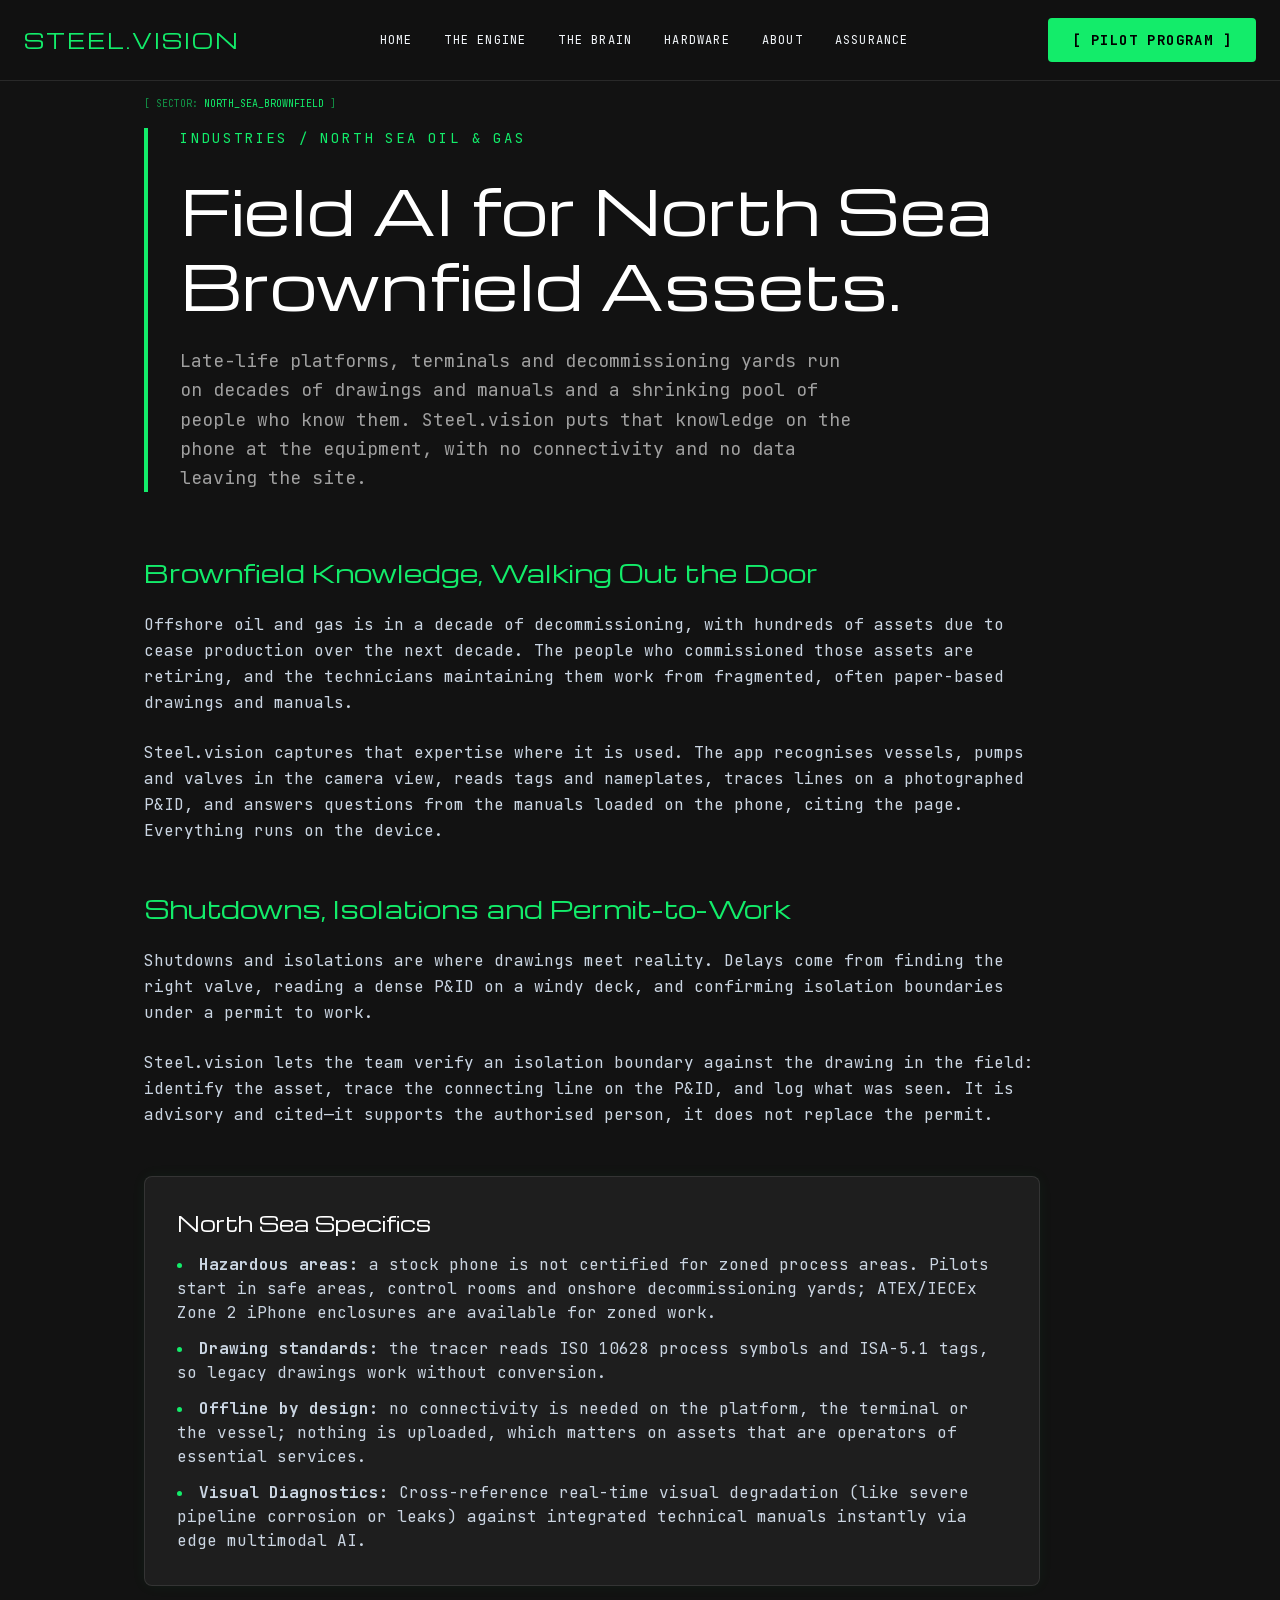
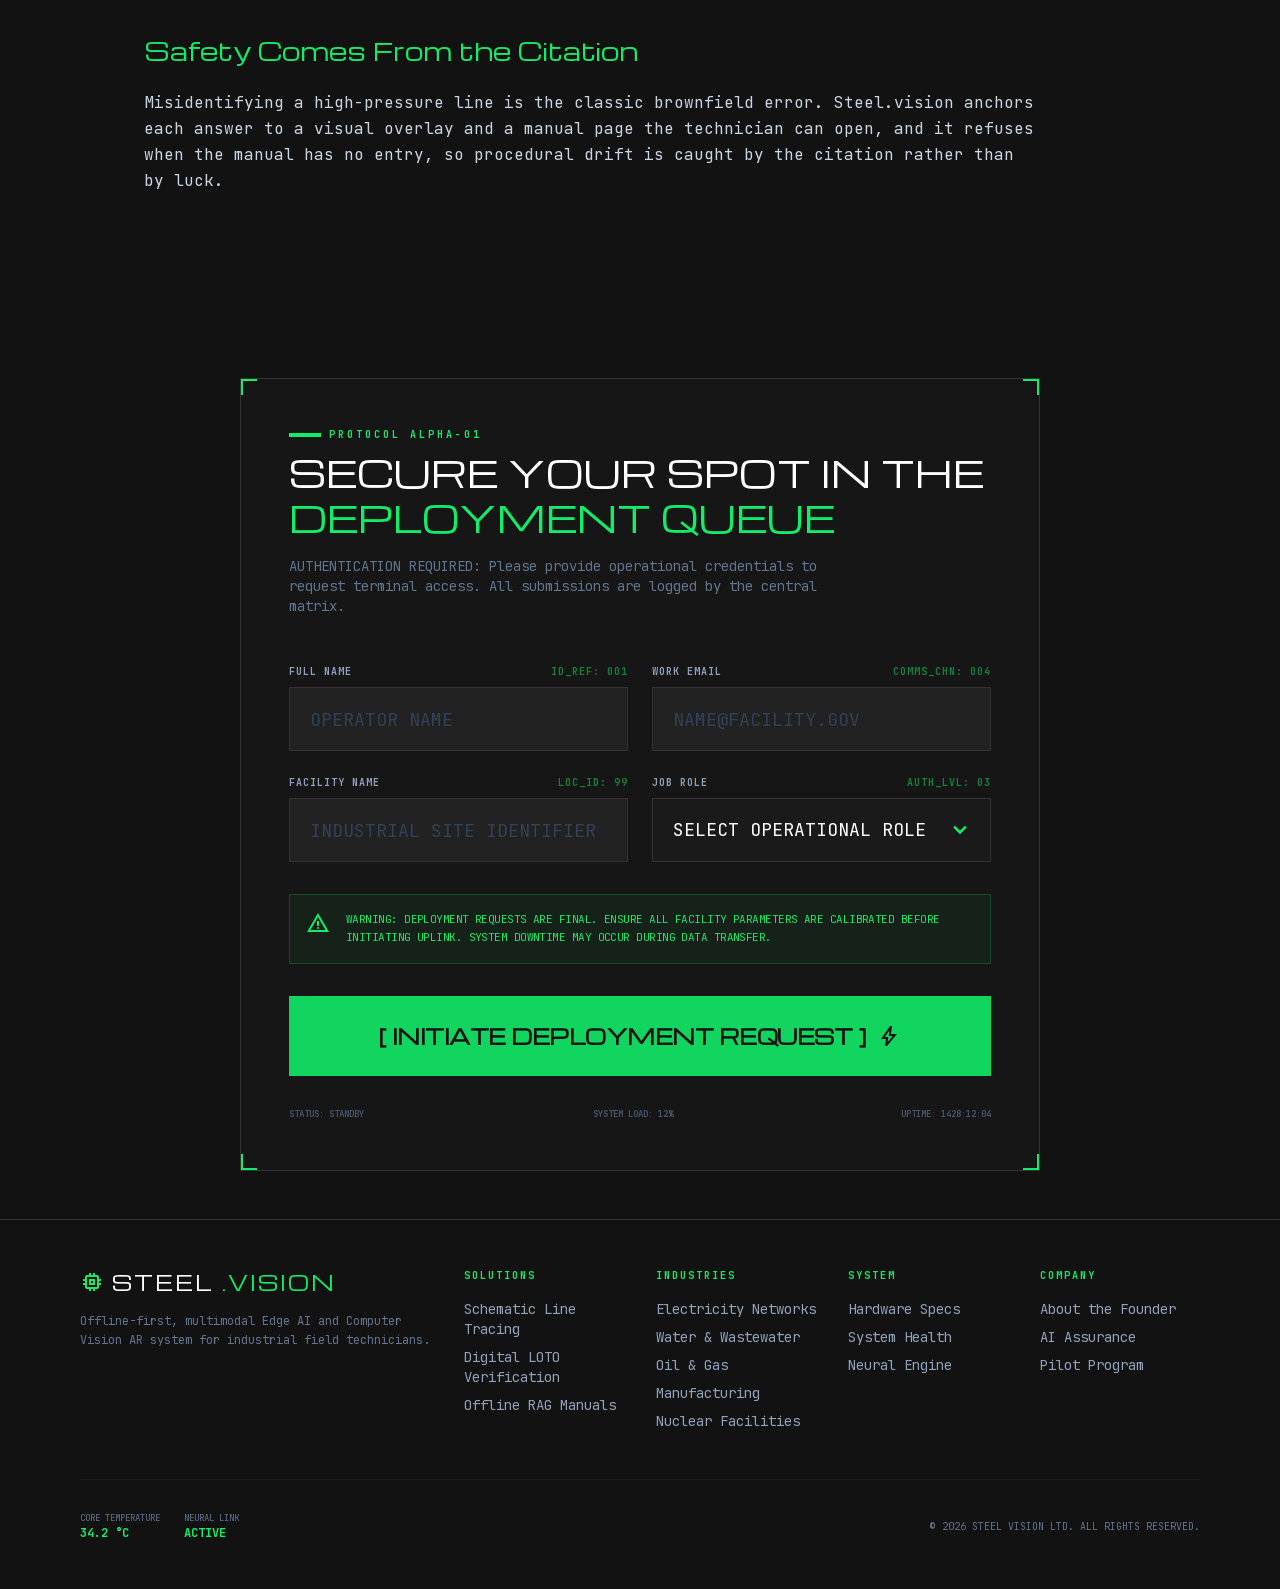
<file: industries/oil-and-gas.html>
<!DOCTYPE html><!--IScKKh_ClFgHNZeSiV_tK--><html lang="en" class="dark scroll-smooth"><head><meta charSet="utf-8"/><meta name="viewport" content="width=device-width, initial-scale=1"/><link rel="preload" href="/_next/static/media/051742360c26797e-s.p.102b7f24.woff2" as="font" crossorigin="" type="font/woff2"/><link rel="preload" href="/_next/static/media/fe83cf2ab39e9c57-s.p.442acfff.woff2" as="font" crossorigin="" type="font/woff2"/><link rel="stylesheet" href="/_next/static/chunks/fc85f569890aa0d5.css" data-precedence="next"/><link rel="preload" as="script" fetchPriority="low" href="/_next/static/chunks/67cd025f2d6ef0fa.js"/><script src="/_next/static/chunks/c59482915181f9e0.js" async=""></script><script src="/_next/static/chunks/3f386884f0a45eca.js" async=""></script><script src="/_next/static/chunks/be74c53ce30f3272.js" async=""></script><script src="/_next/static/chunks/turbopack-59da84809ce98745.js" async=""></script><script src="/_next/static/chunks/c72531840dabe999.js" async=""></script><script src="/_next/static/chunks/343b34660a74ed2f.js" async=""></script><script src="/_next/static/chunks/4cb85d0924db4060.js" async=""></script><script src="/_next/static/chunks/8323cfa0fba9cbfc.js" async=""></script><link rel="preload" href="https://fonts.googleapis.com/css2?family=Material+Symbols+Outlined:opsz,wght,FILL,GRAD@20..48,100..700,0..1,-50..200&amp;display=swap" as="style"/><meta name="next-size-adjust" content=""/><title>Steel.vision | Field AI for North Sea Brownfield Assets</title><meta name="description" content="Offline field AI for North Sea oil and gas: P&amp;ID tracing, equipment recognition and manual retrieval on the technician&#x27;s phone for brownfield maintenance, late-life operation and decommissioning."/><link rel="icon" href="/favicon.ico?favicon.0b3bf435.ico" sizes="256x256" type="image/x-icon"/><link href="https://fonts.googleapis.com/css2?family=Material+Symbols+Outlined:opsz,wght,FILL,GRAD@20..48,100..700,0..1,-50..200&amp;display=swap" rel="stylesheet"/><script src="/_next/static/chunks/a6dad97d9634a72d.js" noModule=""></script></head><body class="michroma_b9eeaa69-module__I8TjCW__variable jetbrains_mono_609ca84a-module__PQ_eYW__variable antialiased bg-background-dark text-slate-100 font-mono"><div hidden=""><!--$--><!--/$--></div><main class="bg-[#121212] flex flex-col font-mono overflow-x-hidden text-slate-100 min-h-screen"><nav class="fixed top-0 w-full z-50 bg-[#121212]/80 backdrop-blur-md border-b border-white/10"><div class="max-w-7xl mx-auto px-6 h-20 flex items-center justify-between"><a class="text-[#13ec6a] font-display text-xl tracking-widest" href="/#home">STEEL.VISION</a><div class="hidden md:flex space-x-8 font-mono text-xs uppercase tracking-widest"><a class="hover:text-white transition-colors duration-200" href="/#home">Home</a><a class="hover:text-white transition-colors duration-200" href="/#engine">The Engine</a><a class="hover:text-white transition-colors duration-200" href="/#brain">The Brain</a><a class="hover:text-white transition-colors duration-200" href="/#hardware">Hardware</a><a class="hover:text-white transition-colors duration-200" href="/about">About</a><a class="hover:text-white transition-colors duration-200" href="/assurance">Assurance</a></div><a class="bg-[#13ec6a] text-black font-mono text-sm font-bold py-3 px-6 rounded-sm hover:bg-[#10c85a] transition-colors duration-200 uppercase tracking-widest hidden md:inline-block" href="/#pilot">[ PILOT PROGRAM ]</a><div class="md:hidden flex items-center"><button class="text-white/60 hover:text-white focus:outline-none" aria-label="Toggle menu"><svg class="w-8 h-8" fill="none" stroke="currentColor" viewBox="0 0 24 24" xmlns="http://www.w3.org/2000/svg"><path stroke-linecap="round" stroke-linejoin="round" stroke-width="2" d="M4 6h16M4 12h16M4 18h16"></path></svg></button></div></div></nav><section class="relative pt-32 pb-20 px-6 lg:px-20 max-w-6xl mx-auto w-full"><div class="absolute top-24 left-6 lg:left-20 z-20 font-mono text-[10px] text-[#13ec6a]/60 animate-flicker hidden lg:block">[ SECTOR: <span class="text-[#13ec6a]">NORTH_SEA_BROWNFIELD</span> ]</div><div class="flex flex-col gap-6 max-w-4xl border-l-4 border-[#13ec6a] pl-8 mb-16"><p class="font-mono text-[#13ec6a] text-sm tracking-[0.2em] uppercase">Industries / North Sea Oil &amp; Gas</p><h1 class="font-display text-4xl md:text-6xl text-white leading-tight">Field AI for North Sea Brownfield Assets.</h1><p class="font-mono text-[#a0a0a0] text-lg max-w-2xl leading-relaxed">Late-life platforms, terminals and decommissioning yards run on decades of drawings and manuals and a shrinking pool of people who know them. Steel.vision puts that knowledge on the phone at the equipment, with no connectivity and no data leaving the site.</p></div><article class="prose prose-invert prose-slate max-w-4xl font-mono text-slate-300"><h2 class="text-[#13ec6a] text-2xl font-display mt-10 mb-6">Brownfield Knowledge, Walking Out the Door</h2><p class="mb-6 leading-relaxed">Offshore oil and gas is in a decade of decommissioning, with hundreds of assets due to cease production over the next decade. The people who commissioned those assets are retiring, and the technicians maintaining them work from fragmented, often paper-based drawings and manuals.</p><p class="mb-6 leading-relaxed">Steel.vision captures that expertise where it is used. The app recognises vessels, pumps and valves in the camera view, reads tags and nameplates, traces lines on a photographed P&amp;ID, and answers questions from the manuals loaded on the phone, citing the page. Everything runs on the device.</p><h2 class="text-[#13ec6a] text-2xl font-display mt-12 mb-6">Shutdowns, Isolations and Permit-to-Work</h2><p class="mb-6 leading-relaxed">Shutdowns and isolations are where drawings meet reality. Delays come from finding the right valve, reading a dense P&amp;ID on a windy deck, and confirming isolation boundaries under a permit to work.</p><p class="mb-6 leading-relaxed">Steel.vision lets the team verify an isolation boundary against the drawing in the field: identify the asset, trace the connecting line on the P&amp;ID, and log what was seen. It is advisory and cited—it supports the authorised person, it does not replace the permit.</p><div class="bg-white/5 border border-white/10 p-8 rounded-lg my-12 shadow-[0_0_15px_rgba(19,236,106,0.05)]"><h3 class="text-white text-xl font-display mb-4">North Sea Specifics</h3><ul class="list-disc list-inside space-y-3 marker:text-[#13ec6a]"><li><strong>Hazardous areas:</strong> a stock phone is not certified for zoned process areas. Pilots start in safe areas, control rooms and onshore decommissioning yards; ATEX/IECEx Zone 2 iPhone enclosures are available for zoned work.</li><li><strong>Drawing standards:</strong> the tracer reads ISO 10628 process symbols and ISA-5.1 tags, so legacy drawings work without conversion.</li><li><strong>Offline by design:</strong> no connectivity is needed on the platform, the terminal or the vessel; nothing is uploaded, which matters on assets that are operators of essential services.</li><li><strong>Visual Diagnostics:</strong> Cross-reference real-time visual degradation (like severe pipeline corrosion or leaks) against integrated technical manuals instantly via edge multimodal AI.</li></ul></div><h2 class="text-[#13ec6a] text-2xl font-display mt-10 mb-6">Safety Comes From the Citation</h2><p class="mb-6 leading-relaxed">Misidentifying a high-pressure line is the classic brownfield error. Steel.vision anchors each answer to a visual overlay and a manual page the technician can open, and it refuses when the manual has no entry, so procedural drift is caught by the citation rather than by luck.</p></article></section><section id="pilot" class="relative min-h-screen pt-20 flex flex-col items-center justify-center p-6 py-12 bg-[#121212] flex-1"><div class="absolute inset-0 bg-[radial-gradient(#13ec6a_0.5px,transparent_0.5px)] bg-[size:24px_24px] opacity-[0.03] pointer-events-none"></div><div class="w-full max-w-[800px] border border-[#333] bg-[#1a1a1a]/50 p-8 md:p-12 relative overflow-hidden z-10"><div class="absolute top-0 left-0 w-4 h-4 border-t-2 border-l-2 border-[#13ec6a]"></div><div class="absolute top-0 right-0 w-4 h-4 border-t-2 border-r-2 border-[#13ec6a]"></div><div class="absolute bottom-0 left-0 w-4 h-4 border-b-2 border-l-2 border-[#13ec6a]"></div><div class="absolute bottom-0 right-0 w-4 h-4 border-b-2 border-r-2 border-[#13ec6a]"></div><div class="mb-12"><div class="flex items-center gap-2 text-[#13ec6a] mb-2"><span class="h-1 w-8 bg-[#13ec6a]"></span><span class="text-[10px] uppercase tracking-[0.3em] font-bold">Protocol Alpha-01</span></div><h2 class="font-display text-2xl md:text-4xl text-white leading-tight uppercase">Secure your spot in the <span class="text-[#13ec6a]">Deployment Queue</span></h2><p class="text-slate-500 mt-4 text-sm max-w-xl font-mono">AUTHENTICATION REQUIRED: Please provide operational credentials to request terminal access. All submissions are logged by the central matrix.</p></div><form class="space-y-8"><div class="grid grid-cols-1 md:grid-cols-2 gap-6"><div class="flex flex-col gap-2"><label class="text-[10px] uppercase tracking-widest font-bold text-slate-400 flex justify-between font-mono"><span>Full Name</span><span class="text-[#13ec6a]/50">ID_REF: 001</span></label><input required="" class="w-full bg-[#1a1a1a] border border-[#333] text-white h-16 px-5 focus:outline-none focus:border-[#13ec6a] focus:shadow-[0_0_15px_rgba(19,236,106,0.4)] transition-all placeholder:text-slate-700 font-mono text-lg" placeholder="OPERATOR NAME" type="text" name="name"/></div><div class="flex flex-col gap-2"><label class="text-[10px] uppercase tracking-widest font-bold text-slate-400 flex justify-between font-mono"><span>Work Email</span><span class="text-[#13ec6a]/50">COMMS_CHN: 004</span></label><input required="" class="w-full bg-[#1a1a1a] border border-[#333] text-white h-16 px-5 focus:outline-none focus:border-[#13ec6a] focus:shadow-[0_0_15px_rgba(19,236,106,0.4)] transition-all placeholder:text-slate-700 font-mono text-lg" placeholder="NAME@FACILITY.GOV" type="email" name="email"/></div><div class="flex flex-col gap-2"><label class="text-[10px] uppercase tracking-widest font-bold text-slate-400 flex justify-between font-mono"><span>Facility Name</span><span class="text-[#13ec6a]/50">LOC_ID: 99</span></label><input required="" class="w-full bg-[#1a1a1a] border border-[#333] text-white h-16 px-5 focus:outline-none focus:border-[#13ec6a] focus:shadow-[0_0_15px_rgba(19,236,106,0.4)] transition-all placeholder:text-slate-700 font-mono text-lg" placeholder="INDUSTRIAL SITE IDENTIFIER" type="text" name="facility"/></div><div class="flex flex-col gap-2"><label class="text-[10px] uppercase tracking-widest font-bold text-slate-400 flex justify-between font-mono"><span>Job Role</span><span class="text-[#13ec6a]/50">AUTH_LVL: 03</span></label><div class="relative group"><button type="button" class="w-full bg-[#1a1a1a] border border-[#333] text-white h-16 px-5 flex items-center justify-between focus:outline-none focus:border-[#13ec6a] focus:shadow-[0_0_15px_rgba(19,236,106,0.4)] transition-all font-mono text-lg cursor-pointer text-left overflow-hidden"><span class="truncate pr-2">SELECT OPERATIONAL ROLE</span><svg class="w-5 h-5 text-[#13ec6a] shrink-0" fill="none" stroke="currentColor" stroke-linecap="square" stroke-linejoin="miter" stroke-width="3" viewBox="0 0 24 24"><path d="M6 9l6 6 6-6"></path></svg></button><div class="absolute left-0 right-0 top-full mt-1 z-50 bg-[#121212] border border-white/10 opacity-0 invisible group-focus-within:opacity-100 group-focus-within:visible transition-all duration-200 shadow-[0_10px_30px_rgba(0,0,0,0.8)]"><ul class="py-0 font-mono text-sm uppercase m-0 list-none p-0"><li><button type="button" class="w-full px-5 py-4 text-left hover:bg-[#13ec6a] hover:text-black transition-colors border-b border-white/5 cursor-pointer">SYSTEM ENGINEER</button></li><li><button type="button" class="w-full px-5 py-4 text-left hover:bg-[#13ec6a] hover:text-black transition-colors border-b border-white/5 cursor-pointer">SITE ARCHITECT</button></li><li><button type="button" class="w-full px-5 py-4 text-left hover:bg-[#13ec6a] hover:text-black transition-colors border-b border-white/5 cursor-pointer">CORE OPERATOR</button></li><li><button type="button" class="w-full px-5 py-4 text-left hover:bg-[#13ec6a] hover:text-black transition-colors cursor-pointer">SECURITY OVERSEER</button></li></ul></div></div></div></div><div class="p-4 border border-[#13ec6a]/20 bg-[#13ec6a]/5 flex gap-4 items-start"><span class="material-symbols-outlined text-[#13ec6a]">warning</span><p class="text-[11px] text-[#13ec6a] leading-relaxed uppercase tracking-tighter font-mono m-0">Warning: Deployment requests are final. Ensure all facility parameters are calibrated before initiating uplink. System downtime may occur during data transfer.</p></div><button type="submit" class="group relative w-full h-20 bg-[#13ec6a] hover:bg-white disabled:opacity-50 disabled:bg-[#13ec6a]/50 transition-colors duration-300 overflow-hidden disabled:cursor-not-allowed border-none cursor-pointer"><div class="absolute inset-0 bg-[#121212]/10 group-hover:bg-transparent"></div><span class="relative font-display text-[#121212] text-lg md:text-xl font-black tracking-tight flex items-center justify-center gap-3">[ INITIATE DEPLOYMENT REQUEST ]<span class="material-symbols-outlined">bolt</span></span></button><div class="flex justify-between items-center text-[9px] text-slate-600 uppercase font-bold font-mono"><span>Status: <!-- -->Standby</span><span>System Load: 12%</span><span>Uptime: 1428:12:04</span></div></form></div></section></main><!--$--><!--/$--><footer class="w-full px-6 md:px-20 py-12 border-t border-[#333] bg-[#121212] flex flex-col gap-12 relative z-10 font-mono text-slate-100"><div class="grid grid-cols-1 md:grid-cols-2 lg:grid-cols-6 gap-8"><div class="flex flex-col gap-4 md:col-span-2"><a class="font-display text-xl text-white tracking-widest uppercase flex items-center gap-2" href="/"><span class="material-symbols-outlined text-[#13ec6a]">memory</span>Steel<span class="text-[#13ec6a]">.vision</span></a><p class="text-slate-500 text-xs leading-relaxed">Offline-first, multimodal Edge AI and Computer Vision AR system for industrial field technicians.</p></div><div class="flex flex-col gap-4"><h4 class="text-[#13ec6a] text-[10px] uppercase tracking-[0.2em] font-bold">Solutions</h4><ul class="flex flex-col gap-2 text-sm text-slate-400"><li><a class="hover:text-[#13ec6a] transition-colors" href="/solutions/pid-line-tracing">Schematic Line Tracing</a></li><li><a class="hover:text-[#13ec6a] transition-colors" href="/solutions/digital-loto-verification">Digital LOTO Verification</a></li><li><a class="hover:text-[#13ec6a] transition-colors" href="/solutions/offline-rag-manuals">Offline RAG Manuals</a></li></ul></div><div class="flex flex-col gap-4"><h4 class="text-[#13ec6a] text-[10px] uppercase tracking-[0.2em] font-bold">Industries</h4><ul class="flex flex-col gap-2 text-sm text-slate-400"><li><a class="hover:text-[#13ec6a] transition-colors" href="/industries/utility-grids">Electricity Networks</a></li><li><a class="hover:text-[#13ec6a] transition-colors" href="/industries/water">Water &amp; Wastewater</a></li><li><a class="hover:text-[#13ec6a] transition-colors" href="/industries/oil-and-gas">Oil &amp; Gas</a></li><li><a class="hover:text-[#13ec6a] transition-colors" href="/industries/manufacturing">Manufacturing</a></li><li><a class="hover:text-[#13ec6a] transition-colors" href="/industries/nuclear-facilities">Nuclear Facilities</a></li></ul></div><div class="flex flex-col gap-4"><h4 class="text-[#13ec6a] text-[10px] uppercase tracking-[0.2em] font-bold">System</h4><ul class="flex flex-col gap-2 text-sm text-slate-400"><li><a class="hover:text-[#13ec6a] transition-colors" href="/#hardware">Hardware Specs</a></li><li><a class="hover:text-[#13ec6a] transition-colors" href="/#engine">System Health</a></li><li><a class="hover:text-[#13ec6a] transition-colors" href="/#brain">Neural Engine</a></li></ul></div><div class="flex flex-col gap-4"><h4 class="text-[#13ec6a] text-[10px] uppercase tracking-[0.2em] font-bold">Company</h4><ul class="flex flex-col gap-2 text-sm text-slate-400"><li><a class="hover:text-[#13ec6a] transition-colors" href="/about">About the Founder</a></li><li><a class="hover:text-[#13ec6a] transition-colors" href="/assurance">AI Assurance</a></li><li><a class="hover:text-[#13ec6a] transition-colors" href="/#pilot">Pilot Program</a></li></ul></div></div><div class="flex flex-wrap justify-between items-center gap-4 pt-8 border-t border-white/5"><div class="flex gap-6"><div class="flex flex-col"><span class="text-[9px] text-slate-500 uppercase font-mono">Core Temperature</span><span class="text-xs text-[#13ec6a] font-bold font-mono">34.2 °C</span></div><div class="flex flex-col"><span class="text-[9px] text-slate-500 uppercase font-mono">Neural Link</span><span class="text-xs text-[#13ec6a] font-bold font-mono">ACTIVE</span></div></div><div class="text-[10px] text-slate-500 text-right font-mono">© <!-- -->2026<!-- --> STEEL VISION LTD. ALL RIGHTS RESERVED.</div></div></footer><script src="/_next/static/chunks/67cd025f2d6ef0fa.js" id="_R_" async=""></script><script>(self.__next_f=self.__next_f||[]).push([0])</script><script>self.__next_f.push([1,"1:\"$Sreact.fragment\"\n2:I[32541,[\"/_next/static/chunks/c72531840dabe999.js\",\"/_next/static/chunks/343b34660a74ed2f.js\"],\"default\"]\n3:I[47338,[\"/_next/static/chunks/c72531840dabe999.js\",\"/_next/static/chunks/343b34660a74ed2f.js\"],\"default\"]\n4:I[18781,[\"/_next/static/chunks/4cb85d0924db4060.js\"],\"\"]\n10:I[65692,[],\"default\"]\n:HL[\"/_next/static/chunks/fc85f569890aa0d5.css\",\"style\"]\n:HL[\"/_next/static/media/051742360c26797e-s.p.102b7f24.woff2\",\"font\",{\"crossOrigin\":\"\",\"type\":\"font/woff2\"}]\n:HL[\"/_next/static/media/fe83cf2ab39e9c57-s.p.442acfff.woff2\",\"font\",{\"crossOrigin\":\"\",\"type\":\"font/woff2\"}]\n:HL[\"https://fonts.googleapis.com/css2?family=Material+Symbols+Outlined:opsz,wght,FILL,GRAD@20..48,100..700,0..1,-50..200\u0026display=swap\",\"style\"]\n"])</script><script>self.__next_f.push([1,"0:{\"P\":null,\"b\":\"IScKKh-ClFgHNZeSiV_tK\",\"c\":[\"\",\"industries\",\"oil-and-gas\"],\"q\":\"\",\"i\":false,\"f\":[[[\"\",{\"children\":[\"industries\",{\"children\":[\"oil-and-gas\",{\"children\":[\"__PAGE__\",{}]}]}]},\"$undefined\",\"$undefined\",true],[[\"$\",\"$1\",\"c\",{\"children\":[[[\"$\",\"link\",\"0\",{\"rel\":\"stylesheet\",\"href\":\"/_next/static/chunks/fc85f569890aa0d5.css\",\"precedence\":\"next\",\"crossOrigin\":\"$undefined\",\"nonce\":\"$undefined\"}],[\"$\",\"script\",\"script-0\",{\"src\":\"/_next/static/chunks/4cb85d0924db4060.js\",\"async\":true,\"nonce\":\"$undefined\"}]],[\"$\",\"html\",null,{\"lang\":\"en\",\"className\":\"dark scroll-smooth\",\"children\":[[\"$\",\"head\",null,{\"children\":[\"$\",\"link\",null,{\"href\":\"https://fonts.googleapis.com/css2?family=Material+Symbols+Outlined:opsz,wght,FILL,GRAD@20..48,100..700,0..1,-50..200\u0026display=swap\",\"rel\":\"stylesheet\"}]}],[\"$\",\"body\",null,{\"className\":\"michroma_b9eeaa69-module__I8TjCW__variable jetbrains_mono_609ca84a-module__PQ_eYW__variable antialiased bg-background-dark text-slate-100 font-mono\",\"children\":[[\"$\",\"$L2\",null,{\"parallelRouterKey\":\"children\",\"error\":\"$undefined\",\"errorStyles\":\"$undefined\",\"errorScripts\":\"$undefined\",\"template\":[\"$\",\"$L3\",null,{}],\"templateStyles\":\"$undefined\",\"templateScripts\":\"$undefined\",\"notFound\":[[[\"$\",\"title\",null,{\"children\":\"404: This page could not be found.\"}],[\"$\",\"div\",null,{\"style\":{\"fontFamily\":\"system-ui,\\\"Segoe UI\\\",Roboto,Helvetica,Arial,sans-serif,\\\"Apple Color Emoji\\\",\\\"Segoe UI Emoji\\\"\",\"height\":\"100vh\",\"textAlign\":\"center\",\"display\":\"flex\",\"flexDirection\":\"column\",\"alignItems\":\"center\",\"justifyContent\":\"center\"},\"children\":[\"$\",\"div\",null,{\"children\":[[\"$\",\"style\",null,{\"dangerouslySetInnerHTML\":{\"__html\":\"body{color:#000;background:#fff;margin:0}.next-error-h1{border-right:1px solid rgba(0,0,0,.3)}@media (prefers-color-scheme:dark){body{color:#fff;background:#000}.next-error-h1{border-right:1px solid rgba(255,255,255,.3)}}\"}}],[\"$\",\"h1\",null,{\"className\":\"next-error-h1\",\"style\":{\"display\":\"inline-block\",\"margin\":\"0 20px 0 0\",\"padding\":\"0 23px 0 0\",\"fontSize\":24,\"fontWeight\":500,\"verticalAlign\":\"top\",\"lineHeight\":\"49px\"},\"children\":404}],[\"$\",\"div\",null,{\"style\":{\"display\":\"inline-block\"},\"children\":[\"$\",\"h2\",null,{\"style\":{\"fontSize\":14,\"fontWeight\":400,\"lineHeight\":\"49px\",\"margin\":0},\"children\":\"This page could not be found.\"}]}]]}]}]],[]],\"forbidden\":\"$undefined\",\"unauthorized\":\"$undefined\"}],[\"$\",\"footer\",null,{\"className\":\"w-full px-6 md:px-20 py-12 border-t border-[#333] bg-[#121212] flex flex-col gap-12 relative z-10 font-mono text-slate-100\",\"children\":[[\"$\",\"div\",null,{\"className\":\"grid grid-cols-1 md:grid-cols-2 lg:grid-cols-6 gap-8\",\"children\":[[\"$\",\"div\",null,{\"className\":\"flex flex-col gap-4 md:col-span-2\",\"children\":[[\"$\",\"$L4\",null,{\"href\":\"/\",\"className\":\"font-display text-xl text-white tracking-widest uppercase flex items-center gap-2\",\"children\":[[\"$\",\"span\",null,{\"className\":\"material-symbols-outlined text-[#13ec6a]\",\"children\":\"memory\"}],\"Steel\",[\"$\",\"span\",null,{\"className\":\"text-[#13ec6a]\",\"children\":\".vision\"}]]}],[\"$\",\"p\",null,{\"className\":\"text-slate-500 text-xs leading-relaxed\",\"children\":\"Offline-first, multimodal Edge AI and Computer Vision AR system for industrial field technicians.\"}]]}],[\"$\",\"div\",null,{\"className\":\"flex flex-col gap-4\",\"children\":[[\"$\",\"h4\",null,{\"className\":\"text-[#13ec6a] text-[10px] uppercase tracking-[0.2em] font-bold\",\"children\":\"Solutions\"}],[\"$\",\"ul\",null,{\"className\":\"flex flex-col gap-2 text-sm text-slate-400\",\"children\":[[\"$\",\"li\",null,{\"children\":[\"$\",\"$L4\",null,{\"href\":\"/solutions/pid-line-tracing\",\"className\":\"hover:text-[#13ec6a] transition-colors\",\"children\":\"Schematic Line Tracing\"}]}],[\"$\",\"li\",null,{\"children\":[\"$\",\"$L4\",null,{\"href\":\"/solutions/digital-loto-verification\",\"className\":\"hover:text-[#13ec6a] transition-colors\",\"children\":\"Digital LOTO Verification\"}]}],[\"$\",\"li\",null,{\"children\":[\"$\",\"$L4\",null,{\"href\":\"/solutions/offline-rag-manuals\",\"className\":\"hover:text-[#13ec6a] transition-colors\",\"children\":\"Offline RAG Manuals\"}]}]]}]]}],[\"$\",\"div\",null,{\"className\":\"flex flex-col gap-4\",\"children\":[[\"$\",\"h4\",null,{\"className\":\"text-[#13ec6a] text-[10px] uppercase tracking-[0.2em] font-bold\",\"children\":\"Industries\"}],[\"$\",\"ul\",null,{\"className\":\"flex flex-col gap-2 text-sm text-slate-400\",\"children\":[[\"$\",\"li\",null,{\"children\":[\"$\",\"$L4\",null,{\"href\":\"/industries/utility-grids\",\"className\":\"hover:text-[#13ec6a] transition-colors\",\"children\":\"Electricity Networks\"}]}],\"$L5\",\"$L6\",\"$L7\",\"$L8\"]}]]}],\"$L9\",\"$La\"]}],\"$Lb\"]}]]}]]}]]}],{\"children\":[\"$Lc\",{\"children\":[\"$Ld\",{\"children\":[\"$Le\",{},null,false,false]},null,false,false]},null,false,false]},null,false,false],\"$Lf\",false]],\"m\":\"$undefined\",\"G\":[\"$10\",[]],\"S\":true}\n"])</script><script>self.__next_f.push([1,"11:I[41042,[\"/_next/static/chunks/4cb85d0924db4060.js\",\"/_next/static/chunks/8323cfa0fba9cbfc.js\"],\"default\"]\n19:I[15290,[\"/_next/static/chunks/c72531840dabe999.js\",\"/_next/static/chunks/343b34660a74ed2f.js\"],\"ViewportBoundary\"]\n1b:I[15290,[\"/_next/static/chunks/c72531840dabe999.js\",\"/_next/static/chunks/343b34660a74ed2f.js\"],\"MetadataBoundary\"]\n1c:\"$Sreact.suspense\"\n5:[\"$\",\"li\",null,{\"children\":[\"$\",\"$L4\",null,{\"href\":\"/industries/water\",\"className\":\"hover:text-[#13ec6a] transition-colors\",\"children\":\"Water \u0026 Wastewater\"}]}]\n6:[\"$\",\"li\",null,{\"children\":[\"$\",\"$L4\",null,{\"href\":\"/industries/oil-and-gas\",\"className\":\"hover:text-[#13ec6a] transition-colors\",\"children\":\"Oil \u0026 Gas\"}]}]\n7:[\"$\",\"li\",null,{\"children\":[\"$\",\"$L4\",null,{\"href\":\"/industries/manufacturing\",\"className\":\"hover:text-[#13ec6a] transition-colors\",\"children\":\"Manufacturing\"}]}]\n8:[\"$\",\"li\",null,{\"children\":[\"$\",\"$L4\",null,{\"href\":\"/industries/nuclear-facilities\",\"className\":\"hover:text-[#13ec6a] transition-colors\",\"children\":\"Nuclear Facilities\"}]}]\n9:[\"$\",\"div\",null,{\"className\":\"flex flex-col gap-4\",\"children\":[[\"$\",\"h4\",null,{\"className\":\"text-[#13ec6a] text-[10px] uppercase tracking-[0.2em] font-bold\",\"children\":\"System\"}],[\"$\",\"ul\",null,{\"className\":\"flex flex-col gap-2 text-sm text-slate-400\",\"children\":[[\"$\",\"li\",null,{\"children\":[\"$\",\"$L4\",null,{\"href\":\"/#hardware\",\"className\":\"hover:text-[#13ec6a] transition-colors\",\"children\":\"Hardware Specs\"}]}],[\"$\",\"li\",null,{\"children\":[\"$\",\"$L4\",null,{\"href\":\"/#engine\",\"className\":\"hover:text-[#13ec6a] transition-colors\",\"children\":\"System Health\"}]}],[\"$\",\"li\",null,{\"children\":[\"$\",\"$L4\",null,{\"href\":\"/#brain\",\"className\":\"hover:text-[#13ec6a] transition-colors\",\"children\":\"Neural Engine\"}]}]]}]]}]\na:[\"$\",\"div\",null,{\"className\":\"flex flex-col gap-4\",\"children\":[[\"$\",\"h4\",null,{\"className\":\"text-[#13ec6a] text-[10px] uppercase tracking-[0.2em] font-bold\",\"children\":\"Company\"}],[\"$\",\"ul\",null,{\"className\":\"flex flex-col gap-2 text-sm text-slate-400\",\"children\":[[\"$\",\"li\",null,{\"children\":[\"$\",\"$L4\",null,{\"href\":\"/about\",\"className\":\"hover:text-[#13ec6a] transition-colors\",\"children\":\"About the Founder\"}]}],[\"$\",\"li\",null,{\"children\":[\"$\",\"$L4\",null,{\"href\":\"/assurance\",\"className\":\"hover:text-[#13ec6a] transition-colors\",\"children\":\"AI Assurance\"}]}],[\"$\",\"li\",null,{\"children\":[\"$\",\"$L4\",null,{\"href\":\"/#pilot\",\"className\":\"hover:text-[#13ec6a] transition-colors\",\"children\":\"Pilot Program\"}]}]]}]]}]\nb:[\"$\",\"div\",null,{\"className\":\"flex flex-wrap justify-between items-center gap-4 pt-8 border-t border-white/5\",\"children\":[[\"$\",\"div\",null,{\"className\":\"flex gap-6\",\"children\":[[\"$\",\"div\",null,{\"className\":\"flex flex-col\",\"children\":[[\"$\",\"span\",null,{\"className\":\"text-[9px] text-slate-500 uppercase font-mono\",\"children\":\"Core Temperature\"}],[\"$\",\"span\",null,{\"className\":\"text-xs text-[#13ec6a] font-bold font-mono\",\"children\":\"34.2 °C\"}]]}],[\"$\",\"div\",null,{\"className\":\"flex flex-col\",\"children\":[[\"$\",\"span\",null,{\"className\":\"text-[9px] text-slate-500 uppercase font-mono\",\"children\":\"Neural Link\"}],[\"$\",\"span\",null,{\"className\":\"text-xs text-[#13ec6a] font-bold font-mono\",\"children\":\"ACTIVE\"}]]}]]}],[\"$\",\"div\",null,{\"className\":\"text-[10px] text-slate-500 text-right font-mono\",\"children\":[\"© \",2026,\" STEEL VISION LTD. ALL RIGHTS RESERVED.\"]}]]}]\nc:[\"$\",\"$1\",\"c\",{\"children\":[null,[\"$\",\"$L2\",null,{\"parallelRouterKey\":\"children\",\"error\":\"$undefined\",\"errorStyles\":\"$undefined\",\"errorScripts\":\"$undefined\",\"template\":[\"$\",\"$L3\",null,{}],\"templateStyles\":\"$undefined\",\"templateScripts\":\"$undefined\",\"notFound\":\"$undefined\",\"forbidden\":\"$undefined\",\"unauthorized\":\"$undefined\"}]]}]\nd:[\"$\",\"$1\",\"c\",{\"children\":[null,[\"$\",\"$L2\",null,{\"parallelRouterKey\":\"children\",\"error\":\"$undefined\",\"errorStyles\":\"$undefined\",\"errorScripts\":\"$undefined\",\"template\":[\"$\",\"$L3\",null,{}],\"templateStyles\":\"$undefined\",\"templateScripts\":\"$undefined\",\"notFound\":\"$undefined\",\"forbidden\":\"$undefined\",\"unauthorized\":\"$undefined\"}]]}]\n"])</script><script>self.__next_f.push([1,"e:[\"$\",\"$1\",\"c\",{\"children\":[[\"$\",\"main\",null,{\"className\":\"bg-[#121212] flex flex-col font-mono overflow-x-hidden text-slate-100 min-h-screen\",\"children\":[[\"$\",\"$L11\",null,{}],[\"$\",\"section\",null,{\"className\":\"relative pt-32 pb-20 px-6 lg:px-20 max-w-6xl mx-auto w-full\",\"children\":[[\"$\",\"div\",null,{\"className\":\"absolute top-24 left-6 lg:left-20 z-20 font-mono text-[10px] text-[#13ec6a]/60 animate-flicker hidden lg:block\",\"children\":[\"[ SECTOR: \",[\"$\",\"span\",null,{\"className\":\"text-[#13ec6a]\",\"children\":\"NORTH_SEA_BROWNFIELD\"}],\" ]\"]}],[\"$\",\"div\",null,{\"className\":\"flex flex-col gap-6 max-w-4xl border-l-4 border-[#13ec6a] pl-8 mb-16\",\"children\":[[\"$\",\"p\",null,{\"className\":\"font-mono text-[#13ec6a] text-sm tracking-[0.2em] uppercase\",\"children\":\"Industries / North Sea Oil \u0026 Gas\"}],[\"$\",\"h1\",null,{\"className\":\"font-display text-4xl md:text-6xl text-white leading-tight\",\"children\":\"Field AI for North Sea Brownfield Assets.\"}],[\"$\",\"p\",null,{\"className\":\"font-mono text-[#a0a0a0] text-lg max-w-2xl leading-relaxed\",\"children\":\"Late-life platforms, terminals and decommissioning yards run on decades of drawings and manuals and a shrinking pool of people who know them. Steel.vision puts that knowledge on the phone at the equipment, with no connectivity and no data leaving the site.\"}]]}],[\"$\",\"article\",null,{\"className\":\"prose prose-invert prose-slate max-w-4xl font-mono text-slate-300\",\"children\":[[\"$\",\"h2\",null,{\"className\":\"text-[#13ec6a] text-2xl font-display mt-10 mb-6\",\"children\":\"Brownfield Knowledge, Walking Out the Door\"}],[\"$\",\"p\",null,{\"className\":\"mb-6 leading-relaxed\",\"children\":\"Offshore oil and gas is in a decade of decommissioning, with hundreds of assets due to cease production over the next decade. The people who commissioned those assets are retiring, and the technicians maintaining them work from fragmented, often paper-based drawings and manuals.\"}],[\"$\",\"p\",null,{\"className\":\"mb-6 leading-relaxed\",\"children\":\"Steel.vision captures that expertise where it is used. The app recognises vessels, pumps and valves in the camera view, reads tags and nameplates, traces lines on a photographed P\u0026ID, and answers questions from the manuals loaded on the phone, citing the page. Everything runs on the device.\"}],[\"$\",\"h2\",null,{\"className\":\"text-[#13ec6a] text-2xl font-display mt-12 mb-6\",\"children\":\"Shutdowns, Isolations and Permit-to-Work\"}],[\"$\",\"p\",null,{\"className\":\"mb-6 leading-relaxed\",\"children\":\"Shutdowns and isolations are where drawings meet reality. Delays come from finding the right valve, reading a dense P\u0026ID on a windy deck, and confirming isolation boundaries under a permit to work.\"}],[\"$\",\"p\",null,{\"className\":\"mb-6 leading-relaxed\",\"children\":\"Steel.vision lets the team verify an isolation boundary against the drawing in the field: identify the asset, trace the connecting line on the P\u0026ID, and log what was seen. It is advisory and cited—it supports the authorised person, it does not replace the permit.\"}],[\"$\",\"div\",null,{\"className\":\"bg-white/5 border border-white/10 p-8 rounded-lg my-12 shadow-[0_0_15px_rgba(19,236,106,0.05)]\",\"children\":[[\"$\",\"h3\",null,{\"className\":\"text-white text-xl font-display mb-4\",\"children\":\"North Sea Specifics\"}],[\"$\",\"ul\",null,{\"className\":\"list-disc list-inside space-y-3 marker:text-[#13ec6a]\",\"children\":[[\"$\",\"li\",null,{\"children\":[[\"$\",\"strong\",null,{\"children\":\"Hazardous areas:\"}],\" a stock phone is not certified for zoned process areas. Pilots start in safe areas, control rooms and onshore decommissioning yards; ATEX/IECEx Zone 2 iPhone enclosures are available for zoned work.\"]}],[\"$\",\"li\",null,{\"children\":[[\"$\",\"strong\",null,{\"children\":\"Drawing standards:\"}],\" the tracer reads ISO 10628 process symbols and ISA-5.1 tags, so legacy drawings work without conversion.\"]}],\"$L12\",\"$L13\"]}]]}],\"$L14\",\"$L15\"]}]]}],\"$L16\"]}],[\"$L17\"],\"$L18\"]}]\n"])</script><script>self.__next_f.push([1,"f:[\"$\",\"$1\",\"h\",{\"children\":[null,[\"$\",\"$L19\",null,{\"children\":\"$L1a\"}],[\"$\",\"div\",null,{\"hidden\":true,\"children\":[\"$\",\"$L1b\",null,{\"children\":[\"$\",\"$1c\",null,{\"name\":\"Next.Metadata\",\"children\":\"$L1d\"}]}]}],[\"$\",\"meta\",null,{\"name\":\"next-size-adjust\",\"content\":\"\"}]]}]\n"])</script><script>self.__next_f.push([1,"1e:I[47715,[\"/_next/static/chunks/4cb85d0924db4060.js\",\"/_next/static/chunks/8323cfa0fba9cbfc.js\"],\"default\"]\n1f:I[15290,[\"/_next/static/chunks/c72531840dabe999.js\",\"/_next/static/chunks/343b34660a74ed2f.js\"],\"OutletBoundary\"]\n12:[\"$\",\"li\",null,{\"children\":[[\"$\",\"strong\",null,{\"children\":\"Offline by design:\"}],\" no connectivity is needed on the platform, the terminal or the vessel; nothing is uploaded, which matters on assets that are operators of essential services.\"]}]\n13:[\"$\",\"li\",null,{\"children\":[[\"$\",\"strong\",null,{\"children\":\"Visual Diagnostics:\"}],\" Cross-reference real-time visual degradation (like severe pipeline corrosion or leaks) against integrated technical manuals instantly via edge multimodal AI.\"]}]\n14:[\"$\",\"h2\",null,{\"className\":\"text-[#13ec6a] text-2xl font-display mt-10 mb-6\",\"children\":\"Safety Comes From the Citation\"}]\n15:[\"$\",\"p\",null,{\"className\":\"mb-6 leading-relaxed\",\"children\":\"Misidentifying a high-pressure line is the classic brownfield error. Steel.vision anchors each answer to a visual overlay and a manual page the technician can open, and it refuses when the manual has no entry, so procedural drift is caught by the citation rather than by luck.\"}]\n16:[\"$\",\"$L1e\",null,{}]\n17:[\"$\",\"script\",\"script-0\",{\"src\":\"/_next/static/chunks/8323cfa0fba9cbfc.js\",\"async\":true,\"nonce\":\"$undefined\"}]\n18:[\"$\",\"$L1f\",null,{\"children\":[\"$\",\"$1c\",null,{\"name\":\"Next.MetadataOutlet\",\"children\":\"$@20\"}]}]\n"])</script><script>self.__next_f.push([1,"1a:[[\"$\",\"meta\",\"0\",{\"charSet\":\"utf-8\"}],[\"$\",\"meta\",\"1\",{\"name\":\"viewport\",\"content\":\"width=device-width, initial-scale=1\"}]]\n"])</script><script>self.__next_f.push([1,"21:I[15735,[\"/_next/static/chunks/c72531840dabe999.js\",\"/_next/static/chunks/343b34660a74ed2f.js\"],\"IconMark\"]\n1d:[[\"$\",\"title\",\"0\",{\"children\":\"Steel.vision | Field AI for North Sea Brownfield Assets\"}],[\"$\",\"meta\",\"1\",{\"name\":\"description\",\"content\":\"Offline field AI for North Sea oil and gas: P\u0026ID tracing, equipment recognition and manual retrieval on the technician's phone for brownfield maintenance, late-life operation and decommissioning.\"}],[\"$\",\"link\",\"2\",{\"rel\":\"icon\",\"href\":\"/favicon.ico?favicon.0b3bf435.ico\",\"sizes\":\"256x256\",\"type\":\"image/x-icon\"}],[\"$\",\"$L21\",\"3\",{}]]\n20:null\n"])</script></body></html>
</file>
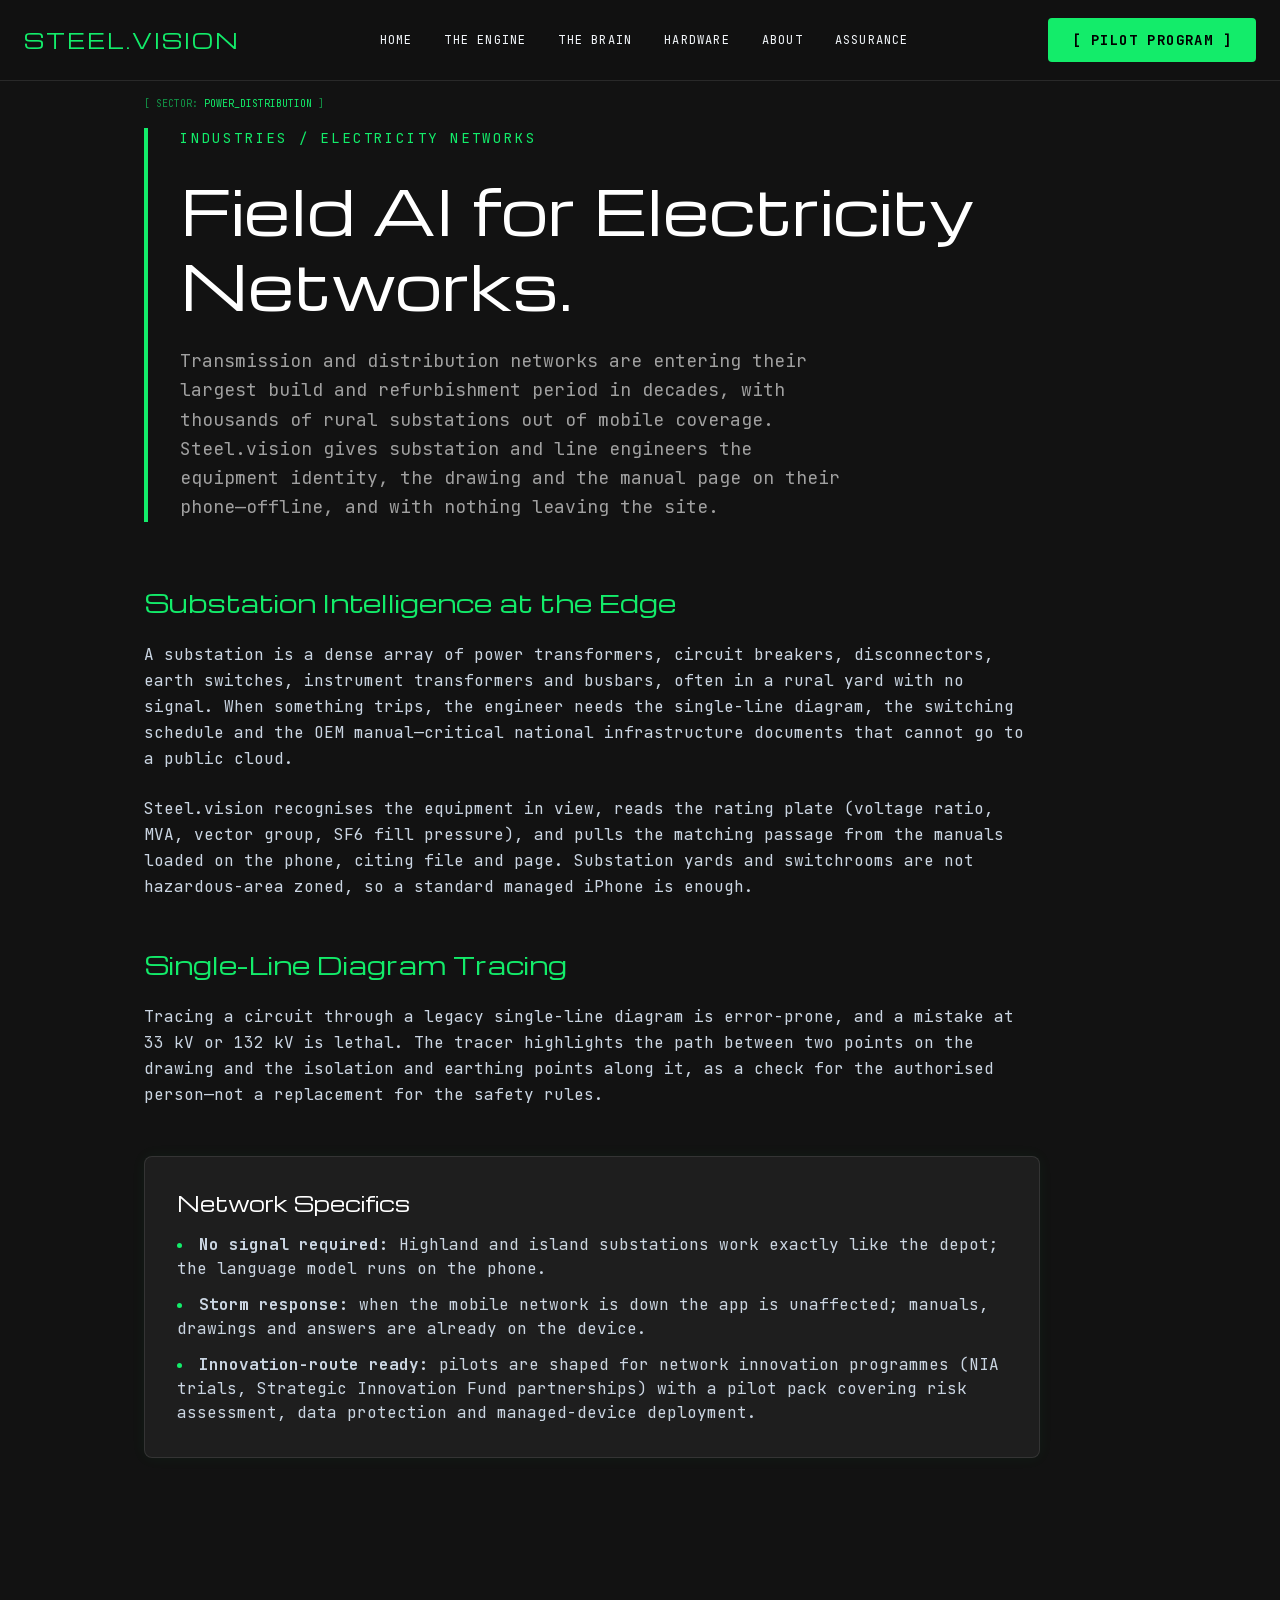
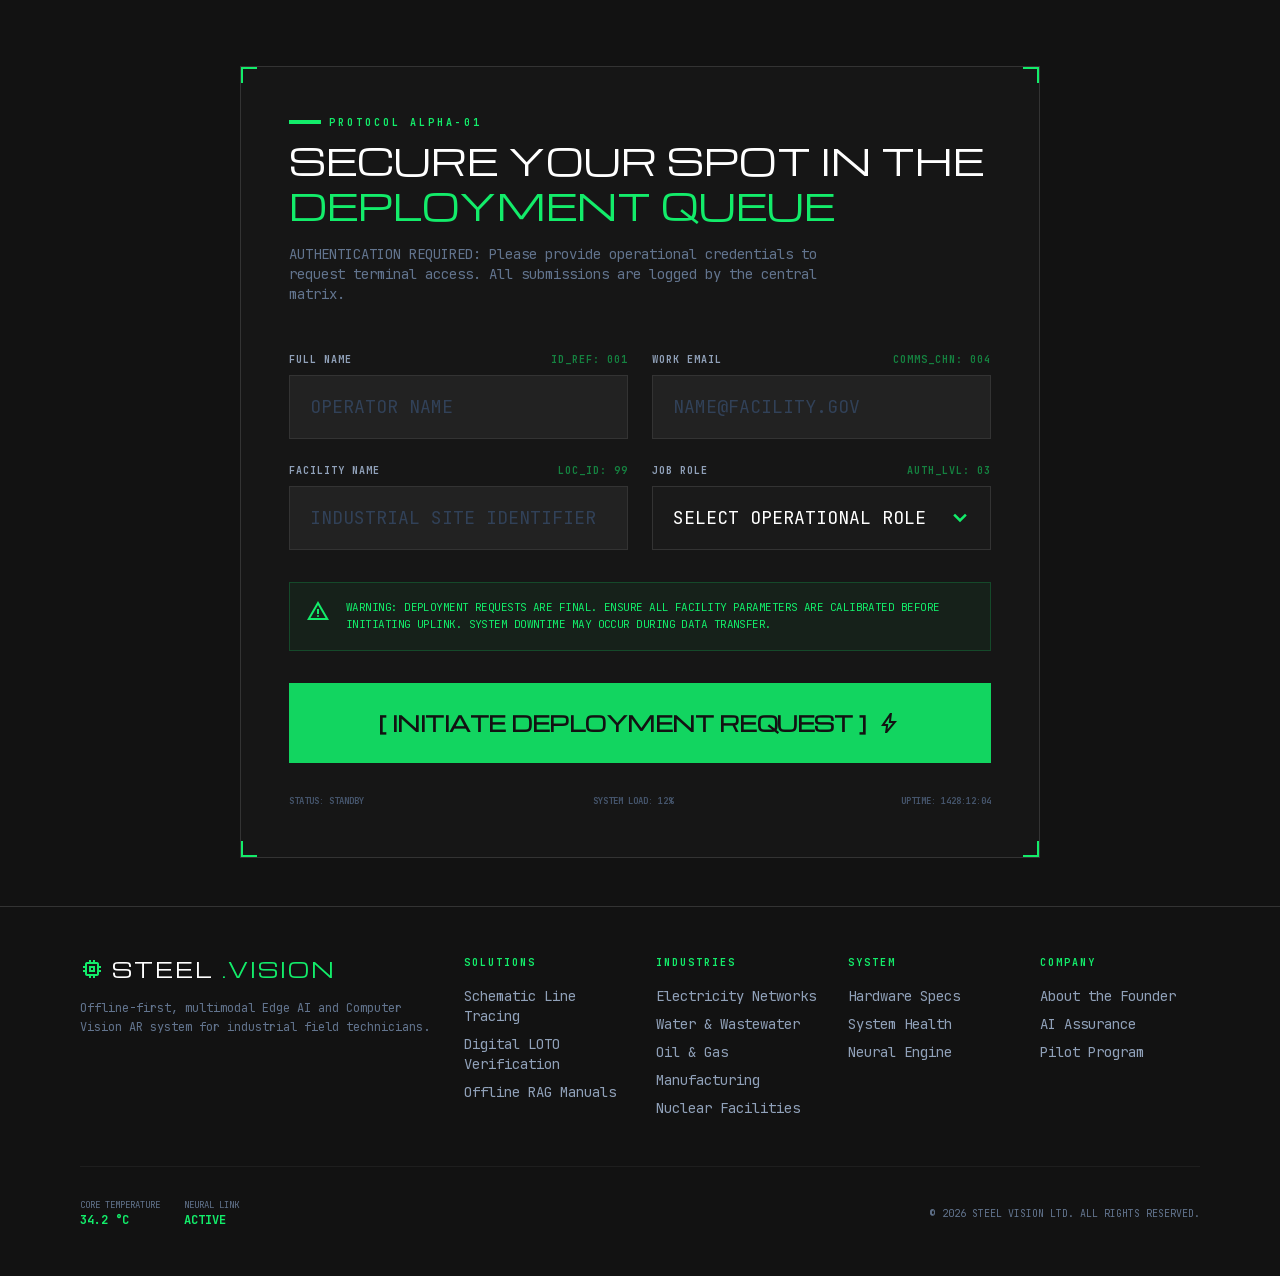
<file: industries/utility-grids.html>
<!DOCTYPE html><!--IScKKh_ClFgHNZeSiV_tK--><html lang="en" class="dark scroll-smooth"><head><meta charSet="utf-8"/><meta name="viewport" content="width=device-width, initial-scale=1"/><link rel="preload" href="/_next/static/media/051742360c26797e-s.p.102b7f24.woff2" as="font" crossorigin="" type="font/woff2"/><link rel="preload" href="/_next/static/media/fe83cf2ab39e9c57-s.p.442acfff.woff2" as="font" crossorigin="" type="font/woff2"/><link rel="stylesheet" href="/_next/static/chunks/fc85f569890aa0d5.css" data-precedence="next"/><link rel="preload" as="script" fetchPriority="low" href="/_next/static/chunks/67cd025f2d6ef0fa.js"/><script src="/_next/static/chunks/c59482915181f9e0.js" async=""></script><script src="/_next/static/chunks/3f386884f0a45eca.js" async=""></script><script src="/_next/static/chunks/be74c53ce30f3272.js" async=""></script><script src="/_next/static/chunks/turbopack-59da84809ce98745.js" async=""></script><script src="/_next/static/chunks/c72531840dabe999.js" async=""></script><script src="/_next/static/chunks/343b34660a74ed2f.js" async=""></script><script src="/_next/static/chunks/4cb85d0924db4060.js" async=""></script><script src="/_next/static/chunks/8323cfa0fba9cbfc.js" async=""></script><link rel="preload" href="https://fonts.googleapis.com/css2?family=Material+Symbols+Outlined:opsz,wght,FILL,GRAD@20..48,100..700,0..1,-50..200&amp;display=swap" as="style"/><meta name="next-size-adjust" content=""/><title>Steel.vision | Offline Field AI for Electricity Networks</title><meta name="description" content="On-device equipment recognition, single-line-diagram tracing and manual retrieval for transmission and distribution field engineers, with no signal at the substation."/><link rel="icon" href="/favicon.ico?favicon.0b3bf435.ico" sizes="256x256" type="image/x-icon"/><link href="https://fonts.googleapis.com/css2?family=Material+Symbols+Outlined:opsz,wght,FILL,GRAD@20..48,100..700,0..1,-50..200&amp;display=swap" rel="stylesheet"/><script src="/_next/static/chunks/a6dad97d9634a72d.js" noModule=""></script></head><body class="michroma_b9eeaa69-module__I8TjCW__variable jetbrains_mono_609ca84a-module__PQ_eYW__variable antialiased bg-background-dark text-slate-100 font-mono"><div hidden=""><!--$--><!--/$--></div><main class="bg-[#121212] flex flex-col font-mono overflow-x-hidden text-slate-100 min-h-screen"><nav class="fixed top-0 w-full z-50 bg-[#121212]/80 backdrop-blur-md border-b border-white/10"><div class="max-w-7xl mx-auto px-6 h-20 flex items-center justify-between"><a class="text-[#13ec6a] font-display text-xl tracking-widest" href="/#home">STEEL.VISION</a><div class="hidden md:flex space-x-8 font-mono text-xs uppercase tracking-widest"><a class="hover:text-white transition-colors duration-200" href="/#home">Home</a><a class="hover:text-white transition-colors duration-200" href="/#engine">The Engine</a><a class="hover:text-white transition-colors duration-200" href="/#brain">The Brain</a><a class="hover:text-white transition-colors duration-200" href="/#hardware">Hardware</a><a class="hover:text-white transition-colors duration-200" href="/about">About</a><a class="hover:text-white transition-colors duration-200" href="/assurance">Assurance</a></div><a class="bg-[#13ec6a] text-black font-mono text-sm font-bold py-3 px-6 rounded-sm hover:bg-[#10c85a] transition-colors duration-200 uppercase tracking-widest hidden md:inline-block" href="/#pilot">[ PILOT PROGRAM ]</a><div class="md:hidden flex items-center"><button class="text-white/60 hover:text-white focus:outline-none" aria-label="Toggle menu"><svg class="w-8 h-8" fill="none" stroke="currentColor" viewBox="0 0 24 24" xmlns="http://www.w3.org/2000/svg"><path stroke-linecap="round" stroke-linejoin="round" stroke-width="2" d="M4 6h16M4 12h16M4 18h16"></path></svg></button></div></div></nav><section class="relative pt-32 pb-20 px-6 lg:px-20 max-w-6xl mx-auto w-full"><div class="absolute top-24 left-6 lg:left-20 z-20 font-mono text-[10px] text-[#13ec6a]/60 animate-flicker hidden lg:block">[ SECTOR: <span class="text-[#13ec6a]">POWER_DISTRIBUTION</span> ]</div><div class="flex flex-col gap-6 max-w-4xl border-l-4 border-[#13ec6a] pl-8 mb-16"><p class="font-mono text-[#13ec6a] text-sm tracking-[0.2em] uppercase">Industries / Electricity Networks</p><h1 class="font-display text-4xl md:text-6xl text-white leading-tight">Field AI for Electricity Networks.</h1><p class="font-mono text-[#a0a0a0] text-lg max-w-2xl leading-relaxed">Transmission and distribution networks are entering their largest build and refurbishment period in decades, with thousands of rural substations out of mobile coverage. Steel.vision gives substation and line engineers the equipment identity, the drawing and the manual page on their phone—offline, and with nothing leaving the site.</p></div><article class="prose prose-invert prose-slate max-w-4xl font-mono text-slate-300"><h2 class="text-[#13ec6a] text-2xl font-display mt-10 mb-6">Substation Intelligence at the Edge</h2><p class="mb-6 leading-relaxed">A substation is a dense array of power transformers, circuit breakers, disconnectors, earth switches, instrument transformers and busbars, often in a rural yard with no signal. When something trips, the engineer needs the single-line diagram, the switching schedule and the OEM manual—critical national infrastructure documents that cannot go to a public cloud.</p><p class="mb-6 leading-relaxed">Steel.vision recognises the equipment in view, reads the rating plate (voltage ratio, MVA, vector group, SF6 fill pressure), and pulls the matching passage from the manuals loaded on the phone, citing file and page. Substation yards and switchrooms are not hazardous-area zoned, so a standard managed iPhone is enough.</p><h2 class="text-[#13ec6a] text-2xl font-display mt-12 mb-6">Single-Line Diagram Tracing</h2><p class="mb-6 leading-relaxed">Tracing a circuit through a legacy single-line diagram is error-prone, and a mistake at 33 kV or 132 kV is lethal. The tracer highlights the path between two points on the drawing and the isolation and earthing points along it, as a check for the authorised person—not a replacement for the safety rules.</p><div class="bg-white/5 border border-white/10 p-8 rounded-lg my-12 shadow-[0_0_15px_rgba(19,236,106,0.05)]"><h3 class="text-white text-xl font-display mb-4">Network Specifics</h3><ul class="list-disc list-inside space-y-3 marker:text-[#13ec6a]"><li><strong>No signal required:</strong> Highland and island substations work exactly like the depot; the language model runs on the phone.</li><li><strong>Storm response:</strong> when the mobile network is down the app is unaffected; manuals, drawings and answers are already on the device.</li><li><strong>Innovation-route ready:</strong> pilots are shaped for network innovation programmes (NIA trials, Strategic Innovation Fund partnerships) with a pilot pack covering risk assessment, data protection and managed-device deployment.</li></ul></div></article></section><section id="pilot" class="relative min-h-screen pt-20 flex flex-col items-center justify-center p-6 py-12 bg-[#121212] flex-1"><div class="absolute inset-0 bg-[radial-gradient(#13ec6a_0.5px,transparent_0.5px)] bg-[size:24px_24px] opacity-[0.03] pointer-events-none"></div><div class="w-full max-w-[800px] border border-[#333] bg-[#1a1a1a]/50 p-8 md:p-12 relative overflow-hidden z-10"><div class="absolute top-0 left-0 w-4 h-4 border-t-2 border-l-2 border-[#13ec6a]"></div><div class="absolute top-0 right-0 w-4 h-4 border-t-2 border-r-2 border-[#13ec6a]"></div><div class="absolute bottom-0 left-0 w-4 h-4 border-b-2 border-l-2 border-[#13ec6a]"></div><div class="absolute bottom-0 right-0 w-4 h-4 border-b-2 border-r-2 border-[#13ec6a]"></div><div class="mb-12"><div class="flex items-center gap-2 text-[#13ec6a] mb-2"><span class="h-1 w-8 bg-[#13ec6a]"></span><span class="text-[10px] uppercase tracking-[0.3em] font-bold">Protocol Alpha-01</span></div><h2 class="font-display text-2xl md:text-4xl text-white leading-tight uppercase">Secure your spot in the <span class="text-[#13ec6a]">Deployment Queue</span></h2><p class="text-slate-500 mt-4 text-sm max-w-xl font-mono">AUTHENTICATION REQUIRED: Please provide operational credentials to request terminal access. All submissions are logged by the central matrix.</p></div><form class="space-y-8"><div class="grid grid-cols-1 md:grid-cols-2 gap-6"><div class="flex flex-col gap-2"><label class="text-[10px] uppercase tracking-widest font-bold text-slate-400 flex justify-between font-mono"><span>Full Name</span><span class="text-[#13ec6a]/50">ID_REF: 001</span></label><input required="" class="w-full bg-[#1a1a1a] border border-[#333] text-white h-16 px-5 focus:outline-none focus:border-[#13ec6a] focus:shadow-[0_0_15px_rgba(19,236,106,0.4)] transition-all placeholder:text-slate-700 font-mono text-lg" placeholder="OPERATOR NAME" type="text" name="name"/></div><div class="flex flex-col gap-2"><label class="text-[10px] uppercase tracking-widest font-bold text-slate-400 flex justify-between font-mono"><span>Work Email</span><span class="text-[#13ec6a]/50">COMMS_CHN: 004</span></label><input required="" class="w-full bg-[#1a1a1a] border border-[#333] text-white h-16 px-5 focus:outline-none focus:border-[#13ec6a] focus:shadow-[0_0_15px_rgba(19,236,106,0.4)] transition-all placeholder:text-slate-700 font-mono text-lg" placeholder="NAME@FACILITY.GOV" type="email" name="email"/></div><div class="flex flex-col gap-2"><label class="text-[10px] uppercase tracking-widest font-bold text-slate-400 flex justify-between font-mono"><span>Facility Name</span><span class="text-[#13ec6a]/50">LOC_ID: 99</span></label><input required="" class="w-full bg-[#1a1a1a] border border-[#333] text-white h-16 px-5 focus:outline-none focus:border-[#13ec6a] focus:shadow-[0_0_15px_rgba(19,236,106,0.4)] transition-all placeholder:text-slate-700 font-mono text-lg" placeholder="INDUSTRIAL SITE IDENTIFIER" type="text" name="facility"/></div><div class="flex flex-col gap-2"><label class="text-[10px] uppercase tracking-widest font-bold text-slate-400 flex justify-between font-mono"><span>Job Role</span><span class="text-[#13ec6a]/50">AUTH_LVL: 03</span></label><div class="relative group"><button type="button" class="w-full bg-[#1a1a1a] border border-[#333] text-white h-16 px-5 flex items-center justify-between focus:outline-none focus:border-[#13ec6a] focus:shadow-[0_0_15px_rgba(19,236,106,0.4)] transition-all font-mono text-lg cursor-pointer text-left overflow-hidden"><span class="truncate pr-2">SELECT OPERATIONAL ROLE</span><svg class="w-5 h-5 text-[#13ec6a] shrink-0" fill="none" stroke="currentColor" stroke-linecap="square" stroke-linejoin="miter" stroke-width="3" viewBox="0 0 24 24"><path d="M6 9l6 6 6-6"></path></svg></button><div class="absolute left-0 right-0 top-full mt-1 z-50 bg-[#121212] border border-white/10 opacity-0 invisible group-focus-within:opacity-100 group-focus-within:visible transition-all duration-200 shadow-[0_10px_30px_rgba(0,0,0,0.8)]"><ul class="py-0 font-mono text-sm uppercase m-0 list-none p-0"><li><button type="button" class="w-full px-5 py-4 text-left hover:bg-[#13ec6a] hover:text-black transition-colors border-b border-white/5 cursor-pointer">SYSTEM ENGINEER</button></li><li><button type="button" class="w-full px-5 py-4 text-left hover:bg-[#13ec6a] hover:text-black transition-colors border-b border-white/5 cursor-pointer">SITE ARCHITECT</button></li><li><button type="button" class="w-full px-5 py-4 text-left hover:bg-[#13ec6a] hover:text-black transition-colors border-b border-white/5 cursor-pointer">CORE OPERATOR</button></li><li><button type="button" class="w-full px-5 py-4 text-left hover:bg-[#13ec6a] hover:text-black transition-colors cursor-pointer">SECURITY OVERSEER</button></li></ul></div></div></div></div><div class="p-4 border border-[#13ec6a]/20 bg-[#13ec6a]/5 flex gap-4 items-start"><span class="material-symbols-outlined text-[#13ec6a]">warning</span><p class="text-[11px] text-[#13ec6a] leading-relaxed uppercase tracking-tighter font-mono m-0">Warning: Deployment requests are final. Ensure all facility parameters are calibrated before initiating uplink. System downtime may occur during data transfer.</p></div><button type="submit" class="group relative w-full h-20 bg-[#13ec6a] hover:bg-white disabled:opacity-50 disabled:bg-[#13ec6a]/50 transition-colors duration-300 overflow-hidden disabled:cursor-not-allowed border-none cursor-pointer"><div class="absolute inset-0 bg-[#121212]/10 group-hover:bg-transparent"></div><span class="relative font-display text-[#121212] text-lg md:text-xl font-black tracking-tight flex items-center justify-center gap-3">[ INITIATE DEPLOYMENT REQUEST ]<span class="material-symbols-outlined">bolt</span></span></button><div class="flex justify-between items-center text-[9px] text-slate-600 uppercase font-bold font-mono"><span>Status: <!-- -->Standby</span><span>System Load: 12%</span><span>Uptime: 1428:12:04</span></div></form></div></section></main><!--$--><!--/$--><footer class="w-full px-6 md:px-20 py-12 border-t border-[#333] bg-[#121212] flex flex-col gap-12 relative z-10 font-mono text-slate-100"><div class="grid grid-cols-1 md:grid-cols-2 lg:grid-cols-6 gap-8"><div class="flex flex-col gap-4 md:col-span-2"><a class="font-display text-xl text-white tracking-widest uppercase flex items-center gap-2" href="/"><span class="material-symbols-outlined text-[#13ec6a]">memory</span>Steel<span class="text-[#13ec6a]">.vision</span></a><p class="text-slate-500 text-xs leading-relaxed">Offline-first, multimodal Edge AI and Computer Vision AR system for industrial field technicians.</p></div><div class="flex flex-col gap-4"><h4 class="text-[#13ec6a] text-[10px] uppercase tracking-[0.2em] font-bold">Solutions</h4><ul class="flex flex-col gap-2 text-sm text-slate-400"><li><a class="hover:text-[#13ec6a] transition-colors" href="/solutions/pid-line-tracing">Schematic Line Tracing</a></li><li><a class="hover:text-[#13ec6a] transition-colors" href="/solutions/digital-loto-verification">Digital LOTO Verification</a></li><li><a class="hover:text-[#13ec6a] transition-colors" href="/solutions/offline-rag-manuals">Offline RAG Manuals</a></li></ul></div><div class="flex flex-col gap-4"><h4 class="text-[#13ec6a] text-[10px] uppercase tracking-[0.2em] font-bold">Industries</h4><ul class="flex flex-col gap-2 text-sm text-slate-400"><li><a class="hover:text-[#13ec6a] transition-colors" href="/industries/utility-grids">Electricity Networks</a></li><li><a class="hover:text-[#13ec6a] transition-colors" href="/industries/water">Water &amp; Wastewater</a></li><li><a class="hover:text-[#13ec6a] transition-colors" href="/industries/oil-and-gas">Oil &amp; Gas</a></li><li><a class="hover:text-[#13ec6a] transition-colors" href="/industries/manufacturing">Manufacturing</a></li><li><a class="hover:text-[#13ec6a] transition-colors" href="/industries/nuclear-facilities">Nuclear Facilities</a></li></ul></div><div class="flex flex-col gap-4"><h4 class="text-[#13ec6a] text-[10px] uppercase tracking-[0.2em] font-bold">System</h4><ul class="flex flex-col gap-2 text-sm text-slate-400"><li><a class="hover:text-[#13ec6a] transition-colors" href="/#hardware">Hardware Specs</a></li><li><a class="hover:text-[#13ec6a] transition-colors" href="/#engine">System Health</a></li><li><a class="hover:text-[#13ec6a] transition-colors" href="/#brain">Neural Engine</a></li></ul></div><div class="flex flex-col gap-4"><h4 class="text-[#13ec6a] text-[10px] uppercase tracking-[0.2em] font-bold">Company</h4><ul class="flex flex-col gap-2 text-sm text-slate-400"><li><a class="hover:text-[#13ec6a] transition-colors" href="/about">About the Founder</a></li><li><a class="hover:text-[#13ec6a] transition-colors" href="/assurance">AI Assurance</a></li><li><a class="hover:text-[#13ec6a] transition-colors" href="/#pilot">Pilot Program</a></li></ul></div></div><div class="flex flex-wrap justify-between items-center gap-4 pt-8 border-t border-white/5"><div class="flex gap-6"><div class="flex flex-col"><span class="text-[9px] text-slate-500 uppercase font-mono">Core Temperature</span><span class="text-xs text-[#13ec6a] font-bold font-mono">34.2 °C</span></div><div class="flex flex-col"><span class="text-[9px] text-slate-500 uppercase font-mono">Neural Link</span><span class="text-xs text-[#13ec6a] font-bold font-mono">ACTIVE</span></div></div><div class="text-[10px] text-slate-500 text-right font-mono">© <!-- -->2026<!-- --> STEEL VISION LTD. ALL RIGHTS RESERVED.</div></div></footer><script src="/_next/static/chunks/67cd025f2d6ef0fa.js" id="_R_" async=""></script><script>(self.__next_f=self.__next_f||[]).push([0])</script><script>self.__next_f.push([1,"1:\"$Sreact.fragment\"\n2:I[32541,[\"/_next/static/chunks/c72531840dabe999.js\",\"/_next/static/chunks/343b34660a74ed2f.js\"],\"default\"]\n3:I[47338,[\"/_next/static/chunks/c72531840dabe999.js\",\"/_next/static/chunks/343b34660a74ed2f.js\"],\"default\"]\n4:I[18781,[\"/_next/static/chunks/4cb85d0924db4060.js\"],\"\"]\n10:I[65692,[],\"default\"]\n:HL[\"/_next/static/chunks/fc85f569890aa0d5.css\",\"style\"]\n:HL[\"/_next/static/media/051742360c26797e-s.p.102b7f24.woff2\",\"font\",{\"crossOrigin\":\"\",\"type\":\"font/woff2\"}]\n:HL[\"/_next/static/media/fe83cf2ab39e9c57-s.p.442acfff.woff2\",\"font\",{\"crossOrigin\":\"\",\"type\":\"font/woff2\"}]\n:HL[\"https://fonts.googleapis.com/css2?family=Material+Symbols+Outlined:opsz,wght,FILL,GRAD@20..48,100..700,0..1,-50..200\u0026display=swap\",\"style\"]\n"])</script><script>self.__next_f.push([1,"0:{\"P\":null,\"b\":\"IScKKh-ClFgHNZeSiV_tK\",\"c\":[\"\",\"industries\",\"utility-grids\"],\"q\":\"\",\"i\":false,\"f\":[[[\"\",{\"children\":[\"industries\",{\"children\":[\"utility-grids\",{\"children\":[\"__PAGE__\",{}]}]}]},\"$undefined\",\"$undefined\",true],[[\"$\",\"$1\",\"c\",{\"children\":[[[\"$\",\"link\",\"0\",{\"rel\":\"stylesheet\",\"href\":\"/_next/static/chunks/fc85f569890aa0d5.css\",\"precedence\":\"next\",\"crossOrigin\":\"$undefined\",\"nonce\":\"$undefined\"}],[\"$\",\"script\",\"script-0\",{\"src\":\"/_next/static/chunks/4cb85d0924db4060.js\",\"async\":true,\"nonce\":\"$undefined\"}]],[\"$\",\"html\",null,{\"lang\":\"en\",\"className\":\"dark scroll-smooth\",\"children\":[[\"$\",\"head\",null,{\"children\":[\"$\",\"link\",null,{\"href\":\"https://fonts.googleapis.com/css2?family=Material+Symbols+Outlined:opsz,wght,FILL,GRAD@20..48,100..700,0..1,-50..200\u0026display=swap\",\"rel\":\"stylesheet\"}]}],[\"$\",\"body\",null,{\"className\":\"michroma_b9eeaa69-module__I8TjCW__variable jetbrains_mono_609ca84a-module__PQ_eYW__variable antialiased bg-background-dark text-slate-100 font-mono\",\"children\":[[\"$\",\"$L2\",null,{\"parallelRouterKey\":\"children\",\"error\":\"$undefined\",\"errorStyles\":\"$undefined\",\"errorScripts\":\"$undefined\",\"template\":[\"$\",\"$L3\",null,{}],\"templateStyles\":\"$undefined\",\"templateScripts\":\"$undefined\",\"notFound\":[[[\"$\",\"title\",null,{\"children\":\"404: This page could not be found.\"}],[\"$\",\"div\",null,{\"style\":{\"fontFamily\":\"system-ui,\\\"Segoe UI\\\",Roboto,Helvetica,Arial,sans-serif,\\\"Apple Color Emoji\\\",\\\"Segoe UI Emoji\\\"\",\"height\":\"100vh\",\"textAlign\":\"center\",\"display\":\"flex\",\"flexDirection\":\"column\",\"alignItems\":\"center\",\"justifyContent\":\"center\"},\"children\":[\"$\",\"div\",null,{\"children\":[[\"$\",\"style\",null,{\"dangerouslySetInnerHTML\":{\"__html\":\"body{color:#000;background:#fff;margin:0}.next-error-h1{border-right:1px solid rgba(0,0,0,.3)}@media (prefers-color-scheme:dark){body{color:#fff;background:#000}.next-error-h1{border-right:1px solid rgba(255,255,255,.3)}}\"}}],[\"$\",\"h1\",null,{\"className\":\"next-error-h1\",\"style\":{\"display\":\"inline-block\",\"margin\":\"0 20px 0 0\",\"padding\":\"0 23px 0 0\",\"fontSize\":24,\"fontWeight\":500,\"verticalAlign\":\"top\",\"lineHeight\":\"49px\"},\"children\":404}],[\"$\",\"div\",null,{\"style\":{\"display\":\"inline-block\"},\"children\":[\"$\",\"h2\",null,{\"style\":{\"fontSize\":14,\"fontWeight\":400,\"lineHeight\":\"49px\",\"margin\":0},\"children\":\"This page could not be found.\"}]}]]}]}]],[]],\"forbidden\":\"$undefined\",\"unauthorized\":\"$undefined\"}],[\"$\",\"footer\",null,{\"className\":\"w-full px-6 md:px-20 py-12 border-t border-[#333] bg-[#121212] flex flex-col gap-12 relative z-10 font-mono text-slate-100\",\"children\":[[\"$\",\"div\",null,{\"className\":\"grid grid-cols-1 md:grid-cols-2 lg:grid-cols-6 gap-8\",\"children\":[[\"$\",\"div\",null,{\"className\":\"flex flex-col gap-4 md:col-span-2\",\"children\":[[\"$\",\"$L4\",null,{\"href\":\"/\",\"className\":\"font-display text-xl text-white tracking-widest uppercase flex items-center gap-2\",\"children\":[[\"$\",\"span\",null,{\"className\":\"material-symbols-outlined text-[#13ec6a]\",\"children\":\"memory\"}],\"Steel\",[\"$\",\"span\",null,{\"className\":\"text-[#13ec6a]\",\"children\":\".vision\"}]]}],[\"$\",\"p\",null,{\"className\":\"text-slate-500 text-xs leading-relaxed\",\"children\":\"Offline-first, multimodal Edge AI and Computer Vision AR system for industrial field technicians.\"}]]}],[\"$\",\"div\",null,{\"className\":\"flex flex-col gap-4\",\"children\":[[\"$\",\"h4\",null,{\"className\":\"text-[#13ec6a] text-[10px] uppercase tracking-[0.2em] font-bold\",\"children\":\"Solutions\"}],[\"$\",\"ul\",null,{\"className\":\"flex flex-col gap-2 text-sm text-slate-400\",\"children\":[[\"$\",\"li\",null,{\"children\":[\"$\",\"$L4\",null,{\"href\":\"/solutions/pid-line-tracing\",\"className\":\"hover:text-[#13ec6a] transition-colors\",\"children\":\"Schematic Line Tracing\"}]}],[\"$\",\"li\",null,{\"children\":[\"$\",\"$L4\",null,{\"href\":\"/solutions/digital-loto-verification\",\"className\":\"hover:text-[#13ec6a] transition-colors\",\"children\":\"Digital LOTO Verification\"}]}],[\"$\",\"li\",null,{\"children\":[\"$\",\"$L4\",null,{\"href\":\"/solutions/offline-rag-manuals\",\"className\":\"hover:text-[#13ec6a] transition-colors\",\"children\":\"Offline RAG Manuals\"}]}]]}]]}],[\"$\",\"div\",null,{\"className\":\"flex flex-col gap-4\",\"children\":[[\"$\",\"h4\",null,{\"className\":\"text-[#13ec6a] text-[10px] uppercase tracking-[0.2em] font-bold\",\"children\":\"Industries\"}],[\"$\",\"ul\",null,{\"className\":\"flex flex-col gap-2 text-sm text-slate-400\",\"children\":[[\"$\",\"li\",null,{\"children\":[\"$\",\"$L4\",null,{\"href\":\"/industries/utility-grids\",\"className\":\"hover:text-[#13ec6a] transition-colors\",\"children\":\"Electricity Networks\"}]}],\"$L5\",\"$L6\",\"$L7\",\"$L8\"]}]]}],\"$L9\",\"$La\"]}],\"$Lb\"]}]]}]]}]]}],{\"children\":[\"$Lc\",{\"children\":[\"$Ld\",{\"children\":[\"$Le\",{},null,false,false]},null,false,false]},null,false,false]},null,false,false],\"$Lf\",false]],\"m\":\"$undefined\",\"G\":[\"$10\",[]],\"S\":true}\n"])</script><script>self.__next_f.push([1,"11:I[41042,[\"/_next/static/chunks/4cb85d0924db4060.js\",\"/_next/static/chunks/8323cfa0fba9cbfc.js\"],\"default\"]\n15:I[15290,[\"/_next/static/chunks/c72531840dabe999.js\",\"/_next/static/chunks/343b34660a74ed2f.js\"],\"ViewportBoundary\"]\n17:I[15290,[\"/_next/static/chunks/c72531840dabe999.js\",\"/_next/static/chunks/343b34660a74ed2f.js\"],\"MetadataBoundary\"]\n18:\"$Sreact.suspense\"\n5:[\"$\",\"li\",null,{\"children\":[\"$\",\"$L4\",null,{\"href\":\"/industries/water\",\"className\":\"hover:text-[#13ec6a] transition-colors\",\"children\":\"Water \u0026 Wastewater\"}]}]\n6:[\"$\",\"li\",null,{\"children\":[\"$\",\"$L4\",null,{\"href\":\"/industries/oil-and-gas\",\"className\":\"hover:text-[#13ec6a] transition-colors\",\"children\":\"Oil \u0026 Gas\"}]}]\n7:[\"$\",\"li\",null,{\"children\":[\"$\",\"$L4\",null,{\"href\":\"/industries/manufacturing\",\"className\":\"hover:text-[#13ec6a] transition-colors\",\"children\":\"Manufacturing\"}]}]\n8:[\"$\",\"li\",null,{\"children\":[\"$\",\"$L4\",null,{\"href\":\"/industries/nuclear-facilities\",\"className\":\"hover:text-[#13ec6a] transition-colors\",\"children\":\"Nuclear Facilities\"}]}]\n9:[\"$\",\"div\",null,{\"className\":\"flex flex-col gap-4\",\"children\":[[\"$\",\"h4\",null,{\"className\":\"text-[#13ec6a] text-[10px] uppercase tracking-[0.2em] font-bold\",\"children\":\"System\"}],[\"$\",\"ul\",null,{\"className\":\"flex flex-col gap-2 text-sm text-slate-400\",\"children\":[[\"$\",\"li\",null,{\"children\":[\"$\",\"$L4\",null,{\"href\":\"/#hardware\",\"className\":\"hover:text-[#13ec6a] transition-colors\",\"children\":\"Hardware Specs\"}]}],[\"$\",\"li\",null,{\"children\":[\"$\",\"$L4\",null,{\"href\":\"/#engine\",\"className\":\"hover:text-[#13ec6a] transition-colors\",\"children\":\"System Health\"}]}],[\"$\",\"li\",null,{\"children\":[\"$\",\"$L4\",null,{\"href\":\"/#brain\",\"className\":\"hover:text-[#13ec6a] transition-colors\",\"children\":\"Neural Engine\"}]}]]}]]}]\na:[\"$\",\"div\",null,{\"className\":\"flex flex-col gap-4\",\"children\":[[\"$\",\"h4\",null,{\"className\":\"text-[#13ec6a] text-[10px] uppercase tracking-[0.2em] font-bold\",\"children\":\"Company\"}],[\"$\",\"ul\",null,{\"className\":\"flex flex-col gap-2 text-sm text-slate-400\",\"children\":[[\"$\",\"li\",null,{\"children\":[\"$\",\"$L4\",null,{\"href\":\"/about\",\"className\":\"hover:text-[#13ec6a] transition-colors\",\"children\":\"About the Founder\"}]}],[\"$\",\"li\",null,{\"children\":[\"$\",\"$L4\",null,{\"href\":\"/assurance\",\"className\":\"hover:text-[#13ec6a] transition-colors\",\"children\":\"AI Assurance\"}]}],[\"$\",\"li\",null,{\"children\":[\"$\",\"$L4\",null,{\"href\":\"/#pilot\",\"className\":\"hover:text-[#13ec6a] transition-colors\",\"children\":\"Pilot Program\"}]}]]}]]}]\nb:[\"$\",\"div\",null,{\"className\":\"flex flex-wrap justify-between items-center gap-4 pt-8 border-t border-white/5\",\"children\":[[\"$\",\"div\",null,{\"className\":\"flex gap-6\",\"children\":[[\"$\",\"div\",null,{\"className\":\"flex flex-col\",\"children\":[[\"$\",\"span\",null,{\"className\":\"text-[9px] text-slate-500 uppercase font-mono\",\"children\":\"Core Temperature\"}],[\"$\",\"span\",null,{\"className\":\"text-xs text-[#13ec6a] font-bold font-mono\",\"children\":\"34.2 °C\"}]]}],[\"$\",\"div\",null,{\"className\":\"flex flex-col\",\"children\":[[\"$\",\"span\",null,{\"className\":\"text-[9px] text-slate-500 uppercase font-mono\",\"children\":\"Neural Link\"}],[\"$\",\"span\",null,{\"className\":\"text-xs text-[#13ec6a] font-bold font-mono\",\"children\":\"ACTIVE\"}]]}]]}],[\"$\",\"div\",null,{\"className\":\"text-[10px] text-slate-500 text-right font-mono\",\"children\":[\"© \",2026,\" STEEL VISION LTD. ALL RIGHTS RESERVED.\"]}]]}]\nc:[\"$\",\"$1\",\"c\",{\"children\":[null,[\"$\",\"$L2\",null,{\"parallelRouterKey\":\"children\",\"error\":\"$undefined\",\"errorStyles\":\"$undefined\",\"errorScripts\":\"$undefined\",\"template\":[\"$\",\"$L3\",null,{}],\"templateStyles\":\"$undefined\",\"templateScripts\":\"$undefined\",\"notFound\":\"$undefined\",\"forbidden\":\"$undefined\",\"unauthorized\":\"$undefined\"}]]}]\nd:[\"$\",\"$1\",\"c\",{\"children\":[null,[\"$\",\"$L2\",null,{\"parallelRouterKey\":\"children\",\"error\":\"$undefined\",\"errorStyles\":\"$undefined\",\"errorScripts\":\"$undefined\",\"template\":[\"$\",\"$L3\",null,{}],\"templateStyles\":\"$undefined\",\"templateScripts\":\"$undefined\",\"notFound\":\"$undefined\",\"forbidden\":\"$undefined\",\"unauthorized\":\"$undefined\"}]]}]\n"])</script><script>self.__next_f.push([1,"e:[\"$\",\"$1\",\"c\",{\"children\":[[\"$\",\"main\",null,{\"className\":\"bg-[#121212] flex flex-col font-mono overflow-x-hidden text-slate-100 min-h-screen\",\"children\":[[\"$\",\"$L11\",null,{}],[\"$\",\"section\",null,{\"className\":\"relative pt-32 pb-20 px-6 lg:px-20 max-w-6xl mx-auto w-full\",\"children\":[[\"$\",\"div\",null,{\"className\":\"absolute top-24 left-6 lg:left-20 z-20 font-mono text-[10px] text-[#13ec6a]/60 animate-flicker hidden lg:block\",\"children\":[\"[ SECTOR: \",[\"$\",\"span\",null,{\"className\":\"text-[#13ec6a]\",\"children\":\"POWER_DISTRIBUTION\"}],\" ]\"]}],[\"$\",\"div\",null,{\"className\":\"flex flex-col gap-6 max-w-4xl border-l-4 border-[#13ec6a] pl-8 mb-16\",\"children\":[[\"$\",\"p\",null,{\"className\":\"font-mono text-[#13ec6a] text-sm tracking-[0.2em] uppercase\",\"children\":\"Industries / Electricity Networks\"}],[\"$\",\"h1\",null,{\"className\":\"font-display text-4xl md:text-6xl text-white leading-tight\",\"children\":\"Field AI for Electricity Networks.\"}],[\"$\",\"p\",null,{\"className\":\"font-mono text-[#a0a0a0] text-lg max-w-2xl leading-relaxed\",\"children\":\"Transmission and distribution networks are entering their largest build and refurbishment period in decades, with thousands of rural substations out of mobile coverage. Steel.vision gives substation and line engineers the equipment identity, the drawing and the manual page on their phone—offline, and with nothing leaving the site.\"}]]}],[\"$\",\"article\",null,{\"className\":\"prose prose-invert prose-slate max-w-4xl font-mono text-slate-300\",\"children\":[[\"$\",\"h2\",null,{\"className\":\"text-[#13ec6a] text-2xl font-display mt-10 mb-6\",\"children\":\"Substation Intelligence at the Edge\"}],[\"$\",\"p\",null,{\"className\":\"mb-6 leading-relaxed\",\"children\":\"A substation is a dense array of power transformers, circuit breakers, disconnectors, earth switches, instrument transformers and busbars, often in a rural yard with no signal. When something trips, the engineer needs the single-line diagram, the switching schedule and the OEM manual—critical national infrastructure documents that cannot go to a public cloud.\"}],[\"$\",\"p\",null,{\"className\":\"mb-6 leading-relaxed\",\"children\":\"Steel.vision recognises the equipment in view, reads the rating plate (voltage ratio, MVA, vector group, SF6 fill pressure), and pulls the matching passage from the manuals loaded on the phone, citing file and page. Substation yards and switchrooms are not hazardous-area zoned, so a standard managed iPhone is enough.\"}],[\"$\",\"h2\",null,{\"className\":\"text-[#13ec6a] text-2xl font-display mt-12 mb-6\",\"children\":\"Single-Line Diagram Tracing\"}],[\"$\",\"p\",null,{\"className\":\"mb-6 leading-relaxed\",\"children\":\"Tracing a circuit through a legacy single-line diagram is error-prone, and a mistake at 33 kV or 132 kV is lethal. The tracer highlights the path between two points on the drawing and the isolation and earthing points along it, as a check for the authorised person—not a replacement for the safety rules.\"}],[\"$\",\"div\",null,{\"className\":\"bg-white/5 border border-white/10 p-8 rounded-lg my-12 shadow-[0_0_15px_rgba(19,236,106,0.05)]\",\"children\":[[\"$\",\"h3\",null,{\"className\":\"text-white text-xl font-display mb-4\",\"children\":\"Network Specifics\"}],[\"$\",\"ul\",null,{\"className\":\"list-disc list-inside space-y-3 marker:text-[#13ec6a]\",\"children\":[[\"$\",\"li\",null,{\"children\":[[\"$\",\"strong\",null,{\"children\":\"No signal required:\"}],\" Highland and island substations work exactly like the depot; the language model runs on the phone.\"]}],[\"$\",\"li\",null,{\"children\":[[\"$\",\"strong\",null,{\"children\":\"Storm response:\"}],\" when the mobile network is down the app is unaffected; manuals, drawings and answers are already on the device.\"]}],[\"$\",\"li\",null,{\"children\":[[\"$\",\"strong\",null,{\"children\":\"Innovation-route ready:\"}],\" pilots are shaped for network innovation programmes (NIA trials, Strategic Innovation Fund partnerships) with a pilot pack covering risk assessment, data protection and managed-device deployment.\"]}]]}]]}]]}]]}],\"$L12\"]}],[\"$L13\"],\"$L14\"]}]\n"])</script><script>self.__next_f.push([1,"f:[\"$\",\"$1\",\"h\",{\"children\":[null,[\"$\",\"$L15\",null,{\"children\":\"$L16\"}],[\"$\",\"div\",null,{\"hidden\":true,\"children\":[\"$\",\"$L17\",null,{\"children\":[\"$\",\"$18\",null,{\"name\":\"Next.Metadata\",\"children\":\"$L19\"}]}]}],[\"$\",\"meta\",null,{\"name\":\"next-size-adjust\",\"content\":\"\"}]]}]\n"])</script><script>self.__next_f.push([1,"1a:I[47715,[\"/_next/static/chunks/4cb85d0924db4060.js\",\"/_next/static/chunks/8323cfa0fba9cbfc.js\"],\"default\"]\n1b:I[15290,[\"/_next/static/chunks/c72531840dabe999.js\",\"/_next/static/chunks/343b34660a74ed2f.js\"],\"OutletBoundary\"]\n12:[\"$\",\"$L1a\",null,{}]\n13:[\"$\",\"script\",\"script-0\",{\"src\":\"/_next/static/chunks/8323cfa0fba9cbfc.js\",\"async\":true,\"nonce\":\"$undefined\"}]\n14:[\"$\",\"$L1b\",null,{\"children\":[\"$\",\"$18\",null,{\"name\":\"Next.MetadataOutlet\",\"children\":\"$@1c\"}]}]\n"])</script><script>self.__next_f.push([1,"16:[[\"$\",\"meta\",\"0\",{\"charSet\":\"utf-8\"}],[\"$\",\"meta\",\"1\",{\"name\":\"viewport\",\"content\":\"width=device-width, initial-scale=1\"}]]\n"])</script><script>self.__next_f.push([1,"1d:I[15735,[\"/_next/static/chunks/c72531840dabe999.js\",\"/_next/static/chunks/343b34660a74ed2f.js\"],\"IconMark\"]\n19:[[\"$\",\"title\",\"0\",{\"children\":\"Steel.vision | Offline Field AI for Electricity Networks\"}],[\"$\",\"meta\",\"1\",{\"name\":\"description\",\"content\":\"On-device equipment recognition, single-line-diagram tracing and manual retrieval for transmission and distribution field engineers, with no signal at the substation.\"}],[\"$\",\"link\",\"2\",{\"rel\":\"icon\",\"href\":\"/favicon.ico?favicon.0b3bf435.ico\",\"sizes\":\"256x256\",\"type\":\"image/x-icon\"}],[\"$\",\"$L1d\",\"3\",{}]]\n1c:null\n"])</script></body></html>
</file>
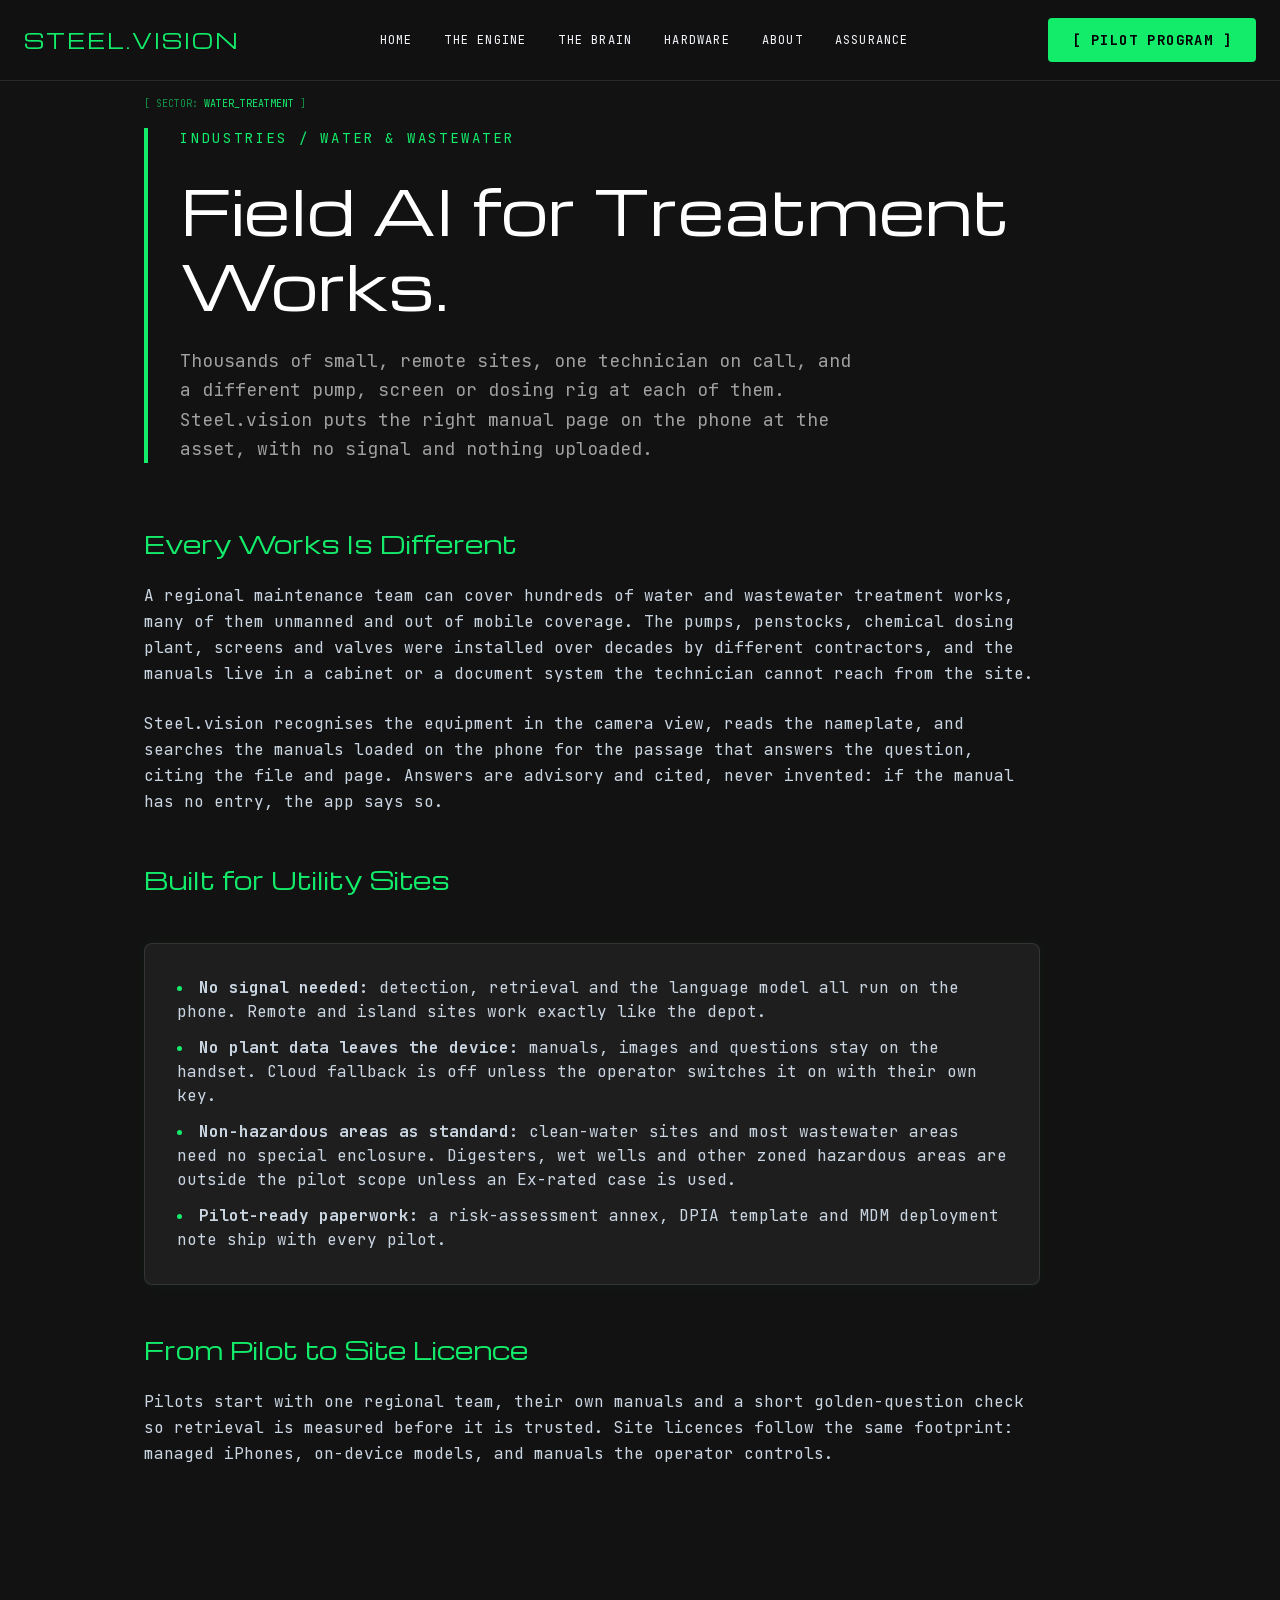
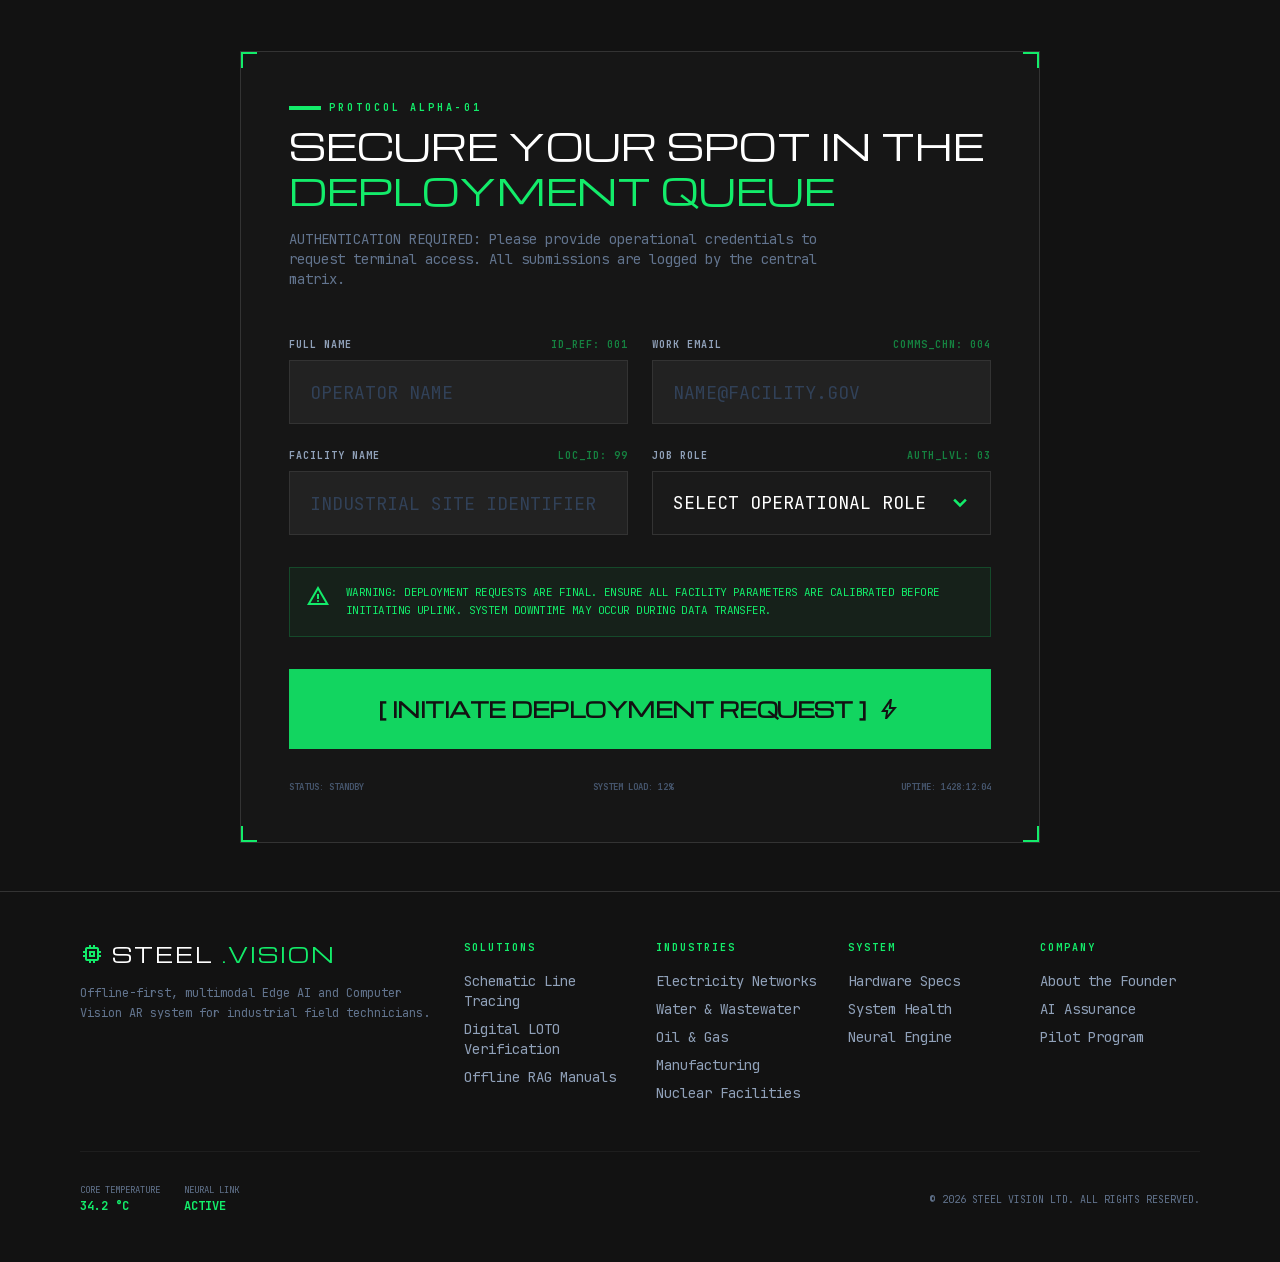
<file: industries/water.html>
<!DOCTYPE html><!--IScKKh_ClFgHNZeSiV_tK--><html lang="en" class="dark scroll-smooth"><head><meta charSet="utf-8"/><meta name="viewport" content="width=device-width, initial-scale=1"/><link rel="preload" href="/_next/static/media/051742360c26797e-s.p.102b7f24.woff2" as="font" crossorigin="" type="font/woff2"/><link rel="preload" href="/_next/static/media/fe83cf2ab39e9c57-s.p.442acfff.woff2" as="font" crossorigin="" type="font/woff2"/><link rel="stylesheet" href="/_next/static/chunks/fc85f569890aa0d5.css" data-precedence="next"/><link rel="preload" as="script" fetchPriority="low" href="/_next/static/chunks/67cd025f2d6ef0fa.js"/><script src="/_next/static/chunks/c59482915181f9e0.js" async=""></script><script src="/_next/static/chunks/3f386884f0a45eca.js" async=""></script><script src="/_next/static/chunks/be74c53ce30f3272.js" async=""></script><script src="/_next/static/chunks/turbopack-59da84809ce98745.js" async=""></script><script src="/_next/static/chunks/c72531840dabe999.js" async=""></script><script src="/_next/static/chunks/343b34660a74ed2f.js" async=""></script><script src="/_next/static/chunks/4cb85d0924db4060.js" async=""></script><script src="/_next/static/chunks/8323cfa0fba9cbfc.js" async=""></script><link rel="preload" href="https://fonts.googleapis.com/css2?family=Material+Symbols+Outlined:opsz,wght,FILL,GRAD@20..48,100..700,0..1,-50..200&amp;display=swap" as="style"/><meta name="next-size-adjust" content=""/><title>Steel.vision | Offline Field AI for Water &amp; Wastewater</title><meta name="description" content="On-device computer vision and manual retrieval for water and wastewater treatment works: identify pumps, dosing plant and valves, and get the right manual page with no signal."/><link rel="icon" href="/favicon.ico?favicon.0b3bf435.ico" sizes="256x256" type="image/x-icon"/><link href="https://fonts.googleapis.com/css2?family=Material+Symbols+Outlined:opsz,wght,FILL,GRAD@20..48,100..700,0..1,-50..200&amp;display=swap" rel="stylesheet"/><script src="/_next/static/chunks/a6dad97d9634a72d.js" noModule=""></script></head><body class="michroma_b9eeaa69-module__I8TjCW__variable jetbrains_mono_609ca84a-module__PQ_eYW__variable antialiased bg-background-dark text-slate-100 font-mono"><div hidden=""><!--$--><!--/$--></div><main class="bg-[#121212] flex flex-col font-mono overflow-x-hidden text-slate-100 min-h-screen"><nav class="fixed top-0 w-full z-50 bg-[#121212]/80 backdrop-blur-md border-b border-white/10"><div class="max-w-7xl mx-auto px-6 h-20 flex items-center justify-between"><a class="text-[#13ec6a] font-display text-xl tracking-widest" href="/#home">STEEL.VISION</a><div class="hidden md:flex space-x-8 font-mono text-xs uppercase tracking-widest"><a class="hover:text-white transition-colors duration-200" href="/#home">Home</a><a class="hover:text-white transition-colors duration-200" href="/#engine">The Engine</a><a class="hover:text-white transition-colors duration-200" href="/#brain">The Brain</a><a class="hover:text-white transition-colors duration-200" href="/#hardware">Hardware</a><a class="hover:text-white transition-colors duration-200" href="/about">About</a><a class="hover:text-white transition-colors duration-200" href="/assurance">Assurance</a></div><a class="bg-[#13ec6a] text-black font-mono text-sm font-bold py-3 px-6 rounded-sm hover:bg-[#10c85a] transition-colors duration-200 uppercase tracking-widest hidden md:inline-block" href="/#pilot">[ PILOT PROGRAM ]</a><div class="md:hidden flex items-center"><button class="text-white/60 hover:text-white focus:outline-none" aria-label="Toggle menu"><svg class="w-8 h-8" fill="none" stroke="currentColor" viewBox="0 0 24 24" xmlns="http://www.w3.org/2000/svg"><path stroke-linecap="round" stroke-linejoin="round" stroke-width="2" d="M4 6h16M4 12h16M4 18h16"></path></svg></button></div></div></nav><section class="relative pt-32 pb-20 px-6 lg:px-20 max-w-6xl mx-auto w-full"><div class="absolute top-24 left-6 lg:left-20 z-20 font-mono text-[10px] text-[#13ec6a]/60 animate-flicker hidden lg:block">[ SECTOR: <span class="text-[#13ec6a]">WATER_TREATMENT</span> ]</div><div class="flex flex-col gap-6 max-w-4xl border-l-4 border-[#13ec6a] pl-8 mb-16"><p class="font-mono text-[#13ec6a] text-sm tracking-[0.2em] uppercase">Industries / Water &amp; Wastewater</p><h1 class="font-display text-4xl md:text-6xl text-white leading-tight">Field AI for Treatment Works.</h1><p class="font-mono text-[#a0a0a0] text-lg max-w-2xl leading-relaxed">Thousands of small, remote sites, one technician on call, and a different pump, screen or dosing rig at each of them. Steel.vision puts the right manual page on the phone at the asset, with no signal and nothing uploaded.</p></div><article class="prose prose-invert prose-slate max-w-4xl font-mono text-slate-300"><h2 class="text-[#13ec6a] text-2xl font-display mt-10 mb-6">Every Works Is Different</h2><p class="mb-6 leading-relaxed">A regional maintenance team can cover hundreds of water and wastewater treatment works, many of them unmanned and out of mobile coverage. The pumps, penstocks, chemical dosing plant, screens and valves were installed over decades by different contractors, and the manuals live in a cabinet or a document system the technician cannot reach from the site.</p><p class="mb-6 leading-relaxed">Steel.vision recognises the equipment in the camera view, reads the nameplate, and searches the manuals loaded on the phone for the passage that answers the question, citing the file and page. Answers are advisory and cited, never invented: if the manual has no entry, the app says so.</p><h2 class="text-[#13ec6a] text-2xl font-display mt-12 mb-6">Built for Utility Sites</h2><div class="bg-white/5 border border-white/10 p-8 rounded-lg my-12 shadow-[0_0_15px_rgba(19,236,106,0.05)]"><ul class="list-disc list-inside space-y-3 marker:text-[#13ec6a]"><li><strong>No signal needed:</strong> detection, retrieval and the language model all run on the phone. Remote and island sites work exactly like the depot.</li><li><strong>No plant data leaves the device:</strong> manuals, images and questions stay on the handset. Cloud fallback is off unless the operator switches it on with their own key.</li><li><strong>Non-hazardous areas as standard:</strong> clean-water sites and most wastewater areas need no special enclosure. Digesters, wet wells and other zoned hazardous areas are outside the pilot scope unless an Ex-rated case is used.</li><li><strong>Pilot-ready paperwork:</strong> a risk-assessment annex, DPIA template and MDM deployment note ship with every pilot.</li></ul></div><h2 class="text-[#13ec6a] text-2xl font-display mt-10 mb-6">From Pilot to Site Licence</h2><p class="mb-6 leading-relaxed">Pilots start with one regional team, their own manuals and a short golden-question check so retrieval is measured before it is trusted. Site licences follow the same footprint: managed iPhones, on-device models, and manuals the operator controls.</p></article></section><section id="pilot" class="relative min-h-screen pt-20 flex flex-col items-center justify-center p-6 py-12 bg-[#121212] flex-1"><div class="absolute inset-0 bg-[radial-gradient(#13ec6a_0.5px,transparent_0.5px)] bg-[size:24px_24px] opacity-[0.03] pointer-events-none"></div><div class="w-full max-w-[800px] border border-[#333] bg-[#1a1a1a]/50 p-8 md:p-12 relative overflow-hidden z-10"><div class="absolute top-0 left-0 w-4 h-4 border-t-2 border-l-2 border-[#13ec6a]"></div><div class="absolute top-0 right-0 w-4 h-4 border-t-2 border-r-2 border-[#13ec6a]"></div><div class="absolute bottom-0 left-0 w-4 h-4 border-b-2 border-l-2 border-[#13ec6a]"></div><div class="absolute bottom-0 right-0 w-4 h-4 border-b-2 border-r-2 border-[#13ec6a]"></div><div class="mb-12"><div class="flex items-center gap-2 text-[#13ec6a] mb-2"><span class="h-1 w-8 bg-[#13ec6a]"></span><span class="text-[10px] uppercase tracking-[0.3em] font-bold">Protocol Alpha-01</span></div><h2 class="font-display text-2xl md:text-4xl text-white leading-tight uppercase">Secure your spot in the <span class="text-[#13ec6a]">Deployment Queue</span></h2><p class="text-slate-500 mt-4 text-sm max-w-xl font-mono">AUTHENTICATION REQUIRED: Please provide operational credentials to request terminal access. All submissions are logged by the central matrix.</p></div><form class="space-y-8"><div class="grid grid-cols-1 md:grid-cols-2 gap-6"><div class="flex flex-col gap-2"><label class="text-[10px] uppercase tracking-widest font-bold text-slate-400 flex justify-between font-mono"><span>Full Name</span><span class="text-[#13ec6a]/50">ID_REF: 001</span></label><input required="" class="w-full bg-[#1a1a1a] border border-[#333] text-white h-16 px-5 focus:outline-none focus:border-[#13ec6a] focus:shadow-[0_0_15px_rgba(19,236,106,0.4)] transition-all placeholder:text-slate-700 font-mono text-lg" placeholder="OPERATOR NAME" type="text" name="name"/></div><div class="flex flex-col gap-2"><label class="text-[10px] uppercase tracking-widest font-bold text-slate-400 flex justify-between font-mono"><span>Work Email</span><span class="text-[#13ec6a]/50">COMMS_CHN: 004</span></label><input required="" class="w-full bg-[#1a1a1a] border border-[#333] text-white h-16 px-5 focus:outline-none focus:border-[#13ec6a] focus:shadow-[0_0_15px_rgba(19,236,106,0.4)] transition-all placeholder:text-slate-700 font-mono text-lg" placeholder="NAME@FACILITY.GOV" type="email" name="email"/></div><div class="flex flex-col gap-2"><label class="text-[10px] uppercase tracking-widest font-bold text-slate-400 flex justify-between font-mono"><span>Facility Name</span><span class="text-[#13ec6a]/50">LOC_ID: 99</span></label><input required="" class="w-full bg-[#1a1a1a] border border-[#333] text-white h-16 px-5 focus:outline-none focus:border-[#13ec6a] focus:shadow-[0_0_15px_rgba(19,236,106,0.4)] transition-all placeholder:text-slate-700 font-mono text-lg" placeholder="INDUSTRIAL SITE IDENTIFIER" type="text" name="facility"/></div><div class="flex flex-col gap-2"><label class="text-[10px] uppercase tracking-widest font-bold text-slate-400 flex justify-between font-mono"><span>Job Role</span><span class="text-[#13ec6a]/50">AUTH_LVL: 03</span></label><div class="relative group"><button type="button" class="w-full bg-[#1a1a1a] border border-[#333] text-white h-16 px-5 flex items-center justify-between focus:outline-none focus:border-[#13ec6a] focus:shadow-[0_0_15px_rgba(19,236,106,0.4)] transition-all font-mono text-lg cursor-pointer text-left overflow-hidden"><span class="truncate pr-2">SELECT OPERATIONAL ROLE</span><svg class="w-5 h-5 text-[#13ec6a] shrink-0" fill="none" stroke="currentColor" stroke-linecap="square" stroke-linejoin="miter" stroke-width="3" viewBox="0 0 24 24"><path d="M6 9l6 6 6-6"></path></svg></button><div class="absolute left-0 right-0 top-full mt-1 z-50 bg-[#121212] border border-white/10 opacity-0 invisible group-focus-within:opacity-100 group-focus-within:visible transition-all duration-200 shadow-[0_10px_30px_rgba(0,0,0,0.8)]"><ul class="py-0 font-mono text-sm uppercase m-0 list-none p-0"><li><button type="button" class="w-full px-5 py-4 text-left hover:bg-[#13ec6a] hover:text-black transition-colors border-b border-white/5 cursor-pointer">SYSTEM ENGINEER</button></li><li><button type="button" class="w-full px-5 py-4 text-left hover:bg-[#13ec6a] hover:text-black transition-colors border-b border-white/5 cursor-pointer">SITE ARCHITECT</button></li><li><button type="button" class="w-full px-5 py-4 text-left hover:bg-[#13ec6a] hover:text-black transition-colors border-b border-white/5 cursor-pointer">CORE OPERATOR</button></li><li><button type="button" class="w-full px-5 py-4 text-left hover:bg-[#13ec6a] hover:text-black transition-colors cursor-pointer">SECURITY OVERSEER</button></li></ul></div></div></div></div><div class="p-4 border border-[#13ec6a]/20 bg-[#13ec6a]/5 flex gap-4 items-start"><span class="material-symbols-outlined text-[#13ec6a]">warning</span><p class="text-[11px] text-[#13ec6a] leading-relaxed uppercase tracking-tighter font-mono m-0">Warning: Deployment requests are final. Ensure all facility parameters are calibrated before initiating uplink. System downtime may occur during data transfer.</p></div><button type="submit" class="group relative w-full h-20 bg-[#13ec6a] hover:bg-white disabled:opacity-50 disabled:bg-[#13ec6a]/50 transition-colors duration-300 overflow-hidden disabled:cursor-not-allowed border-none cursor-pointer"><div class="absolute inset-0 bg-[#121212]/10 group-hover:bg-transparent"></div><span class="relative font-display text-[#121212] text-lg md:text-xl font-black tracking-tight flex items-center justify-center gap-3">[ INITIATE DEPLOYMENT REQUEST ]<span class="material-symbols-outlined">bolt</span></span></button><div class="flex justify-between items-center text-[9px] text-slate-600 uppercase font-bold font-mono"><span>Status: <!-- -->Standby</span><span>System Load: 12%</span><span>Uptime: 1428:12:04</span></div></form></div></section></main><!--$--><!--/$--><footer class="w-full px-6 md:px-20 py-12 border-t border-[#333] bg-[#121212] flex flex-col gap-12 relative z-10 font-mono text-slate-100"><div class="grid grid-cols-1 md:grid-cols-2 lg:grid-cols-6 gap-8"><div class="flex flex-col gap-4 md:col-span-2"><a class="font-display text-xl text-white tracking-widest uppercase flex items-center gap-2" href="/"><span class="material-symbols-outlined text-[#13ec6a]">memory</span>Steel<span class="text-[#13ec6a]">.vision</span></a><p class="text-slate-500 text-xs leading-relaxed">Offline-first, multimodal Edge AI and Computer Vision AR system for industrial field technicians.</p></div><div class="flex flex-col gap-4"><h4 class="text-[#13ec6a] text-[10px] uppercase tracking-[0.2em] font-bold">Solutions</h4><ul class="flex flex-col gap-2 text-sm text-slate-400"><li><a class="hover:text-[#13ec6a] transition-colors" href="/solutions/pid-line-tracing">Schematic Line Tracing</a></li><li><a class="hover:text-[#13ec6a] transition-colors" href="/solutions/digital-loto-verification">Digital LOTO Verification</a></li><li><a class="hover:text-[#13ec6a] transition-colors" href="/solutions/offline-rag-manuals">Offline RAG Manuals</a></li></ul></div><div class="flex flex-col gap-4"><h4 class="text-[#13ec6a] text-[10px] uppercase tracking-[0.2em] font-bold">Industries</h4><ul class="flex flex-col gap-2 text-sm text-slate-400"><li><a class="hover:text-[#13ec6a] transition-colors" href="/industries/utility-grids">Electricity Networks</a></li><li><a class="hover:text-[#13ec6a] transition-colors" href="/industries/water">Water &amp; Wastewater</a></li><li><a class="hover:text-[#13ec6a] transition-colors" href="/industries/oil-and-gas">Oil &amp; Gas</a></li><li><a class="hover:text-[#13ec6a] transition-colors" href="/industries/manufacturing">Manufacturing</a></li><li><a class="hover:text-[#13ec6a] transition-colors" href="/industries/nuclear-facilities">Nuclear Facilities</a></li></ul></div><div class="flex flex-col gap-4"><h4 class="text-[#13ec6a] text-[10px] uppercase tracking-[0.2em] font-bold">System</h4><ul class="flex flex-col gap-2 text-sm text-slate-400"><li><a class="hover:text-[#13ec6a] transition-colors" href="/#hardware">Hardware Specs</a></li><li><a class="hover:text-[#13ec6a] transition-colors" href="/#engine">System Health</a></li><li><a class="hover:text-[#13ec6a] transition-colors" href="/#brain">Neural Engine</a></li></ul></div><div class="flex flex-col gap-4"><h4 class="text-[#13ec6a] text-[10px] uppercase tracking-[0.2em] font-bold">Company</h4><ul class="flex flex-col gap-2 text-sm text-slate-400"><li><a class="hover:text-[#13ec6a] transition-colors" href="/about">About the Founder</a></li><li><a class="hover:text-[#13ec6a] transition-colors" href="/assurance">AI Assurance</a></li><li><a class="hover:text-[#13ec6a] transition-colors" href="/#pilot">Pilot Program</a></li></ul></div></div><div class="flex flex-wrap justify-between items-center gap-4 pt-8 border-t border-white/5"><div class="flex gap-6"><div class="flex flex-col"><span class="text-[9px] text-slate-500 uppercase font-mono">Core Temperature</span><span class="text-xs text-[#13ec6a] font-bold font-mono">34.2 °C</span></div><div class="flex flex-col"><span class="text-[9px] text-slate-500 uppercase font-mono">Neural Link</span><span class="text-xs text-[#13ec6a] font-bold font-mono">ACTIVE</span></div></div><div class="text-[10px] text-slate-500 text-right font-mono">© <!-- -->2026<!-- --> STEEL VISION LTD. ALL RIGHTS RESERVED.</div></div></footer><script src="/_next/static/chunks/67cd025f2d6ef0fa.js" id="_R_" async=""></script><script>(self.__next_f=self.__next_f||[]).push([0])</script><script>self.__next_f.push([1,"1:\"$Sreact.fragment\"\n2:I[32541,[\"/_next/static/chunks/c72531840dabe999.js\",\"/_next/static/chunks/343b34660a74ed2f.js\"],\"default\"]\n3:I[47338,[\"/_next/static/chunks/c72531840dabe999.js\",\"/_next/static/chunks/343b34660a74ed2f.js\"],\"default\"]\n4:I[18781,[\"/_next/static/chunks/4cb85d0924db4060.js\"],\"\"]\n10:I[65692,[],\"default\"]\n:HL[\"/_next/static/chunks/fc85f569890aa0d5.css\",\"style\"]\n:HL[\"/_next/static/media/051742360c26797e-s.p.102b7f24.woff2\",\"font\",{\"crossOrigin\":\"\",\"type\":\"font/woff2\"}]\n:HL[\"/_next/static/media/fe83cf2ab39e9c57-s.p.442acfff.woff2\",\"font\",{\"crossOrigin\":\"\",\"type\":\"font/woff2\"}]\n:HL[\"https://fonts.googleapis.com/css2?family=Material+Symbols+Outlined:opsz,wght,FILL,GRAD@20..48,100..700,0..1,-50..200\u0026display=swap\",\"style\"]\n"])</script><script>self.__next_f.push([1,"0:{\"P\":null,\"b\":\"IScKKh-ClFgHNZeSiV_tK\",\"c\":[\"\",\"industries\",\"water\"],\"q\":\"\",\"i\":false,\"f\":[[[\"\",{\"children\":[\"industries\",{\"children\":[\"water\",{\"children\":[\"__PAGE__\",{}]}]}]},\"$undefined\",\"$undefined\",true],[[\"$\",\"$1\",\"c\",{\"children\":[[[\"$\",\"link\",\"0\",{\"rel\":\"stylesheet\",\"href\":\"/_next/static/chunks/fc85f569890aa0d5.css\",\"precedence\":\"next\",\"crossOrigin\":\"$undefined\",\"nonce\":\"$undefined\"}],[\"$\",\"script\",\"script-0\",{\"src\":\"/_next/static/chunks/4cb85d0924db4060.js\",\"async\":true,\"nonce\":\"$undefined\"}]],[\"$\",\"html\",null,{\"lang\":\"en\",\"className\":\"dark scroll-smooth\",\"children\":[[\"$\",\"head\",null,{\"children\":[\"$\",\"link\",null,{\"href\":\"https://fonts.googleapis.com/css2?family=Material+Symbols+Outlined:opsz,wght,FILL,GRAD@20..48,100..700,0..1,-50..200\u0026display=swap\",\"rel\":\"stylesheet\"}]}],[\"$\",\"body\",null,{\"className\":\"michroma_b9eeaa69-module__I8TjCW__variable jetbrains_mono_609ca84a-module__PQ_eYW__variable antialiased bg-background-dark text-slate-100 font-mono\",\"children\":[[\"$\",\"$L2\",null,{\"parallelRouterKey\":\"children\",\"error\":\"$undefined\",\"errorStyles\":\"$undefined\",\"errorScripts\":\"$undefined\",\"template\":[\"$\",\"$L3\",null,{}],\"templateStyles\":\"$undefined\",\"templateScripts\":\"$undefined\",\"notFound\":[[[\"$\",\"title\",null,{\"children\":\"404: This page could not be found.\"}],[\"$\",\"div\",null,{\"style\":{\"fontFamily\":\"system-ui,\\\"Segoe UI\\\",Roboto,Helvetica,Arial,sans-serif,\\\"Apple Color Emoji\\\",\\\"Segoe UI Emoji\\\"\",\"height\":\"100vh\",\"textAlign\":\"center\",\"display\":\"flex\",\"flexDirection\":\"column\",\"alignItems\":\"center\",\"justifyContent\":\"center\"},\"children\":[\"$\",\"div\",null,{\"children\":[[\"$\",\"style\",null,{\"dangerouslySetInnerHTML\":{\"__html\":\"body{color:#000;background:#fff;margin:0}.next-error-h1{border-right:1px solid rgba(0,0,0,.3)}@media (prefers-color-scheme:dark){body{color:#fff;background:#000}.next-error-h1{border-right:1px solid rgba(255,255,255,.3)}}\"}}],[\"$\",\"h1\",null,{\"className\":\"next-error-h1\",\"style\":{\"display\":\"inline-block\",\"margin\":\"0 20px 0 0\",\"padding\":\"0 23px 0 0\",\"fontSize\":24,\"fontWeight\":500,\"verticalAlign\":\"top\",\"lineHeight\":\"49px\"},\"children\":404}],[\"$\",\"div\",null,{\"style\":{\"display\":\"inline-block\"},\"children\":[\"$\",\"h2\",null,{\"style\":{\"fontSize\":14,\"fontWeight\":400,\"lineHeight\":\"49px\",\"margin\":0},\"children\":\"This page could not be found.\"}]}]]}]}]],[]],\"forbidden\":\"$undefined\",\"unauthorized\":\"$undefined\"}],[\"$\",\"footer\",null,{\"className\":\"w-full px-6 md:px-20 py-12 border-t border-[#333] bg-[#121212] flex flex-col gap-12 relative z-10 font-mono text-slate-100\",\"children\":[[\"$\",\"div\",null,{\"className\":\"grid grid-cols-1 md:grid-cols-2 lg:grid-cols-6 gap-8\",\"children\":[[\"$\",\"div\",null,{\"className\":\"flex flex-col gap-4 md:col-span-2\",\"children\":[[\"$\",\"$L4\",null,{\"href\":\"/\",\"className\":\"font-display text-xl text-white tracking-widest uppercase flex items-center gap-2\",\"children\":[[\"$\",\"span\",null,{\"className\":\"material-symbols-outlined text-[#13ec6a]\",\"children\":\"memory\"}],\"Steel\",[\"$\",\"span\",null,{\"className\":\"text-[#13ec6a]\",\"children\":\".vision\"}]]}],[\"$\",\"p\",null,{\"className\":\"text-slate-500 text-xs leading-relaxed\",\"children\":\"Offline-first, multimodal Edge AI and Computer Vision AR system for industrial field technicians.\"}]]}],[\"$\",\"div\",null,{\"className\":\"flex flex-col gap-4\",\"children\":[[\"$\",\"h4\",null,{\"className\":\"text-[#13ec6a] text-[10px] uppercase tracking-[0.2em] font-bold\",\"children\":\"Solutions\"}],[\"$\",\"ul\",null,{\"className\":\"flex flex-col gap-2 text-sm text-slate-400\",\"children\":[[\"$\",\"li\",null,{\"children\":[\"$\",\"$L4\",null,{\"href\":\"/solutions/pid-line-tracing\",\"className\":\"hover:text-[#13ec6a] transition-colors\",\"children\":\"Schematic Line Tracing\"}]}],[\"$\",\"li\",null,{\"children\":[\"$\",\"$L4\",null,{\"href\":\"/solutions/digital-loto-verification\",\"className\":\"hover:text-[#13ec6a] transition-colors\",\"children\":\"Digital LOTO Verification\"}]}],[\"$\",\"li\",null,{\"children\":[\"$\",\"$L4\",null,{\"href\":\"/solutions/offline-rag-manuals\",\"className\":\"hover:text-[#13ec6a] transition-colors\",\"children\":\"Offline RAG Manuals\"}]}]]}]]}],[\"$\",\"div\",null,{\"className\":\"flex flex-col gap-4\",\"children\":[[\"$\",\"h4\",null,{\"className\":\"text-[#13ec6a] text-[10px] uppercase tracking-[0.2em] font-bold\",\"children\":\"Industries\"}],[\"$\",\"ul\",null,{\"className\":\"flex flex-col gap-2 text-sm text-slate-400\",\"children\":[[\"$\",\"li\",null,{\"children\":[\"$\",\"$L4\",null,{\"href\":\"/industries/utility-grids\",\"className\":\"hover:text-[#13ec6a] transition-colors\",\"children\":\"Electricity Networks\"}]}],\"$L5\",\"$L6\",\"$L7\",\"$L8\"]}]]}],\"$L9\",\"$La\"]}],\"$Lb\"]}]]}]]}]]}],{\"children\":[\"$Lc\",{\"children\":[\"$Ld\",{\"children\":[\"$Le\",{},null,false,false]},null,false,false]},null,false,false]},null,false,false],\"$Lf\",false]],\"m\":\"$undefined\",\"G\":[\"$10\",[]],\"S\":true}\n"])</script><script>self.__next_f.push([1,"11:I[41042,[\"/_next/static/chunks/4cb85d0924db4060.js\",\"/_next/static/chunks/8323cfa0fba9cbfc.js\"],\"default\"]\n15:I[15290,[\"/_next/static/chunks/c72531840dabe999.js\",\"/_next/static/chunks/343b34660a74ed2f.js\"],\"ViewportBoundary\"]\n17:I[15290,[\"/_next/static/chunks/c72531840dabe999.js\",\"/_next/static/chunks/343b34660a74ed2f.js\"],\"MetadataBoundary\"]\n18:\"$Sreact.suspense\"\n5:[\"$\",\"li\",null,{\"children\":[\"$\",\"$L4\",null,{\"href\":\"/industries/water\",\"className\":\"hover:text-[#13ec6a] transition-colors\",\"children\":\"Water \u0026 Wastewater\"}]}]\n6:[\"$\",\"li\",null,{\"children\":[\"$\",\"$L4\",null,{\"href\":\"/industries/oil-and-gas\",\"className\":\"hover:text-[#13ec6a] transition-colors\",\"children\":\"Oil \u0026 Gas\"}]}]\n7:[\"$\",\"li\",null,{\"children\":[\"$\",\"$L4\",null,{\"href\":\"/industries/manufacturing\",\"className\":\"hover:text-[#13ec6a] transition-colors\",\"children\":\"Manufacturing\"}]}]\n8:[\"$\",\"li\",null,{\"children\":[\"$\",\"$L4\",null,{\"href\":\"/industries/nuclear-facilities\",\"className\":\"hover:text-[#13ec6a] transition-colors\",\"children\":\"Nuclear Facilities\"}]}]\n9:[\"$\",\"div\",null,{\"className\":\"flex flex-col gap-4\",\"children\":[[\"$\",\"h4\",null,{\"className\":\"text-[#13ec6a] text-[10px] uppercase tracking-[0.2em] font-bold\",\"children\":\"System\"}],[\"$\",\"ul\",null,{\"className\":\"flex flex-col gap-2 text-sm text-slate-400\",\"children\":[[\"$\",\"li\",null,{\"children\":[\"$\",\"$L4\",null,{\"href\":\"/#hardware\",\"className\":\"hover:text-[#13ec6a] transition-colors\",\"children\":\"Hardware Specs\"}]}],[\"$\",\"li\",null,{\"children\":[\"$\",\"$L4\",null,{\"href\":\"/#engine\",\"className\":\"hover:text-[#13ec6a] transition-colors\",\"children\":\"System Health\"}]}],[\"$\",\"li\",null,{\"children\":[\"$\",\"$L4\",null,{\"href\":\"/#brain\",\"className\":\"hover:text-[#13ec6a] transition-colors\",\"children\":\"Neural Engine\"}]}]]}]]}]\na:[\"$\",\"div\",null,{\"className\":\"flex flex-col gap-4\",\"children\":[[\"$\",\"h4\",null,{\"className\":\"text-[#13ec6a] text-[10px] uppercase tracking-[0.2em] font-bold\",\"children\":\"Company\"}],[\"$\",\"ul\",null,{\"className\":\"flex flex-col gap-2 text-sm text-slate-400\",\"children\":[[\"$\",\"li\",null,{\"children\":[\"$\",\"$L4\",null,{\"href\":\"/about\",\"className\":\"hover:text-[#13ec6a] transition-colors\",\"children\":\"About the Founder\"}]}],[\"$\",\"li\",null,{\"children\":[\"$\",\"$L4\",null,{\"href\":\"/assurance\",\"className\":\"hover:text-[#13ec6a] transition-colors\",\"children\":\"AI Assurance\"}]}],[\"$\",\"li\",null,{\"children\":[\"$\",\"$L4\",null,{\"href\":\"/#pilot\",\"className\":\"hover:text-[#13ec6a] transition-colors\",\"children\":\"Pilot Program\"}]}]]}]]}]\nb:[\"$\",\"div\",null,{\"className\":\"flex flex-wrap justify-between items-center gap-4 pt-8 border-t border-white/5\",\"children\":[[\"$\",\"div\",null,{\"className\":\"flex gap-6\",\"children\":[[\"$\",\"div\",null,{\"className\":\"flex flex-col\",\"children\":[[\"$\",\"span\",null,{\"className\":\"text-[9px] text-slate-500 uppercase font-mono\",\"children\":\"Core Temperature\"}],[\"$\",\"span\",null,{\"className\":\"text-xs text-[#13ec6a] font-bold font-mono\",\"children\":\"34.2 °C\"}]]}],[\"$\",\"div\",null,{\"className\":\"flex flex-col\",\"children\":[[\"$\",\"span\",null,{\"className\":\"text-[9px] text-slate-500 uppercase font-mono\",\"children\":\"Neural Link\"}],[\"$\",\"span\",null,{\"className\":\"text-xs text-[#13ec6a] font-bold font-mono\",\"children\":\"ACTIVE\"}]]}]]}],[\"$\",\"div\",null,{\"className\":\"text-[10px] text-slate-500 text-right font-mono\",\"children\":[\"© \",2026,\" STEEL VISION LTD. ALL RIGHTS RESERVED.\"]}]]}]\nc:[\"$\",\"$1\",\"c\",{\"children\":[null,[\"$\",\"$L2\",null,{\"parallelRouterKey\":\"children\",\"error\":\"$undefined\",\"errorStyles\":\"$undefined\",\"errorScripts\":\"$undefined\",\"template\":[\"$\",\"$L3\",null,{}],\"templateStyles\":\"$undefined\",\"templateScripts\":\"$undefined\",\"notFound\":\"$undefined\",\"forbidden\":\"$undefined\",\"unauthorized\":\"$undefined\"}]]}]\nd:[\"$\",\"$1\",\"c\",{\"children\":[null,[\"$\",\"$L2\",null,{\"parallelRouterKey\":\"children\",\"error\":\"$undefined\",\"errorStyles\":\"$undefined\",\"errorScripts\":\"$undefined\",\"template\":[\"$\",\"$L3\",null,{}],\"templateStyles\":\"$undefined\",\"templateScripts\":\"$undefined\",\"notFound\":\"$undefined\",\"forbidden\":\"$undefined\",\"unauthorized\":\"$undefined\"}]]}]\n"])</script><script>self.__next_f.push([1,"e:[\"$\",\"$1\",\"c\",{\"children\":[[\"$\",\"main\",null,{\"className\":\"bg-[#121212] flex flex-col font-mono overflow-x-hidden text-slate-100 min-h-screen\",\"children\":[[\"$\",\"$L11\",null,{}],[\"$\",\"section\",null,{\"className\":\"relative pt-32 pb-20 px-6 lg:px-20 max-w-6xl mx-auto w-full\",\"children\":[[\"$\",\"div\",null,{\"className\":\"absolute top-24 left-6 lg:left-20 z-20 font-mono text-[10px] text-[#13ec6a]/60 animate-flicker hidden lg:block\",\"children\":[\"[ SECTOR: \",[\"$\",\"span\",null,{\"className\":\"text-[#13ec6a]\",\"children\":\"WATER_TREATMENT\"}],\" ]\"]}],[\"$\",\"div\",null,{\"className\":\"flex flex-col gap-6 max-w-4xl border-l-4 border-[#13ec6a] pl-8 mb-16\",\"children\":[[\"$\",\"p\",null,{\"className\":\"font-mono text-[#13ec6a] text-sm tracking-[0.2em] uppercase\",\"children\":\"Industries / Water \u0026 Wastewater\"}],[\"$\",\"h1\",null,{\"className\":\"font-display text-4xl md:text-6xl text-white leading-tight\",\"children\":\"Field AI for Treatment Works.\"}],[\"$\",\"p\",null,{\"className\":\"font-mono text-[#a0a0a0] text-lg max-w-2xl leading-relaxed\",\"children\":\"Thousands of small, remote sites, one technician on call, and a different pump, screen or dosing rig at each of them. Steel.vision puts the right manual page on the phone at the asset, with no signal and nothing uploaded.\"}]]}],[\"$\",\"article\",null,{\"className\":\"prose prose-invert prose-slate max-w-4xl font-mono text-slate-300\",\"children\":[[\"$\",\"h2\",null,{\"className\":\"text-[#13ec6a] text-2xl font-display mt-10 mb-6\",\"children\":\"Every Works Is Different\"}],[\"$\",\"p\",null,{\"className\":\"mb-6 leading-relaxed\",\"children\":\"A regional maintenance team can cover hundreds of water and wastewater treatment works, many of them unmanned and out of mobile coverage. The pumps, penstocks, chemical dosing plant, screens and valves were installed over decades by different contractors, and the manuals live in a cabinet or a document system the technician cannot reach from the site.\"}],[\"$\",\"p\",null,{\"className\":\"mb-6 leading-relaxed\",\"children\":\"Steel.vision recognises the equipment in the camera view, reads the nameplate, and searches the manuals loaded on the phone for the passage that answers the question, citing the file and page. Answers are advisory and cited, never invented: if the manual has no entry, the app says so.\"}],[\"$\",\"h2\",null,{\"className\":\"text-[#13ec6a] text-2xl font-display mt-12 mb-6\",\"children\":\"Built for Utility Sites\"}],[\"$\",\"div\",null,{\"className\":\"bg-white/5 border border-white/10 p-8 rounded-lg my-12 shadow-[0_0_15px_rgba(19,236,106,0.05)]\",\"children\":[\"$\",\"ul\",null,{\"className\":\"list-disc list-inside space-y-3 marker:text-[#13ec6a]\",\"children\":[[\"$\",\"li\",null,{\"children\":[[\"$\",\"strong\",null,{\"children\":\"No signal needed:\"}],\" detection, retrieval and the language model all run on the phone. Remote and island sites work exactly like the depot.\"]}],[\"$\",\"li\",null,{\"children\":[[\"$\",\"strong\",null,{\"children\":\"No plant data leaves the device:\"}],\" manuals, images and questions stay on the handset. Cloud fallback is off unless the operator switches it on with their own key.\"]}],[\"$\",\"li\",null,{\"children\":[[\"$\",\"strong\",null,{\"children\":\"Non-hazardous areas as standard:\"}],\" clean-water sites and most wastewater areas need no special enclosure. Digesters, wet wells and other zoned hazardous areas are outside the pilot scope unless an Ex-rated case is used.\"]}],[\"$\",\"li\",null,{\"children\":[[\"$\",\"strong\",null,{\"children\":\"Pilot-ready paperwork:\"}],\" a risk-assessment annex, DPIA template and MDM deployment note ship with every pilot.\"]}]]}]}],[\"$\",\"h2\",null,{\"className\":\"text-[#13ec6a] text-2xl font-display mt-10 mb-6\",\"children\":\"From Pilot to Site Licence\"}],[\"$\",\"p\",null,{\"className\":\"mb-6 leading-relaxed\",\"children\":\"Pilots start with one regional team, their own manuals and a short golden-question check so retrieval is measured before it is trusted. Site licences follow the same footprint: managed iPhones, on-device models, and manuals the operator controls.\"}]]}]]}],\"$L12\"]}],[\"$L13\"],\"$L14\"]}]\n"])</script><script>self.__next_f.push([1,"f:[\"$\",\"$1\",\"h\",{\"children\":[null,[\"$\",\"$L15\",null,{\"children\":\"$L16\"}],[\"$\",\"div\",null,{\"hidden\":true,\"children\":[\"$\",\"$L17\",null,{\"children\":[\"$\",\"$18\",null,{\"name\":\"Next.Metadata\",\"children\":\"$L19\"}]}]}],[\"$\",\"meta\",null,{\"name\":\"next-size-adjust\",\"content\":\"\"}]]}]\n"])</script><script>self.__next_f.push([1,"1a:I[47715,[\"/_next/static/chunks/4cb85d0924db4060.js\",\"/_next/static/chunks/8323cfa0fba9cbfc.js\"],\"default\"]\n1b:I[15290,[\"/_next/static/chunks/c72531840dabe999.js\",\"/_next/static/chunks/343b34660a74ed2f.js\"],\"OutletBoundary\"]\n12:[\"$\",\"$L1a\",null,{}]\n13:[\"$\",\"script\",\"script-0\",{\"src\":\"/_next/static/chunks/8323cfa0fba9cbfc.js\",\"async\":true,\"nonce\":\"$undefined\"}]\n14:[\"$\",\"$L1b\",null,{\"children\":[\"$\",\"$18\",null,{\"name\":\"Next.MetadataOutlet\",\"children\":\"$@1c\"}]}]\n"])</script><script>self.__next_f.push([1,"16:[[\"$\",\"meta\",\"0\",{\"charSet\":\"utf-8\"}],[\"$\",\"meta\",\"1\",{\"name\":\"viewport\",\"content\":\"width=device-width, initial-scale=1\"}]]\n"])</script><script>self.__next_f.push([1,"1d:I[15735,[\"/_next/static/chunks/c72531840dabe999.js\",\"/_next/static/chunks/343b34660a74ed2f.js\"],\"IconMark\"]\n19:[[\"$\",\"title\",\"0\",{\"children\":\"Steel.vision | Offline Field AI for Water \u0026 Wastewater\"}],[\"$\",\"meta\",\"1\",{\"name\":\"description\",\"content\":\"On-device computer vision and manual retrieval for water and wastewater treatment works: identify pumps, dosing plant and valves, and get the right manual page with no signal.\"}],[\"$\",\"link\",\"2\",{\"rel\":\"icon\",\"href\":\"/favicon.ico?favicon.0b3bf435.ico\",\"sizes\":\"256x256\",\"type\":\"image/x-icon\"}],[\"$\",\"$L1d\",\"3\",{}]]\n1c:null\n"])</script></body></html>
</file>
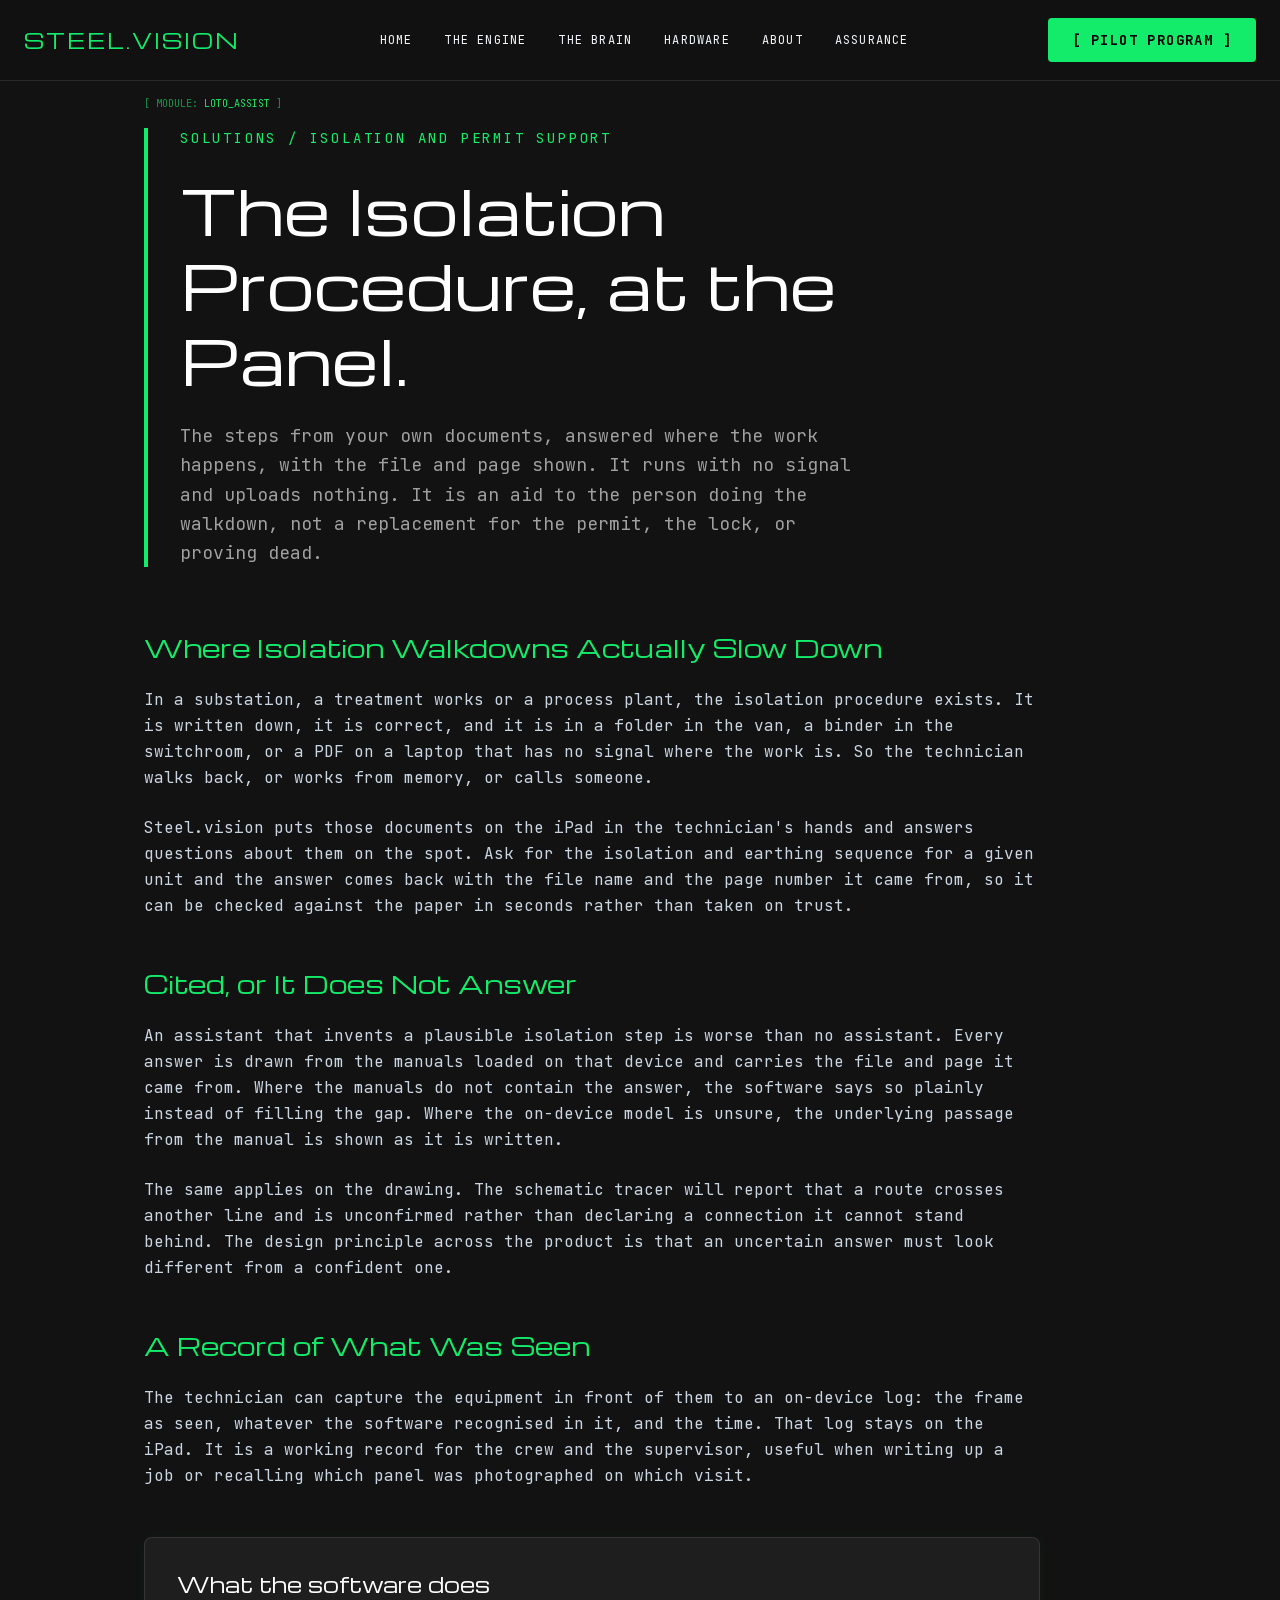
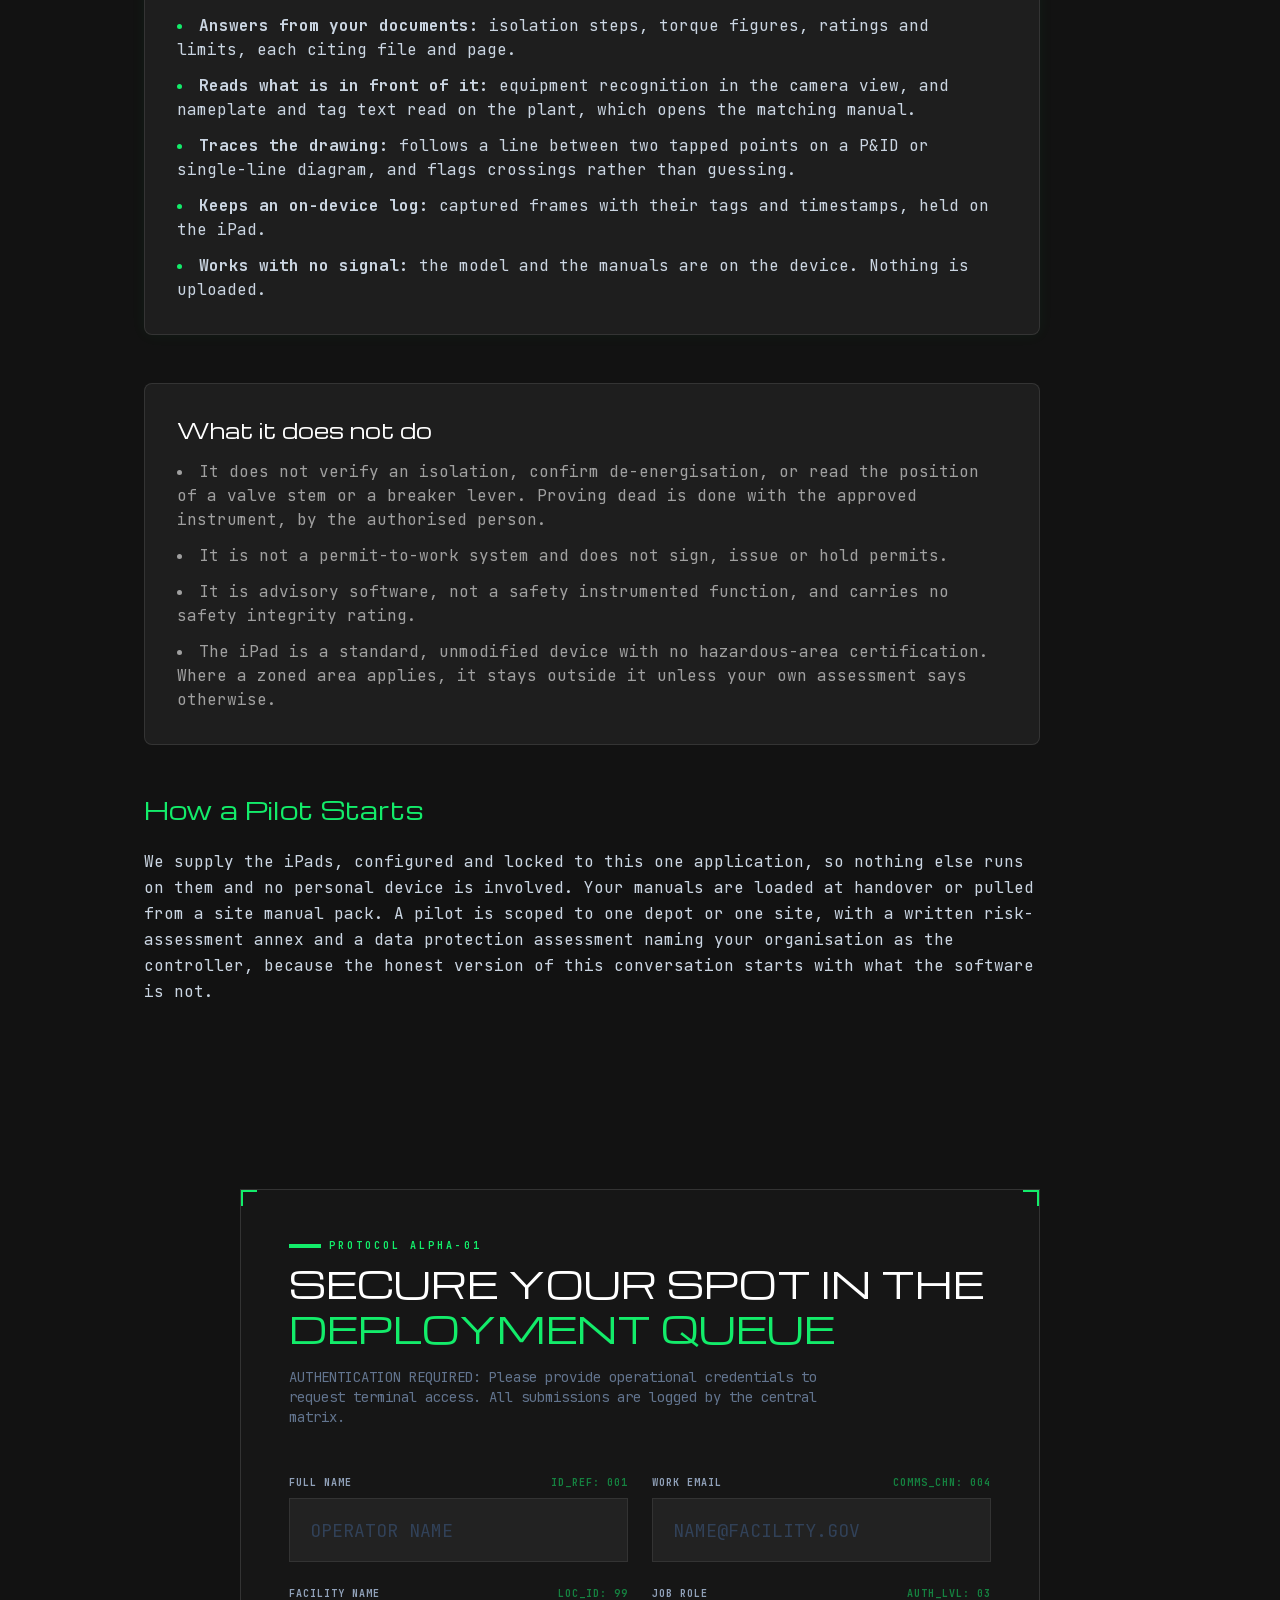
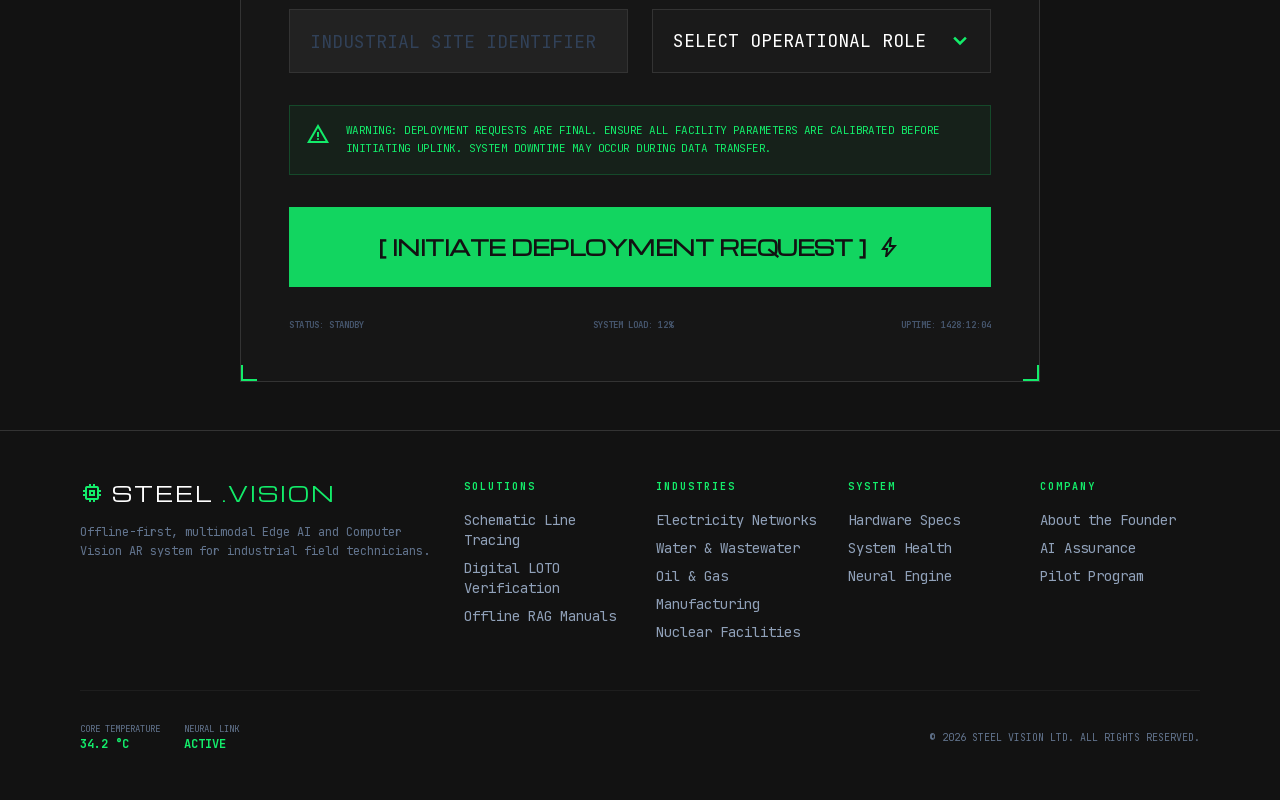
<file: solutions/digital-loto-verification.html>
<!DOCTYPE html><!--IScKKh_ClFgHNZeSiV_tK--><html lang="en" class="dark scroll-smooth"><head><meta charSet="utf-8"/><meta name="viewport" content="width=device-width, initial-scale=1"/><link rel="preload" href="/_next/static/media/051742360c26797e-s.p.102b7f24.woff2" as="font" crossorigin="" type="font/woff2"/><link rel="preload" href="/_next/static/media/fe83cf2ab39e9c57-s.p.442acfff.woff2" as="font" crossorigin="" type="font/woff2"/><link rel="stylesheet" href="/_next/static/chunks/fc85f569890aa0d5.css" data-precedence="next"/><link rel="preload" as="script" fetchPriority="low" href="/_next/static/chunks/67cd025f2d6ef0fa.js"/><script src="/_next/static/chunks/c59482915181f9e0.js" async=""></script><script src="/_next/static/chunks/3f386884f0a45eca.js" async=""></script><script src="/_next/static/chunks/be74c53ce30f3272.js" async=""></script><script src="/_next/static/chunks/turbopack-59da84809ce98745.js" async=""></script><script src="/_next/static/chunks/c72531840dabe999.js" async=""></script><script src="/_next/static/chunks/343b34660a74ed2f.js" async=""></script><script src="/_next/static/chunks/4cb85d0924db4060.js" async=""></script><script src="/_next/static/chunks/8323cfa0fba9cbfc.js" async=""></script><link rel="preload" href="https://fonts.googleapis.com/css2?family=Material+Symbols+Outlined:opsz,wght,FILL,GRAD@20..48,100..700,0..1,-50..200&amp;display=swap" as="style"/><meta name="next-size-adjust" content=""/><title>Steel.vision | Isolation Procedures at the Point of Work</title><meta name="description" content="Your own isolation procedures, answered at the panel, offline, citing the page they came from. An advisory aid for lockout/tagout walkdowns — not a permit system and not a substitute for proving dead."/><link rel="icon" href="/favicon.ico?favicon.0b3bf435.ico" sizes="256x256" type="image/x-icon"/><link href="https://fonts.googleapis.com/css2?family=Material+Symbols+Outlined:opsz,wght,FILL,GRAD@20..48,100..700,0..1,-50..200&amp;display=swap" rel="stylesheet"/><script src="/_next/static/chunks/a6dad97d9634a72d.js" noModule=""></script></head><body class="michroma_b9eeaa69-module__I8TjCW__variable jetbrains_mono_609ca84a-module__PQ_eYW__variable antialiased bg-background-dark text-slate-100 font-mono"><div hidden=""><!--$--><!--/$--></div><main class="bg-[#121212] flex flex-col font-mono overflow-x-hidden text-slate-100 min-h-screen"><nav class="fixed top-0 w-full z-50 bg-[#121212]/80 backdrop-blur-md border-b border-white/10"><div class="max-w-7xl mx-auto px-6 h-20 flex items-center justify-between"><a class="text-[#13ec6a] font-display text-xl tracking-widest" href="/#home">STEEL.VISION</a><div class="hidden md:flex space-x-8 font-mono text-xs uppercase tracking-widest"><a class="hover:text-white transition-colors duration-200" href="/#home">Home</a><a class="hover:text-white transition-colors duration-200" href="/#engine">The Engine</a><a class="hover:text-white transition-colors duration-200" href="/#brain">The Brain</a><a class="hover:text-white transition-colors duration-200" href="/#hardware">Hardware</a><a class="hover:text-white transition-colors duration-200" href="/about">About</a><a class="hover:text-white transition-colors duration-200" href="/assurance">Assurance</a></div><a class="bg-[#13ec6a] text-black font-mono text-sm font-bold py-3 px-6 rounded-sm hover:bg-[#10c85a] transition-colors duration-200 uppercase tracking-widest hidden md:inline-block" href="/#pilot">[ PILOT PROGRAM ]</a><div class="md:hidden flex items-center"><button class="text-white/60 hover:text-white focus:outline-none" aria-label="Toggle menu"><svg class="w-8 h-8" fill="none" stroke="currentColor" viewBox="0 0 24 24" xmlns="http://www.w3.org/2000/svg"><path stroke-linecap="round" stroke-linejoin="round" stroke-width="2" d="M4 6h16M4 12h16M4 18h16"></path></svg></button></div></div></nav><section class="relative pt-32 pb-20 px-6 lg:px-20 max-w-6xl mx-auto w-full"><div class="absolute top-24 left-6 lg:left-20 z-20 font-mono text-[10px] text-[#13ec6a]/60 animate-flicker hidden lg:block">[ MODULE: <span class="text-[#13ec6a]">LOTO_ASSIST</span> ]</div><div class="flex flex-col gap-6 max-w-4xl border-l-4 border-[#13ec6a] pl-8 mb-16"><p class="font-mono text-[#13ec6a] text-sm tracking-[0.2em] uppercase">Solutions / Isolation and permit support</p><h1 class="font-display text-4xl md:text-6xl text-white leading-tight">The Isolation Procedure, at the Panel.</h1><p class="font-mono text-[#a0a0a0] text-lg max-w-2xl leading-relaxed">The steps from your own documents, answered where the work happens, with the file and page shown. It runs with no signal and uploads nothing. It is an aid to the person doing the walkdown, not a replacement for the permit, the lock, or proving dead.</p></div><article class="prose prose-invert prose-slate max-w-4xl font-mono text-slate-300"><h2 class="text-[#13ec6a] text-2xl font-display mt-10 mb-6">Where Isolation Walkdowns Actually Slow Down</h2><p class="mb-6 leading-relaxed">In a substation, a treatment works or a process plant, the isolation procedure exists. It is written down, it is correct, and it is in a folder in the van, a binder in the switchroom, or a PDF on a laptop that has no signal where the work is. So the technician walks back, or works from memory, or calls someone.</p><p class="mb-6 leading-relaxed">Steel.vision puts those documents on the iPad in the technician&#x27;s hands and answers questions about them on the spot. Ask for the isolation and earthing sequence for a given unit and the answer comes back with the file name and the page number it came from, so it can be checked against the paper in seconds rather than taken on trust.</p><h2 class="text-[#13ec6a] text-2xl font-display mt-12 mb-6">Cited, or It Does Not Answer</h2><p class="mb-6 leading-relaxed">An assistant that invents a plausible isolation step is worse than no assistant. Every answer is drawn from the manuals loaded on that device and carries the file and page it came from. Where the manuals do not contain the answer, the software says so plainly instead of filling the gap. Where the on-device model is unsure, the underlying passage from the manual is shown as it is written.</p><p class="mb-6 leading-relaxed">The same applies on the drawing. The schematic tracer will report that a route crosses another line and is unconfirmed rather than declaring a connection it cannot stand behind. The design principle across the product is that an uncertain answer must look different from a confident one.</p><h2 class="text-[#13ec6a] text-2xl font-display mt-12 mb-6">A Record of What Was Seen</h2><p class="mb-6 leading-relaxed">The technician can capture the equipment in front of them to an on-device log: the frame as seen, whatever the software recognised in it, and the time. That log stays on the iPad. It is a working record for the crew and the supervisor, useful when writing up a job or recalling which panel was photographed on which visit.</p><div class="bg-white/5 border border-white/10 p-8 rounded-lg my-12 shadow-[0_0_15px_rgba(19,236,106,0.05)]"><h3 class="text-white text-xl font-display mb-4">What the software does</h3><ul class="list-disc list-inside space-y-3 marker:text-[#13ec6a]"><li><strong>Answers from your documents:</strong> isolation steps, torque figures, ratings and limits, each citing file and page.</li><li><strong>Reads what is in front of it:</strong> equipment recognition in the camera view, and nameplate and tag text read on the plant, which opens the matching manual.</li><li><strong>Traces the drawing:</strong> follows a line between two tapped points on a P&amp;ID or single-line diagram, and flags crossings rather than guessing.</li><li><strong>Keeps an on-device log:</strong> captured frames with their tags and timestamps, held on the iPad.</li><li><strong>Works with no signal:</strong> the model and the manuals are on the device. Nothing is uploaded.</li></ul></div><div class="bg-white/5 border border-white/10 p-8 rounded-lg my-12"><h3 class="text-white text-xl font-display mb-4">What it does not do</h3><ul class="list-disc list-inside space-y-3 marker:text-[#a0a0a0] text-[#a0a0a0]"><li>It does not verify an isolation, confirm de-energisation, or read the position of a valve stem or a breaker lever. Proving dead is done with the approved instrument, by the authorised person.</li><li>It is not a permit-to-work system and does not sign, issue or hold permits.</li><li>It is advisory software, not a safety instrumented function, and carries no safety integrity rating.</li><li>The iPad is a standard, unmodified device with no hazardous-area certification. Where a zoned area applies, it stays outside it unless your own assessment says otherwise.</li></ul></div><h2 class="text-[#13ec6a] text-2xl font-display mt-10 mb-6">How a Pilot Starts</h2><p class="mb-6 leading-relaxed">We supply the iPads, configured and locked to this one application, so nothing else runs on them and no personal device is involved. Your manuals are loaded at handover or pulled from a site manual pack. A pilot is scoped to one depot or one site, with a written risk-assessment annex and a data protection assessment naming your organisation as the controller, because the honest version of this conversation starts with what the software is not.</p></article></section><section id="pilot" class="relative min-h-screen pt-20 flex flex-col items-center justify-center p-6 py-12 bg-[#121212] flex-1"><div class="absolute inset-0 bg-[radial-gradient(#13ec6a_0.5px,transparent_0.5px)] bg-[size:24px_24px] opacity-[0.03] pointer-events-none"></div><div class="w-full max-w-[800px] border border-[#333] bg-[#1a1a1a]/50 p-8 md:p-12 relative overflow-hidden z-10"><div class="absolute top-0 left-0 w-4 h-4 border-t-2 border-l-2 border-[#13ec6a]"></div><div class="absolute top-0 right-0 w-4 h-4 border-t-2 border-r-2 border-[#13ec6a]"></div><div class="absolute bottom-0 left-0 w-4 h-4 border-b-2 border-l-2 border-[#13ec6a]"></div><div class="absolute bottom-0 right-0 w-4 h-4 border-b-2 border-r-2 border-[#13ec6a]"></div><div class="mb-12"><div class="flex items-center gap-2 text-[#13ec6a] mb-2"><span class="h-1 w-8 bg-[#13ec6a]"></span><span class="text-[10px] uppercase tracking-[0.3em] font-bold">Protocol Alpha-01</span></div><h2 class="font-display text-2xl md:text-4xl text-white leading-tight uppercase">Secure your spot in the <span class="text-[#13ec6a]">Deployment Queue</span></h2><p class="text-slate-500 mt-4 text-sm max-w-xl font-mono">AUTHENTICATION REQUIRED: Please provide operational credentials to request terminal access. All submissions are logged by the central matrix.</p></div><form class="space-y-8"><div class="grid grid-cols-1 md:grid-cols-2 gap-6"><div class="flex flex-col gap-2"><label class="text-[10px] uppercase tracking-widest font-bold text-slate-400 flex justify-between font-mono"><span>Full Name</span><span class="text-[#13ec6a]/50">ID_REF: 001</span></label><input required="" class="w-full bg-[#1a1a1a] border border-[#333] text-white h-16 px-5 focus:outline-none focus:border-[#13ec6a] focus:shadow-[0_0_15px_rgba(19,236,106,0.4)] transition-all placeholder:text-slate-700 font-mono text-lg" placeholder="OPERATOR NAME" type="text" name="name"/></div><div class="flex flex-col gap-2"><label class="text-[10px] uppercase tracking-widest font-bold text-slate-400 flex justify-between font-mono"><span>Work Email</span><span class="text-[#13ec6a]/50">COMMS_CHN: 004</span></label><input required="" class="w-full bg-[#1a1a1a] border border-[#333] text-white h-16 px-5 focus:outline-none focus:border-[#13ec6a] focus:shadow-[0_0_15px_rgba(19,236,106,0.4)] transition-all placeholder:text-slate-700 font-mono text-lg" placeholder="NAME@FACILITY.GOV" type="email" name="email"/></div><div class="flex flex-col gap-2"><label class="text-[10px] uppercase tracking-widest font-bold text-slate-400 flex justify-between font-mono"><span>Facility Name</span><span class="text-[#13ec6a]/50">LOC_ID: 99</span></label><input required="" class="w-full bg-[#1a1a1a] border border-[#333] text-white h-16 px-5 focus:outline-none focus:border-[#13ec6a] focus:shadow-[0_0_15px_rgba(19,236,106,0.4)] transition-all placeholder:text-slate-700 font-mono text-lg" placeholder="INDUSTRIAL SITE IDENTIFIER" type="text" name="facility"/></div><div class="flex flex-col gap-2"><label class="text-[10px] uppercase tracking-widest font-bold text-slate-400 flex justify-between font-mono"><span>Job Role</span><span class="text-[#13ec6a]/50">AUTH_LVL: 03</span></label><div class="relative group"><button type="button" class="w-full bg-[#1a1a1a] border border-[#333] text-white h-16 px-5 flex items-center justify-between focus:outline-none focus:border-[#13ec6a] focus:shadow-[0_0_15px_rgba(19,236,106,0.4)] transition-all font-mono text-lg cursor-pointer text-left overflow-hidden"><span class="truncate pr-2">SELECT OPERATIONAL ROLE</span><svg class="w-5 h-5 text-[#13ec6a] shrink-0" fill="none" stroke="currentColor" stroke-linecap="square" stroke-linejoin="miter" stroke-width="3" viewBox="0 0 24 24"><path d="M6 9l6 6 6-6"></path></svg></button><div class="absolute left-0 right-0 top-full mt-1 z-50 bg-[#121212] border border-white/10 opacity-0 invisible group-focus-within:opacity-100 group-focus-within:visible transition-all duration-200 shadow-[0_10px_30px_rgba(0,0,0,0.8)]"><ul class="py-0 font-mono text-sm uppercase m-0 list-none p-0"><li><button type="button" class="w-full px-5 py-4 text-left hover:bg-[#13ec6a] hover:text-black transition-colors border-b border-white/5 cursor-pointer">SYSTEM ENGINEER</button></li><li><button type="button" class="w-full px-5 py-4 text-left hover:bg-[#13ec6a] hover:text-black transition-colors border-b border-white/5 cursor-pointer">SITE ARCHITECT</button></li><li><button type="button" class="w-full px-5 py-4 text-left hover:bg-[#13ec6a] hover:text-black transition-colors border-b border-white/5 cursor-pointer">CORE OPERATOR</button></li><li><button type="button" class="w-full px-5 py-4 text-left hover:bg-[#13ec6a] hover:text-black transition-colors cursor-pointer">SECURITY OVERSEER</button></li></ul></div></div></div></div><div class="p-4 border border-[#13ec6a]/20 bg-[#13ec6a]/5 flex gap-4 items-start"><span class="material-symbols-outlined text-[#13ec6a]">warning</span><p class="text-[11px] text-[#13ec6a] leading-relaxed uppercase tracking-tighter font-mono m-0">Warning: Deployment requests are final. Ensure all facility parameters are calibrated before initiating uplink. System downtime may occur during data transfer.</p></div><button type="submit" class="group relative w-full h-20 bg-[#13ec6a] hover:bg-white disabled:opacity-50 disabled:bg-[#13ec6a]/50 transition-colors duration-300 overflow-hidden disabled:cursor-not-allowed border-none cursor-pointer"><div class="absolute inset-0 bg-[#121212]/10 group-hover:bg-transparent"></div><span class="relative font-display text-[#121212] text-lg md:text-xl font-black tracking-tight flex items-center justify-center gap-3">[ INITIATE DEPLOYMENT REQUEST ]<span class="material-symbols-outlined">bolt</span></span></button><div class="flex justify-between items-center text-[9px] text-slate-600 uppercase font-bold font-mono"><span>Status: <!-- -->Standby</span><span>System Load: 12%</span><span>Uptime: 1428:12:04</span></div></form></div></section></main><!--$--><!--/$--><footer class="w-full px-6 md:px-20 py-12 border-t border-[#333] bg-[#121212] flex flex-col gap-12 relative z-10 font-mono text-slate-100"><div class="grid grid-cols-1 md:grid-cols-2 lg:grid-cols-6 gap-8"><div class="flex flex-col gap-4 md:col-span-2"><a class="font-display text-xl text-white tracking-widest uppercase flex items-center gap-2" href="/"><span class="material-symbols-outlined text-[#13ec6a]">memory</span>Steel<span class="text-[#13ec6a]">.vision</span></a><p class="text-slate-500 text-xs leading-relaxed">Offline-first, multimodal Edge AI and Computer Vision AR system for industrial field technicians.</p></div><div class="flex flex-col gap-4"><h4 class="text-[#13ec6a] text-[10px] uppercase tracking-[0.2em] font-bold">Solutions</h4><ul class="flex flex-col gap-2 text-sm text-slate-400"><li><a class="hover:text-[#13ec6a] transition-colors" href="/solutions/pid-line-tracing">Schematic Line Tracing</a></li><li><a class="hover:text-[#13ec6a] transition-colors" href="/solutions/digital-loto-verification">Digital LOTO Verification</a></li><li><a class="hover:text-[#13ec6a] transition-colors" href="/solutions/offline-rag-manuals">Offline RAG Manuals</a></li></ul></div><div class="flex flex-col gap-4"><h4 class="text-[#13ec6a] text-[10px] uppercase tracking-[0.2em] font-bold">Industries</h4><ul class="flex flex-col gap-2 text-sm text-slate-400"><li><a class="hover:text-[#13ec6a] transition-colors" href="/industries/utility-grids">Electricity Networks</a></li><li><a class="hover:text-[#13ec6a] transition-colors" href="/industries/water">Water &amp; Wastewater</a></li><li><a class="hover:text-[#13ec6a] transition-colors" href="/industries/oil-and-gas">Oil &amp; Gas</a></li><li><a class="hover:text-[#13ec6a] transition-colors" href="/industries/manufacturing">Manufacturing</a></li><li><a class="hover:text-[#13ec6a] transition-colors" href="/industries/nuclear-facilities">Nuclear Facilities</a></li></ul></div><div class="flex flex-col gap-4"><h4 class="text-[#13ec6a] text-[10px] uppercase tracking-[0.2em] font-bold">System</h4><ul class="flex flex-col gap-2 text-sm text-slate-400"><li><a class="hover:text-[#13ec6a] transition-colors" href="/#hardware">Hardware Specs</a></li><li><a class="hover:text-[#13ec6a] transition-colors" href="/#engine">System Health</a></li><li><a class="hover:text-[#13ec6a] transition-colors" href="/#brain">Neural Engine</a></li></ul></div><div class="flex flex-col gap-4"><h4 class="text-[#13ec6a] text-[10px] uppercase tracking-[0.2em] font-bold">Company</h4><ul class="flex flex-col gap-2 text-sm text-slate-400"><li><a class="hover:text-[#13ec6a] transition-colors" href="/about">About the Founder</a></li><li><a class="hover:text-[#13ec6a] transition-colors" href="/assurance">AI Assurance</a></li><li><a class="hover:text-[#13ec6a] transition-colors" href="/#pilot">Pilot Program</a></li></ul></div></div><div class="flex flex-wrap justify-between items-center gap-4 pt-8 border-t border-white/5"><div class="flex gap-6"><div class="flex flex-col"><span class="text-[9px] text-slate-500 uppercase font-mono">Core Temperature</span><span class="text-xs text-[#13ec6a] font-bold font-mono">34.2 °C</span></div><div class="flex flex-col"><span class="text-[9px] text-slate-500 uppercase font-mono">Neural Link</span><span class="text-xs text-[#13ec6a] font-bold font-mono">ACTIVE</span></div></div><div class="text-[10px] text-slate-500 text-right font-mono">© <!-- -->2026<!-- --> STEEL VISION LTD. ALL RIGHTS RESERVED.</div></div></footer><script src="/_next/static/chunks/67cd025f2d6ef0fa.js" id="_R_" async=""></script><script>(self.__next_f=self.__next_f||[]).push([0])</script><script>self.__next_f.push([1,"1:\"$Sreact.fragment\"\n2:I[32541,[\"/_next/static/chunks/c72531840dabe999.js\",\"/_next/static/chunks/343b34660a74ed2f.js\"],\"default\"]\n3:I[47338,[\"/_next/static/chunks/c72531840dabe999.js\",\"/_next/static/chunks/343b34660a74ed2f.js\"],\"default\"]\n4:I[18781,[\"/_next/static/chunks/4cb85d0924db4060.js\"],\"\"]\n10:I[65692,[],\"default\"]\n:HL[\"/_next/static/chunks/fc85f569890aa0d5.css\",\"style\"]\n:HL[\"/_next/static/media/051742360c26797e-s.p.102b7f24.woff2\",\"font\",{\"crossOrigin\":\"\",\"type\":\"font/woff2\"}]\n:HL[\"/_next/static/media/fe83cf2ab39e9c57-s.p.442acfff.woff2\",\"font\",{\"crossOrigin\":\"\",\"type\":\"font/woff2\"}]\n:HL[\"https://fonts.googleapis.com/css2?family=Material+Symbols+Outlined:opsz,wght,FILL,GRAD@20..48,100..700,0..1,-50..200\u0026display=swap\",\"style\"]\n"])</script><script>self.__next_f.push([1,"0:{\"P\":null,\"b\":\"IScKKh-ClFgHNZeSiV_tK\",\"c\":[\"\",\"solutions\",\"digital-loto-verification\"],\"q\":\"\",\"i\":false,\"f\":[[[\"\",{\"children\":[\"solutions\",{\"children\":[\"digital-loto-verification\",{\"children\":[\"__PAGE__\",{}]}]}]},\"$undefined\",\"$undefined\",true],[[\"$\",\"$1\",\"c\",{\"children\":[[[\"$\",\"link\",\"0\",{\"rel\":\"stylesheet\",\"href\":\"/_next/static/chunks/fc85f569890aa0d5.css\",\"precedence\":\"next\",\"crossOrigin\":\"$undefined\",\"nonce\":\"$undefined\"}],[\"$\",\"script\",\"script-0\",{\"src\":\"/_next/static/chunks/4cb85d0924db4060.js\",\"async\":true,\"nonce\":\"$undefined\"}]],[\"$\",\"html\",null,{\"lang\":\"en\",\"className\":\"dark scroll-smooth\",\"children\":[[\"$\",\"head\",null,{\"children\":[\"$\",\"link\",null,{\"href\":\"https://fonts.googleapis.com/css2?family=Material+Symbols+Outlined:opsz,wght,FILL,GRAD@20..48,100..700,0..1,-50..200\u0026display=swap\",\"rel\":\"stylesheet\"}]}],[\"$\",\"body\",null,{\"className\":\"michroma_b9eeaa69-module__I8TjCW__variable jetbrains_mono_609ca84a-module__PQ_eYW__variable antialiased bg-background-dark text-slate-100 font-mono\",\"children\":[[\"$\",\"$L2\",null,{\"parallelRouterKey\":\"children\",\"error\":\"$undefined\",\"errorStyles\":\"$undefined\",\"errorScripts\":\"$undefined\",\"template\":[\"$\",\"$L3\",null,{}],\"templateStyles\":\"$undefined\",\"templateScripts\":\"$undefined\",\"notFound\":[[[\"$\",\"title\",null,{\"children\":\"404: This page could not be found.\"}],[\"$\",\"div\",null,{\"style\":{\"fontFamily\":\"system-ui,\\\"Segoe UI\\\",Roboto,Helvetica,Arial,sans-serif,\\\"Apple Color Emoji\\\",\\\"Segoe UI Emoji\\\"\",\"height\":\"100vh\",\"textAlign\":\"center\",\"display\":\"flex\",\"flexDirection\":\"column\",\"alignItems\":\"center\",\"justifyContent\":\"center\"},\"children\":[\"$\",\"div\",null,{\"children\":[[\"$\",\"style\",null,{\"dangerouslySetInnerHTML\":{\"__html\":\"body{color:#000;background:#fff;margin:0}.next-error-h1{border-right:1px solid rgba(0,0,0,.3)}@media (prefers-color-scheme:dark){body{color:#fff;background:#000}.next-error-h1{border-right:1px solid rgba(255,255,255,.3)}}\"}}],[\"$\",\"h1\",null,{\"className\":\"next-error-h1\",\"style\":{\"display\":\"inline-block\",\"margin\":\"0 20px 0 0\",\"padding\":\"0 23px 0 0\",\"fontSize\":24,\"fontWeight\":500,\"verticalAlign\":\"top\",\"lineHeight\":\"49px\"},\"children\":404}],[\"$\",\"div\",null,{\"style\":{\"display\":\"inline-block\"},\"children\":[\"$\",\"h2\",null,{\"style\":{\"fontSize\":14,\"fontWeight\":400,\"lineHeight\":\"49px\",\"margin\":0},\"children\":\"This page could not be found.\"}]}]]}]}]],[]],\"forbidden\":\"$undefined\",\"unauthorized\":\"$undefined\"}],[\"$\",\"footer\",null,{\"className\":\"w-full px-6 md:px-20 py-12 border-t border-[#333] bg-[#121212] flex flex-col gap-12 relative z-10 font-mono text-slate-100\",\"children\":[[\"$\",\"div\",null,{\"className\":\"grid grid-cols-1 md:grid-cols-2 lg:grid-cols-6 gap-8\",\"children\":[[\"$\",\"div\",null,{\"className\":\"flex flex-col gap-4 md:col-span-2\",\"children\":[[\"$\",\"$L4\",null,{\"href\":\"/\",\"className\":\"font-display text-xl text-white tracking-widest uppercase flex items-center gap-2\",\"children\":[[\"$\",\"span\",null,{\"className\":\"material-symbols-outlined text-[#13ec6a]\",\"children\":\"memory\"}],\"Steel\",[\"$\",\"span\",null,{\"className\":\"text-[#13ec6a]\",\"children\":\".vision\"}]]}],[\"$\",\"p\",null,{\"className\":\"text-slate-500 text-xs leading-relaxed\",\"children\":\"Offline-first, multimodal Edge AI and Computer Vision AR system for industrial field technicians.\"}]]}],[\"$\",\"div\",null,{\"className\":\"flex flex-col gap-4\",\"children\":[[\"$\",\"h4\",null,{\"className\":\"text-[#13ec6a] text-[10px] uppercase tracking-[0.2em] font-bold\",\"children\":\"Solutions\"}],[\"$\",\"ul\",null,{\"className\":\"flex flex-col gap-2 text-sm text-slate-400\",\"children\":[[\"$\",\"li\",null,{\"children\":[\"$\",\"$L4\",null,{\"href\":\"/solutions/pid-line-tracing\",\"className\":\"hover:text-[#13ec6a] transition-colors\",\"children\":\"Schematic Line Tracing\"}]}],[\"$\",\"li\",null,{\"children\":[\"$\",\"$L4\",null,{\"href\":\"/solutions/digital-loto-verification\",\"className\":\"hover:text-[#13ec6a] transition-colors\",\"children\":\"Digital LOTO Verification\"}]}],[\"$\",\"li\",null,{\"children\":[\"$\",\"$L4\",null,{\"href\":\"/solutions/offline-rag-manuals\",\"className\":\"hover:text-[#13ec6a] transition-colors\",\"children\":\"Offline RAG Manuals\"}]}]]}]]}],[\"$\",\"div\",null,{\"className\":\"flex flex-col gap-4\",\"children\":[[\"$\",\"h4\",null,{\"className\":\"text-[#13ec6a] text-[10px] uppercase tracking-[0.2em] font-bold\",\"children\":\"Industries\"}],[\"$\",\"ul\",null,{\"className\":\"flex flex-col gap-2 text-sm text-slate-400\",\"children\":[[\"$\",\"li\",null,{\"children\":[\"$\",\"$L4\",null,{\"href\":\"/industries/utility-grids\",\"className\":\"hover:text-[#13ec6a] transition-colors\",\"children\":\"Electricity Networks\"}]}],\"$L5\",\"$L6\",\"$L7\",\"$L8\"]}]]}],\"$L9\",\"$La\"]}],\"$Lb\"]}]]}]]}]]}],{\"children\":[\"$Lc\",{\"children\":[\"$Ld\",{\"children\":[\"$Le\",{},null,false,false]},null,false,false]},null,false,false]},null,false,false],\"$Lf\",false]],\"m\":\"$undefined\",\"G\":[\"$10\",[]],\"S\":true}\n"])</script><script>self.__next_f.push([1,"11:I[41042,[\"/_next/static/chunks/4cb85d0924db4060.js\",\"/_next/static/chunks/8323cfa0fba9cbfc.js\"],\"default\"]\n19:I[15290,[\"/_next/static/chunks/c72531840dabe999.js\",\"/_next/static/chunks/343b34660a74ed2f.js\"],\"ViewportBoundary\"]\n1b:I[15290,[\"/_next/static/chunks/c72531840dabe999.js\",\"/_next/static/chunks/343b34660a74ed2f.js\"],\"MetadataBoundary\"]\n1c:\"$Sreact.suspense\"\n5:[\"$\",\"li\",null,{\"children\":[\"$\",\"$L4\",null,{\"href\":\"/industries/water\",\"className\":\"hover:text-[#13ec6a] transition-colors\",\"children\":\"Water \u0026 Wastewater\"}]}]\n6:[\"$\",\"li\",null,{\"children\":[\"$\",\"$L4\",null,{\"href\":\"/industries/oil-and-gas\",\"className\":\"hover:text-[#13ec6a] transition-colors\",\"children\":\"Oil \u0026 Gas\"}]}]\n7:[\"$\",\"li\",null,{\"children\":[\"$\",\"$L4\",null,{\"href\":\"/industries/manufacturing\",\"className\":\"hover:text-[#13ec6a] transition-colors\",\"children\":\"Manufacturing\"}]}]\n8:[\"$\",\"li\",null,{\"children\":[\"$\",\"$L4\",null,{\"href\":\"/industries/nuclear-facilities\",\"className\":\"hover:text-[#13ec6a] transition-colors\",\"children\":\"Nuclear Facilities\"}]}]\n9:[\"$\",\"div\",null,{\"className\":\"flex flex-col gap-4\",\"children\":[[\"$\",\"h4\",null,{\"className\":\"text-[#13ec6a] text-[10px] uppercase tracking-[0.2em] font-bold\",\"children\":\"System\"}],[\"$\",\"ul\",null,{\"className\":\"flex flex-col gap-2 text-sm text-slate-400\",\"children\":[[\"$\",\"li\",null,{\"children\":[\"$\",\"$L4\",null,{\"href\":\"/#hardware\",\"className\":\"hover:text-[#13ec6a] transition-colors\",\"children\":\"Hardware Specs\"}]}],[\"$\",\"li\",null,{\"children\":[\"$\",\"$L4\",null,{\"href\":\"/#engine\",\"className\":\"hover:text-[#13ec6a] transition-colors\",\"children\":\"System Health\"}]}],[\"$\",\"li\",null,{\"children\":[\"$\",\"$L4\",null,{\"href\":\"/#brain\",\"className\":\"hover:text-[#13ec6a] transition-colors\",\"children\":\"Neural Engine\"}]}]]}]]}]\na:[\"$\",\"div\",null,{\"className\":\"flex flex-col gap-4\",\"children\":[[\"$\",\"h4\",null,{\"className\":\"text-[#13ec6a] text-[10px] uppercase tracking-[0.2em] font-bold\",\"children\":\"Company\"}],[\"$\",\"ul\",null,{\"className\":\"flex flex-col gap-2 text-sm text-slate-400\",\"children\":[[\"$\",\"li\",null,{\"children\":[\"$\",\"$L4\",null,{\"href\":\"/about\",\"className\":\"hover:text-[#13ec6a] transition-colors\",\"children\":\"About the Founder\"}]}],[\"$\",\"li\",null,{\"children\":[\"$\",\"$L4\",null,{\"href\":\"/assurance\",\"className\":\"hover:text-[#13ec6a] transition-colors\",\"children\":\"AI Assurance\"}]}],[\"$\",\"li\",null,{\"children\":[\"$\",\"$L4\",null,{\"href\":\"/#pilot\",\"className\":\"hover:text-[#13ec6a] transition-colors\",\"children\":\"Pilot Program\"}]}]]}]]}]\nb:[\"$\",\"div\",null,{\"className\":\"flex flex-wrap justify-between items-center gap-4 pt-8 border-t border-white/5\",\"children\":[[\"$\",\"div\",null,{\"className\":\"flex gap-6\",\"children\":[[\"$\",\"div\",null,{\"className\":\"flex flex-col\",\"children\":[[\"$\",\"span\",null,{\"className\":\"text-[9px] text-slate-500 uppercase font-mono\",\"children\":\"Core Temperature\"}],[\"$\",\"span\",null,{\"className\":\"text-xs text-[#13ec6a] font-bold font-mono\",\"children\":\"34.2 °C\"}]]}],[\"$\",\"div\",null,{\"className\":\"flex flex-col\",\"children\":[[\"$\",\"span\",null,{\"className\":\"text-[9px] text-slate-500 uppercase font-mono\",\"children\":\"Neural Link\"}],[\"$\",\"span\",null,{\"className\":\"text-xs text-[#13ec6a] font-bold font-mono\",\"children\":\"ACTIVE\"}]]}]]}],[\"$\",\"div\",null,{\"className\":\"text-[10px] text-slate-500 text-right font-mono\",\"children\":[\"© \",2026,\" STEEL VISION LTD. ALL RIGHTS RESERVED.\"]}]]}]\nc:[\"$\",\"$1\",\"c\",{\"children\":[null,[\"$\",\"$L2\",null,{\"parallelRouterKey\":\"children\",\"error\":\"$undefined\",\"errorStyles\":\"$undefined\",\"errorScripts\":\"$undefined\",\"template\":[\"$\",\"$L3\",null,{}],\"templateStyles\":\"$undefined\",\"templateScripts\":\"$undefined\",\"notFound\":\"$undefined\",\"forbidden\":\"$undefined\",\"unauthorized\":\"$undefined\"}]]}]\nd:[\"$\",\"$1\",\"c\",{\"children\":[null,[\"$\",\"$L2\",null,{\"parallelRouterKey\":\"children\",\"error\":\"$undefined\",\"errorStyles\":\"$undefined\",\"errorScripts\":\"$undefined\",\"template\":[\"$\",\"$L3\",null,{}],\"templateStyles\":\"$undefined\",\"templateScripts\":\"$undefined\",\"notFound\":\"$undefined\",\"forbidden\":\"$undefined\",\"unauthorized\":\"$undefined\"}]]}]\n"])</script><script>self.__next_f.push([1,"e:[\"$\",\"$1\",\"c\",{\"children\":[[\"$\",\"main\",null,{\"className\":\"bg-[#121212] flex flex-col font-mono overflow-x-hidden text-slate-100 min-h-screen\",\"children\":[[\"$\",\"$L11\",null,{}],[\"$\",\"section\",null,{\"className\":\"relative pt-32 pb-20 px-6 lg:px-20 max-w-6xl mx-auto w-full\",\"children\":[[\"$\",\"div\",null,{\"className\":\"absolute top-24 left-6 lg:left-20 z-20 font-mono text-[10px] text-[#13ec6a]/60 animate-flicker hidden lg:block\",\"children\":[\"[ MODULE: \",[\"$\",\"span\",null,{\"className\":\"text-[#13ec6a]\",\"children\":\"LOTO_ASSIST\"}],\" ]\"]}],[\"$\",\"div\",null,{\"className\":\"flex flex-col gap-6 max-w-4xl border-l-4 border-[#13ec6a] pl-8 mb-16\",\"children\":[[\"$\",\"p\",null,{\"className\":\"font-mono text-[#13ec6a] text-sm tracking-[0.2em] uppercase\",\"children\":\"Solutions / Isolation and permit support\"}],[\"$\",\"h1\",null,{\"className\":\"font-display text-4xl md:text-6xl text-white leading-tight\",\"children\":\"The Isolation Procedure, at the Panel.\"}],[\"$\",\"p\",null,{\"className\":\"font-mono text-[#a0a0a0] text-lg max-w-2xl leading-relaxed\",\"children\":\"The steps from your own documents, answered where the work happens, with the file and page shown. It runs with no signal and uploads nothing. It is an aid to the person doing the walkdown, not a replacement for the permit, the lock, or proving dead.\"}]]}],[\"$\",\"article\",null,{\"className\":\"prose prose-invert prose-slate max-w-4xl font-mono text-slate-300\",\"children\":[[\"$\",\"h2\",null,{\"className\":\"text-[#13ec6a] text-2xl font-display mt-10 mb-6\",\"children\":\"Where Isolation Walkdowns Actually Slow Down\"}],[\"$\",\"p\",null,{\"className\":\"mb-6 leading-relaxed\",\"children\":\"In a substation, a treatment works or a process plant, the isolation procedure exists. It is written down, it is correct, and it is in a folder in the van, a binder in the switchroom, or a PDF on a laptop that has no signal where the work is. So the technician walks back, or works from memory, or calls someone.\"}],[\"$\",\"p\",null,{\"className\":\"mb-6 leading-relaxed\",\"children\":\"Steel.vision puts those documents on the iPad in the technician's hands and answers questions about them on the spot. Ask for the isolation and earthing sequence for a given unit and the answer comes back with the file name and the page number it came from, so it can be checked against the paper in seconds rather than taken on trust.\"}],[\"$\",\"h2\",null,{\"className\":\"text-[#13ec6a] text-2xl font-display mt-12 mb-6\",\"children\":\"Cited, or It Does Not Answer\"}],[\"$\",\"p\",null,{\"className\":\"mb-6 leading-relaxed\",\"children\":\"An assistant that invents a plausible isolation step is worse than no assistant. Every answer is drawn from the manuals loaded on that device and carries the file and page it came from. Where the manuals do not contain the answer, the software says so plainly instead of filling the gap. Where the on-device model is unsure, the underlying passage from the manual is shown as it is written.\"}],[\"$\",\"p\",null,{\"className\":\"mb-6 leading-relaxed\",\"children\":\"The same applies on the drawing. The schematic tracer will report that a route crosses another line and is unconfirmed rather than declaring a connection it cannot stand behind. The design principle across the product is that an uncertain answer must look different from a confident one.\"}],[\"$\",\"h2\",null,{\"className\":\"text-[#13ec6a] text-2xl font-display mt-12 mb-6\",\"children\":\"A Record of What Was Seen\"}],[\"$\",\"p\",null,{\"className\":\"mb-6 leading-relaxed\",\"children\":\"The technician can capture the equipment in front of them to an on-device log: the frame as seen, whatever the software recognised in it, and the time. That log stays on the iPad. It is a working record for the crew and the supervisor, useful when writing up a job or recalling which panel was photographed on which visit.\"}],\"$L12\",\"$L13\",\"$L14\",\"$L15\"]}]]}],\"$L16\"]}],[\"$L17\"],\"$L18\"]}]\n"])</script><script>self.__next_f.push([1,"f:[\"$\",\"$1\",\"h\",{\"children\":[null,[\"$\",\"$L19\",null,{\"children\":\"$L1a\"}],[\"$\",\"div\",null,{\"hidden\":true,\"children\":[\"$\",\"$L1b\",null,{\"children\":[\"$\",\"$1c\",null,{\"name\":\"Next.Metadata\",\"children\":\"$L1d\"}]}]}],[\"$\",\"meta\",null,{\"name\":\"next-size-adjust\",\"content\":\"\"}]]}]\n"])</script><script>self.__next_f.push([1,"1e:I[47715,[\"/_next/static/chunks/4cb85d0924db4060.js\",\"/_next/static/chunks/8323cfa0fba9cbfc.js\"],\"default\"]\n1f:I[15290,[\"/_next/static/chunks/c72531840dabe999.js\",\"/_next/static/chunks/343b34660a74ed2f.js\"],\"OutletBoundary\"]\n12:[\"$\",\"div\",null,{\"className\":\"bg-white/5 border border-white/10 p-8 rounded-lg my-12 shadow-[0_0_15px_rgba(19,236,106,0.05)]\",\"children\":[[\"$\",\"h3\",null,{\"className\":\"text-white text-xl font-display mb-4\",\"children\":\"What the software does\"}],[\"$\",\"ul\",null,{\"className\":\"list-disc list-inside space-y-3 marker:text-[#13ec6a]\",\"children\":[[\"$\",\"li\",null,{\"children\":[[\"$\",\"strong\",null,{\"children\":\"Answers from your documents:\"}],\" isolation steps, torque figures, ratings and limits, each citing file and page.\"]}],[\"$\",\"li\",null,{\"children\":[[\"$\",\"strong\",null,{\"children\":\"Reads what is in front of it:\"}],\" equipment recognition in the camera view, and nameplate and tag text read on the plant, which opens the matching manual.\"]}],[\"$\",\"li\",null,{\"children\":[[\"$\",\"strong\",null,{\"children\":\"Traces the drawing:\"}],\" follows a line between two tapped points on a P\u0026ID or single-line diagram, and flags crossings rather than guessing.\"]}],[\"$\",\"li\",null,{\"children\":[[\"$\",\"strong\",null,{\"children\":\"Keeps an on-device log:\"}],\" captured frames with their tags and timestamps, held on the iPad.\"]}],[\"$\",\"li\",null,{\"children\":[[\"$\",\"strong\",null,{\"children\":\"Works with no signal:\"}],\" the model and the manuals are on the device. Nothing is uploaded.\"]}]]}]]}]\n13:[\"$\",\"div\",null,{\"className\":\"bg-white/5 border border-white/10 p-8 rounded-lg my-12\",\"children\":[[\"$\",\"h3\",null,{\"className\":\"text-white text-xl font-display mb-4\",\"children\":\"What it does not do\"}],[\"$\",\"ul\",null,{\"className\":\"list-disc list-inside space-y-3 marker:text-[#a0a0a0] text-[#a0a0a0]\",\"children\":[[\"$\",\"li\",null,{\"children\":\"It does not verify an isolation, confirm de-energisation, or read the position of a valve stem or a breaker lever. Proving dead is done with the approved instrument, by the authorised person.\"}],[\"$\",\"li\",null,{\"children\":\"It is not a permit-to-work system and does not sign, issue or hold permits.\"}],[\"$\",\"li\",null,{\"children\":\"It is advisory software, not a safety instrumented function, and carries no safety integrity rating.\"}],[\"$\",\"li\",null,{\"children\":\"The iPad is a standard, unmodified device with no hazardous-area certification. Where a zoned area applies, it stays outside it unless your own assessment says otherwise.\"}]]}]]}]\n14:[\"$\",\"h2\",null,{\"className\":\"text-[#13ec6a] text-2xl font-display mt-10 mb-6\",\"children\":\"How a Pilot Starts\"}]\n15:[\"$\",\"p\",null,{\"className\":\"mb-6 leading-relaxed\",\"children\":\"We supply the iPads, configured and locked to this one application, so nothing else runs on them and no personal device is involved. Your manuals are loaded at handover or pulled from a site manual pack. A pilot is scoped to one depot or one site, with a written risk-assessment annex and a data protection assessment naming your organisation as the controller, because the honest version of this conversation starts with what the software is not.\"}]\n16:[\"$\",\"$L1e\",null,{}]\n17:[\"$\",\"script\",\"script-0\",{\"src\":\"/_next/static/chunks/8323cfa0fba9cbfc.js\",\"async\":true,\"nonce\":\"$undefined\"}]\n18:[\"$\",\"$L1f\",null,{\"children\":[\"$\",\"$1c\",null,{\"name\":\"Next.MetadataOutlet\",\"children\":\"$@20\"}]}]\n"])</script><script>self.__next_f.push([1,"1a:[[\"$\",\"meta\",\"0\",{\"charSet\":\"utf-8\"}],[\"$\",\"meta\",\"1\",{\"name\":\"viewport\",\"content\":\"width=device-width, initial-scale=1\"}]]\n"])</script><script>self.__next_f.push([1,"21:I[15735,[\"/_next/static/chunks/c72531840dabe999.js\",\"/_next/static/chunks/343b34660a74ed2f.js\"],\"IconMark\"]\n1d:[[\"$\",\"title\",\"0\",{\"children\":\"Steel.vision | Isolation Procedures at the Point of Work\"}],[\"$\",\"meta\",\"1\",{\"name\":\"description\",\"content\":\"Your own isolation procedures, answered at the panel, offline, citing the page they came from. An advisory aid for lockout/tagout walkdowns — not a permit system and not a substitute for proving dead.\"}],[\"$\",\"link\",\"2\",{\"rel\":\"icon\",\"href\":\"/favicon.ico?favicon.0b3bf435.ico\",\"sizes\":\"256x256\",\"type\":\"image/x-icon\"}],[\"$\",\"$L21\",\"3\",{}]]\n20:null\n"])</script></body></html>
</file>
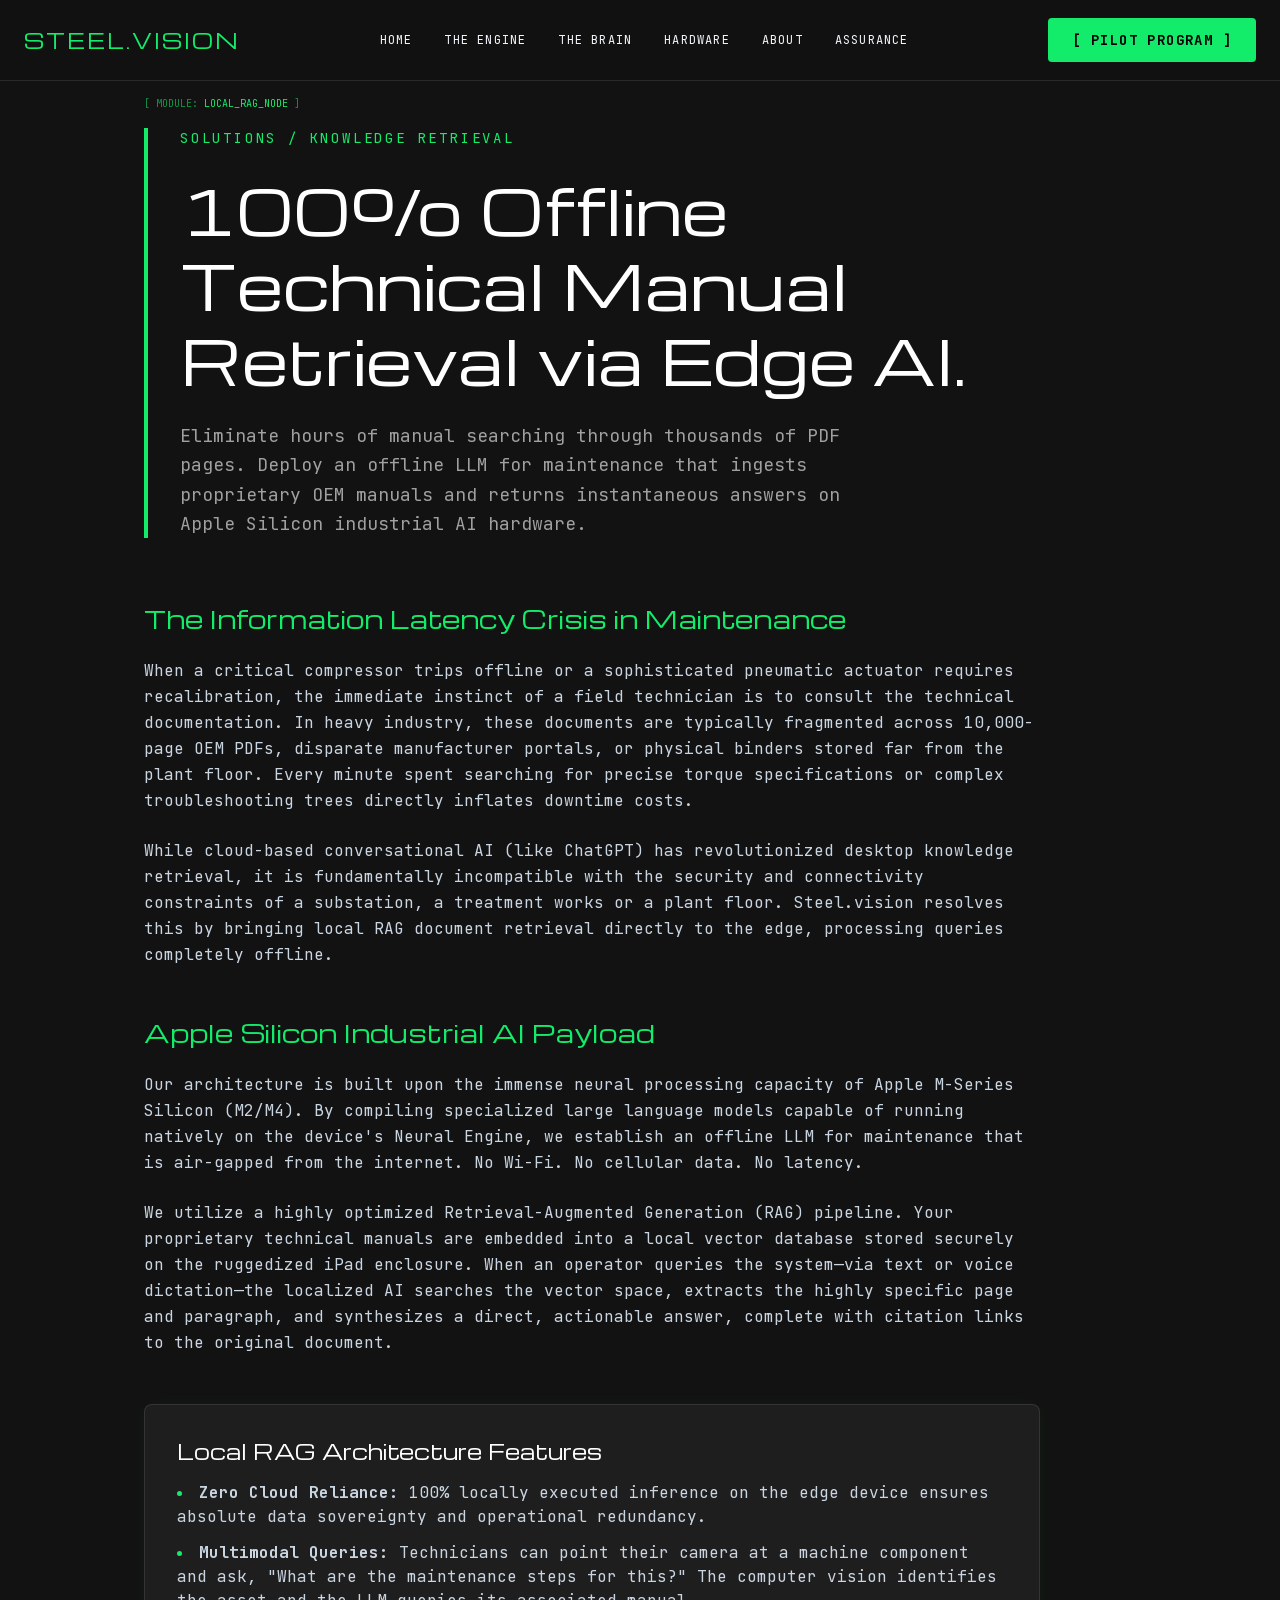
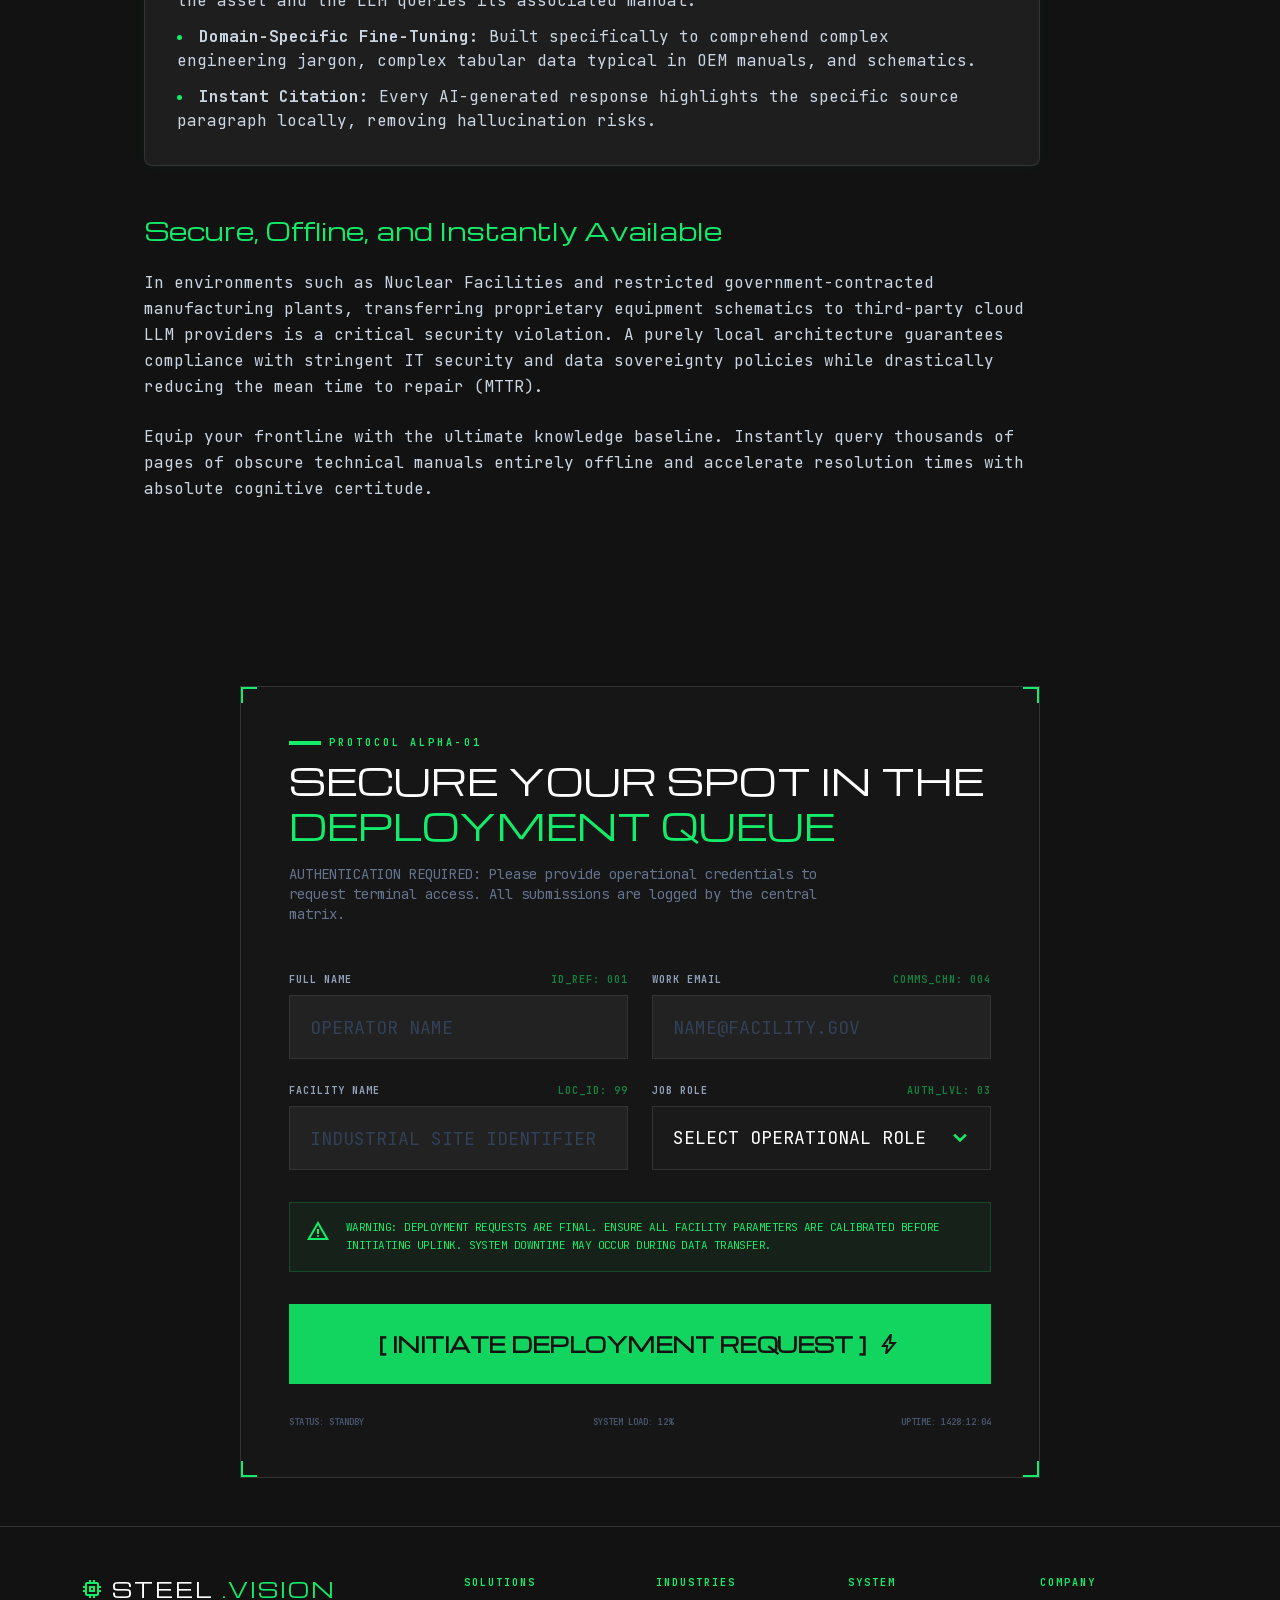
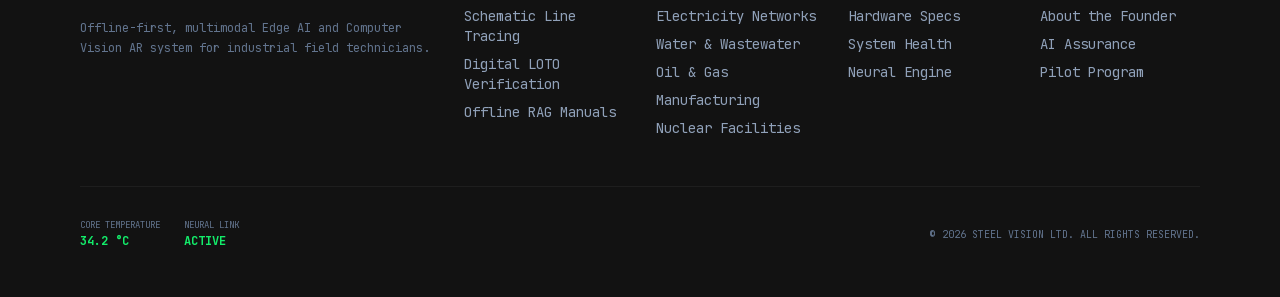
<file: solutions/offline-rag-manuals.html>
<!DOCTYPE html><!--IScKKh_ClFgHNZeSiV_tK--><html lang="en" class="dark scroll-smooth"><head><meta charSet="utf-8"/><meta name="viewport" content="width=device-width, initial-scale=1"/><link rel="preload" href="/_next/static/media/051742360c26797e-s.p.102b7f24.woff2" as="font" crossorigin="" type="font/woff2"/><link rel="preload" href="/_next/static/media/fe83cf2ab39e9c57-s.p.442acfff.woff2" as="font" crossorigin="" type="font/woff2"/><link rel="stylesheet" href="/_next/static/chunks/fc85f569890aa0d5.css" data-precedence="next"/><link rel="preload" as="script" fetchPriority="low" href="/_next/static/chunks/67cd025f2d6ef0fa.js"/><script src="/_next/static/chunks/c59482915181f9e0.js" async=""></script><script src="/_next/static/chunks/3f386884f0a45eca.js" async=""></script><script src="/_next/static/chunks/be74c53ce30f3272.js" async=""></script><script src="/_next/static/chunks/turbopack-59da84809ce98745.js" async=""></script><script src="/_next/static/chunks/c72531840dabe999.js" async=""></script><script src="/_next/static/chunks/343b34660a74ed2f.js" async=""></script><script src="/_next/static/chunks/4cb85d0924db4060.js" async=""></script><script src="/_next/static/chunks/8323cfa0fba9cbfc.js" async=""></script><link rel="preload" href="https://fonts.googleapis.com/css2?family=Material+Symbols+Outlined:opsz,wght,FILL,GRAD@20..48,100..700,0..1,-50..200&amp;display=swap" as="style"/><meta name="next-size-adjust" content=""/><title>Steel.vision | Offline LLM for Maintenance &amp; Local RAG</title><meta name="description" content="100% offline technical manual retrieval via edge AI. Local RAG document retrieval tailored for Apple Silicon industrial AI in disconnected heavy industries."/><link rel="icon" href="/favicon.ico?favicon.0b3bf435.ico" sizes="256x256" type="image/x-icon"/><link href="https://fonts.googleapis.com/css2?family=Material+Symbols+Outlined:opsz,wght,FILL,GRAD@20..48,100..700,0..1,-50..200&amp;display=swap" rel="stylesheet"/><script src="/_next/static/chunks/a6dad97d9634a72d.js" noModule=""></script></head><body class="michroma_b9eeaa69-module__I8TjCW__variable jetbrains_mono_609ca84a-module__PQ_eYW__variable antialiased bg-background-dark text-slate-100 font-mono"><div hidden=""><!--$--><!--/$--></div><main class="bg-[#121212] flex flex-col font-mono overflow-x-hidden text-slate-100 min-h-screen"><nav class="fixed top-0 w-full z-50 bg-[#121212]/80 backdrop-blur-md border-b border-white/10"><div class="max-w-7xl mx-auto px-6 h-20 flex items-center justify-between"><a class="text-[#13ec6a] font-display text-xl tracking-widest" href="/#home">STEEL.VISION</a><div class="hidden md:flex space-x-8 font-mono text-xs uppercase tracking-widest"><a class="hover:text-white transition-colors duration-200" href="/#home">Home</a><a class="hover:text-white transition-colors duration-200" href="/#engine">The Engine</a><a class="hover:text-white transition-colors duration-200" href="/#brain">The Brain</a><a class="hover:text-white transition-colors duration-200" href="/#hardware">Hardware</a><a class="hover:text-white transition-colors duration-200" href="/about">About</a><a class="hover:text-white transition-colors duration-200" href="/assurance">Assurance</a></div><a class="bg-[#13ec6a] text-black font-mono text-sm font-bold py-3 px-6 rounded-sm hover:bg-[#10c85a] transition-colors duration-200 uppercase tracking-widest hidden md:inline-block" href="/#pilot">[ PILOT PROGRAM ]</a><div class="md:hidden flex items-center"><button class="text-white/60 hover:text-white focus:outline-none" aria-label="Toggle menu"><svg class="w-8 h-8" fill="none" stroke="currentColor" viewBox="0 0 24 24" xmlns="http://www.w3.org/2000/svg"><path stroke-linecap="round" stroke-linejoin="round" stroke-width="2" d="M4 6h16M4 12h16M4 18h16"></path></svg></button></div></div></nav><section class="relative pt-32 pb-20 px-6 lg:px-20 max-w-6xl mx-auto w-full"><div class="absolute top-24 left-6 lg:left-20 z-20 font-mono text-[10px] text-[#13ec6a]/60 animate-flicker hidden lg:block">[ MODULE: <span class="text-[#13ec6a]">LOCAL_RAG_NODE</span> ]</div><div class="flex flex-col gap-6 max-w-4xl border-l-4 border-[#13ec6a] pl-8 mb-16"><p class="font-mono text-[#13ec6a] text-sm tracking-[0.2em] uppercase">Solutions / Knowledge Retrieval</p><h1 class="font-display text-4xl md:text-6xl text-white leading-tight">100% Offline Technical Manual Retrieval via Edge AI.</h1><p class="font-mono text-[#a0a0a0] text-lg max-w-2xl leading-relaxed">Eliminate hours of manual searching through thousands of PDF pages. Deploy an offline LLM for maintenance that ingests proprietary OEM manuals and returns instantaneous answers on Apple Silicon industrial AI hardware.</p></div><article class="prose prose-invert prose-slate max-w-4xl font-mono text-slate-300"><h2 class="text-[#13ec6a] text-2xl font-display mt-10 mb-6">The Information Latency Crisis in Maintenance</h2><p class="mb-6 leading-relaxed">When a critical compressor trips offline or a sophisticated pneumatic actuator requires recalibration, the immediate instinct of a field technician is to consult the technical documentation. In heavy industry, these documents are typically fragmented across 10,000-page OEM PDFs, disparate manufacturer portals, or physical binders stored far from the plant floor. Every minute spent searching for precise torque specifications or complex troubleshooting trees directly inflates downtime costs.</p><p class="mb-6 leading-relaxed">While cloud-based conversational AI (like ChatGPT) has revolutionized desktop knowledge retrieval, it is fundamentally incompatible with the security and connectivity constraints of a substation, a treatment works or a plant floor. Steel.vision resolves this by bringing local RAG document retrieval directly to the edge, processing queries completely offline.</p><h2 class="text-[#13ec6a] text-2xl font-display mt-12 mb-6">Apple Silicon Industrial AI Payload</h2><p class="mb-6 leading-relaxed">Our architecture is built upon the immense neural processing capacity of Apple M-Series Silicon (M2/M4). By compiling specialized large language models capable of running natively on the device&#x27;s Neural Engine, we establish an offline LLM for maintenance that is air-gapped from the internet. No Wi-Fi. No cellular data. No latency.</p><p class="mb-6 leading-relaxed">We utilize a highly optimized Retrieval-Augmented Generation (RAG) pipeline. Your proprietary technical manuals are embedded into a local vector database stored securely on the ruggedized iPad enclosure. When an operator queries the system—via text or voice dictation—the localized AI searches the vector space, extracts the highly specific page and paragraph, and synthesizes a direct, actionable answer, complete with citation links to the original document.</p><div class="bg-white/5 border border-white/10 p-8 rounded-lg my-12 shadow-[0_0_15px_rgba(19,236,106,0.05)]"><h3 class="text-white text-xl font-display mb-4">Local RAG Architecture Features</h3><ul class="list-disc list-inside space-y-3 marker:text-[#13ec6a]"><li><strong>Zero Cloud Reliance:</strong> 100% locally executed inference on the edge device ensures absolute data sovereignty and operational redundancy.</li><li><strong>Multimodal Queries:</strong> Technicians can point their camera at a machine component and ask, &quot;What are the maintenance steps for this?&quot; The computer vision identifies the asset and the LLM queries its associated manual.</li><li><strong>Domain-Specific Fine-Tuning:</strong> Built specifically to comprehend complex engineering jargon, complex tabular data typical in OEM manuals, and schematics.</li><li><strong>Instant Citation:</strong> Every AI-generated response highlights the specific source paragraph locally, removing hallucination risks.</li></ul></div><h2 class="text-[#13ec6a] text-2xl font-display mt-10 mb-6">Secure, Offline, and Instantly Available</h2><p class="mb-6 leading-relaxed">In environments such as Nuclear Facilities and restricted government-contracted manufacturing plants, transferring proprietary equipment schematics to third-party cloud LLM providers is a critical security violation. A purely local architecture guarantees compliance with stringent IT security and data sovereignty policies while drastically reducing the mean time to repair (MTTR).</p><p class="mb-6 leading-relaxed">Equip your frontline with the ultimate knowledge baseline. Instantly query thousands of pages of obscure technical manuals entirely offline and accelerate resolution times with absolute cognitive certitude.</p></article></section><section id="pilot" class="relative min-h-screen pt-20 flex flex-col items-center justify-center p-6 py-12 bg-[#121212] flex-1"><div class="absolute inset-0 bg-[radial-gradient(#13ec6a_0.5px,transparent_0.5px)] bg-[size:24px_24px] opacity-[0.03] pointer-events-none"></div><div class="w-full max-w-[800px] border border-[#333] bg-[#1a1a1a]/50 p-8 md:p-12 relative overflow-hidden z-10"><div class="absolute top-0 left-0 w-4 h-4 border-t-2 border-l-2 border-[#13ec6a]"></div><div class="absolute top-0 right-0 w-4 h-4 border-t-2 border-r-2 border-[#13ec6a]"></div><div class="absolute bottom-0 left-0 w-4 h-4 border-b-2 border-l-2 border-[#13ec6a]"></div><div class="absolute bottom-0 right-0 w-4 h-4 border-b-2 border-r-2 border-[#13ec6a]"></div><div class="mb-12"><div class="flex items-center gap-2 text-[#13ec6a] mb-2"><span class="h-1 w-8 bg-[#13ec6a]"></span><span class="text-[10px] uppercase tracking-[0.3em] font-bold">Protocol Alpha-01</span></div><h2 class="font-display text-2xl md:text-4xl text-white leading-tight uppercase">Secure your spot in the <span class="text-[#13ec6a]">Deployment Queue</span></h2><p class="text-slate-500 mt-4 text-sm max-w-xl font-mono">AUTHENTICATION REQUIRED: Please provide operational credentials to request terminal access. All submissions are logged by the central matrix.</p></div><form class="space-y-8"><div class="grid grid-cols-1 md:grid-cols-2 gap-6"><div class="flex flex-col gap-2"><label class="text-[10px] uppercase tracking-widest font-bold text-slate-400 flex justify-between font-mono"><span>Full Name</span><span class="text-[#13ec6a]/50">ID_REF: 001</span></label><input required="" class="w-full bg-[#1a1a1a] border border-[#333] text-white h-16 px-5 focus:outline-none focus:border-[#13ec6a] focus:shadow-[0_0_15px_rgba(19,236,106,0.4)] transition-all placeholder:text-slate-700 font-mono text-lg" placeholder="OPERATOR NAME" type="text" name="name"/></div><div class="flex flex-col gap-2"><label class="text-[10px] uppercase tracking-widest font-bold text-slate-400 flex justify-between font-mono"><span>Work Email</span><span class="text-[#13ec6a]/50">COMMS_CHN: 004</span></label><input required="" class="w-full bg-[#1a1a1a] border border-[#333] text-white h-16 px-5 focus:outline-none focus:border-[#13ec6a] focus:shadow-[0_0_15px_rgba(19,236,106,0.4)] transition-all placeholder:text-slate-700 font-mono text-lg" placeholder="NAME@FACILITY.GOV" type="email" name="email"/></div><div class="flex flex-col gap-2"><label class="text-[10px] uppercase tracking-widest font-bold text-slate-400 flex justify-between font-mono"><span>Facility Name</span><span class="text-[#13ec6a]/50">LOC_ID: 99</span></label><input required="" class="w-full bg-[#1a1a1a] border border-[#333] text-white h-16 px-5 focus:outline-none focus:border-[#13ec6a] focus:shadow-[0_0_15px_rgba(19,236,106,0.4)] transition-all placeholder:text-slate-700 font-mono text-lg" placeholder="INDUSTRIAL SITE IDENTIFIER" type="text" name="facility"/></div><div class="flex flex-col gap-2"><label class="text-[10px] uppercase tracking-widest font-bold text-slate-400 flex justify-between font-mono"><span>Job Role</span><span class="text-[#13ec6a]/50">AUTH_LVL: 03</span></label><div class="relative group"><button type="button" class="w-full bg-[#1a1a1a] border border-[#333] text-white h-16 px-5 flex items-center justify-between focus:outline-none focus:border-[#13ec6a] focus:shadow-[0_0_15px_rgba(19,236,106,0.4)] transition-all font-mono text-lg cursor-pointer text-left overflow-hidden"><span class="truncate pr-2">SELECT OPERATIONAL ROLE</span><svg class="w-5 h-5 text-[#13ec6a] shrink-0" fill="none" stroke="currentColor" stroke-linecap="square" stroke-linejoin="miter" stroke-width="3" viewBox="0 0 24 24"><path d="M6 9l6 6 6-6"></path></svg></button><div class="absolute left-0 right-0 top-full mt-1 z-50 bg-[#121212] border border-white/10 opacity-0 invisible group-focus-within:opacity-100 group-focus-within:visible transition-all duration-200 shadow-[0_10px_30px_rgba(0,0,0,0.8)]"><ul class="py-0 font-mono text-sm uppercase m-0 list-none p-0"><li><button type="button" class="w-full px-5 py-4 text-left hover:bg-[#13ec6a] hover:text-black transition-colors border-b border-white/5 cursor-pointer">SYSTEM ENGINEER</button></li><li><button type="button" class="w-full px-5 py-4 text-left hover:bg-[#13ec6a] hover:text-black transition-colors border-b border-white/5 cursor-pointer">SITE ARCHITECT</button></li><li><button type="button" class="w-full px-5 py-4 text-left hover:bg-[#13ec6a] hover:text-black transition-colors border-b border-white/5 cursor-pointer">CORE OPERATOR</button></li><li><button type="button" class="w-full px-5 py-4 text-left hover:bg-[#13ec6a] hover:text-black transition-colors cursor-pointer">SECURITY OVERSEER</button></li></ul></div></div></div></div><div class="p-4 border border-[#13ec6a]/20 bg-[#13ec6a]/5 flex gap-4 items-start"><span class="material-symbols-outlined text-[#13ec6a]">warning</span><p class="text-[11px] text-[#13ec6a] leading-relaxed uppercase tracking-tighter font-mono m-0">Warning: Deployment requests are final. Ensure all facility parameters are calibrated before initiating uplink. System downtime may occur during data transfer.</p></div><button type="submit" class="group relative w-full h-20 bg-[#13ec6a] hover:bg-white disabled:opacity-50 disabled:bg-[#13ec6a]/50 transition-colors duration-300 overflow-hidden disabled:cursor-not-allowed border-none cursor-pointer"><div class="absolute inset-0 bg-[#121212]/10 group-hover:bg-transparent"></div><span class="relative font-display text-[#121212] text-lg md:text-xl font-black tracking-tight flex items-center justify-center gap-3">[ INITIATE DEPLOYMENT REQUEST ]<span class="material-symbols-outlined">bolt</span></span></button><div class="flex justify-between items-center text-[9px] text-slate-600 uppercase font-bold font-mono"><span>Status: <!-- -->Standby</span><span>System Load: 12%</span><span>Uptime: 1428:12:04</span></div></form></div></section></main><!--$--><!--/$--><footer class="w-full px-6 md:px-20 py-12 border-t border-[#333] bg-[#121212] flex flex-col gap-12 relative z-10 font-mono text-slate-100"><div class="grid grid-cols-1 md:grid-cols-2 lg:grid-cols-6 gap-8"><div class="flex flex-col gap-4 md:col-span-2"><a class="font-display text-xl text-white tracking-widest uppercase flex items-center gap-2" href="/"><span class="material-symbols-outlined text-[#13ec6a]">memory</span>Steel<span class="text-[#13ec6a]">.vision</span></a><p class="text-slate-500 text-xs leading-relaxed">Offline-first, multimodal Edge AI and Computer Vision AR system for industrial field technicians.</p></div><div class="flex flex-col gap-4"><h4 class="text-[#13ec6a] text-[10px] uppercase tracking-[0.2em] font-bold">Solutions</h4><ul class="flex flex-col gap-2 text-sm text-slate-400"><li><a class="hover:text-[#13ec6a] transition-colors" href="/solutions/pid-line-tracing">Schematic Line Tracing</a></li><li><a class="hover:text-[#13ec6a] transition-colors" href="/solutions/digital-loto-verification">Digital LOTO Verification</a></li><li><a class="hover:text-[#13ec6a] transition-colors" href="/solutions/offline-rag-manuals">Offline RAG Manuals</a></li></ul></div><div class="flex flex-col gap-4"><h4 class="text-[#13ec6a] text-[10px] uppercase tracking-[0.2em] font-bold">Industries</h4><ul class="flex flex-col gap-2 text-sm text-slate-400"><li><a class="hover:text-[#13ec6a] transition-colors" href="/industries/utility-grids">Electricity Networks</a></li><li><a class="hover:text-[#13ec6a] transition-colors" href="/industries/water">Water &amp; Wastewater</a></li><li><a class="hover:text-[#13ec6a] transition-colors" href="/industries/oil-and-gas">Oil &amp; Gas</a></li><li><a class="hover:text-[#13ec6a] transition-colors" href="/industries/manufacturing">Manufacturing</a></li><li><a class="hover:text-[#13ec6a] transition-colors" href="/industries/nuclear-facilities">Nuclear Facilities</a></li></ul></div><div class="flex flex-col gap-4"><h4 class="text-[#13ec6a] text-[10px] uppercase tracking-[0.2em] font-bold">System</h4><ul class="flex flex-col gap-2 text-sm text-slate-400"><li><a class="hover:text-[#13ec6a] transition-colors" href="/#hardware">Hardware Specs</a></li><li><a class="hover:text-[#13ec6a] transition-colors" href="/#engine">System Health</a></li><li><a class="hover:text-[#13ec6a] transition-colors" href="/#brain">Neural Engine</a></li></ul></div><div class="flex flex-col gap-4"><h4 class="text-[#13ec6a] text-[10px] uppercase tracking-[0.2em] font-bold">Company</h4><ul class="flex flex-col gap-2 text-sm text-slate-400"><li><a class="hover:text-[#13ec6a] transition-colors" href="/about">About the Founder</a></li><li><a class="hover:text-[#13ec6a] transition-colors" href="/assurance">AI Assurance</a></li><li><a class="hover:text-[#13ec6a] transition-colors" href="/#pilot">Pilot Program</a></li></ul></div></div><div class="flex flex-wrap justify-between items-center gap-4 pt-8 border-t border-white/5"><div class="flex gap-6"><div class="flex flex-col"><span class="text-[9px] text-slate-500 uppercase font-mono">Core Temperature</span><span class="text-xs text-[#13ec6a] font-bold font-mono">34.2 °C</span></div><div class="flex flex-col"><span class="text-[9px] text-slate-500 uppercase font-mono">Neural Link</span><span class="text-xs text-[#13ec6a] font-bold font-mono">ACTIVE</span></div></div><div class="text-[10px] text-slate-500 text-right font-mono">© <!-- -->2026<!-- --> STEEL VISION LTD. ALL RIGHTS RESERVED.</div></div></footer><script src="/_next/static/chunks/67cd025f2d6ef0fa.js" id="_R_" async=""></script><script>(self.__next_f=self.__next_f||[]).push([0])</script><script>self.__next_f.push([1,"1:\"$Sreact.fragment\"\n2:I[32541,[\"/_next/static/chunks/c72531840dabe999.js\",\"/_next/static/chunks/343b34660a74ed2f.js\"],\"default\"]\n3:I[47338,[\"/_next/static/chunks/c72531840dabe999.js\",\"/_next/static/chunks/343b34660a74ed2f.js\"],\"default\"]\n4:I[18781,[\"/_next/static/chunks/4cb85d0924db4060.js\"],\"\"]\n10:I[65692,[],\"default\"]\n:HL[\"/_next/static/chunks/fc85f569890aa0d5.css\",\"style\"]\n:HL[\"/_next/static/media/051742360c26797e-s.p.102b7f24.woff2\",\"font\",{\"crossOrigin\":\"\",\"type\":\"font/woff2\"}]\n:HL[\"/_next/static/media/fe83cf2ab39e9c57-s.p.442acfff.woff2\",\"font\",{\"crossOrigin\":\"\",\"type\":\"font/woff2\"}]\n:HL[\"https://fonts.googleapis.com/css2?family=Material+Symbols+Outlined:opsz,wght,FILL,GRAD@20..48,100..700,0..1,-50..200\u0026display=swap\",\"style\"]\n"])</script><script>self.__next_f.push([1,"0:{\"P\":null,\"b\":\"IScKKh-ClFgHNZeSiV_tK\",\"c\":[\"\",\"solutions\",\"offline-rag-manuals\"],\"q\":\"\",\"i\":false,\"f\":[[[\"\",{\"children\":[\"solutions\",{\"children\":[\"offline-rag-manuals\",{\"children\":[\"__PAGE__\",{}]}]}]},\"$undefined\",\"$undefined\",true],[[\"$\",\"$1\",\"c\",{\"children\":[[[\"$\",\"link\",\"0\",{\"rel\":\"stylesheet\",\"href\":\"/_next/static/chunks/fc85f569890aa0d5.css\",\"precedence\":\"next\",\"crossOrigin\":\"$undefined\",\"nonce\":\"$undefined\"}],[\"$\",\"script\",\"script-0\",{\"src\":\"/_next/static/chunks/4cb85d0924db4060.js\",\"async\":true,\"nonce\":\"$undefined\"}]],[\"$\",\"html\",null,{\"lang\":\"en\",\"className\":\"dark scroll-smooth\",\"children\":[[\"$\",\"head\",null,{\"children\":[\"$\",\"link\",null,{\"href\":\"https://fonts.googleapis.com/css2?family=Material+Symbols+Outlined:opsz,wght,FILL,GRAD@20..48,100..700,0..1,-50..200\u0026display=swap\",\"rel\":\"stylesheet\"}]}],[\"$\",\"body\",null,{\"className\":\"michroma_b9eeaa69-module__I8TjCW__variable jetbrains_mono_609ca84a-module__PQ_eYW__variable antialiased bg-background-dark text-slate-100 font-mono\",\"children\":[[\"$\",\"$L2\",null,{\"parallelRouterKey\":\"children\",\"error\":\"$undefined\",\"errorStyles\":\"$undefined\",\"errorScripts\":\"$undefined\",\"template\":[\"$\",\"$L3\",null,{}],\"templateStyles\":\"$undefined\",\"templateScripts\":\"$undefined\",\"notFound\":[[[\"$\",\"title\",null,{\"children\":\"404: This page could not be found.\"}],[\"$\",\"div\",null,{\"style\":{\"fontFamily\":\"system-ui,\\\"Segoe UI\\\",Roboto,Helvetica,Arial,sans-serif,\\\"Apple Color Emoji\\\",\\\"Segoe UI Emoji\\\"\",\"height\":\"100vh\",\"textAlign\":\"center\",\"display\":\"flex\",\"flexDirection\":\"column\",\"alignItems\":\"center\",\"justifyContent\":\"center\"},\"children\":[\"$\",\"div\",null,{\"children\":[[\"$\",\"style\",null,{\"dangerouslySetInnerHTML\":{\"__html\":\"body{color:#000;background:#fff;margin:0}.next-error-h1{border-right:1px solid rgba(0,0,0,.3)}@media (prefers-color-scheme:dark){body{color:#fff;background:#000}.next-error-h1{border-right:1px solid rgba(255,255,255,.3)}}\"}}],[\"$\",\"h1\",null,{\"className\":\"next-error-h1\",\"style\":{\"display\":\"inline-block\",\"margin\":\"0 20px 0 0\",\"padding\":\"0 23px 0 0\",\"fontSize\":24,\"fontWeight\":500,\"verticalAlign\":\"top\",\"lineHeight\":\"49px\"},\"children\":404}],[\"$\",\"div\",null,{\"style\":{\"display\":\"inline-block\"},\"children\":[\"$\",\"h2\",null,{\"style\":{\"fontSize\":14,\"fontWeight\":400,\"lineHeight\":\"49px\",\"margin\":0},\"children\":\"This page could not be found.\"}]}]]}]}]],[]],\"forbidden\":\"$undefined\",\"unauthorized\":\"$undefined\"}],[\"$\",\"footer\",null,{\"className\":\"w-full px-6 md:px-20 py-12 border-t border-[#333] bg-[#121212] flex flex-col gap-12 relative z-10 font-mono text-slate-100\",\"children\":[[\"$\",\"div\",null,{\"className\":\"grid grid-cols-1 md:grid-cols-2 lg:grid-cols-6 gap-8\",\"children\":[[\"$\",\"div\",null,{\"className\":\"flex flex-col gap-4 md:col-span-2\",\"children\":[[\"$\",\"$L4\",null,{\"href\":\"/\",\"className\":\"font-display text-xl text-white tracking-widest uppercase flex items-center gap-2\",\"children\":[[\"$\",\"span\",null,{\"className\":\"material-symbols-outlined text-[#13ec6a]\",\"children\":\"memory\"}],\"Steel\",[\"$\",\"span\",null,{\"className\":\"text-[#13ec6a]\",\"children\":\".vision\"}]]}],[\"$\",\"p\",null,{\"className\":\"text-slate-500 text-xs leading-relaxed\",\"children\":\"Offline-first, multimodal Edge AI and Computer Vision AR system for industrial field technicians.\"}]]}],[\"$\",\"div\",null,{\"className\":\"flex flex-col gap-4\",\"children\":[[\"$\",\"h4\",null,{\"className\":\"text-[#13ec6a] text-[10px] uppercase tracking-[0.2em] font-bold\",\"children\":\"Solutions\"}],[\"$\",\"ul\",null,{\"className\":\"flex flex-col gap-2 text-sm text-slate-400\",\"children\":[[\"$\",\"li\",null,{\"children\":[\"$\",\"$L4\",null,{\"href\":\"/solutions/pid-line-tracing\",\"className\":\"hover:text-[#13ec6a] transition-colors\",\"children\":\"Schematic Line Tracing\"}]}],[\"$\",\"li\",null,{\"children\":[\"$\",\"$L4\",null,{\"href\":\"/solutions/digital-loto-verification\",\"className\":\"hover:text-[#13ec6a] transition-colors\",\"children\":\"Digital LOTO Verification\"}]}],[\"$\",\"li\",null,{\"children\":[\"$\",\"$L4\",null,{\"href\":\"/solutions/offline-rag-manuals\",\"className\":\"hover:text-[#13ec6a] transition-colors\",\"children\":\"Offline RAG Manuals\"}]}]]}]]}],[\"$\",\"div\",null,{\"className\":\"flex flex-col gap-4\",\"children\":[[\"$\",\"h4\",null,{\"className\":\"text-[#13ec6a] text-[10px] uppercase tracking-[0.2em] font-bold\",\"children\":\"Industries\"}],[\"$\",\"ul\",null,{\"className\":\"flex flex-col gap-2 text-sm text-slate-400\",\"children\":[[\"$\",\"li\",null,{\"children\":[\"$\",\"$L4\",null,{\"href\":\"/industries/utility-grids\",\"className\":\"hover:text-[#13ec6a] transition-colors\",\"children\":\"Electricity Networks\"}]}],\"$L5\",\"$L6\",\"$L7\",\"$L8\"]}]]}],\"$L9\",\"$La\"]}],\"$Lb\"]}]]}]]}]]}],{\"children\":[\"$Lc\",{\"children\":[\"$Ld\",{\"children\":[\"$Le\",{},null,false,false]},null,false,false]},null,false,false]},null,false,false],\"$Lf\",false]],\"m\":\"$undefined\",\"G\":[\"$10\",[]],\"S\":true}\n"])</script><script>self.__next_f.push([1,"11:I[41042,[\"/_next/static/chunks/4cb85d0924db4060.js\",\"/_next/static/chunks/8323cfa0fba9cbfc.js\"],\"default\"]\n1a:I[15290,[\"/_next/static/chunks/c72531840dabe999.js\",\"/_next/static/chunks/343b34660a74ed2f.js\"],\"ViewportBoundary\"]\n1c:I[15290,[\"/_next/static/chunks/c72531840dabe999.js\",\"/_next/static/chunks/343b34660a74ed2f.js\"],\"MetadataBoundary\"]\n1d:\"$Sreact.suspense\"\n5:[\"$\",\"li\",null,{\"children\":[\"$\",\"$L4\",null,{\"href\":\"/industries/water\",\"className\":\"hover:text-[#13ec6a] transition-colors\",\"children\":\"Water \u0026 Wastewater\"}]}]\n6:[\"$\",\"li\",null,{\"children\":[\"$\",\"$L4\",null,{\"href\":\"/industries/oil-and-gas\",\"className\":\"hover:text-[#13ec6a] transition-colors\",\"children\":\"Oil \u0026 Gas\"}]}]\n7:[\"$\",\"li\",null,{\"children\":[\"$\",\"$L4\",null,{\"href\":\"/industries/manufacturing\",\"className\":\"hover:text-[#13ec6a] transition-colors\",\"children\":\"Manufacturing\"}]}]\n8:[\"$\",\"li\",null,{\"children\":[\"$\",\"$L4\",null,{\"href\":\"/industries/nuclear-facilities\",\"className\":\"hover:text-[#13ec6a] transition-colors\",\"children\":\"Nuclear Facilities\"}]}]\n9:[\"$\",\"div\",null,{\"className\":\"flex flex-col gap-4\",\"children\":[[\"$\",\"h4\",null,{\"className\":\"text-[#13ec6a] text-[10px] uppercase tracking-[0.2em] font-bold\",\"children\":\"System\"}],[\"$\",\"ul\",null,{\"className\":\"flex flex-col gap-2 text-sm text-slate-400\",\"children\":[[\"$\",\"li\",null,{\"children\":[\"$\",\"$L4\",null,{\"href\":\"/#hardware\",\"className\":\"hover:text-[#13ec6a] transition-colors\",\"children\":\"Hardware Specs\"}]}],[\"$\",\"li\",null,{\"children\":[\"$\",\"$L4\",null,{\"href\":\"/#engine\",\"className\":\"hover:text-[#13ec6a] transition-colors\",\"children\":\"System Health\"}]}],[\"$\",\"li\",null,{\"children\":[\"$\",\"$L4\",null,{\"href\":\"/#brain\",\"className\":\"hover:text-[#13ec6a] transition-colors\",\"children\":\"Neural Engine\"}]}]]}]]}]\na:[\"$\",\"div\",null,{\"className\":\"flex flex-col gap-4\",\"children\":[[\"$\",\"h4\",null,{\"className\":\"text-[#13ec6a] text-[10px] uppercase tracking-[0.2em] font-bold\",\"children\":\"Company\"}],[\"$\",\"ul\",null,{\"className\":\"flex flex-col gap-2 text-sm text-slate-400\",\"children\":[[\"$\",\"li\",null,{\"children\":[\"$\",\"$L4\",null,{\"href\":\"/about\",\"className\":\"hover:text-[#13ec6a] transition-colors\",\"children\":\"About the Founder\"}]}],[\"$\",\"li\",null,{\"children\":[\"$\",\"$L4\",null,{\"href\":\"/assurance\",\"className\":\"hover:text-[#13ec6a] transition-colors\",\"children\":\"AI Assurance\"}]}],[\"$\",\"li\",null,{\"children\":[\"$\",\"$L4\",null,{\"href\":\"/#pilot\",\"className\":\"hover:text-[#13ec6a] transition-colors\",\"children\":\"Pilot Program\"}]}]]}]]}]\nb:[\"$\",\"div\",null,{\"className\":\"flex flex-wrap justify-between items-center gap-4 pt-8 border-t border-white/5\",\"children\":[[\"$\",\"div\",null,{\"className\":\"flex gap-6\",\"children\":[[\"$\",\"div\",null,{\"className\":\"flex flex-col\",\"children\":[[\"$\",\"span\",null,{\"className\":\"text-[9px] text-slate-500 uppercase font-mono\",\"children\":\"Core Temperature\"}],[\"$\",\"span\",null,{\"className\":\"text-xs text-[#13ec6a] font-bold font-mono\",\"children\":\"34.2 °C\"}]]}],[\"$\",\"div\",null,{\"className\":\"flex flex-col\",\"children\":[[\"$\",\"span\",null,{\"className\":\"text-[9px] text-slate-500 uppercase font-mono\",\"children\":\"Neural Link\"}],[\"$\",\"span\",null,{\"className\":\"text-xs text-[#13ec6a] font-bold font-mono\",\"children\":\"ACTIVE\"}]]}]]}],[\"$\",\"div\",null,{\"className\":\"text-[10px] text-slate-500 text-right font-mono\",\"children\":[\"© \",2026,\" STEEL VISION LTD. ALL RIGHTS RESERVED.\"]}]]}]\nc:[\"$\",\"$1\",\"c\",{\"children\":[null,[\"$\",\"$L2\",null,{\"parallelRouterKey\":\"children\",\"error\":\"$undefined\",\"errorStyles\":\"$undefined\",\"errorScripts\":\"$undefined\",\"template\":[\"$\",\"$L3\",null,{}],\"templateStyles\":\"$undefined\",\"templateScripts\":\"$undefined\",\"notFound\":\"$undefined\",\"forbidden\":\"$undefined\",\"unauthorized\":\"$undefined\"}]]}]\nd:[\"$\",\"$1\",\"c\",{\"children\":[null,[\"$\",\"$L2\",null,{\"parallelRouterKey\":\"children\",\"error\":\"$undefined\",\"errorStyles\":\"$undefined\",\"errorScripts\":\"$undefined\",\"template\":[\"$\",\"$L3\",null,{}],\"templateStyles\":\"$undefined\",\"templateScripts\":\"$undefined\",\"notFound\":\"$undefined\",\"forbidden\":\"$undefined\",\"unauthorized\":\"$undefined\"}]]}]\n"])</script><script>self.__next_f.push([1,"e:[\"$\",\"$1\",\"c\",{\"children\":[[\"$\",\"main\",null,{\"className\":\"bg-[#121212] flex flex-col font-mono overflow-x-hidden text-slate-100 min-h-screen\",\"children\":[[\"$\",\"$L11\",null,{}],[\"$\",\"section\",null,{\"className\":\"relative pt-32 pb-20 px-6 lg:px-20 max-w-6xl mx-auto w-full\",\"children\":[[\"$\",\"div\",null,{\"className\":\"absolute top-24 left-6 lg:left-20 z-20 font-mono text-[10px] text-[#13ec6a]/60 animate-flicker hidden lg:block\",\"children\":[\"[ MODULE: \",[\"$\",\"span\",null,{\"className\":\"text-[#13ec6a]\",\"children\":\"LOCAL_RAG_NODE\"}],\" ]\"]}],[\"$\",\"div\",null,{\"className\":\"flex flex-col gap-6 max-w-4xl border-l-4 border-[#13ec6a] pl-8 mb-16\",\"children\":[[\"$\",\"p\",null,{\"className\":\"font-mono text-[#13ec6a] text-sm tracking-[0.2em] uppercase\",\"children\":\"Solutions / Knowledge Retrieval\"}],[\"$\",\"h1\",null,{\"className\":\"font-display text-4xl md:text-6xl text-white leading-tight\",\"children\":\"100% Offline Technical Manual Retrieval via Edge AI.\"}],[\"$\",\"p\",null,{\"className\":\"font-mono text-[#a0a0a0] text-lg max-w-2xl leading-relaxed\",\"children\":\"Eliminate hours of manual searching through thousands of PDF pages. Deploy an offline LLM for maintenance that ingests proprietary OEM manuals and returns instantaneous answers on Apple Silicon industrial AI hardware.\"}]]}],[\"$\",\"article\",null,{\"className\":\"prose prose-invert prose-slate max-w-4xl font-mono text-slate-300\",\"children\":[[\"$\",\"h2\",null,{\"className\":\"text-[#13ec6a] text-2xl font-display mt-10 mb-6\",\"children\":\"The Information Latency Crisis in Maintenance\"}],[\"$\",\"p\",null,{\"className\":\"mb-6 leading-relaxed\",\"children\":\"When a critical compressor trips offline or a sophisticated pneumatic actuator requires recalibration, the immediate instinct of a field technician is to consult the technical documentation. In heavy industry, these documents are typically fragmented across 10,000-page OEM PDFs, disparate manufacturer portals, or physical binders stored far from the plant floor. Every minute spent searching for precise torque specifications or complex troubleshooting trees directly inflates downtime costs.\"}],[\"$\",\"p\",null,{\"className\":\"mb-6 leading-relaxed\",\"children\":\"While cloud-based conversational AI (like ChatGPT) has revolutionized desktop knowledge retrieval, it is fundamentally incompatible with the security and connectivity constraints of a substation, a treatment works or a plant floor. Steel.vision resolves this by bringing local RAG document retrieval directly to the edge, processing queries completely offline.\"}],[\"$\",\"h2\",null,{\"className\":\"text-[#13ec6a] text-2xl font-display mt-12 mb-6\",\"children\":\"Apple Silicon Industrial AI Payload\"}],[\"$\",\"p\",null,{\"className\":\"mb-6 leading-relaxed\",\"children\":\"Our architecture is built upon the immense neural processing capacity of Apple M-Series Silicon (M2/M4). By compiling specialized large language models capable of running natively on the device's Neural Engine, we establish an offline LLM for maintenance that is air-gapped from the internet. No Wi-Fi. No cellular data. No latency.\"}],[\"$\",\"p\",null,{\"className\":\"mb-6 leading-relaxed\",\"children\":\"We utilize a highly optimized Retrieval-Augmented Generation (RAG) pipeline. Your proprietary technical manuals are embedded into a local vector database stored securely on the ruggedized iPad enclosure. When an operator queries the system—via text or voice dictation—the localized AI searches the vector space, extracts the highly specific page and paragraph, and synthesizes a direct, actionable answer, complete with citation links to the original document.\"}],[\"$\",\"div\",null,{\"className\":\"bg-white/5 border border-white/10 p-8 rounded-lg my-12 shadow-[0_0_15px_rgba(19,236,106,0.05)]\",\"children\":[\"$L12\",\"$L13\"]}],\"$L14\",\"$L15\",\"$L16\"]}]]}],\"$L17\"]}],[\"$L18\"],\"$L19\"]}]\n"])</script><script>self.__next_f.push([1,"f:[\"$\",\"$1\",\"h\",{\"children\":[null,[\"$\",\"$L1a\",null,{\"children\":\"$L1b\"}],[\"$\",\"div\",null,{\"hidden\":true,\"children\":[\"$\",\"$L1c\",null,{\"children\":[\"$\",\"$1d\",null,{\"name\":\"Next.Metadata\",\"children\":\"$L1e\"}]}]}],[\"$\",\"meta\",null,{\"name\":\"next-size-adjust\",\"content\":\"\"}]]}]\n"])</script><script>self.__next_f.push([1,"1f:I[47715,[\"/_next/static/chunks/4cb85d0924db4060.js\",\"/_next/static/chunks/8323cfa0fba9cbfc.js\"],\"default\"]\n20:I[15290,[\"/_next/static/chunks/c72531840dabe999.js\",\"/_next/static/chunks/343b34660a74ed2f.js\"],\"OutletBoundary\"]\n12:[\"$\",\"h3\",null,{\"className\":\"text-white text-xl font-display mb-4\",\"children\":\"Local RAG Architecture Features\"}]\n13:[\"$\",\"ul\",null,{\"className\":\"list-disc list-inside space-y-3 marker:text-[#13ec6a]\",\"children\":[[\"$\",\"li\",null,{\"children\":[[\"$\",\"strong\",null,{\"children\":\"Zero Cloud Reliance:\"}],\" 100% locally executed inference on the edge device ensures absolute data sovereignty and operational redundancy.\"]}],[\"$\",\"li\",null,{\"children\":[[\"$\",\"strong\",null,{\"children\":\"Multimodal Queries:\"}],\" Technicians can point their camera at a machine component and ask, \\\"What are the maintenance steps for this?\\\" The computer vision identifies the asset and the LLM queries its associated manual.\"]}],[\"$\",\"li\",null,{\"children\":[[\"$\",\"strong\",null,{\"children\":\"Domain-Specific Fine-Tuning:\"}],\" Built specifically to comprehend complex engineering jargon, complex tabular data typical in OEM manuals, and schematics.\"]}],[\"$\",\"li\",null,{\"children\":[[\"$\",\"strong\",null,{\"children\":\"Instant Citation:\"}],\" Every AI-generated response highlights the specific source paragraph locally, removing hallucination risks.\"]}]]}]\n14:[\"$\",\"h2\",null,{\"className\":\"text-[#13ec6a] text-2xl font-display mt-10 mb-6\",\"children\":\"Secure, Offline, and Instantly Available\"}]\n15:[\"$\",\"p\",null,{\"className\":\"mb-6 leading-relaxed\",\"children\":\"In environments such as Nuclear Facilities and restricted government-contracted manufacturing plants, transferring proprietary equipment schematics to third-party cloud LLM providers is a critical security violation. A purely local architecture guarantees compliance with stringent IT security and data sovereignty policies while drastically reducing the mean time to repair (MTTR).\"}]\n16:[\"$\",\"p\",null,{\"className\":\"mb-6 leading-relaxed\",\"children\":\"Equip your frontline with the ultimate knowledge baseline. Instantly query thousands of pages of obscure technical manuals entirely offline and accelerate resolution times with absolute cognitive certitude.\"}]\n17:[\"$\",\"$L1f\",null,{}]\n18:[\"$\",\"script\",\"script-0\",{\"src\":\"/_next/static/chunks/8323cfa0fba9cbfc.js\",\"async\":true,\"nonce\":\"$undefined\"}]\n19:[\"$\",\"$L20\",null,{\"children\":[\"$\",\"$1d\",null,{\"name\":\"Next.MetadataOutlet\",\"children\":\"$@21\"}]}]\n"])</script><script>self.__next_f.push([1,"1b:[[\"$\",\"meta\",\"0\",{\"charSet\":\"utf-8\"}],[\"$\",\"meta\",\"1\",{\"name\":\"viewport\",\"content\":\"width=device-width, initial-scale=1\"}]]\n"])</script><script>self.__next_f.push([1,"22:I[15735,[\"/_next/static/chunks/c72531840dabe999.js\",\"/_next/static/chunks/343b34660a74ed2f.js\"],\"IconMark\"]\n1e:[[\"$\",\"title\",\"0\",{\"children\":\"Steel.vision | Offline LLM for Maintenance \u0026 Local RAG\"}],[\"$\",\"meta\",\"1\",{\"name\":\"description\",\"content\":\"100% offline technical manual retrieval via edge AI. Local RAG document retrieval tailored for Apple Silicon industrial AI in disconnected heavy industries.\"}],[\"$\",\"link\",\"2\",{\"rel\":\"icon\",\"href\":\"/favicon.ico?favicon.0b3bf435.ico\",\"sizes\":\"256x256\",\"type\":\"image/x-icon\"}],[\"$\",\"$L22\",\"3\",{}]]\n21:null\n"])</script></body></html>
</file>
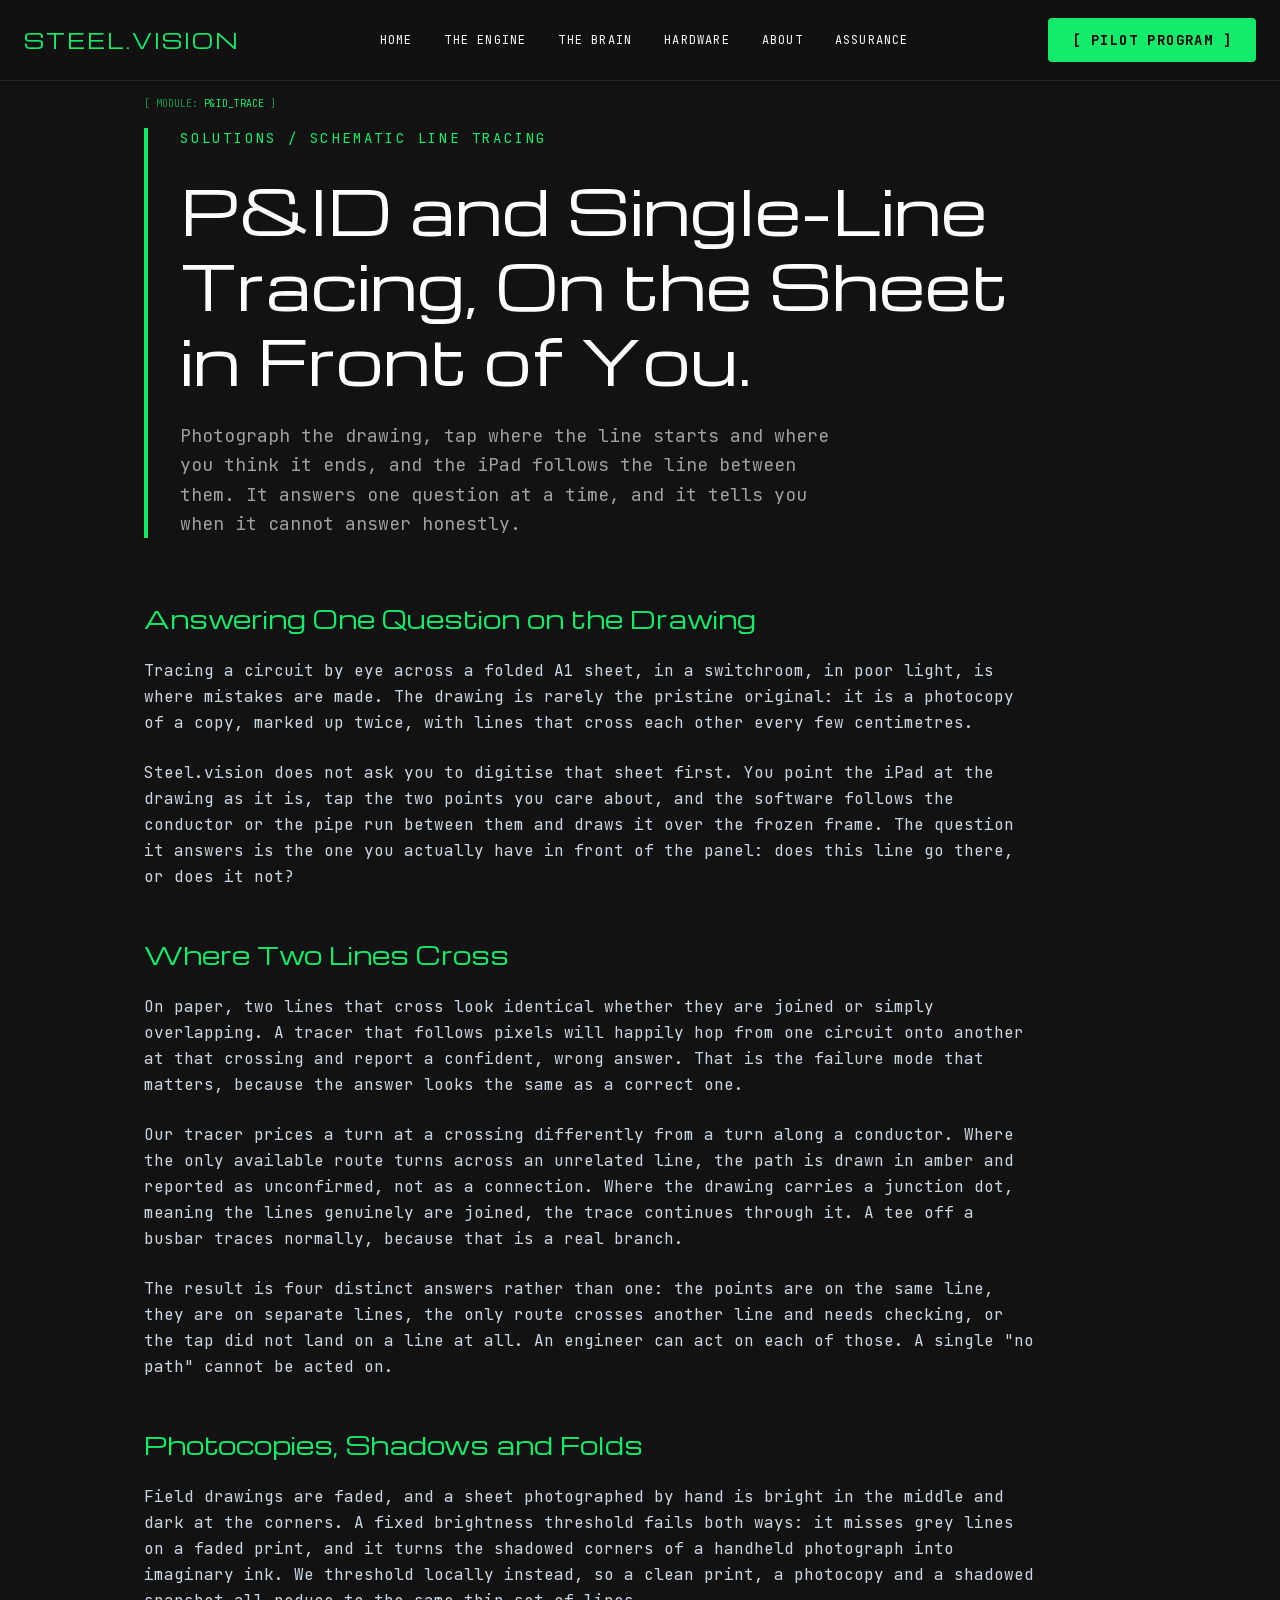
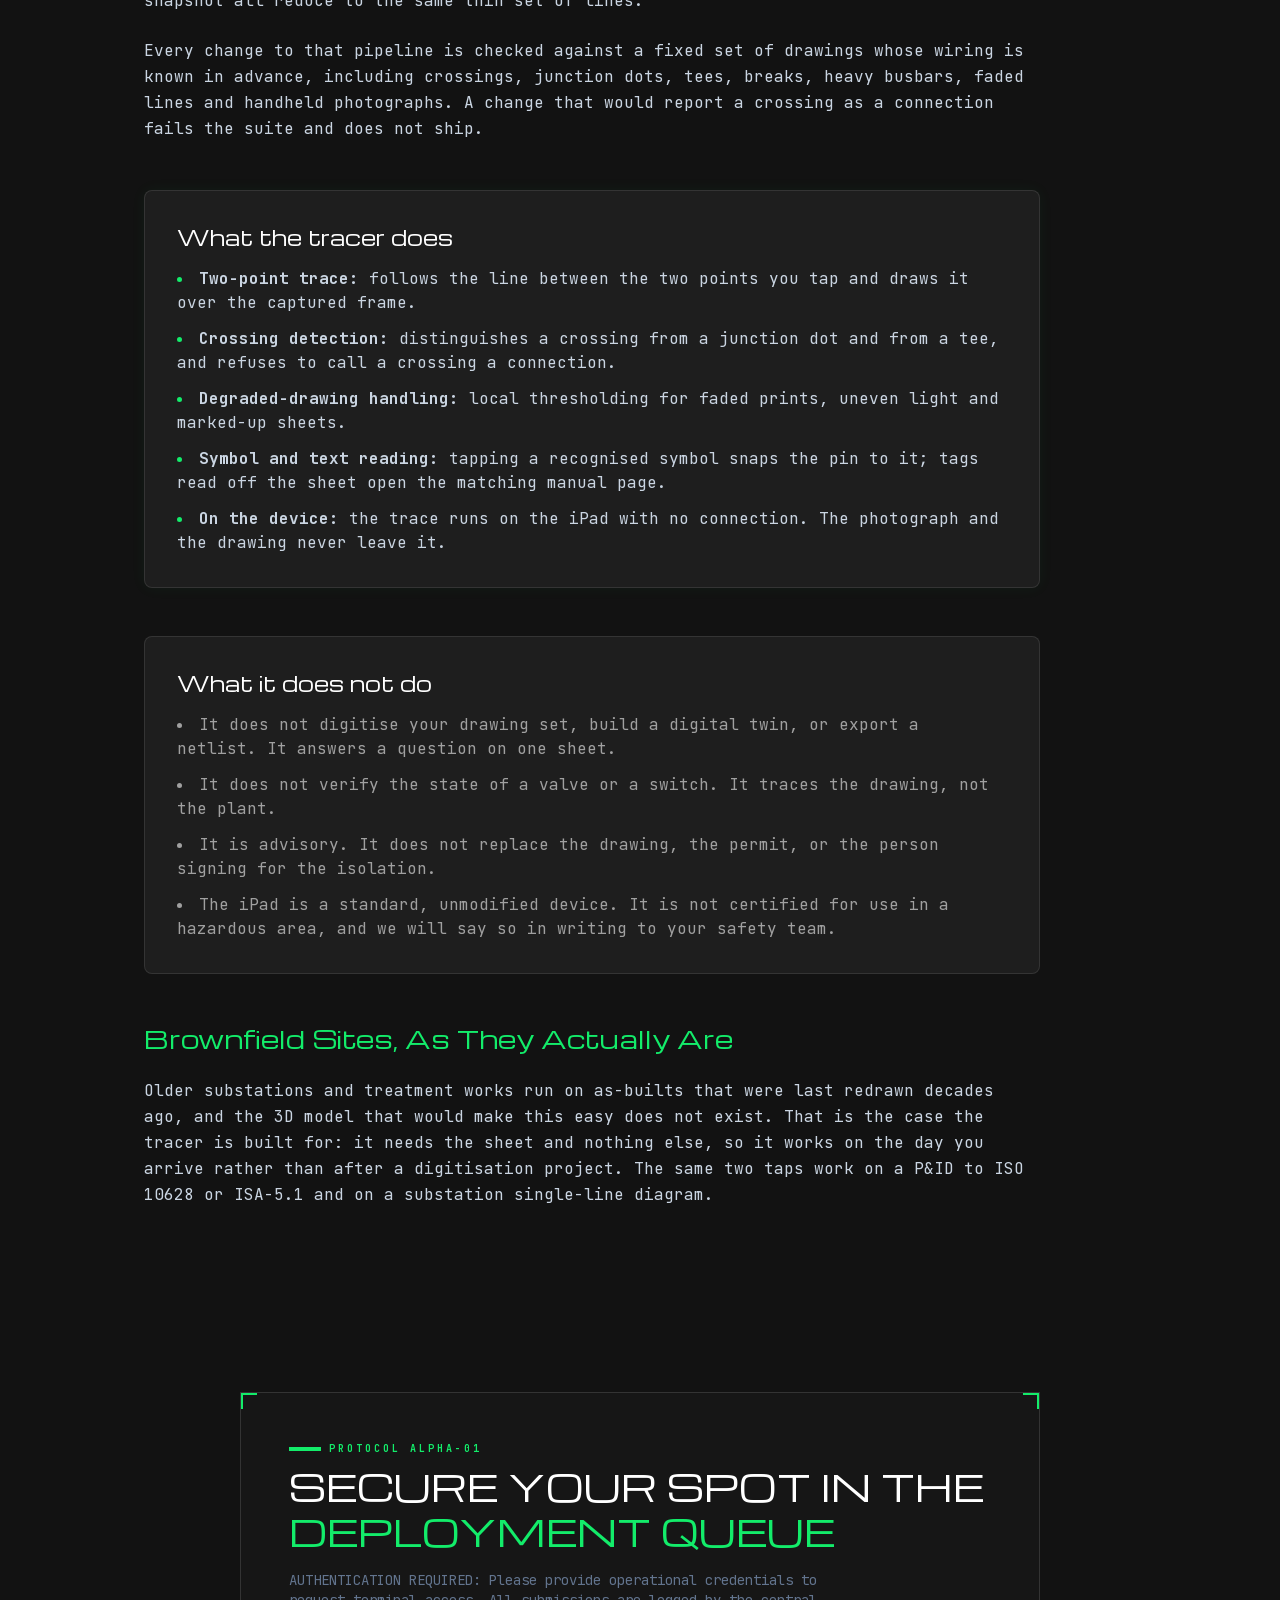
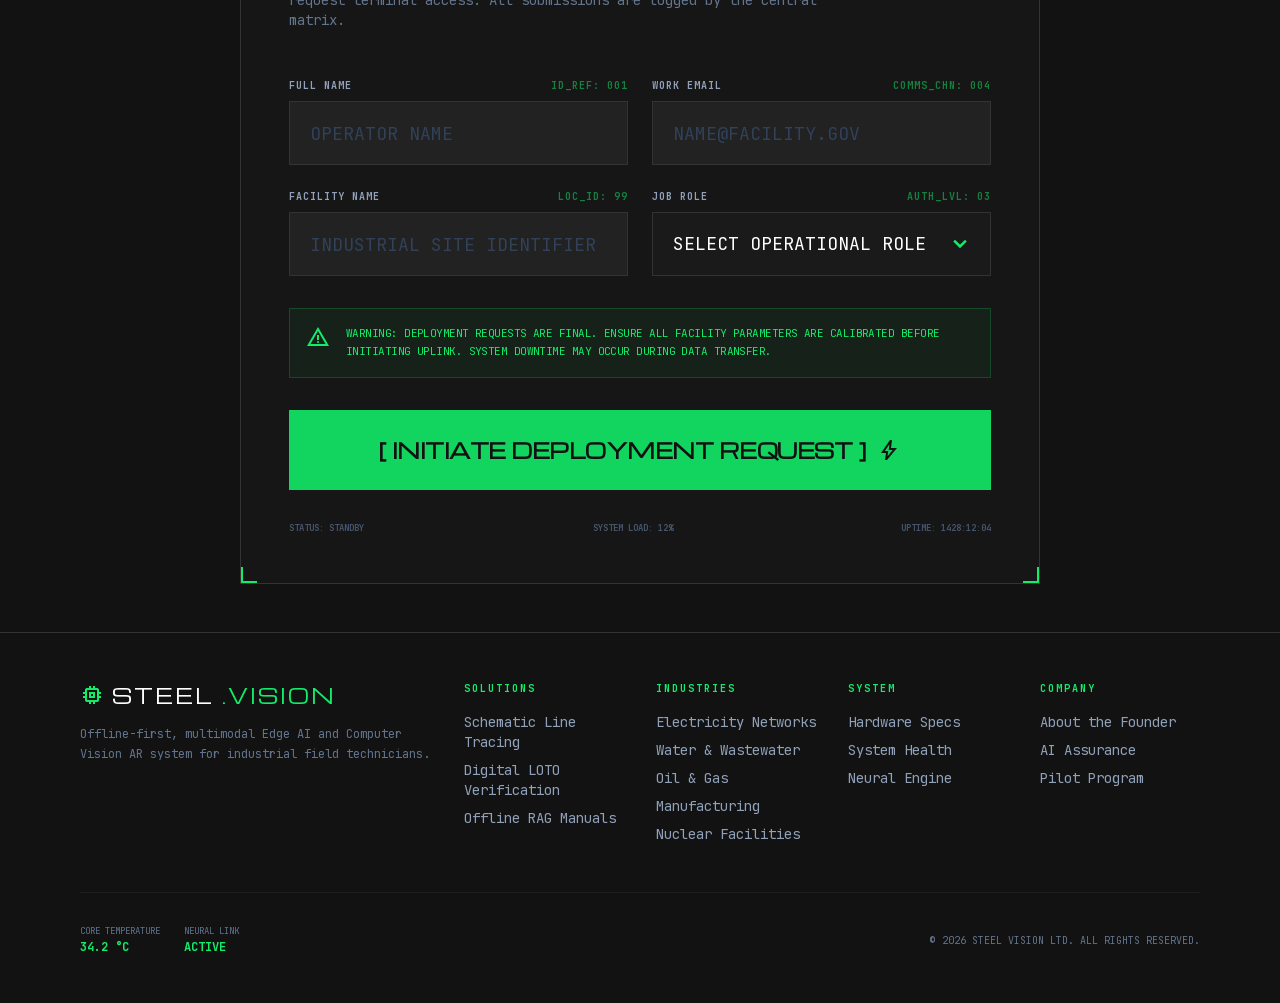
<file: solutions/pid-line-tracing.html>
<!DOCTYPE html><!--IScKKh_ClFgHNZeSiV_tK--><html lang="en" class="dark scroll-smooth"><head><meta charSet="utf-8"/><meta name="viewport" content="width=device-width, initial-scale=1"/><link rel="preload" href="/_next/static/media/051742360c26797e-s.p.102b7f24.woff2" as="font" crossorigin="" type="font/woff2"/><link rel="preload" href="/_next/static/media/fe83cf2ab39e9c57-s.p.442acfff.woff2" as="font" crossorigin="" type="font/woff2"/><link rel="stylesheet" href="/_next/static/chunks/fc85f569890aa0d5.css" data-precedence="next"/><link rel="preload" as="script" fetchPriority="low" href="/_next/static/chunks/67cd025f2d6ef0fa.js"/><script src="/_next/static/chunks/c59482915181f9e0.js" async=""></script><script src="/_next/static/chunks/3f386884f0a45eca.js" async=""></script><script src="/_next/static/chunks/be74c53ce30f3272.js" async=""></script><script src="/_next/static/chunks/turbopack-59da84809ce98745.js" async=""></script><script src="/_next/static/chunks/c72531840dabe999.js" async=""></script><script src="/_next/static/chunks/343b34660a74ed2f.js" async=""></script><script src="/_next/static/chunks/4cb85d0924db4060.js" async=""></script><script src="/_next/static/chunks/8323cfa0fba9cbfc.js" async=""></script><link rel="preload" href="https://fonts.googleapis.com/css2?family=Material+Symbols+Outlined:opsz,wght,FILL,GRAD@20..48,100..700,0..1,-50..200&amp;display=swap" as="style"/><meta name="next-size-adjust" content=""/><title>Steel.vision | P&amp;ID Line Tracing Software</title><meta name="description" content="Trace a line on a P&amp;ID or single-line diagram from the drawing in front of you. Photograph the sheet, tap two points, follow the line. Runs entirely on the iPad, with no connection and no upload."/><link rel="icon" href="/favicon.ico?favicon.0b3bf435.ico" sizes="256x256" type="image/x-icon"/><link href="https://fonts.googleapis.com/css2?family=Material+Symbols+Outlined:opsz,wght,FILL,GRAD@20..48,100..700,0..1,-50..200&amp;display=swap" rel="stylesheet"/><script src="/_next/static/chunks/a6dad97d9634a72d.js" noModule=""></script></head><body class="michroma_b9eeaa69-module__I8TjCW__variable jetbrains_mono_609ca84a-module__PQ_eYW__variable antialiased bg-background-dark text-slate-100 font-mono"><div hidden=""><!--$--><!--/$--></div><main class="bg-[#121212] flex flex-col font-mono overflow-x-hidden text-slate-100 min-h-screen"><nav class="fixed top-0 w-full z-50 bg-[#121212]/80 backdrop-blur-md border-b border-white/10"><div class="max-w-7xl mx-auto px-6 h-20 flex items-center justify-between"><a class="text-[#13ec6a] font-display text-xl tracking-widest" href="/#home">STEEL.VISION</a><div class="hidden md:flex space-x-8 font-mono text-xs uppercase tracking-widest"><a class="hover:text-white transition-colors duration-200" href="/#home">Home</a><a class="hover:text-white transition-colors duration-200" href="/#engine">The Engine</a><a class="hover:text-white transition-colors duration-200" href="/#brain">The Brain</a><a class="hover:text-white transition-colors duration-200" href="/#hardware">Hardware</a><a class="hover:text-white transition-colors duration-200" href="/about">About</a><a class="hover:text-white transition-colors duration-200" href="/assurance">Assurance</a></div><a class="bg-[#13ec6a] text-black font-mono text-sm font-bold py-3 px-6 rounded-sm hover:bg-[#10c85a] transition-colors duration-200 uppercase tracking-widest hidden md:inline-block" href="/#pilot">[ PILOT PROGRAM ]</a><div class="md:hidden flex items-center"><button class="text-white/60 hover:text-white focus:outline-none" aria-label="Toggle menu"><svg class="w-8 h-8" fill="none" stroke="currentColor" viewBox="0 0 24 24" xmlns="http://www.w3.org/2000/svg"><path stroke-linecap="round" stroke-linejoin="round" stroke-width="2" d="M4 6h16M4 12h16M4 18h16"></path></svg></button></div></div></nav><section class="relative pt-32 pb-20 px-6 lg:px-20 max-w-6xl mx-auto w-full"><div class="absolute top-24 left-6 lg:left-20 z-20 font-mono text-[10px] text-[#13ec6a]/60 animate-flicker hidden lg:block">[ MODULE: <span class="text-[#13ec6a]">P&amp;ID_TRACE</span> ]</div><div class="flex flex-col gap-6 max-w-4xl border-l-4 border-[#13ec6a] pl-8 mb-16"><p class="font-mono text-[#13ec6a] text-sm tracking-[0.2em] uppercase">Solutions / Schematic line tracing</p><h1 class="font-display text-4xl md:text-6xl text-white leading-tight">P&amp;ID and Single-Line Tracing, On the Sheet in Front of You.</h1><p class="font-mono text-[#a0a0a0] text-lg max-w-2xl leading-relaxed">Photograph the drawing, tap where the line starts and where you think it ends, and the iPad follows the line between them. It answers one question at a time, and it tells you when it cannot answer honestly.</p></div><article class="prose prose-invert prose-slate max-w-4xl font-mono text-slate-300"><h2 class="text-[#13ec6a] text-2xl font-display mt-10 mb-6">Answering One Question on the Drawing</h2><p class="mb-6 leading-relaxed">Tracing a circuit by eye across a folded A1 sheet, in a switchroom, in poor light, is where mistakes are made. The drawing is rarely the pristine original: it is a photocopy of a copy, marked up twice, with lines that cross each other every few centimetres.</p><p class="mb-6 leading-relaxed">Steel.vision does not ask you to digitise that sheet first. You point the iPad at the drawing as it is, tap the two points you care about, and the software follows the conductor or the pipe run between them and draws it over the frozen frame. The question it answers is the one you actually have in front of the panel: does this line go there, or does it not?</p><h2 class="text-[#13ec6a] text-2xl font-display mt-12 mb-6">Where Two Lines Cross</h2><p class="mb-6 leading-relaxed">On paper, two lines that cross look identical whether they are joined or simply overlapping. A tracer that follows pixels will happily hop from one circuit onto another at that crossing and report a confident, wrong answer. That is the failure mode that matters, because the answer looks the same as a correct one.</p><p class="mb-6 leading-relaxed">Our tracer prices a turn at a crossing differently from a turn along a conductor. Where the only available route turns across an unrelated line, the path is drawn in amber and reported as unconfirmed, not as a connection. Where the drawing carries a junction dot, meaning the lines genuinely are joined, the trace continues through it. A tee off a busbar traces normally, because that is a real branch.</p><p class="mb-6 leading-relaxed">The result is four distinct answers rather than one: the points are on the same line, they are on separate lines, the only route crosses another line and needs checking, or the tap did not land on a line at all. An engineer can act on each of those. A single &quot;no path&quot; cannot be acted on.</p><h2 class="text-[#13ec6a] text-2xl font-display mt-12 mb-6">Photocopies, Shadows and Folds</h2><p class="mb-6 leading-relaxed">Field drawings are faded, and a sheet photographed by hand is bright in the middle and dark at the corners. A fixed brightness threshold fails both ways: it misses grey lines on a faded print, and it turns the shadowed corners of a handheld photograph into imaginary ink. We threshold locally instead, so a clean print, a photocopy and a shadowed snapshot all reduce to the same thin set of lines.</p><p class="mb-6 leading-relaxed">Every change to that pipeline is checked against a fixed set of drawings whose wiring is known in advance, including crossings, junction dots, tees, breaks, heavy busbars, faded lines and handheld photographs. A change that would report a crossing as a connection fails the suite and does not ship.</p><div class="bg-white/5 border border-white/10 p-8 rounded-lg my-12 shadow-[0_0_15px_rgba(19,236,106,0.05)]"><h3 class="text-white text-xl font-display mb-4">What the tracer does</h3><ul class="list-disc list-inside space-y-3 marker:text-[#13ec6a]"><li><strong>Two-point trace:</strong> follows the line between the two points you tap and draws it over the captured frame.</li><li><strong>Crossing detection:</strong> distinguishes a crossing from a junction dot and from a tee, and refuses to call a crossing a connection.</li><li><strong>Degraded-drawing handling:</strong> local thresholding for faded prints, uneven light and marked-up sheets.</li><li><strong>Symbol and text reading:</strong> tapping a recognised symbol snaps the pin to it; tags read off the sheet open the matching manual page.</li><li><strong>On the device:</strong> the trace runs on the iPad with no connection. The photograph and the drawing never leave it.</li></ul></div><div class="bg-white/5 border border-white/10 p-8 rounded-lg my-12"><h3 class="text-white text-xl font-display mb-4">What it does not do</h3><ul class="list-disc list-inside space-y-3 marker:text-[#a0a0a0] text-[#a0a0a0]"><li>It does not digitise your drawing set, build a digital twin, or export a netlist. It answers a question on one sheet.</li><li>It does not verify the state of a valve or a switch. It traces the drawing, not the plant.</li><li>It is advisory. It does not replace the drawing, the permit, or the person signing for the isolation.</li><li>The iPad is a standard, unmodified device. It is not certified for use in a hazardous area, and we will say so in writing to your safety team.</li></ul></div><h2 class="text-[#13ec6a] text-2xl font-display mt-10 mb-6">Brownfield Sites, As They Actually Are</h2><p class="mb-6 leading-relaxed">Older substations and treatment works run on as-builts that were last redrawn decades ago, and the 3D model that would make this easy does not exist. That is the case the tracer is built for: it needs the sheet and nothing else, so it works on the day you arrive rather than after a digitisation project. The same two taps work on a P&amp;ID to ISO 10628 or ISA-5.1 and on a substation single-line diagram.</p></article></section><section id="pilot" class="relative min-h-screen pt-20 flex flex-col items-center justify-center p-6 py-12 bg-[#121212] flex-1"><div class="absolute inset-0 bg-[radial-gradient(#13ec6a_0.5px,transparent_0.5px)] bg-[size:24px_24px] opacity-[0.03] pointer-events-none"></div><div class="w-full max-w-[800px] border border-[#333] bg-[#1a1a1a]/50 p-8 md:p-12 relative overflow-hidden z-10"><div class="absolute top-0 left-0 w-4 h-4 border-t-2 border-l-2 border-[#13ec6a]"></div><div class="absolute top-0 right-0 w-4 h-4 border-t-2 border-r-2 border-[#13ec6a]"></div><div class="absolute bottom-0 left-0 w-4 h-4 border-b-2 border-l-2 border-[#13ec6a]"></div><div class="absolute bottom-0 right-0 w-4 h-4 border-b-2 border-r-2 border-[#13ec6a]"></div><div class="mb-12"><div class="flex items-center gap-2 text-[#13ec6a] mb-2"><span class="h-1 w-8 bg-[#13ec6a]"></span><span class="text-[10px] uppercase tracking-[0.3em] font-bold">Protocol Alpha-01</span></div><h2 class="font-display text-2xl md:text-4xl text-white leading-tight uppercase">Secure your spot in the <span class="text-[#13ec6a]">Deployment Queue</span></h2><p class="text-slate-500 mt-4 text-sm max-w-xl font-mono">AUTHENTICATION REQUIRED: Please provide operational credentials to request terminal access. All submissions are logged by the central matrix.</p></div><form class="space-y-8"><div class="grid grid-cols-1 md:grid-cols-2 gap-6"><div class="flex flex-col gap-2"><label class="text-[10px] uppercase tracking-widest font-bold text-slate-400 flex justify-between font-mono"><span>Full Name</span><span class="text-[#13ec6a]/50">ID_REF: 001</span></label><input required="" class="w-full bg-[#1a1a1a] border border-[#333] text-white h-16 px-5 focus:outline-none focus:border-[#13ec6a] focus:shadow-[0_0_15px_rgba(19,236,106,0.4)] transition-all placeholder:text-slate-700 font-mono text-lg" placeholder="OPERATOR NAME" type="text" name="name"/></div><div class="flex flex-col gap-2"><label class="text-[10px] uppercase tracking-widest font-bold text-slate-400 flex justify-between font-mono"><span>Work Email</span><span class="text-[#13ec6a]/50">COMMS_CHN: 004</span></label><input required="" class="w-full bg-[#1a1a1a] border border-[#333] text-white h-16 px-5 focus:outline-none focus:border-[#13ec6a] focus:shadow-[0_0_15px_rgba(19,236,106,0.4)] transition-all placeholder:text-slate-700 font-mono text-lg" placeholder="NAME@FACILITY.GOV" type="email" name="email"/></div><div class="flex flex-col gap-2"><label class="text-[10px] uppercase tracking-widest font-bold text-slate-400 flex justify-between font-mono"><span>Facility Name</span><span class="text-[#13ec6a]/50">LOC_ID: 99</span></label><input required="" class="w-full bg-[#1a1a1a] border border-[#333] text-white h-16 px-5 focus:outline-none focus:border-[#13ec6a] focus:shadow-[0_0_15px_rgba(19,236,106,0.4)] transition-all placeholder:text-slate-700 font-mono text-lg" placeholder="INDUSTRIAL SITE IDENTIFIER" type="text" name="facility"/></div><div class="flex flex-col gap-2"><label class="text-[10px] uppercase tracking-widest font-bold text-slate-400 flex justify-between font-mono"><span>Job Role</span><span class="text-[#13ec6a]/50">AUTH_LVL: 03</span></label><div class="relative group"><button type="button" class="w-full bg-[#1a1a1a] border border-[#333] text-white h-16 px-5 flex items-center justify-between focus:outline-none focus:border-[#13ec6a] focus:shadow-[0_0_15px_rgba(19,236,106,0.4)] transition-all font-mono text-lg cursor-pointer text-left overflow-hidden"><span class="truncate pr-2">SELECT OPERATIONAL ROLE</span><svg class="w-5 h-5 text-[#13ec6a] shrink-0" fill="none" stroke="currentColor" stroke-linecap="square" stroke-linejoin="miter" stroke-width="3" viewBox="0 0 24 24"><path d="M6 9l6 6 6-6"></path></svg></button><div class="absolute left-0 right-0 top-full mt-1 z-50 bg-[#121212] border border-white/10 opacity-0 invisible group-focus-within:opacity-100 group-focus-within:visible transition-all duration-200 shadow-[0_10px_30px_rgba(0,0,0,0.8)]"><ul class="py-0 font-mono text-sm uppercase m-0 list-none p-0"><li><button type="button" class="w-full px-5 py-4 text-left hover:bg-[#13ec6a] hover:text-black transition-colors border-b border-white/5 cursor-pointer">SYSTEM ENGINEER</button></li><li><button type="button" class="w-full px-5 py-4 text-left hover:bg-[#13ec6a] hover:text-black transition-colors border-b border-white/5 cursor-pointer">SITE ARCHITECT</button></li><li><button type="button" class="w-full px-5 py-4 text-left hover:bg-[#13ec6a] hover:text-black transition-colors border-b border-white/5 cursor-pointer">CORE OPERATOR</button></li><li><button type="button" class="w-full px-5 py-4 text-left hover:bg-[#13ec6a] hover:text-black transition-colors cursor-pointer">SECURITY OVERSEER</button></li></ul></div></div></div></div><div class="p-4 border border-[#13ec6a]/20 bg-[#13ec6a]/5 flex gap-4 items-start"><span class="material-symbols-outlined text-[#13ec6a]">warning</span><p class="text-[11px] text-[#13ec6a] leading-relaxed uppercase tracking-tighter font-mono m-0">Warning: Deployment requests are final. Ensure all facility parameters are calibrated before initiating uplink. System downtime may occur during data transfer.</p></div><button type="submit" class="group relative w-full h-20 bg-[#13ec6a] hover:bg-white disabled:opacity-50 disabled:bg-[#13ec6a]/50 transition-colors duration-300 overflow-hidden disabled:cursor-not-allowed border-none cursor-pointer"><div class="absolute inset-0 bg-[#121212]/10 group-hover:bg-transparent"></div><span class="relative font-display text-[#121212] text-lg md:text-xl font-black tracking-tight flex items-center justify-center gap-3">[ INITIATE DEPLOYMENT REQUEST ]<span class="material-symbols-outlined">bolt</span></span></button><div class="flex justify-between items-center text-[9px] text-slate-600 uppercase font-bold font-mono"><span>Status: <!-- -->Standby</span><span>System Load: 12%</span><span>Uptime: 1428:12:04</span></div></form></div></section></main><!--$--><!--/$--><footer class="w-full px-6 md:px-20 py-12 border-t border-[#333] bg-[#121212] flex flex-col gap-12 relative z-10 font-mono text-slate-100"><div class="grid grid-cols-1 md:grid-cols-2 lg:grid-cols-6 gap-8"><div class="flex flex-col gap-4 md:col-span-2"><a class="font-display text-xl text-white tracking-widest uppercase flex items-center gap-2" href="/"><span class="material-symbols-outlined text-[#13ec6a]">memory</span>Steel<span class="text-[#13ec6a]">.vision</span></a><p class="text-slate-500 text-xs leading-relaxed">Offline-first, multimodal Edge AI and Computer Vision AR system for industrial field technicians.</p></div><div class="flex flex-col gap-4"><h4 class="text-[#13ec6a] text-[10px] uppercase tracking-[0.2em] font-bold">Solutions</h4><ul class="flex flex-col gap-2 text-sm text-slate-400"><li><a class="hover:text-[#13ec6a] transition-colors" href="/solutions/pid-line-tracing">Schematic Line Tracing</a></li><li><a class="hover:text-[#13ec6a] transition-colors" href="/solutions/digital-loto-verification">Digital LOTO Verification</a></li><li><a class="hover:text-[#13ec6a] transition-colors" href="/solutions/offline-rag-manuals">Offline RAG Manuals</a></li></ul></div><div class="flex flex-col gap-4"><h4 class="text-[#13ec6a] text-[10px] uppercase tracking-[0.2em] font-bold">Industries</h4><ul class="flex flex-col gap-2 text-sm text-slate-400"><li><a class="hover:text-[#13ec6a] transition-colors" href="/industries/utility-grids">Electricity Networks</a></li><li><a class="hover:text-[#13ec6a] transition-colors" href="/industries/water">Water &amp; Wastewater</a></li><li><a class="hover:text-[#13ec6a] transition-colors" href="/industries/oil-and-gas">Oil &amp; Gas</a></li><li><a class="hover:text-[#13ec6a] transition-colors" href="/industries/manufacturing">Manufacturing</a></li><li><a class="hover:text-[#13ec6a] transition-colors" href="/industries/nuclear-facilities">Nuclear Facilities</a></li></ul></div><div class="flex flex-col gap-4"><h4 class="text-[#13ec6a] text-[10px] uppercase tracking-[0.2em] font-bold">System</h4><ul class="flex flex-col gap-2 text-sm text-slate-400"><li><a class="hover:text-[#13ec6a] transition-colors" href="/#hardware">Hardware Specs</a></li><li><a class="hover:text-[#13ec6a] transition-colors" href="/#engine">System Health</a></li><li><a class="hover:text-[#13ec6a] transition-colors" href="/#brain">Neural Engine</a></li></ul></div><div class="flex flex-col gap-4"><h4 class="text-[#13ec6a] text-[10px] uppercase tracking-[0.2em] font-bold">Company</h4><ul class="flex flex-col gap-2 text-sm text-slate-400"><li><a class="hover:text-[#13ec6a] transition-colors" href="/about">About the Founder</a></li><li><a class="hover:text-[#13ec6a] transition-colors" href="/assurance">AI Assurance</a></li><li><a class="hover:text-[#13ec6a] transition-colors" href="/#pilot">Pilot Program</a></li></ul></div></div><div class="flex flex-wrap justify-between items-center gap-4 pt-8 border-t border-white/5"><div class="flex gap-6"><div class="flex flex-col"><span class="text-[9px] text-slate-500 uppercase font-mono">Core Temperature</span><span class="text-xs text-[#13ec6a] font-bold font-mono">34.2 °C</span></div><div class="flex flex-col"><span class="text-[9px] text-slate-500 uppercase font-mono">Neural Link</span><span class="text-xs text-[#13ec6a] font-bold font-mono">ACTIVE</span></div></div><div class="text-[10px] text-slate-500 text-right font-mono">© <!-- -->2026<!-- --> STEEL VISION LTD. ALL RIGHTS RESERVED.</div></div></footer><script src="/_next/static/chunks/67cd025f2d6ef0fa.js" id="_R_" async=""></script><script>(self.__next_f=self.__next_f||[]).push([0])</script><script>self.__next_f.push([1,"1:\"$Sreact.fragment\"\n2:I[32541,[\"/_next/static/chunks/c72531840dabe999.js\",\"/_next/static/chunks/343b34660a74ed2f.js\"],\"default\"]\n3:I[47338,[\"/_next/static/chunks/c72531840dabe999.js\",\"/_next/static/chunks/343b34660a74ed2f.js\"],\"default\"]\n4:I[18781,[\"/_next/static/chunks/4cb85d0924db4060.js\"],\"\"]\n10:I[65692,[],\"default\"]\n:HL[\"/_next/static/chunks/fc85f569890aa0d5.css\",\"style\"]\n:HL[\"/_next/static/media/051742360c26797e-s.p.102b7f24.woff2\",\"font\",{\"crossOrigin\":\"\",\"type\":\"font/woff2\"}]\n:HL[\"/_next/static/media/fe83cf2ab39e9c57-s.p.442acfff.woff2\",\"font\",{\"crossOrigin\":\"\",\"type\":\"font/woff2\"}]\n:HL[\"https://fonts.googleapis.com/css2?family=Material+Symbols+Outlined:opsz,wght,FILL,GRAD@20..48,100..700,0..1,-50..200\u0026display=swap\",\"style\"]\n"])</script><script>self.__next_f.push([1,"0:{\"P\":null,\"b\":\"IScKKh-ClFgHNZeSiV_tK\",\"c\":[\"\",\"solutions\",\"pid-line-tracing\"],\"q\":\"\",\"i\":false,\"f\":[[[\"\",{\"children\":[\"solutions\",{\"children\":[\"pid-line-tracing\",{\"children\":[\"__PAGE__\",{}]}]}]},\"$undefined\",\"$undefined\",true],[[\"$\",\"$1\",\"c\",{\"children\":[[[\"$\",\"link\",\"0\",{\"rel\":\"stylesheet\",\"href\":\"/_next/static/chunks/fc85f569890aa0d5.css\",\"precedence\":\"next\",\"crossOrigin\":\"$undefined\",\"nonce\":\"$undefined\"}],[\"$\",\"script\",\"script-0\",{\"src\":\"/_next/static/chunks/4cb85d0924db4060.js\",\"async\":true,\"nonce\":\"$undefined\"}]],[\"$\",\"html\",null,{\"lang\":\"en\",\"className\":\"dark scroll-smooth\",\"children\":[[\"$\",\"head\",null,{\"children\":[\"$\",\"link\",null,{\"href\":\"https://fonts.googleapis.com/css2?family=Material+Symbols+Outlined:opsz,wght,FILL,GRAD@20..48,100..700,0..1,-50..200\u0026display=swap\",\"rel\":\"stylesheet\"}]}],[\"$\",\"body\",null,{\"className\":\"michroma_b9eeaa69-module__I8TjCW__variable jetbrains_mono_609ca84a-module__PQ_eYW__variable antialiased bg-background-dark text-slate-100 font-mono\",\"children\":[[\"$\",\"$L2\",null,{\"parallelRouterKey\":\"children\",\"error\":\"$undefined\",\"errorStyles\":\"$undefined\",\"errorScripts\":\"$undefined\",\"template\":[\"$\",\"$L3\",null,{}],\"templateStyles\":\"$undefined\",\"templateScripts\":\"$undefined\",\"notFound\":[[[\"$\",\"title\",null,{\"children\":\"404: This page could not be found.\"}],[\"$\",\"div\",null,{\"style\":{\"fontFamily\":\"system-ui,\\\"Segoe UI\\\",Roboto,Helvetica,Arial,sans-serif,\\\"Apple Color Emoji\\\",\\\"Segoe UI Emoji\\\"\",\"height\":\"100vh\",\"textAlign\":\"center\",\"display\":\"flex\",\"flexDirection\":\"column\",\"alignItems\":\"center\",\"justifyContent\":\"center\"},\"children\":[\"$\",\"div\",null,{\"children\":[[\"$\",\"style\",null,{\"dangerouslySetInnerHTML\":{\"__html\":\"body{color:#000;background:#fff;margin:0}.next-error-h1{border-right:1px solid rgba(0,0,0,.3)}@media (prefers-color-scheme:dark){body{color:#fff;background:#000}.next-error-h1{border-right:1px solid rgba(255,255,255,.3)}}\"}}],[\"$\",\"h1\",null,{\"className\":\"next-error-h1\",\"style\":{\"display\":\"inline-block\",\"margin\":\"0 20px 0 0\",\"padding\":\"0 23px 0 0\",\"fontSize\":24,\"fontWeight\":500,\"verticalAlign\":\"top\",\"lineHeight\":\"49px\"},\"children\":404}],[\"$\",\"div\",null,{\"style\":{\"display\":\"inline-block\"},\"children\":[\"$\",\"h2\",null,{\"style\":{\"fontSize\":14,\"fontWeight\":400,\"lineHeight\":\"49px\",\"margin\":0},\"children\":\"This page could not be found.\"}]}]]}]}]],[]],\"forbidden\":\"$undefined\",\"unauthorized\":\"$undefined\"}],[\"$\",\"footer\",null,{\"className\":\"w-full px-6 md:px-20 py-12 border-t border-[#333] bg-[#121212] flex flex-col gap-12 relative z-10 font-mono text-slate-100\",\"children\":[[\"$\",\"div\",null,{\"className\":\"grid grid-cols-1 md:grid-cols-2 lg:grid-cols-6 gap-8\",\"children\":[[\"$\",\"div\",null,{\"className\":\"flex flex-col gap-4 md:col-span-2\",\"children\":[[\"$\",\"$L4\",null,{\"href\":\"/\",\"className\":\"font-display text-xl text-white tracking-widest uppercase flex items-center gap-2\",\"children\":[[\"$\",\"span\",null,{\"className\":\"material-symbols-outlined text-[#13ec6a]\",\"children\":\"memory\"}],\"Steel\",[\"$\",\"span\",null,{\"className\":\"text-[#13ec6a]\",\"children\":\".vision\"}]]}],[\"$\",\"p\",null,{\"className\":\"text-slate-500 text-xs leading-relaxed\",\"children\":\"Offline-first, multimodal Edge AI and Computer Vision AR system for industrial field technicians.\"}]]}],[\"$\",\"div\",null,{\"className\":\"flex flex-col gap-4\",\"children\":[[\"$\",\"h4\",null,{\"className\":\"text-[#13ec6a] text-[10px] uppercase tracking-[0.2em] font-bold\",\"children\":\"Solutions\"}],[\"$\",\"ul\",null,{\"className\":\"flex flex-col gap-2 text-sm text-slate-400\",\"children\":[[\"$\",\"li\",null,{\"children\":[\"$\",\"$L4\",null,{\"href\":\"/solutions/pid-line-tracing\",\"className\":\"hover:text-[#13ec6a] transition-colors\",\"children\":\"Schematic Line Tracing\"}]}],[\"$\",\"li\",null,{\"children\":[\"$\",\"$L4\",null,{\"href\":\"/solutions/digital-loto-verification\",\"className\":\"hover:text-[#13ec6a] transition-colors\",\"children\":\"Digital LOTO Verification\"}]}],[\"$\",\"li\",null,{\"children\":[\"$\",\"$L4\",null,{\"href\":\"/solutions/offline-rag-manuals\",\"className\":\"hover:text-[#13ec6a] transition-colors\",\"children\":\"Offline RAG Manuals\"}]}]]}]]}],[\"$\",\"div\",null,{\"className\":\"flex flex-col gap-4\",\"children\":[[\"$\",\"h4\",null,{\"className\":\"text-[#13ec6a] text-[10px] uppercase tracking-[0.2em] font-bold\",\"children\":\"Industries\"}],[\"$\",\"ul\",null,{\"className\":\"flex flex-col gap-2 text-sm text-slate-400\",\"children\":[[\"$\",\"li\",null,{\"children\":[\"$\",\"$L4\",null,{\"href\":\"/industries/utility-grids\",\"className\":\"hover:text-[#13ec6a] transition-colors\",\"children\":\"Electricity Networks\"}]}],\"$L5\",\"$L6\",\"$L7\",\"$L8\"]}]]}],\"$L9\",\"$La\"]}],\"$Lb\"]}]]}]]}]]}],{\"children\":[\"$Lc\",{\"children\":[\"$Ld\",{\"children\":[\"$Le\",{},null,false,false]},null,false,false]},null,false,false]},null,false,false],\"$Lf\",false]],\"m\":\"$undefined\",\"G\":[\"$10\",[]],\"S\":true}\n"])</script><script>self.__next_f.push([1,"11:I[41042,[\"/_next/static/chunks/4cb85d0924db4060.js\",\"/_next/static/chunks/8323cfa0fba9cbfc.js\"],\"default\"]\n1b:I[15290,[\"/_next/static/chunks/c72531840dabe999.js\",\"/_next/static/chunks/343b34660a74ed2f.js\"],\"ViewportBoundary\"]\n1d:I[15290,[\"/_next/static/chunks/c72531840dabe999.js\",\"/_next/static/chunks/343b34660a74ed2f.js\"],\"MetadataBoundary\"]\n1e:\"$Sreact.suspense\"\n5:[\"$\",\"li\",null,{\"children\":[\"$\",\"$L4\",null,{\"href\":\"/industries/water\",\"className\":\"hover:text-[#13ec6a] transition-colors\",\"children\":\"Water \u0026 Wastewater\"}]}]\n6:[\"$\",\"li\",null,{\"children\":[\"$\",\"$L4\",null,{\"href\":\"/industries/oil-and-gas\",\"className\":\"hover:text-[#13ec6a] transition-colors\",\"children\":\"Oil \u0026 Gas\"}]}]\n7:[\"$\",\"li\",null,{\"children\":[\"$\",\"$L4\",null,{\"href\":\"/industries/manufacturing\",\"className\":\"hover:text-[#13ec6a] transition-colors\",\"children\":\"Manufacturing\"}]}]\n8:[\"$\",\"li\",null,{\"children\":[\"$\",\"$L4\",null,{\"href\":\"/industries/nuclear-facilities\",\"className\":\"hover:text-[#13ec6a] transition-colors\",\"children\":\"Nuclear Facilities\"}]}]\n9:[\"$\",\"div\",null,{\"className\":\"flex flex-col gap-4\",\"children\":[[\"$\",\"h4\",null,{\"className\":\"text-[#13ec6a] text-[10px] uppercase tracking-[0.2em] font-bold\",\"children\":\"System\"}],[\"$\",\"ul\",null,{\"className\":\"flex flex-col gap-2 text-sm text-slate-400\",\"children\":[[\"$\",\"li\",null,{\"children\":[\"$\",\"$L4\",null,{\"href\":\"/#hardware\",\"className\":\"hover:text-[#13ec6a] transition-colors\",\"children\":\"Hardware Specs\"}]}],[\"$\",\"li\",null,{\"children\":[\"$\",\"$L4\",null,{\"href\":\"/#engine\",\"className\":\"hover:text-[#13ec6a] transition-colors\",\"children\":\"System Health\"}]}],[\"$\",\"li\",null,{\"children\":[\"$\",\"$L4\",null,{\"href\":\"/#brain\",\"className\":\"hover:text-[#13ec6a] transition-colors\",\"children\":\"Neural Engine\"}]}]]}]]}]\na:[\"$\",\"div\",null,{\"className\":\"flex flex-col gap-4\",\"children\":[[\"$\",\"h4\",null,{\"className\":\"text-[#13ec6a] text-[10px] uppercase tracking-[0.2em] font-bold\",\"children\":\"Company\"}],[\"$\",\"ul\",null,{\"className\":\"flex flex-col gap-2 text-sm text-slate-400\",\"children\":[[\"$\",\"li\",null,{\"children\":[\"$\",\"$L4\",null,{\"href\":\"/about\",\"className\":\"hover:text-[#13ec6a] transition-colors\",\"children\":\"About the Founder\"}]}],[\"$\",\"li\",null,{\"children\":[\"$\",\"$L4\",null,{\"href\":\"/assurance\",\"className\":\"hover:text-[#13ec6a] transition-colors\",\"children\":\"AI Assurance\"}]}],[\"$\",\"li\",null,{\"children\":[\"$\",\"$L4\",null,{\"href\":\"/#pilot\",\"className\":\"hover:text-[#13ec6a] transition-colors\",\"children\":\"Pilot Program\"}]}]]}]]}]\nb:[\"$\",\"div\",null,{\"className\":\"flex flex-wrap justify-between items-center gap-4 pt-8 border-t border-white/5\",\"children\":[[\"$\",\"div\",null,{\"className\":\"flex gap-6\",\"children\":[[\"$\",\"div\",null,{\"className\":\"flex flex-col\",\"children\":[[\"$\",\"span\",null,{\"className\":\"text-[9px] text-slate-500 uppercase font-mono\",\"children\":\"Core Temperature\"}],[\"$\",\"span\",null,{\"className\":\"text-xs text-[#13ec6a] font-bold font-mono\",\"children\":\"34.2 °C\"}]]}],[\"$\",\"div\",null,{\"className\":\"flex flex-col\",\"children\":[[\"$\",\"span\",null,{\"className\":\"text-[9px] text-slate-500 uppercase font-mono\",\"children\":\"Neural Link\"}],[\"$\",\"span\",null,{\"className\":\"text-xs text-[#13ec6a] font-bold font-mono\",\"children\":\"ACTIVE\"}]]}]]}],[\"$\",\"div\",null,{\"className\":\"text-[10px] text-slate-500 text-right font-mono\",\"children\":[\"© \",2026,\" STEEL VISION LTD. ALL RIGHTS RESERVED.\"]}]]}]\nc:[\"$\",\"$1\",\"c\",{\"children\":[null,[\"$\",\"$L2\",null,{\"parallelRouterKey\":\"children\",\"error\":\"$undefined\",\"errorStyles\":\"$undefined\",\"errorScripts\":\"$undefined\",\"template\":[\"$\",\"$L3\",null,{}],\"templateStyles\":\"$undefined\",\"templateScripts\":\"$undefined\",\"notFound\":\"$undefined\",\"forbidden\":\"$undefined\",\"unauthorized\":\"$undefined\"}]]}]\nd:[\"$\",\"$1\",\"c\",{\"children\":[null,[\"$\",\"$L2\",null,{\"parallelRouterKey\":\"children\",\"error\":\"$undefined\",\"errorStyles\":\"$undefined\",\"errorScripts\":\"$undefined\",\"template\":[\"$\",\"$L3\",null,{}],\"templateStyles\":\"$undefined\",\"templateScripts\":\"$undefined\",\"notFound\":\"$undefined\",\"forbidden\":\"$undefined\",\"unauthorized\":\"$undefined\"}]]}]\n"])</script><script>self.__next_f.push([1,"e:[\"$\",\"$1\",\"c\",{\"children\":[[\"$\",\"main\",null,{\"className\":\"bg-[#121212] flex flex-col font-mono overflow-x-hidden text-slate-100 min-h-screen\",\"children\":[[\"$\",\"$L11\",null,{}],[\"$\",\"section\",null,{\"className\":\"relative pt-32 pb-20 px-6 lg:px-20 max-w-6xl mx-auto w-full\",\"children\":[[\"$\",\"div\",null,{\"className\":\"absolute top-24 left-6 lg:left-20 z-20 font-mono text-[10px] text-[#13ec6a]/60 animate-flicker hidden lg:block\",\"children\":[\"[ MODULE: \",[\"$\",\"span\",null,{\"className\":\"text-[#13ec6a]\",\"children\":\"P\u0026ID_TRACE\"}],\" ]\"]}],[\"$\",\"div\",null,{\"className\":\"flex flex-col gap-6 max-w-4xl border-l-4 border-[#13ec6a] pl-8 mb-16\",\"children\":[[\"$\",\"p\",null,{\"className\":\"font-mono text-[#13ec6a] text-sm tracking-[0.2em] uppercase\",\"children\":\"Solutions / Schematic line tracing\"}],[\"$\",\"h1\",null,{\"className\":\"font-display text-4xl md:text-6xl text-white leading-tight\",\"children\":\"P\u0026ID and Single-Line Tracing, On the Sheet in Front of You.\"}],[\"$\",\"p\",null,{\"className\":\"font-mono text-[#a0a0a0] text-lg max-w-2xl leading-relaxed\",\"children\":\"Photograph the drawing, tap where the line starts and where you think it ends, and the iPad follows the line between them. It answers one question at a time, and it tells you when it cannot answer honestly.\"}]]}],[\"$\",\"article\",null,{\"className\":\"prose prose-invert prose-slate max-w-4xl font-mono text-slate-300\",\"children\":[[\"$\",\"h2\",null,{\"className\":\"text-[#13ec6a] text-2xl font-display mt-10 mb-6\",\"children\":\"Answering One Question on the Drawing\"}],[\"$\",\"p\",null,{\"className\":\"mb-6 leading-relaxed\",\"children\":\"Tracing a circuit by eye across a folded A1 sheet, in a switchroom, in poor light, is where mistakes are made. The drawing is rarely the pristine original: it is a photocopy of a copy, marked up twice, with lines that cross each other every few centimetres.\"}],[\"$\",\"p\",null,{\"className\":\"mb-6 leading-relaxed\",\"children\":\"Steel.vision does not ask you to digitise that sheet first. You point the iPad at the drawing as it is, tap the two points you care about, and the software follows the conductor or the pipe run between them and draws it over the frozen frame. The question it answers is the one you actually have in front of the panel: does this line go there, or does it not?\"}],[\"$\",\"h2\",null,{\"className\":\"text-[#13ec6a] text-2xl font-display mt-12 mb-6\",\"children\":\"Where Two Lines Cross\"}],[\"$\",\"p\",null,{\"className\":\"mb-6 leading-relaxed\",\"children\":\"On paper, two lines that cross look identical whether they are joined or simply overlapping. A tracer that follows pixels will happily hop from one circuit onto another at that crossing and report a confident, wrong answer. That is the failure mode that matters, because the answer looks the same as a correct one.\"}],[\"$\",\"p\",null,{\"className\":\"mb-6 leading-relaxed\",\"children\":\"Our tracer prices a turn at a crossing differently from a turn along a conductor. Where the only available route turns across an unrelated line, the path is drawn in amber and reported as unconfirmed, not as a connection. Where the drawing carries a junction dot, meaning the lines genuinely are joined, the trace continues through it. A tee off a busbar traces normally, because that is a real branch.\"}],[\"$\",\"p\",null,{\"className\":\"mb-6 leading-relaxed\",\"children\":\"The result is four distinct answers rather than one: the points are on the same line, they are on separate lines, the only route crosses another line and needs checking, or the tap did not land on a line at all. An engineer can act on each of those. A single \\\"no path\\\" cannot be acted on.\"}],[\"$\",\"h2\",null,{\"className\":\"text-[#13ec6a] text-2xl font-display mt-12 mb-6\",\"children\":\"Photocopies, Shadows and Folds\"}],\"$L12\",\"$L13\",\"$L14\",\"$L15\",\"$L16\",\"$L17\"]}]]}],\"$L18\"]}],[\"$L19\"],\"$L1a\"]}]\n"])</script><script>self.__next_f.push([1,"f:[\"$\",\"$1\",\"h\",{\"children\":[null,[\"$\",\"$L1b\",null,{\"children\":\"$L1c\"}],[\"$\",\"div\",null,{\"hidden\":true,\"children\":[\"$\",\"$L1d\",null,{\"children\":[\"$\",\"$1e\",null,{\"name\":\"Next.Metadata\",\"children\":\"$L1f\"}]}]}],[\"$\",\"meta\",null,{\"name\":\"next-size-adjust\",\"content\":\"\"}]]}]\n"])</script><script>self.__next_f.push([1,"20:I[47715,[\"/_next/static/chunks/4cb85d0924db4060.js\",\"/_next/static/chunks/8323cfa0fba9cbfc.js\"],\"default\"]\n21:I[15290,[\"/_next/static/chunks/c72531840dabe999.js\",\"/_next/static/chunks/343b34660a74ed2f.js\"],\"OutletBoundary\"]\n12:[\"$\",\"p\",null,{\"className\":\"mb-6 leading-relaxed\",\"children\":\"Field drawings are faded, and a sheet photographed by hand is bright in the middle and dark at the corners. A fixed brightness threshold fails both ways: it misses grey lines on a faded print, and it turns the shadowed corners of a handheld photograph into imaginary ink. We threshold locally instead, so a clean print, a photocopy and a shadowed snapshot all reduce to the same thin set of lines.\"}]\n13:[\"$\",\"p\",null,{\"className\":\"mb-6 leading-relaxed\",\"children\":\"Every change to that pipeline is checked against a fixed set of drawings whose wiring is known in advance, including crossings, junction dots, tees, breaks, heavy busbars, faded lines and handheld photographs. A change that would report a crossing as a connection fails the suite and does not ship.\"}]\n14:[\"$\",\"div\",null,{\"className\":\"bg-white/5 border border-white/10 p-8 rounded-lg my-12 shadow-[0_0_15px_rgba(19,236,106,0.05)]\",\"children\":[[\"$\",\"h3\",null,{\"className\":\"text-white text-xl font-display mb-4\",\"children\":\"What the tracer does\"}],[\"$\",\"ul\",null,{\"className\":\"list-disc list-inside space-y-3 marker:text-[#13ec6a]\",\"children\":[[\"$\",\"li\",null,{\"children\":[[\"$\",\"strong\",null,{\"children\":\"Two-point trace:\"}],\" follows the line between the two points you tap and draws it over the captured frame.\"]}],[\"$\",\"li\",null,{\"children\":[[\"$\",\"strong\",null,{\"children\":\"Crossing detection:\"}],\" distinguishes a crossing from a junction dot and from a tee, and refuses to call a crossing a connection.\"]}],[\"$\",\"li\",null,{\"children\":[[\"$\",\"strong\",null,{\"children\":\"Degraded-drawing handling:\"}],\" local thresholding for faded prints, uneven light and marked-up sheets.\"]}],[\"$\",\"li\",null,{\"children\":[[\"$\",\"strong\",null,{\"children\":\"Symbol and text reading:\"}],\" tapping a recognised symbol snaps the pin to it; tags read off the sheet open the matching manual page.\"]}],[\"$\",\"li\",null,{\"children\":[[\"$\",\"strong\",null,{\"children\":\"On the device:\"}],\" the trace runs on the iPad with no connection. The photograph and the drawing never leave it.\"]}]]}]]}]\n15:[\"$\",\"div\",null,{\"className\":\"bg-white/5 border border-white/10 p-8 rounded-lg my-12\",\"children\":[[\"$\",\"h3\",null,{\"className\":\"text-white text-xl font-display mb-4\",\"children\":\"What it does not do\"}],[\"$\",\"ul\",null,{\"className\":\"list-disc list-inside space-y-3 marker:text-[#a0a0a0] text-[#a0a0a0]\",\"children\":[[\"$\",\"li\",null,{\"children\":\"It does not digitise your drawing set, build a digital twin, or export a netlist. It answers a question on one sheet.\"}],[\"$\",\"li\",null,{\"children\":\"It does not verify the state of a valve or a switch. It traces the drawing, not the plant.\"}],[\"$\",\"li\",null,{\"children\":\"It is advisory. It does not replace the drawing, the permit, or the person signing for the isolation.\"}],[\"$\",\"li\",null,{\"children\":\"The iPad is a standard, unmodified device. It is not certified for use in a hazardous area, and we will say so in writing to your safety team.\"}]]}]]}]\n16:[\"$\",\"h2\",null,{\"className\":\"text-[#13ec6a] text-2xl font-display mt-10 mb-6\",\"children\":\"Brownfield Sites, As They Actually Are\"}]\n17:[\"$\",\"p\",null,{\"className\":\"mb-6 leading-relaxed\",\"children\":\"Older substations and treatment works run on as-builts that were last redrawn decades ago, and the 3D model that would make this easy does not exist. That is the case the tracer is built for: it needs the sheet and nothing else, so it works on the day you arrive rather than after a digitisation project. The same two taps work on a P\u0026ID to ISO 10628 or ISA-5.1 and on a substation single-line diagram.\"}]\n18:[\"$\",\"$L20\",null,{}]\n19:[\"$\",\"script\",\"script-0\",{\"src\":\"/_next/static/chunks/8323cfa0fba9cbfc.js\",\"async\":true,\"nonce\":\"$undefined\"}]\n1a:[\"$\",\"$L21\",null,{\"children\":[\"$\",\"$1e\",null,{\"name\":\"Next.MetadataOutlet\",\"children\":\"$@22\"}]}]\n"])</script><script>self.__next_f.push([1,"1c:[[\"$\",\"meta\",\"0\",{\"charSet\":\"utf-8\"}],[\"$\",\"meta\",\"1\",{\"name\":\"viewport\",\"content\":\"width=device-width, initial-scale=1\"}]]\n"])</script><script>self.__next_f.push([1,"23:I[15735,[\"/_next/static/chunks/c72531840dabe999.js\",\"/_next/static/chunks/343b34660a74ed2f.js\"],\"IconMark\"]\n1f:[[\"$\",\"title\",\"0\",{\"children\":\"Steel.vision | P\u0026ID Line Tracing Software\"}],[\"$\",\"meta\",\"1\",{\"name\":\"description\",\"content\":\"Trace a line on a P\u0026ID or single-line diagram from the drawing in front of you. Photograph the sheet, tap two points, follow the line. Runs entirely on the iPad, with no connection and no upload.\"}],[\"$\",\"link\",\"2\",{\"rel\":\"icon\",\"href\":\"/favicon.ico?favicon.0b3bf435.ico\",\"sizes\":\"256x256\",\"type\":\"image/x-icon\"}],[\"$\",\"$L23\",\"3\",{}]]\n22:null\n"])</script></body></html>
</file>
<file: _next/static/chunks/fc85f569890aa0d5.css>
@font-face{font-family:Michroma;font-style:normal;font-weight:400;font-display:swap;src:url(../media/ac41ccbdfd25c928-s.bdf028f1.woff2)format("woff2");unicode-range:U+100-2BA,U+2BD-2C5,U+2C7-2CC,U+2CE-2D7,U+2DD-2FF,U+304,U+308,U+329,U+1D00-1DBF,U+1E00-1E9F,U+1EF2-1EFF,U+2020,U+20A0-20AB,U+20AD-20C4,U+2113,U+2C60-2C7F,U+A720-A7FF}@font-face{font-family:Michroma;font-style:normal;font-weight:400;font-display:swap;src:url(../media/fe83cf2ab39e9c57-s.p.442acfff.woff2)format("woff2");unicode-range:U+??,U+131,U+152-153,U+2BB-2BC,U+2C6,U+2DA,U+2DC,U+304,U+308,U+329,U+2000-206F,U+20AC,U+2122,U+2191,U+2193,U+2212,U+2215,U+FEFF,U+FFFD}@font-face{font-family:Michroma Fallback;src:local(Arial);ascent-override:81.64%;descent-override:18.76%;line-gap-override:0.0%;size-adjust:141.62%}.michroma_b9eeaa69-module__I8TjCW__className{font-family:Michroma,Michroma Fallback;font-style:normal;font-weight:400}.michroma_b9eeaa69-module__I8TjCW__variable{--font-michroma:"Michroma","Michroma Fallback"}
@font-face{font-family:JetBrains Mono;font-style:normal;font-weight:400;font-display:swap;src:url(../media/04c5164763c40239-s.690580e8.woff2)format("woff2");unicode-range:U+460-52F,U+1C80-1C8A,U+20B4,U+2DE0-2DFF,U+A640-A69F,U+FE2E-FE2F}@font-face{font-family:JetBrains Mono;font-style:normal;font-weight:400;font-display:swap;src:url(../media/26f284dcc38c84c0-s.303a03d6.woff2)format("woff2");unicode-range:U+301,U+400-45F,U+490-491,U+4B0-4B1,U+2116}@font-face{font-family:JetBrains Mono;font-style:normal;font-weight:400;font-display:swap;src:url(../media/7e7f32a39836f228-s.0b4edfe7.woff2)format("woff2");unicode-range:U+370-377,U+37A-37F,U+384-38A,U+38C,U+38E-3A1,U+3A3-3FF}@font-face{font-family:JetBrains Mono;font-style:normal;font-weight:400;font-display:swap;src:url(../media/fa39153a3fc630ba-s.bff0868b.woff2)format("woff2");unicode-range:U+102-103,U+110-111,U+128-129,U+168-169,U+1A0-1A1,U+1AF-1B0,U+300-301,U+303-304,U+308-309,U+323,U+329,U+1EA0-1EF9,U+20AB}@font-face{font-family:JetBrains Mono;font-style:normal;font-weight:400;font-display:swap;src:url(../media/6a5386fd6038edbe-s.719084df.woff2)format("woff2");unicode-range:U+100-2BA,U+2BD-2C5,U+2C7-2CC,U+2CE-2D7,U+2DD-2FF,U+304,U+308,U+329,U+1D00-1DBF,U+1E00-1E9F,U+1EF2-1EFF,U+2020,U+20A0-20AB,U+20AD-20C4,U+2113,U+2C60-2C7F,U+A720-A7FF}@font-face{font-family:JetBrains Mono;font-style:normal;font-weight:400;font-display:swap;src:url(../media/051742360c26797e-s.p.102b7f24.woff2)format("woff2");unicode-range:U+??,U+131,U+152-153,U+2BB-2BC,U+2C6,U+2DA,U+2DC,U+304,U+308,U+329,U+2000-206F,U+20AC,U+2122,U+2191,U+2193,U+2212,U+2215,U+FEFF,U+FFFD}@font-face{font-family:JetBrains Mono;font-style:normal;font-weight:500;font-display:swap;src:url(../media/04c5164763c40239-s.690580e8.woff2)format("woff2");unicode-range:U+460-52F,U+1C80-1C8A,U+20B4,U+2DE0-2DFF,U+A640-A69F,U+FE2E-FE2F}@font-face{font-family:JetBrains Mono;font-style:normal;font-weight:500;font-display:swap;src:url(../media/26f284dcc38c84c0-s.303a03d6.woff2)format("woff2");unicode-range:U+301,U+400-45F,U+490-491,U+4B0-4B1,U+2116}@font-face{font-family:JetBrains Mono;font-style:normal;font-weight:500;font-display:swap;src:url(../media/7e7f32a39836f228-s.0b4edfe7.woff2)format("woff2");unicode-range:U+370-377,U+37A-37F,U+384-38A,U+38C,U+38E-3A1,U+3A3-3FF}@font-face{font-family:JetBrains Mono;font-style:normal;font-weight:500;font-display:swap;src:url(../media/fa39153a3fc630ba-s.bff0868b.woff2)format("woff2");unicode-range:U+102-103,U+110-111,U+128-129,U+168-169,U+1A0-1A1,U+1AF-1B0,U+300-301,U+303-304,U+308-309,U+323,U+329,U+1EA0-1EF9,U+20AB}@font-face{font-family:JetBrains Mono;font-style:normal;font-weight:500;font-display:swap;src:url(../media/6a5386fd6038edbe-s.719084df.woff2)format("woff2");unicode-range:U+100-2BA,U+2BD-2C5,U+2C7-2CC,U+2CE-2D7,U+2DD-2FF,U+304,U+308,U+329,U+1D00-1DBF,U+1E00-1E9F,U+1EF2-1EFF,U+2020,U+20A0-20AB,U+20AD-20C4,U+2113,U+2C60-2C7F,U+A720-A7FF}@font-face{font-family:JetBrains Mono;font-style:normal;font-weight:500;font-display:swap;src:url(../media/051742360c26797e-s.p.102b7f24.woff2)format("woff2");unicode-range:U+??,U+131,U+152-153,U+2BB-2BC,U+2C6,U+2DA,U+2DC,U+304,U+308,U+329,U+2000-206F,U+20AC,U+2122,U+2191,U+2193,U+2212,U+2215,U+FEFF,U+FFFD}@font-face{font-family:JetBrains Mono;font-style:normal;font-weight:700;font-display:swap;src:url(../media/04c5164763c40239-s.690580e8.woff2)format("woff2");unicode-range:U+460-52F,U+1C80-1C8A,U+20B4,U+2DE0-2DFF,U+A640-A69F,U+FE2E-FE2F}@font-face{font-family:JetBrains Mono;font-style:normal;font-weight:700;font-display:swap;src:url(../media/26f284dcc38c84c0-s.303a03d6.woff2)format("woff2");unicode-range:U+301,U+400-45F,U+490-491,U+4B0-4B1,U+2116}@font-face{font-family:JetBrains Mono;font-style:normal;font-weight:700;font-display:swap;src:url(../media/7e7f32a39836f228-s.0b4edfe7.woff2)format("woff2");unicode-range:U+370-377,U+37A-37F,U+384-38A,U+38C,U+38E-3A1,U+3A3-3FF}@font-face{font-family:JetBrains Mono;font-style:normal;font-weight:700;font-display:swap;src:url(../media/fa39153a3fc630ba-s.bff0868b.woff2)format("woff2");unicode-range:U+102-103,U+110-111,U+128-129,U+168-169,U+1A0-1A1,U+1AF-1B0,U+300-301,U+303-304,U+308-309,U+323,U+329,U+1EA0-1EF9,U+20AB}@font-face{font-family:JetBrains Mono;font-style:normal;font-weight:700;font-display:swap;src:url(../media/6a5386fd6038edbe-s.719084df.woff2)format("woff2");unicode-range:U+100-2BA,U+2BD-2C5,U+2C7-2CC,U+2CE-2D7,U+2DD-2FF,U+304,U+308,U+329,U+1D00-1DBF,U+1E00-1E9F,U+1EF2-1EFF,U+2020,U+20A0-20AB,U+20AD-20C4,U+2113,U+2C60-2C7F,U+A720-A7FF}@font-face{font-family:JetBrains Mono;font-style:normal;font-weight:700;font-display:swap;src:url(../media/051742360c26797e-s.p.102b7f24.woff2)format("woff2");unicode-range:U+??,U+131,U+152-153,U+2BB-2BC,U+2C6,U+2DA,U+2DC,U+304,U+308,U+329,U+2000-206F,U+20AC,U+2122,U+2191,U+2193,U+2212,U+2215,U+FEFF,U+FFFD}@font-face{font-family:JetBrains Mono Fallback;src:local(Arial);ascent-override:75.79%;descent-override:22.29%;line-gap-override:0.0%;size-adjust:134.59%}.jetbrains_mono_609ca84a-module__PQ_eYW__className{font-family:JetBrains Mono,JetBrains Mono Fallback;font-style:normal}.jetbrains_mono_609ca84a-module__PQ_eYW__variable{--font-jetbrains-mono:"JetBrains Mono","JetBrains Mono Fallback"}
@layer properties{@supports (((-webkit-hyphens:none)) and (not (margin-trim:inline))) or ((-moz-orient:inline) and (not (color:rgb(from red r g b)))){*,:before,:after,::backdrop{--tw-translate-x:0;--tw-translate-y:0;--tw-translate-z:0;--tw-space-y-reverse:0;--tw-space-x-reverse:0;--tw-divide-y-reverse:0;--tw-border-style:solid;--tw-gradient-position:initial;--tw-gradient-from:#0000;--tw-gradient-via:#0000;--tw-gradient-to:#0000;--tw-gradient-stops:initial;--tw-gradient-via-stops:initial;--tw-gradient-from-position:0%;--tw-gradient-via-position:50%;--tw-gradient-to-position:100%;--tw-leading:initial;--tw-font-weight:initial;--tw-tracking:initial;--tw-shadow:0 0 #0000;--tw-shadow-color:initial;--tw-shadow-alpha:100%;--tw-inset-shadow:0 0 #0000;--tw-inset-shadow-color:initial;--tw-inset-shadow-alpha:100%;--tw-ring-color:initial;--tw-ring-shadow:0 0 #0000;--tw-inset-ring-color:initial;--tw-inset-ring-shadow:0 0 #0000;--tw-ring-inset:initial;--tw-ring-offset-width:0px;--tw-ring-offset-color:#fff;--tw-ring-offset-shadow:0 0 #0000;--tw-blur:initial;--tw-brightness:initial;--tw-contrast:initial;--tw-grayscale:initial;--tw-hue-rotate:initial;--tw-invert:initial;--tw-opacity:initial;--tw-saturate:initial;--tw-sepia:initial;--tw-drop-shadow:initial;--tw-drop-shadow-color:initial;--tw-drop-shadow-alpha:100%;--tw-drop-shadow-size:initial;--tw-backdrop-blur:initial;--tw-backdrop-brightness:initial;--tw-backdrop-contrast:initial;--tw-backdrop-grayscale:initial;--tw-backdrop-hue-rotate:initial;--tw-backdrop-invert:initial;--tw-backdrop-opacity:initial;--tw-backdrop-saturate:initial;--tw-backdrop-sepia:initial;--tw-duration:initial}}}@layer theme{:root,:host{--font-sans:ui-sans-serif,system-ui,sans-serif,"Apple Color Emoji","Segoe UI Emoji","Segoe UI Symbol","Noto Color Emoji";--color-red-500:#fb2c36;--color-slate-100:#f1f5f9;--color-slate-300:#cad5e2;--color-slate-400:#90a1b9;--color-slate-500:#62748e;--color-slate-600:#45556c;--color-slate-700:#314158;--color-black:#000;--color-white:#fff;--spacing:.25rem;--container-md:28rem;--container-xl:36rem;--container-2xl:42rem;--container-3xl:48rem;--container-4xl:56rem;--container-6xl:72rem;--container-7xl:80rem;--text-xs:.75rem;--text-xs--line-height:calc(1/.75);--text-sm:.875rem;--text-sm--line-height:calc(1.25/.875);--text-base:1rem;--text-base--line-height:calc(1.5/1);--text-lg:1.125rem;--text-lg--line-height:calc(1.75/1.125);--text-xl:1.25rem;--text-xl--line-height:calc(1.75/1.25);--text-2xl:1.5rem;--text-2xl--line-height:calc(2/1.5);--text-3xl:1.875rem;--text-3xl--line-height:calc(2.25/1.875);--text-4xl:2.25rem;--text-4xl--line-height:calc(2.5/2.25);--text-5xl:3rem;--text-5xl--line-height:1;--text-6xl:3.75rem;--text-6xl--line-height:1;--text-7xl:4.5rem;--text-7xl--line-height:1;--font-weight-bold:700;--font-weight-black:900;--tracking-tighter:-.05em;--tracking-tight:-.025em;--tracking-widest:.1em;--leading-tight:1.25;--leading-relaxed:1.625;--radius-sm:.25rem;--radius-lg:.5rem;--animate-ping:ping 1s cubic-bezier(0,0,.2,1)infinite;--animate-pulse:pulse 2s cubic-bezier(.4,0,.6,1)infinite;--blur-sm:8px;--blur-md:12px;--blur-xl:24px;--aspect-video:16/9;--default-transition-duration:.15s;--default-transition-timing-function:cubic-bezier(.4,0,.2,1);--default-font-family:var(--font-sans);--default-mono-font-family:var(--font-jetbrains-mono),monospace;--color-background-dark:#121212}@supports (color:lab(0% 0 0)){:root,:host{--color-red-500:lab(55.4814% 75.0732 48.8528);--color-slate-100:lab(96.286% -.852436 -2.46847);--color-slate-300:lab(84.7652% -1.94535 -7.93337);--color-slate-400:lab(65.5349% -2.25151 -14.5072);--color-slate-500:lab(48.0876% -2.03595 -16.5814);--color-slate-600:lab(35.5623% -1.74978 -15.4316);--color-slate-700:lab(26.9569% -1.47016 -15.6993)}}}@layer base{*,:after,:before,::backdrop{box-sizing:border-box;border:0 solid;margin:0;padding:0}::file-selector-button{box-sizing:border-box;border:0 solid;margin:0;padding:0}html,:host{-webkit-text-size-adjust:100%;tab-size:4;line-height:1.5;font-family:var(--default-font-family,ui-sans-serif,system-ui,sans-serif,"Apple Color Emoji","Segoe UI Emoji","Segoe UI Symbol","Noto Color Emoji");font-feature-settings:var(--default-font-feature-settings,normal);font-variation-settings:var(--default-font-variation-settings,normal);-webkit-tap-highlight-color:transparent}hr{height:0;color:inherit;border-top-width:1px}abbr:where([title]){-webkit-text-decoration:underline dotted;text-decoration:underline dotted}h1,h2,h3,h4,h5,h6{font-size:inherit;font-weight:inherit}a{color:inherit;-webkit-text-decoration:inherit;-webkit-text-decoration:inherit;-webkit-text-decoration:inherit;-webkit-text-decoration:inherit;text-decoration:inherit}b,strong{font-weight:bolder}code,kbd,samp,pre{font-family:var(--default-mono-font-family,ui-monospace,SFMono-Regular,Menlo,Monaco,Consolas,"Liberation Mono","Courier New",monospace);font-feature-settings:var(--default-mono-font-feature-settings,normal);font-variation-settings:var(--default-mono-font-variation-settings,normal);font-size:1em}small{font-size:80%}sub,sup{vertical-align:baseline;font-size:75%;line-height:0;position:relative}sub{bottom:-.25em}sup{top:-.5em}table{text-indent:0;border-color:inherit;border-collapse:collapse}:-moz-focusring{outline:auto}progress{vertical-align:baseline}summary{display:list-item}ol,ul,menu{list-style:none}img,svg,video,canvas,audio,iframe,embed,object{vertical-align:middle;display:block}img,video{max-width:100%;height:auto}button,input,select,optgroup,textarea{font:inherit;font-feature-settings:inherit;font-variation-settings:inherit;letter-spacing:inherit;color:inherit;opacity:1;background-color:#0000;border-radius:0}::file-selector-button{font:inherit;font-feature-settings:inherit;font-variation-settings:inherit;letter-spacing:inherit;color:inherit;opacity:1;background-color:#0000;border-radius:0}:where(select:is([multiple],[size])) optgroup{font-weight:bolder}:where(select:is([multiple],[size])) optgroup option{padding-inline-start:20px}::file-selector-button{margin-inline-end:4px}::placeholder{opacity:1}@supports (not ((-webkit-appearance:-apple-pay-button))) or (contain-intrinsic-size:1px){::placeholder{color:currentColor}@supports (color:color-mix(in lab, red, red)){::placeholder{color:color-mix(in oklab,currentcolor 50%,transparent)}}}textarea{resize:vertical}::-webkit-search-decoration{-webkit-appearance:none}::-webkit-date-and-time-value{min-height:1lh;text-align:inherit}::-webkit-datetime-edit{display:inline-flex}::-webkit-datetime-edit-fields-wrapper{padding:0}::-webkit-datetime-edit{padding-block:0}::-webkit-datetime-edit-year-field{padding-block:0}::-webkit-datetime-edit-month-field{padding-block:0}::-webkit-datetime-edit-day-field{padding-block:0}::-webkit-datetime-edit-hour-field{padding-block:0}::-webkit-datetime-edit-minute-field{padding-block:0}::-webkit-datetime-edit-second-field{padding-block:0}::-webkit-datetime-edit-millisecond-field{padding-block:0}::-webkit-datetime-edit-meridiem-field{padding-block:0}::-webkit-calendar-picker-indicator{line-height:1}:-moz-ui-invalid{box-shadow:none}button,input:where([type=button],[type=reset],[type=submit]){appearance:button}::file-selector-button{appearance:button}::-webkit-inner-spin-button{height:auto}::-webkit-outer-spin-button{height:auto}[hidden]:where(:not([hidden=until-found])){display:none!important}}@layer components;@layer utilities{.pointer-events-none{pointer-events:none}.invisible{visibility:hidden}.visible{visibility:visible}.absolute{position:absolute}.fixed{position:fixed}.relative{position:relative}.inset-0{inset:calc(var(--spacing)*0)}.start{inset-inline-start:var(--spacing)}.-top-1{top:calc(var(--spacing)*-1)}.-top-px{top:-1px}.top-0{top:calc(var(--spacing)*0)}.top-2{top:calc(var(--spacing)*2)}.top-4{top:calc(var(--spacing)*4)}.top-24{top:calc(var(--spacing)*24)}.top-\[-30px\]{top:-30px}.top-full{top:100%}.-right-1{right:calc(var(--spacing)*-1)}.-right-px{right:-1px}.right-0{right:calc(var(--spacing)*0)}.right-4{right:calc(var(--spacing)*4)}.right-6{right:calc(var(--spacing)*6)}.-bottom-1{bottom:calc(var(--spacing)*-1)}.-bottom-\[100px\]{bottom:-100px}.-bottom-px{bottom:-1px}.bottom-0{bottom:calc(var(--spacing)*0)}.bottom-2{bottom:calc(var(--spacing)*2)}.bottom-4{bottom:calc(var(--spacing)*4)}.bottom-10{bottom:calc(var(--spacing)*10)}.-left-1{left:calc(var(--spacing)*-1)}.-left-px{left:-1px}.left-0{left:calc(var(--spacing)*0)}.left-1\/2{left:50%}.left-2{left:calc(var(--spacing)*2)}.left-6{left:calc(var(--spacing)*6)}.left-10{left:calc(var(--spacing)*10)}.z-0{z-index:0}.z-10{z-index:10}.z-20{z-index:20}.z-50{z-index:50}.z-\[1\]{z-index:1}.z-\[2\]{z-index:2}.m-0{margin:calc(var(--spacing)*0)}.mx-auto{margin-inline:auto}.my-12{margin-block:calc(var(--spacing)*12)}.mt-0\.5{margin-top:calc(var(--spacing)*.5)}.mt-1{margin-top:calc(var(--spacing)*1)}.mt-3{margin-top:calc(var(--spacing)*3)}.mt-4{margin-top:calc(var(--spacing)*4)}.mt-6{margin-top:calc(var(--spacing)*6)}.mt-10{margin-top:calc(var(--spacing)*10)}.mt-12{margin-top:calc(var(--spacing)*12)}.mt-16{margin-top:calc(var(--spacing)*16)}.mt-24{margin-top:calc(var(--spacing)*24)}.mt-auto{margin-top:auto}.mb-2{margin-bottom:calc(var(--spacing)*2)}.mb-3{margin-bottom:calc(var(--spacing)*3)}.mb-4{margin-bottom:calc(var(--spacing)*4)}.mb-5{margin-bottom:calc(var(--spacing)*5)}.mb-6{margin-bottom:calc(var(--spacing)*6)}.mb-8{margin-bottom:calc(var(--spacing)*8)}.mb-10{margin-bottom:calc(var(--spacing)*10)}.mb-12{margin-bottom:calc(var(--spacing)*12)}.mb-16{margin-bottom:calc(var(--spacing)*16)}.mb-20{margin-bottom:calc(var(--spacing)*20)}.contents{display:contents}.flex{display:flex}.grid{display:grid}.hidden{display:none}.inline-block{display:inline-block}.inline-flex{display:inline-flex}.aspect-\[4\/5\]{aspect-ratio:4/5}.aspect-video{aspect-ratio:var(--aspect-video)}.size-1\.5{width:calc(var(--spacing)*1.5);height:calc(var(--spacing)*1.5)}.size-2{width:calc(var(--spacing)*2);height:calc(var(--spacing)*2)}.h-1{height:calc(var(--spacing)*1)}.h-1\.5{height:calc(var(--spacing)*1.5)}.h-2{height:calc(var(--spacing)*2)}.h-4{height:calc(var(--spacing)*4)}.h-5{height:calc(var(--spacing)*5)}.h-8{height:calc(var(--spacing)*8)}.h-14{height:calc(var(--spacing)*14)}.h-16{height:calc(var(--spacing)*16)}.h-20{height:calc(var(--spacing)*20)}.h-24{height:calc(var(--spacing)*24)}.h-48{height:calc(var(--spacing)*48)}.h-\[1px\]{height:1px}.h-\[2px\]{height:2px}.h-\[100px\]{height:100px}.h-full{height:100%}.min-h-\[60px\]{min-height:60px}.min-h-screen{min-height:100vh}.w-1\.5{width:calc(var(--spacing)*1.5)}.w-2{width:calc(var(--spacing)*2)}.w-4{width:calc(var(--spacing)*4)}.w-5{width:calc(var(--spacing)*5)}.w-8{width:calc(var(--spacing)*8)}.w-10{width:calc(var(--spacing)*10)}.w-24{width:calc(var(--spacing)*24)}.w-48{width:calc(var(--spacing)*48)}.w-\[42\%\]{width:42%}.w-\[98\.4\%\]{width:98.4%}.w-\[120px\]{width:120px}.w-full{width:100%}.w-max{width:max-content}.w-px{width:1px}.max-w-2xl{max-width:var(--container-2xl)}.max-w-3xl{max-width:var(--container-3xl)}.max-w-4xl{max-width:var(--container-4xl)}.max-w-6xl{max-width:var(--container-6xl)}.max-w-7xl{max-width:var(--container-7xl)}.max-w-\[250px\]{max-width:250px}.max-w-\[280px\]{max-width:280px}.max-w-\[800px\]{max-width:800px}.max-w-md{max-width:var(--container-md)}.max-w-xl{max-width:var(--container-xl)}.flex-1{flex:1}.shrink-0{flex-shrink:0}.-translate-x-1\/2{--tw-translate-x:calc(calc(1/2*100%)*-1);translate:var(--tw-translate-x)var(--tw-translate-y)}.animate-ping{animation:var(--animate-ping)}.animate-pulse{animation:var(--animate-pulse)}.cursor-pointer{cursor:pointer}.resize-y{resize:vertical}.list-inside{list-style-position:inside}.list-disc{list-style-type:disc}.list-none{list-style-type:none}.grid-cols-1{grid-template-columns:repeat(1,minmax(0,1fr))}.flex-col{flex-direction:column}.flex-wrap{flex-wrap:wrap}.items-center{align-items:center}.items-end{align-items:flex-end}.items-start{align-items:flex-start}.justify-between{justify-content:space-between}.justify-center{justify-content:center}.gap-1{gap:calc(var(--spacing)*1)}.gap-2{gap:calc(var(--spacing)*2)}.gap-3{gap:calc(var(--spacing)*3)}.gap-4{gap:calc(var(--spacing)*4)}.gap-6{gap:calc(var(--spacing)*6)}.gap-8{gap:calc(var(--spacing)*8)}.gap-10{gap:calc(var(--spacing)*10)}.gap-12{gap:calc(var(--spacing)*12)}:where(.space-y-3>:not(:last-child)){--tw-space-y-reverse:0;margin-block-start:calc(calc(var(--spacing)*3)*var(--tw-space-y-reverse));margin-block-end:calc(calc(var(--spacing)*3)*calc(1 - var(--tw-space-y-reverse)))}:where(.space-y-6>:not(:last-child)){--tw-space-y-reverse:0;margin-block-start:calc(calc(var(--spacing)*6)*var(--tw-space-y-reverse));margin-block-end:calc(calc(var(--spacing)*6)*calc(1 - var(--tw-space-y-reverse)))}:where(.space-y-8>:not(:last-child)){--tw-space-y-reverse:0;margin-block-start:calc(calc(var(--spacing)*8)*var(--tw-space-y-reverse));margin-block-end:calc(calc(var(--spacing)*8)*calc(1 - var(--tw-space-y-reverse)))}:where(.space-x-8>:not(:last-child)){--tw-space-x-reverse:0;margin-inline-start:calc(calc(var(--spacing)*8)*var(--tw-space-x-reverse));margin-inline-end:calc(calc(var(--spacing)*8)*calc(1 - var(--tw-space-x-reverse)))}:where(.divide-y>:not(:last-child)){--tw-divide-y-reverse:0;border-bottom-style:var(--tw-border-style);border-top-style:var(--tw-border-style);border-top-width:calc(1px*var(--tw-divide-y-reverse));border-bottom-width:calc(1px*calc(1 - var(--tw-divide-y-reverse)))}:where(.divide-\[\#13ec6a\]\/20>:not(:last-child)){border-color:#13ec6a33;border-color:lab(82.4599% -68.9185 48.3779/.2)}.truncate{text-overflow:ellipsis;white-space:nowrap;overflow:hidden}.overflow-hidden{overflow:hidden}.overflow-x-hidden{overflow-x:hidden}.scroll-smooth{scroll-behavior:smooth}.rounded-full{border-radius:3.40282e38px}.rounded-lg{border-radius:var(--radius-lg)}.rounded-sm{border-radius:var(--radius-sm)}.border{border-style:var(--tw-border-style);border-width:1px}.border-2{border-style:var(--tw-border-style);border-width:2px}.border-t{border-top-style:var(--tw-border-style);border-top-width:1px}.border-t-2{border-top-style:var(--tw-border-style);border-top-width:2px}.border-t-4{border-top-style:var(--tw-border-style);border-top-width:4px}.border-r-2{border-right-style:var(--tw-border-style);border-right-width:2px}.border-r-4{border-right-style:var(--tw-border-style);border-right-width:4px}.border-b{border-bottom-style:var(--tw-border-style);border-bottom-width:1px}.border-b-2{border-bottom-style:var(--tw-border-style);border-bottom-width:2px}.border-b-4{border-bottom-style:var(--tw-border-style);border-bottom-width:4px}.border-l-2{border-left-style:var(--tw-border-style);border-left-width:2px}.border-l-4{border-left-style:var(--tw-border-style);border-left-width:4px}.border-none{--tw-border-style:none;border-style:none}.border-\[\#13ec6a\]{border-color:#13ec6a}.border-\[\#13ec6a\]\/20{border-color:#13ec6a33;border-color:lab(82.4599% -68.9185 48.3779/.2)}.border-\[\#13ec6a\]\/30{border-color:#13ec6a4d;border-color:lab(82.4599% -68.9185 48.3779/.3)}.border-\[\#13ec6a\]\/40{border-color:#13ec6a66;border-color:lab(82.4599% -68.9185 48.3779/.4)}.border-\[\#13ec6a\]\/50{border-color:#13ec6a80;border-color:lab(82.4599% -68.9185 48.3779/.5)}.border-\[\#13ec6a\]\/80{border-color:#13ec6acc;border-color:lab(82.4599% -68.9185 48.3779/.8)}.border-\[\#333\]{border-color:#333}.border-white\/5{border-color:#ffffff0d}@supports (color:color-mix(in lab, red, red)){.border-white\/5{border-color:color-mix(in oklab,var(--color-white)5%,transparent)}}.border-white\/10{border-color:#ffffff1a}@supports (color:color-mix(in lab, red, red)){.border-white\/10{border-color:color-mix(in oklab,var(--color-white)10%,transparent)}}.bg-\[\#1a1a1a\]{background-color:#1a1a1a}.bg-\[\#1a1a1a\]\/50{background-color:#1a1a1a80;background-color:lab(9.26318% 0 0/.5)}.bg-\[\#2a2a2a\]{background-color:#2a2a2a}.bg-\[\#13ec6a\]{background-color:#13ec6a}.bg-\[\#13ec6a\]\/5{background-color:#13ec6a0d;background-color:lab(82.4599% -68.9185 48.3779/.05)}.bg-\[\#13ec6a\]\/10{background-color:#13ec6a1a;background-color:lab(82.4599% -68.9185 48.3779/.1)}.bg-\[\#13ec6a\]\/20{background-color:#13ec6a33;background-color:lab(82.4599% -68.9185 48.3779/.2)}.bg-\[\#13ec6a\]\/40{background-color:#13ec6a66;background-color:lab(82.4599% -68.9185 48.3779/.4)}.bg-\[\#111\]{background-color:#111}.bg-\[\#121212\]{background-color:#121212}.bg-\[\#121212\]\/10{background-color:#1212121a;background-color:lab(5.46392% -.00000745058 -.00000298023/.1)}.bg-\[\#121212\]\/80{background-color:#121212cc;background-color:lab(5.46392% -.00000745058 -.00000298023/.8)}.bg-\[\#121212\]\/95{background-color:#121212f2;background-color:lab(5.46392% -.00000745058 -.00000298023/.95)}.bg-background-dark{background-color:#121212}.bg-black\/40{background-color:#0006}@supports (color:color-mix(in lab, red, red)){.bg-black\/40{background-color:color-mix(in oklab,var(--color-black)40%,transparent)}}.bg-black\/60{background-color:#0009}@supports (color:color-mix(in lab, red, red)){.bg-black\/60{background-color:color-mix(in oklab,var(--color-black)60%,transparent)}}.bg-white\/5{background-color:#ffffff0d}@supports (color:color-mix(in lab, red, red)){.bg-white\/5{background-color:color-mix(in oklab,var(--color-white)5%,transparent)}}.bg-white\/10{background-color:#ffffff1a}@supports (color:color-mix(in lab, red, red)){.bg-white\/10{background-color:color-mix(in oklab,var(--color-white)10%,transparent)}}.bg-gradient-to-b{--tw-gradient-position:to bottom in oklab;background-image:linear-gradient(var(--tw-gradient-stops))}.bg-\[linear-gradient\(to_bottom\,rgba\(19\,236\,106\,0\.05\)_50\%\,rgba\(0\,0\,0\,0\)_50\%\)\]{background-image:linear-gradient(#13ec6a0d 50%,#0000 50%)}.bg-\[linear-gradient\(to_bottom\,transparent\,rgba\(19\,236\,106\,0\.05\)\,transparent\)\]{background-image:linear-gradient(#0000,#13ec6a0d,#0000)}.bg-\[linear-gradient\(to_right\,rgba\(19\,236\,106\,0\.05\)_1px\,transparent_1px\)\,linear-gradient\(to_bottom\,rgba\(19\,236\,106\,0\.05\)_1px\,transparent_1px\)\]{background-image:linear-gradient(90deg,#13ec6a0d 1px,#0000 1px),linear-gradient(#13ec6a0d 1px,#0000 1px)}.bg-\[linear-gradient\(to_right\,rgba\(19\,236\,106\,0\.06\)_1px\,transparent_1px\)\,linear-gradient\(to_bottom\,rgba\(19\,236\,106\,0\.06\)_1px\,transparent_1px\)\]{background-image:linear-gradient(90deg,#13ec6a0f 1px,#0000 1px),linear-gradient(#13ec6a0f 1px,#0000 1px)}.bg-\[radial-gradient\(\#13ec6a_0\.5px\,transparent_0\.5px\)\]{background-image:radial-gradient(#13ec6a .5px,#0000 .5px)}.bg-\[url\(\'https\:\/\/lh3\.googleusercontent\.com\/aida-public\/[base64]\'\)\]{background-image:url(https://lh3.googleusercontent.com/aida-public/[base64])}.bg-\[url\(\'https\:\/\/www\.transparenttextures\.com\/patterns\/carbon-fibre\.png\'\)\]{background-image:url(https://www.transparenttextures.com/patterns/carbon-fibre.png)}.from-\[\#13ec6a\]{--tw-gradient-from:#13ec6a;--tw-gradient-stops:var(--tw-gradient-via-stops,var(--tw-gradient-position),var(--tw-gradient-from)var(--tw-gradient-from-position),var(--tw-gradient-to)var(--tw-gradient-to-position))}.from-\[\#121212\]\/80{--tw-gradient-from:#121212cc;--tw-gradient-stops:var(--tw-gradient-via-stops,var(--tw-gradient-position),var(--tw-gradient-from)var(--tw-gradient-from-position),var(--tw-gradient-to)var(--tw-gradient-to-position))}@supports (color:lab(0% 0 0)){.from-\[\#121212\]\/80{--tw-gradient-from:lab(5.46392% -.00000745058 -.00000298023/.8)}}.from-transparent{--tw-gradient-from:transparent;--tw-gradient-stops:var(--tw-gradient-via-stops,var(--tw-gradient-position),var(--tw-gradient-from)var(--tw-gradient-from-position),var(--tw-gradient-to)var(--tw-gradient-to-position))}.via-\[\#13ec6a\]\/10{--tw-gradient-via:#13ec6a1a;--tw-gradient-via-stops:var(--tw-gradient-position),var(--tw-gradient-from)var(--tw-gradient-from-position),var(--tw-gradient-via)var(--tw-gradient-via-position),var(--tw-gradient-to)var(--tw-gradient-to-position);--tw-gradient-stops:var(--tw-gradient-via-stops)}@supports (color:lab(0% 0 0)){.via-\[\#13ec6a\]\/10{--tw-gradient-via:lab(82.4599% -68.9185 48.3779/.1)}}.to-\[\#121212\]\/95{--tw-gradient-to:#121212f2;--tw-gradient-stops:var(--tw-gradient-via-stops,var(--tw-gradient-position),var(--tw-gradient-from)var(--tw-gradient-from-position),var(--tw-gradient-to)var(--tw-gradient-to-position))}@supports (color:lab(0% 0 0)){.to-\[\#121212\]\/95{--tw-gradient-to:lab(5.46392% -.00000745058 -.00000298023/.95)}}.to-transparent{--tw-gradient-to:transparent;--tw-gradient-stops:var(--tw-gradient-via-stops,var(--tw-gradient-position),var(--tw-gradient-from)var(--tw-gradient-from-position),var(--tw-gradient-to)var(--tw-gradient-to-position))}.bg-\[length\:20px_20px\]{background-size:20px 20px}.bg-\[length\:40px_40px\]{background-size:40px 40px}.bg-\[length\:100\%_4px\]{background-size:100% 4px}.bg-\[size\:24px_24px\]{background-size:24px 24px}.bg-cover{background-size:cover}.bg-center{background-position:50%}.object-cover{object-fit:cover}.p-0{padding:calc(var(--spacing)*0)}.p-4{padding:calc(var(--spacing)*4)}.p-6{padding:calc(var(--spacing)*6)}.p-7{padding:calc(var(--spacing)*7)}.p-8{padding:calc(var(--spacing)*8)}.p-10{padding:calc(var(--spacing)*10)}.px-2{padding-inline:calc(var(--spacing)*2)}.px-3{padding-inline:calc(var(--spacing)*3)}.px-4{padding-inline:calc(var(--spacing)*4)}.px-5{padding-inline:calc(var(--spacing)*5)}.px-6{padding-inline:calc(var(--spacing)*6)}.px-8{padding-inline:calc(var(--spacing)*8)}.px-10{padding-inline:calc(var(--spacing)*10)}.py-0{padding-block:calc(var(--spacing)*0)}.py-0\.5{padding-block:calc(var(--spacing)*.5)}.py-1{padding-block:calc(var(--spacing)*1)}.py-1\.5{padding-block:calc(var(--spacing)*1.5)}.py-2{padding-block:calc(var(--spacing)*2)}.py-3{padding-block:calc(var(--spacing)*3)}.py-4{padding-block:calc(var(--spacing)*4)}.py-5{padding-block:calc(var(--spacing)*5)}.py-8{padding-block:calc(var(--spacing)*8)}.py-12{padding-block:calc(var(--spacing)*12)}.py-20{padding-block:calc(var(--spacing)*20)}.py-24{padding-block:calc(var(--spacing)*24)}.pt-2{padding-top:calc(var(--spacing)*2)}.pt-8{padding-top:calc(var(--spacing)*8)}.pt-12{padding-top:calc(var(--spacing)*12)}.pt-20{padding-top:calc(var(--spacing)*20)}.pt-32{padding-top:calc(var(--spacing)*32)}.pr-2{padding-right:calc(var(--spacing)*2)}.pb-2{padding-bottom:calc(var(--spacing)*2)}.pb-16{padding-bottom:calc(var(--spacing)*16)}.pb-20{padding-bottom:calc(var(--spacing)*20)}.pl-6{padding-left:calc(var(--spacing)*6)}.pl-8{padding-left:calc(var(--spacing)*8)}.text-center{text-align:center}.text-left{text-align:left}.text-right{text-align:right}.font-display{font-family:var(--font-michroma),sans-serif}.font-mono{font-family:var(--font-jetbrains-mono),monospace}.text-2xl{font-size:var(--text-2xl);line-height:var(--tw-leading,var(--text-2xl--line-height))}.text-3xl{font-size:var(--text-3xl);line-height:var(--tw-leading,var(--text-3xl--line-height))}.text-4xl{font-size:var(--text-4xl);line-height:var(--tw-leading,var(--text-4xl--line-height))}.text-6xl{font-size:var(--text-6xl);line-height:var(--tw-leading,var(--text-6xl--line-height))}.text-base{font-size:var(--text-base);line-height:var(--tw-leading,var(--text-base--line-height))}.text-lg{font-size:var(--text-lg);line-height:var(--tw-leading,var(--text-lg--line-height))}.text-sm{font-size:var(--text-sm);line-height:var(--tw-leading,var(--text-sm--line-height))}.text-xl{font-size:var(--text-xl);line-height:var(--tw-leading,var(--text-xl--line-height))}.text-xs{font-size:var(--text-xs);line-height:var(--tw-leading,var(--text-xs--line-height))}.text-\[8px\]{font-size:8px}.text-\[9px\]{font-size:9px}.text-\[10px\]{font-size:10px}.text-\[11px\]{font-size:11px}.leading-relaxed{--tw-leading:var(--leading-relaxed);line-height:var(--leading-relaxed)}.leading-tight{--tw-leading:var(--leading-tight);line-height:var(--leading-tight)}.font-black{--tw-font-weight:var(--font-weight-black);font-weight:var(--font-weight-black)}.font-bold{--tw-font-weight:var(--font-weight-bold);font-weight:var(--font-weight-bold)}.tracking-\[0\.2em\]{--tw-tracking:.2em;letter-spacing:.2em}.tracking-\[0\.3em\]{--tw-tracking:.3em;letter-spacing:.3em}.tracking-tight{--tw-tracking:var(--tracking-tight);letter-spacing:var(--tracking-tight)}.tracking-tighter{--tw-tracking:var(--tracking-tighter);letter-spacing:var(--tracking-tighter)}.tracking-widest{--tw-tracking:var(--tracking-widest);letter-spacing:var(--tracking-widest)}.break-words{overflow-wrap:break-word}.text-\[\#13ec6a\]{color:#13ec6a}.text-\[\#13ec6a\]\/40{color:#13ec6a66;color:lab(82.4599% -68.9185 48.3779/.4)}.text-\[\#13ec6a\]\/50{color:#13ec6a80;color:lab(82.4599% -68.9185 48.3779/.5)}.text-\[\#13ec6a\]\/60{color:#13ec6a99;color:lab(82.4599% -68.9185 48.3779/.6)}.text-\[\#13ec6a\]\/70{color:#13ec6ab3;color:lab(82.4599% -68.9185 48.3779/.7)}.text-\[\#13ec6a\]\/80{color:#13ec6acc;color:lab(82.4599% -68.9185 48.3779/.8)}.text-\[\#121212\]{color:#121212}.text-\[\#a0a0a0\]{color:#a0a0a0}.text-black{color:var(--color-black)}.text-red-500{color:var(--color-red-500)}.text-slate-100{color:var(--color-slate-100)}.text-slate-300{color:var(--color-slate-300)}.text-slate-400{color:var(--color-slate-400)}.text-slate-500{color:var(--color-slate-500)}.text-slate-600{color:var(--color-slate-600)}.text-white{color:var(--color-white)}.text-white\/40{color:#fff6}@supports (color:color-mix(in lab, red, red)){.text-white\/40{color:color-mix(in oklab,var(--color-white)40%,transparent)}}.text-white\/60{color:#fff9}@supports (color:color-mix(in lab, red, red)){.text-white\/60{color:color-mix(in oklab,var(--color-white)60%,transparent)}}.text-white\/80{color:#fffc}@supports (color:color-mix(in lab, red, red)){.text-white\/80{color:color-mix(in oklab,var(--color-white)80%,transparent)}}.normal-case{text-transform:none}.uppercase{text-transform:uppercase}.underline{text-decoration-line:underline}.decoration-\[\#13ec6a\]\/40{text-decoration-color:#13ec6a66;text-decoration-color:lab(82.4599% -68.9185 48.3779/.4)}.underline-offset-4{text-underline-offset:4px}.antialiased{-webkit-font-smoothing:antialiased;-moz-osx-font-smoothing:grayscale}.opacity-0{opacity:0}.opacity-10{opacity:.1}.opacity-20{opacity:.2}.opacity-30{opacity:.3}.opacity-40{opacity:.4}.opacity-60{opacity:.6}.opacity-75{opacity:.75}.opacity-\[0\.03\]{opacity:.03}.shadow-\[0_0_5px_\#13ec6a\]{--tw-shadow:0 0 5px var(--tw-shadow-color,#13ec6a);box-shadow:var(--tw-inset-shadow),var(--tw-inset-ring-shadow),var(--tw-ring-offset-shadow),var(--tw-ring-shadow),var(--tw-shadow)}.shadow-\[0_0_10px_\#13ec6a\]{--tw-shadow:0 0 10px var(--tw-shadow-color,#13ec6a);box-shadow:var(--tw-inset-shadow),var(--tw-inset-ring-shadow),var(--tw-ring-offset-shadow),var(--tw-ring-shadow),var(--tw-shadow)}.shadow-\[0_0_15px_rgba\(19\,236\,106\,0\.05\)\]{--tw-shadow:0 0 15px var(--tw-shadow-color,#13ec6a0d);box-shadow:var(--tw-inset-shadow),var(--tw-inset-ring-shadow),var(--tw-ring-offset-shadow),var(--tw-ring-shadow),var(--tw-shadow)}.shadow-\[0_0_30px_rgba\(19\,236\,106\,0\.1\)\]{--tw-shadow:0 0 30px var(--tw-shadow-color,#13ec6a1a);box-shadow:var(--tw-inset-shadow),var(--tw-inset-ring-shadow),var(--tw-ring-offset-shadow),var(--tw-ring-shadow),var(--tw-shadow)}.shadow-\[0_0_30px_rgba\(19\,236\,106\,0\.2\)\]{--tw-shadow:0 0 30px var(--tw-shadow-color,#13ec6a33);box-shadow:var(--tw-inset-shadow),var(--tw-inset-ring-shadow),var(--tw-ring-offset-shadow),var(--tw-ring-shadow),var(--tw-shadow)}.shadow-\[0_10px_30px_rgba\(0\,0\,0\,0\.8\)\]{--tw-shadow:0 10px 30px var(--tw-shadow-color,#000c);box-shadow:var(--tw-inset-shadow),var(--tw-inset-ring-shadow),var(--tw-ring-offset-shadow),var(--tw-ring-shadow),var(--tw-shadow)}.blur-\[8px\]{--tw-blur:blur(8px);filter:var(--tw-blur,)var(--tw-brightness,)var(--tw-contrast,)var(--tw-grayscale,)var(--tw-hue-rotate,)var(--tw-invert,)var(--tw-saturate,)var(--tw-sepia,)var(--tw-drop-shadow,)}.drop-shadow-\[0_0_8px_rgba\(19\,236\,106\,0\.8\)\]{--tw-drop-shadow-size:drop-shadow(0 0 8px var(--tw-drop-shadow-color,#13ec6acc));--tw-drop-shadow:var(--tw-drop-shadow-size);filter:var(--tw-blur,)var(--tw-brightness,)var(--tw-contrast,)var(--tw-grayscale,)var(--tw-hue-rotate,)var(--tw-invert,)var(--tw-saturate,)var(--tw-sepia,)var(--tw-drop-shadow,)}.grayscale{--tw-grayscale:grayscale(100%);filter:var(--tw-blur,)var(--tw-brightness,)var(--tw-contrast,)var(--tw-grayscale,)var(--tw-hue-rotate,)var(--tw-invert,)var(--tw-saturate,)var(--tw-sepia,)var(--tw-drop-shadow,)}.filter{filter:var(--tw-blur,)var(--tw-brightness,)var(--tw-contrast,)var(--tw-grayscale,)var(--tw-hue-rotate,)var(--tw-invert,)var(--tw-saturate,)var(--tw-sepia,)var(--tw-drop-shadow,)}.backdrop-blur-md{--tw-backdrop-blur:blur(var(--blur-md));-webkit-backdrop-filter:var(--tw-backdrop-blur,)var(--tw-backdrop-brightness,)var(--tw-backdrop-contrast,)var(--tw-backdrop-grayscale,)var(--tw-backdrop-hue-rotate,)var(--tw-backdrop-invert,)var(--tw-backdrop-opacity,)var(--tw-backdrop-saturate,)var(--tw-backdrop-sepia,);backdrop-filter:var(--tw-backdrop-blur,)var(--tw-backdrop-brightness,)var(--tw-backdrop-contrast,)var(--tw-backdrop-grayscale,)var(--tw-backdrop-hue-rotate,)var(--tw-backdrop-invert,)var(--tw-backdrop-opacity,)var(--tw-backdrop-saturate,)var(--tw-backdrop-sepia,)}.backdrop-blur-sm{--tw-backdrop-blur:blur(var(--blur-sm));-webkit-backdrop-filter:var(--tw-backdrop-blur,)var(--tw-backdrop-brightness,)var(--tw-backdrop-contrast,)var(--tw-backdrop-grayscale,)var(--tw-backdrop-hue-rotate,)var(--tw-backdrop-invert,)var(--tw-backdrop-opacity,)var(--tw-backdrop-saturate,)var(--tw-backdrop-sepia,);backdrop-filter:var(--tw-backdrop-blur,)var(--tw-backdrop-brightness,)var(--tw-backdrop-contrast,)var(--tw-backdrop-grayscale,)var(--tw-backdrop-hue-rotate,)var(--tw-backdrop-invert,)var(--tw-backdrop-opacity,)var(--tw-backdrop-saturate,)var(--tw-backdrop-sepia,)}.backdrop-blur-xl{--tw-backdrop-blur:blur(var(--blur-xl));-webkit-backdrop-filter:var(--tw-backdrop-blur,)var(--tw-backdrop-brightness,)var(--tw-backdrop-contrast,)var(--tw-backdrop-grayscale,)var(--tw-backdrop-hue-rotate,)var(--tw-backdrop-invert,)var(--tw-backdrop-opacity,)var(--tw-backdrop-saturate,)var(--tw-backdrop-sepia,);backdrop-filter:var(--tw-backdrop-blur,)var(--tw-backdrop-brightness,)var(--tw-backdrop-contrast,)var(--tw-backdrop-grayscale,)var(--tw-backdrop-hue-rotate,)var(--tw-backdrop-invert,)var(--tw-backdrop-opacity,)var(--tw-backdrop-saturate,)var(--tw-backdrop-sepia,)}.transition-all{transition-property:all;transition-timing-function:var(--tw-ease,var(--default-transition-timing-function));transition-duration:var(--tw-duration,var(--default-transition-duration))}.transition-colors{transition-property:color,background-color,border-color,outline-color,text-decoration-color,fill,stroke,--tw-gradient-from,--tw-gradient-via,--tw-gradient-to;transition-timing-function:var(--tw-ease,var(--default-transition-timing-function));transition-duration:var(--tw-duration,var(--default-transition-duration))}.transition-opacity{transition-property:opacity;transition-timing-function:var(--tw-ease,var(--default-transition-timing-function));transition-duration:var(--tw-duration,var(--default-transition-duration))}.transition-transform{transition-property:transform,translate,scale,rotate;transition-timing-function:var(--tw-ease,var(--default-transition-timing-function));transition-duration:var(--tw-duration,var(--default-transition-duration))}.duration-200{--tw-duration:.2s;transition-duration:.2s}.duration-300{--tw-duration:.3s;transition-duration:.3s}.duration-500{--tw-duration:.5s;transition-duration:.5s}.duration-700{--tw-duration:.7s;transition-duration:.7s}.\[clip-path\:polygon\(5\%_0\,100\%_0\,100\%_70\%\,95\%_100\%\,0_100\%\,0_30\%\)\]{clip-path:polygon(5% 0,100% 0,100% 70%,95% 100%,0 100%,0 30%)}.group-focus-within\:visible:is(:where(.group):focus-within *){visibility:visible}.group-focus-within\:opacity-100:is(:where(.group):focus-within *){opacity:1}@media (hover:hover){.group-hover\:border-\[\#13ec6a\]\/50:is(:where(.group):hover *){border-color:#13ec6a80;border-color:lab(82.4599% -68.9185 48.3779/.5)}.group-hover\:bg-transparent:is(:where(.group):hover *){background-color:#0000}.group-hover\:text-\[\#13ec6a\]:is(:where(.group):hover *){color:#13ec6a}.group-hover\:opacity-100:is(:where(.group):hover *){opacity:1}.group-hover\:grayscale-0:is(:where(.group):hover *){--tw-grayscale:grayscale(0%);filter:var(--tw-blur,)var(--tw-brightness,)var(--tw-contrast,)var(--tw-grayscale,)var(--tw-hue-rotate,)var(--tw-invert,)var(--tw-saturate,)var(--tw-sepia,)var(--tw-drop-shadow,)}}.marker\:text-\[\#13ec6a\] ::marker{color:#13ec6a}.marker\:text-\[\#13ec6a\]::marker{color:#13ec6a}.marker\:text-\[\#13ec6a\] ::-webkit-details-marker{color:#13ec6a}.marker\:text-\[\#13ec6a\]::-webkit-details-marker{color:#13ec6a}.marker\:text-\[\#a0a0a0\] ::marker{color:#a0a0a0}.marker\:text-\[\#a0a0a0\]::marker{color:#a0a0a0}.marker\:text-\[\#a0a0a0\] ::-webkit-details-marker{color:#a0a0a0}.marker\:text-\[\#a0a0a0\]::-webkit-details-marker{color:#a0a0a0}.placeholder\:text-slate-700::placeholder{color:var(--color-slate-700)}@media (hover:hover){.hover\:translate-x-2:hover{--tw-translate-x:calc(var(--spacing)*2);translate:var(--tw-translate-x)var(--tw-translate-y)}.hover\:-translate-y-px:hover{--tw-translate-y:-1px;translate:var(--tw-translate-x)var(--tw-translate-y)}.hover\:bg-\[\#10c85a\]:hover{background-color:#10c85a}.hover\:bg-\[\#13ec6a\]:hover{background-color:#13ec6a}.hover\:bg-\[\#13ec6a\]\/5:hover{background-color:#13ec6a0d;background-color:lab(82.4599% -68.9185 48.3779/.05)}.hover\:bg-white:hover{background-color:var(--color-white)}.hover\:bg-white\/10:hover{background-color:#ffffff1a}@supports (color:color-mix(in lab, red, red)){.hover\:bg-white\/10:hover{background-color:color-mix(in oklab,var(--color-white)10%,transparent)}}.hover\:text-\[\#13ec6a\]:hover{color:#13ec6a}.hover\:text-\[\#121212\]:hover{color:#121212}.hover\:text-black:hover{color:var(--color-black)}.hover\:text-white:hover{color:var(--color-white)}.hover\:shadow-\[0_0_20px_rgba\(19\,236\,106\,0\.4\)\]:hover{--tw-shadow:0 0 20px var(--tw-shadow-color,#13ec6a66);box-shadow:var(--tw-inset-shadow),var(--tw-inset-ring-shadow),var(--tw-ring-offset-shadow),var(--tw-ring-shadow),var(--tw-shadow)}.hover\:brightness-110:hover{--tw-brightness:brightness(110%);filter:var(--tw-blur,)var(--tw-brightness,)var(--tw-contrast,)var(--tw-grayscale,)var(--tw-hue-rotate,)var(--tw-invert,)var(--tw-saturate,)var(--tw-sepia,)var(--tw-drop-shadow,)}.hover\:brightness-125:hover{--tw-brightness:brightness(125%);filter:var(--tw-blur,)var(--tw-brightness,)var(--tw-contrast,)var(--tw-grayscale,)var(--tw-hue-rotate,)var(--tw-invert,)var(--tw-saturate,)var(--tw-sepia,)var(--tw-drop-shadow,)}}.focus\:border-\[\#13ec6a\]:focus{border-color:#13ec6a}.focus\:shadow-\[0_0_15px_rgba\(19\,236\,106\,0\.4\)\]:focus{--tw-shadow:0 0 15px var(--tw-shadow-color,#13ec6a66);box-shadow:var(--tw-inset-shadow),var(--tw-inset-ring-shadow),var(--tw-ring-offset-shadow),var(--tw-ring-shadow),var(--tw-shadow)}.focus\:outline-none:focus{--tw-outline-style:none;outline-style:none}.disabled\:cursor-not-allowed:disabled{cursor:not-allowed}.disabled\:bg-\[\#13ec6a\]\/50:disabled{background-color:#13ec6a80;background-color:lab(82.4599% -68.9185 48.3779/.5)}.disabled\:opacity-50:disabled{opacity:.5}@media (min-width:48rem){.md\:col-span-2{grid-column:span 2/span 2}.md\:mx-0{margin-inline:calc(var(--spacing)*0)}.md\:mb-0{margin-bottom:calc(var(--spacing)*0)}.md\:flex{display:flex}.md\:hidden{display:none}.md\:inline-block{display:inline-block}.md\:w-auto{width:auto}.md\:grid-cols-2{grid-template-columns:repeat(2,minmax(0,1fr))}.md\:grid-cols-3{grid-template-columns:repeat(3,minmax(0,1fr))}.md\:grid-cols-\[250px_1fr\]{grid-template-columns:250px 1fr}.md\:grid-cols-\[280px_1fr\]{grid-template-columns:280px 1fr}.md\:flex-row{flex-direction:row}.md\:justify-start{justify-content:flex-start}.md\:p-6{padding:calc(var(--spacing)*6)}.md\:p-10{padding:calc(var(--spacing)*10)}.md\:p-12{padding:calc(var(--spacing)*12)}.md\:px-20{padding-inline:calc(var(--spacing)*20)}.md\:text-3xl{font-size:var(--text-3xl);line-height:var(--tw-leading,var(--text-3xl--line-height))}.md\:text-4xl{font-size:var(--text-4xl);line-height:var(--tw-leading,var(--text-4xl--line-height))}.md\:text-5xl{font-size:var(--text-5xl);line-height:var(--tw-leading,var(--text-5xl--line-height))}.md\:text-6xl{font-size:var(--text-6xl);line-height:var(--tw-leading,var(--text-6xl--line-height))}.md\:text-base{font-size:var(--text-base);line-height:var(--tw-leading,var(--text-base--line-height))}.md\:text-lg{font-size:var(--text-lg);line-height:var(--tw-leading,var(--text-lg--line-height))}.md\:text-xl{font-size:var(--text-xl);line-height:var(--tw-leading,var(--text-xl--line-height))}}@media (min-width:64rem){.lg\:left-20{left:calc(var(--spacing)*20)}.lg\:block{display:block}.lg\:grid-cols-2{grid-template-columns:repeat(2,minmax(0,1fr))}.lg\:grid-cols-6{grid-template-columns:repeat(6,minmax(0,1fr))}.lg\:px-20{padding-inline:calc(var(--spacing)*20)}.lg\:py-24{padding-block:calc(var(--spacing)*24)}.lg\:text-6xl{font-size:var(--text-6xl);line-height:var(--tw-leading,var(--text-6xl--line-height))}.lg\:text-7xl{font-size:var(--text-7xl);line-height:var(--tw-leading,var(--text-7xl--line-height))}.lg\:text-xl{font-size:var(--text-xl);line-height:var(--tw-leading,var(--text-xl--line-height))}}.animate-scanline{animation:8s linear infinite scanline}.animate-pulse-slow{animation:3s ease-in-out infinite pulse-slow}.animate-flicker{animation:4s linear infinite flicker}.animate-reveal{animation:1s ease-out forwards reveal}.animate-scan{animation:3s linear infinite scan}.animate-pulse-bracket{animation:2s ease-in-out infinite pulse-bracket}.animate-data-flicker{animation:4s linear infinite data-flicker}.animate-draw-path{stroke-dasharray:200;animation:3s ease-in-out infinite draw-path}.tech-grid{background-image:linear-gradient(#13ec6a10 1px,#0000 1px),linear-gradient(90deg,#13ec6a10 1px,#0000 1px);background-size:40px 40px;animation:20s linear infinite grid-move}.global-scanline{z-index:100;pointer-events:none;background:linear-gradient(90deg,#0000,#13ec6a,#0000);width:100%;height:2px;animation:10s linear infinite global-scan;position:fixed;top:0;left:0;box-shadow:0 0 15px #13ec6a}.pulse-dot{animation:2s cubic-bezier(.4,0,.6,1) infinite pulse-dot-anim}.bar-grow{transform-origin:0;animation:2s ease-out forwards bar-grow-anim}}@keyframes grid-move{0%{background-position:0 0}to{background-position:0 40px}}@keyframes global-scan{0%{opacity:0;transform:translateY(-100vh)}10%{opacity:.3}90%{opacity:.3}to{opacity:0;transform:translateY(100vh)}}@keyframes pulse-dot-anim{0%,to{opacity:1;transform:scale(1)}50%{opacity:.3;transform:scale(.8)}}@keyframes bar-grow-anim{0%{transform:scaleX(0)}to{transform:scaleX(1)}}@keyframes scanline{0%{transform:translateY(-100%)}to{transform:translateY(100vh)}}@keyframes pulse-slow{0%,to{opacity:1}50%{opacity:.8}}@keyframes flicker{0%,19.999%,22%,62.999%,64%,64.999%,70%,to{opacity:.99}20%,21.999%,63%,63.999%,65%,69.999%{opacity:.4}}@keyframes reveal{0%{opacity:0;transform:translateY(10px)}to{opacity:1;transform:translateY(0)}}@keyframes scan{0%{top:0}to{top:100%}}@keyframes pulse-bracket{0%,to{opacity:1;transform:scale(1)}50%{opacity:.7;transform:scale(1.05)}}@keyframes data-flicker{0%,to{opacity:1}92%{opacity:1}93%{opacity:.5}94%{opacity:1}98%{opacity:1}99%{opacity:.2}}@keyframes draw-path{0%{stroke-dashoffset:200px}to{stroke-dashoffset:0}}body{background-color:var(--color-background-dark);color:#f1f5f9}.industrial-border{border-color:#ffffff1a}.neon-focus:focus{outline:none;box-shadow:0 0 10px #13ec6a4d;border-color:#13ec6a!important}input,select{background-color:#222!important}@property --tw-translate-x{syntax:"*";inherits:false;initial-value:0}@property --tw-translate-y{syntax:"*";inherits:false;initial-value:0}@property --tw-translate-z{syntax:"*";inherits:false;initial-value:0}@property --tw-space-y-reverse{syntax:"*";inherits:false;initial-value:0}@property --tw-space-x-reverse{syntax:"*";inherits:false;initial-value:0}@property --tw-divide-y-reverse{syntax:"*";inherits:false;initial-value:0}@property --tw-border-style{syntax:"*";inherits:false;initial-value:solid}@property --tw-gradient-position{syntax:"*";inherits:false}@property --tw-gradient-from{syntax:"<color>";inherits:false;initial-value:#0000}@property --tw-gradient-via{syntax:"<color>";inherits:false;initial-value:#0000}@property --tw-gradient-to{syntax:"<color>";inherits:false;initial-value:#0000}@property --tw-gradient-stops{syntax:"*";inherits:false}@property --tw-gradient-via-stops{syntax:"*";inherits:false}@property --tw-gradient-from-position{syntax:"<length-percentage>";inherits:false;initial-value:0%}@property --tw-gradient-via-position{syntax:"<length-percentage>";inherits:false;initial-value:50%}@property --tw-gradient-to-position{syntax:"<length-percentage>";inherits:false;initial-value:100%}@property --tw-leading{syntax:"*";inherits:false}@property --tw-font-weight{syntax:"*";inherits:false}@property --tw-tracking{syntax:"*";inherits:false}@property --tw-shadow{syntax:"*";inherits:false;initial-value:0 0 #0000}@property --tw-shadow-color{syntax:"*";inherits:false}@property --tw-shadow-alpha{syntax:"<percentage>";inherits:false;initial-value:100%}@property --tw-inset-shadow{syntax:"*";inherits:false;initial-value:0 0 #0000}@property --tw-inset-shadow-color{syntax:"*";inherits:false}@property --tw-inset-shadow-alpha{syntax:"<percentage>";inherits:false;initial-value:100%}@property --tw-ring-color{syntax:"*";inherits:false}@property --tw-ring-shadow{syntax:"*";inherits:false;initial-value:0 0 #0000}@property --tw-inset-ring-color{syntax:"*";inherits:false}@property --tw-inset-ring-shadow{syntax:"*";inherits:false;initial-value:0 0 #0000}@property --tw-ring-inset{syntax:"*";inherits:false}@property --tw-ring-offset-width{syntax:"<length>";inherits:false;initial-value:0}@property --tw-ring-offset-color{syntax:"*";inherits:false;initial-value:#fff}@property --tw-ring-offset-shadow{syntax:"*";inherits:false;initial-value:0 0 #0000}@property --tw-blur{syntax:"*";inherits:false}@property --tw-brightness{syntax:"*";inherits:false}@property --tw-contrast{syntax:"*";inherits:false}@property --tw-grayscale{syntax:"*";inherits:false}@property --tw-hue-rotate{syntax:"*";inherits:false}@property --tw-invert{syntax:"*";inherits:false}@property --tw-opacity{syntax:"*";inherits:false}@property --tw-saturate{syntax:"*";inherits:false}@property --tw-sepia{syntax:"*";inherits:false}@property --tw-drop-shadow{syntax:"*";inherits:false}@property --tw-drop-shadow-color{syntax:"*";inherits:false}@property --tw-drop-shadow-alpha{syntax:"<percentage>";inherits:false;initial-value:100%}@property --tw-drop-shadow-size{syntax:"*";inherits:false}@property --tw-backdrop-blur{syntax:"*";inherits:false}@property --tw-backdrop-brightness{syntax:"*";inherits:false}@property --tw-backdrop-contrast{syntax:"*";inherits:false}@property --tw-backdrop-grayscale{syntax:"*";inherits:false}@property --tw-backdrop-hue-rotate{syntax:"*";inherits:false}@property --tw-backdrop-invert{syntax:"*";inherits:false}@property --tw-backdrop-opacity{syntax:"*";inherits:false}@property --tw-backdrop-saturate{syntax:"*";inherits:false}@property --tw-backdrop-sepia{syntax:"*";inherits:false}@property --tw-duration{syntax:"*";inherits:false}@keyframes ping{75%,to{opacity:0;transform:scale(2)}}@keyframes pulse{50%{opacity:.5}}
</file>
